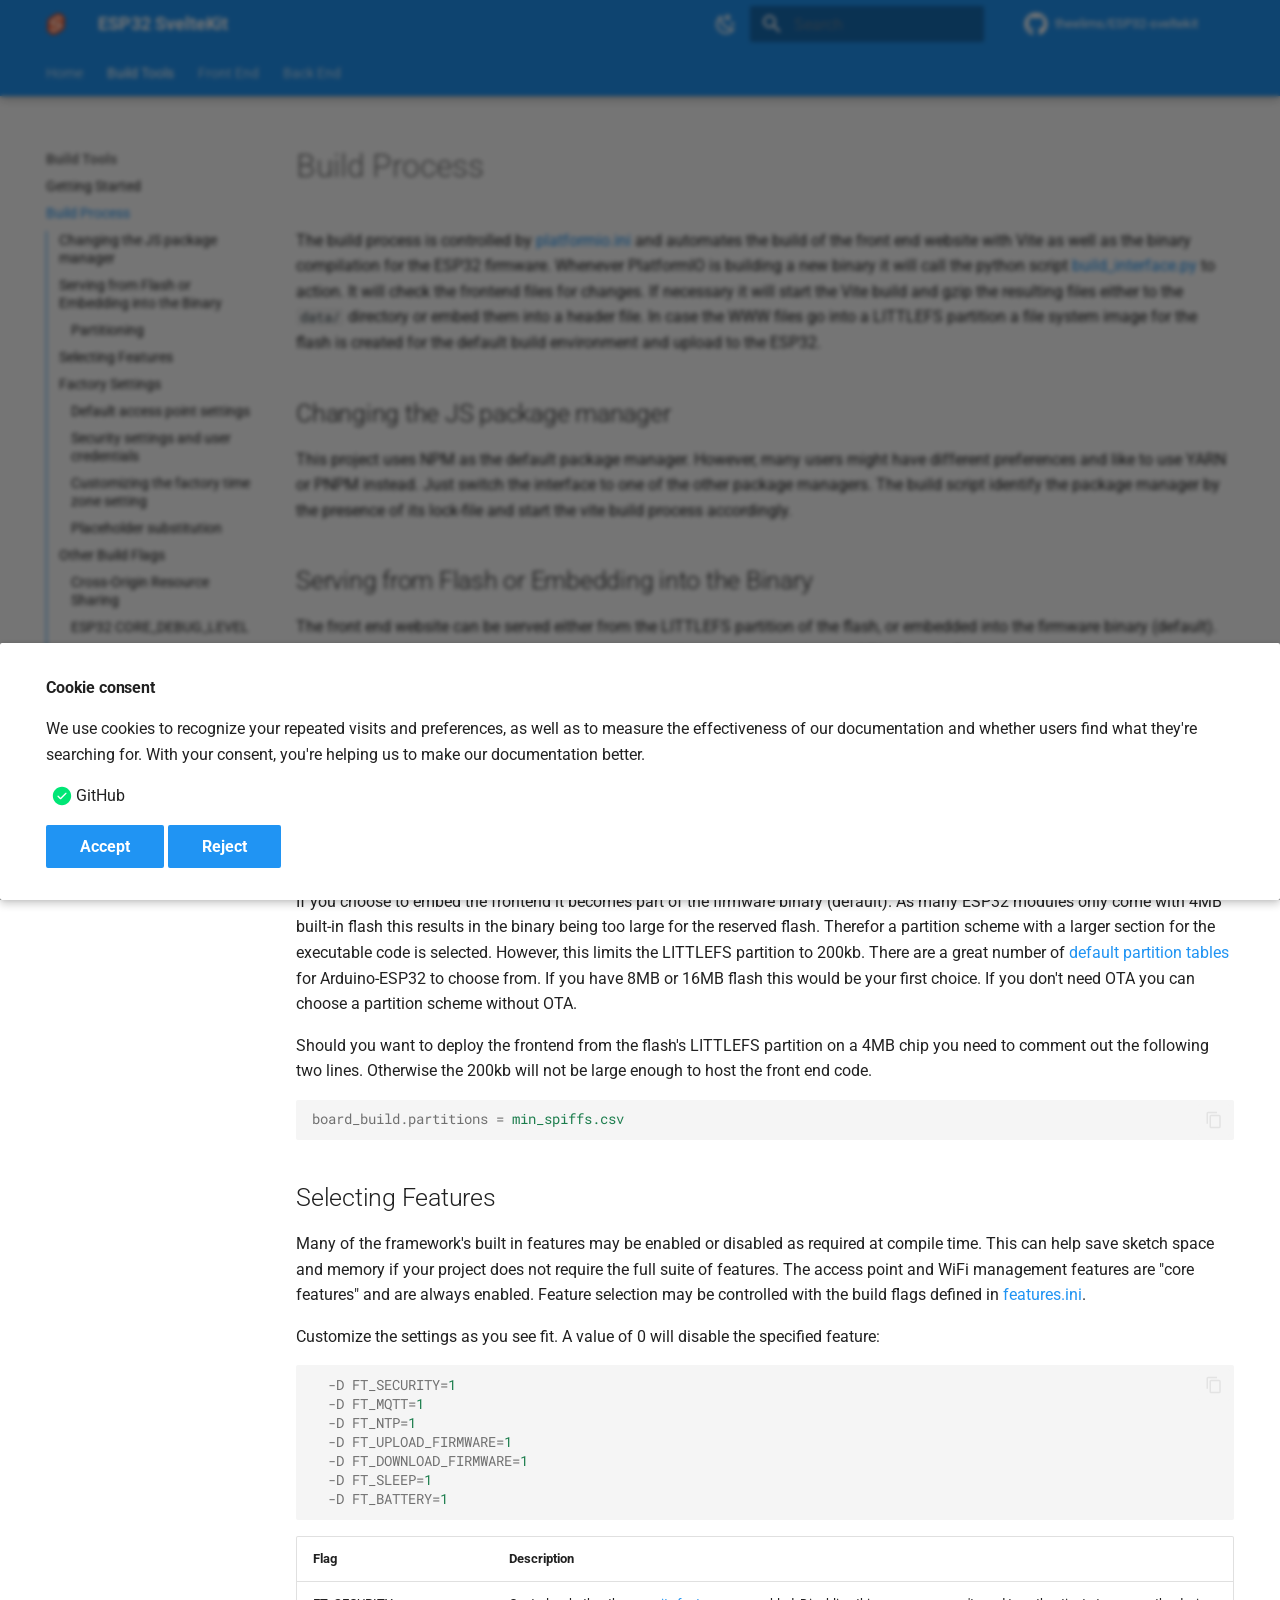
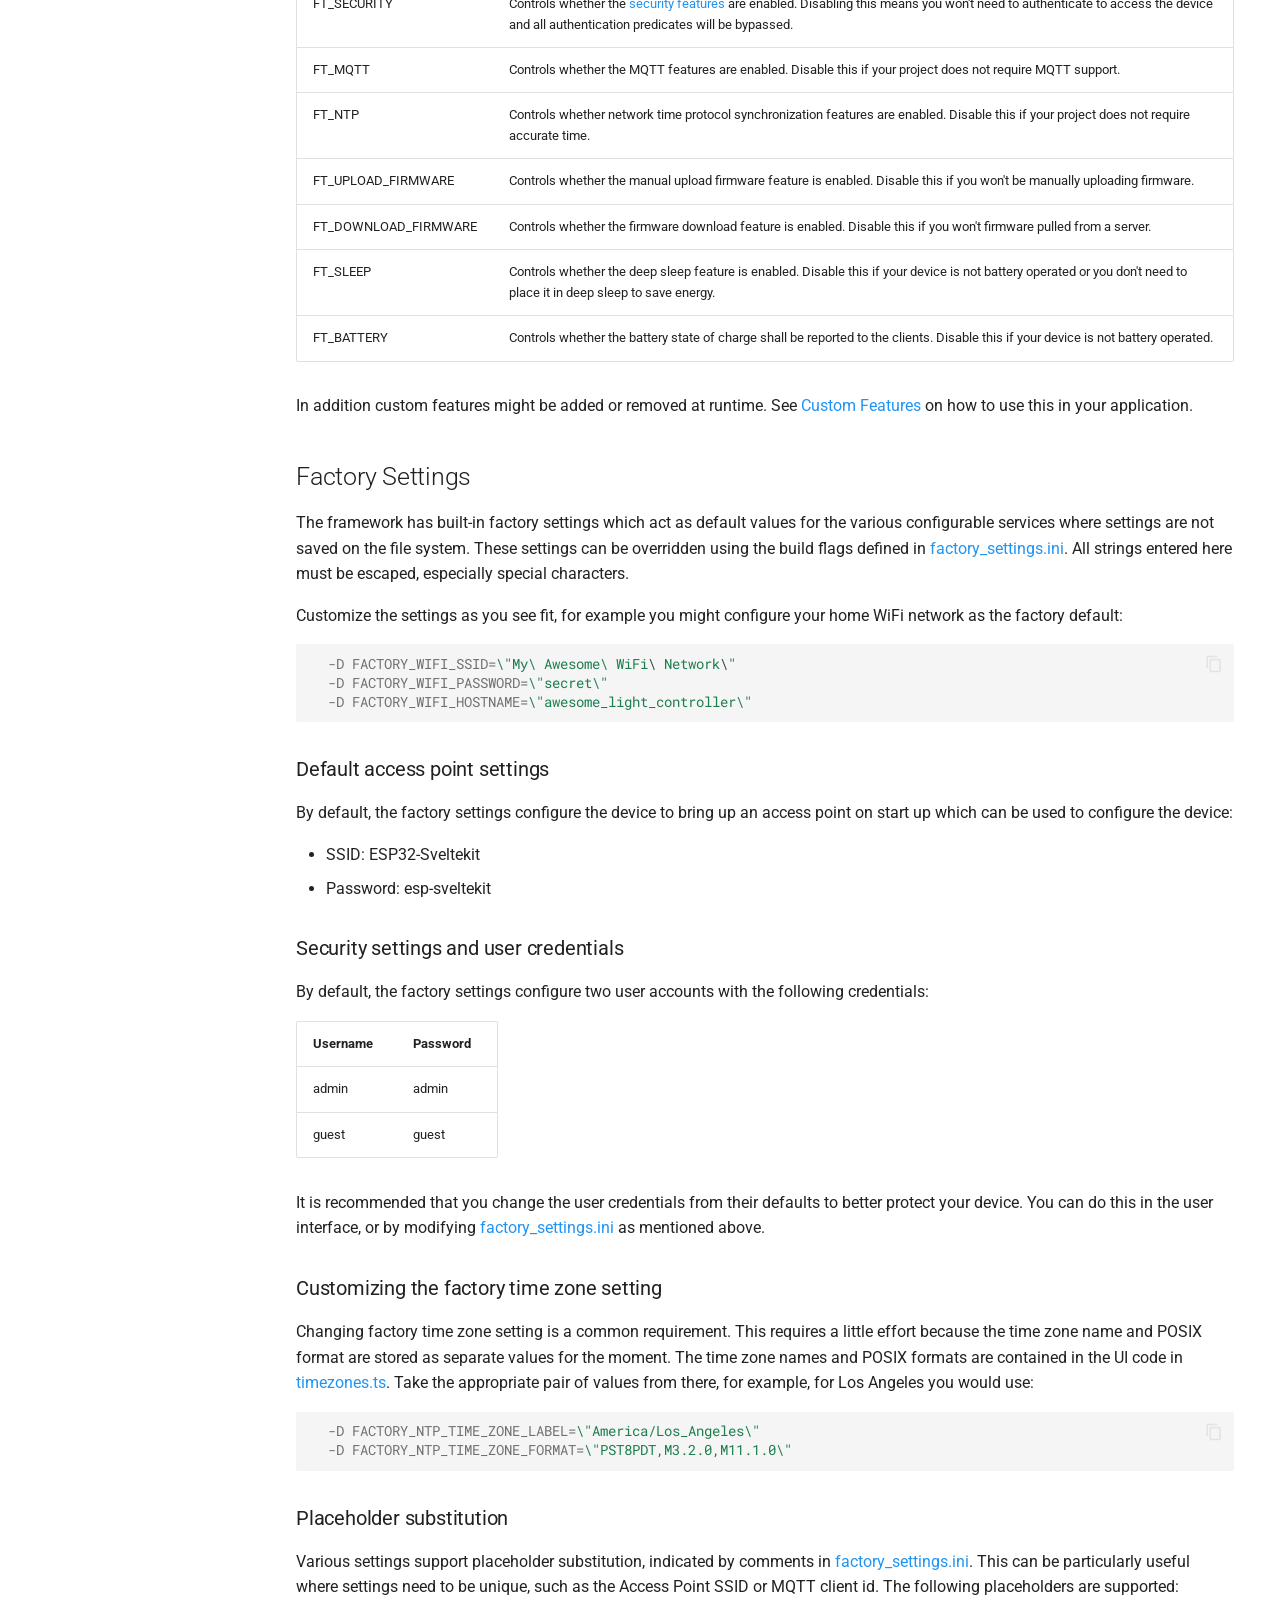
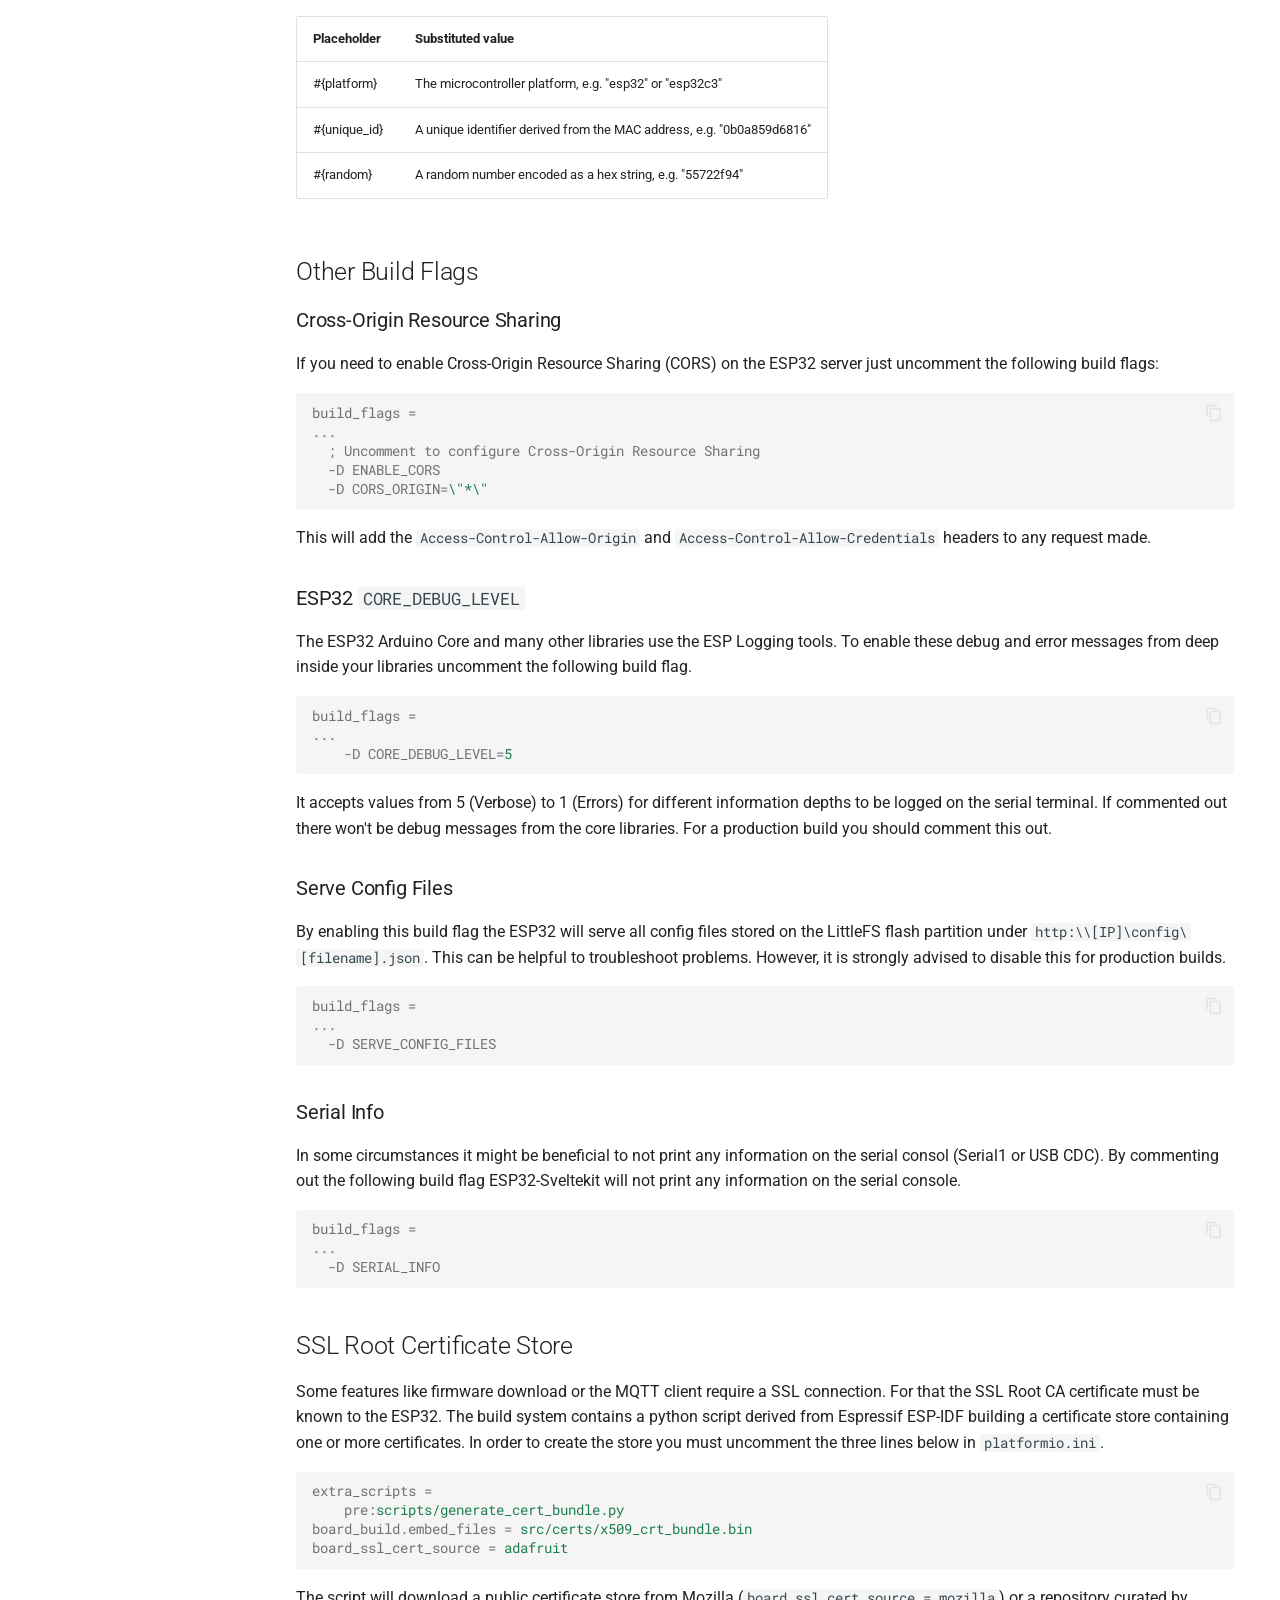
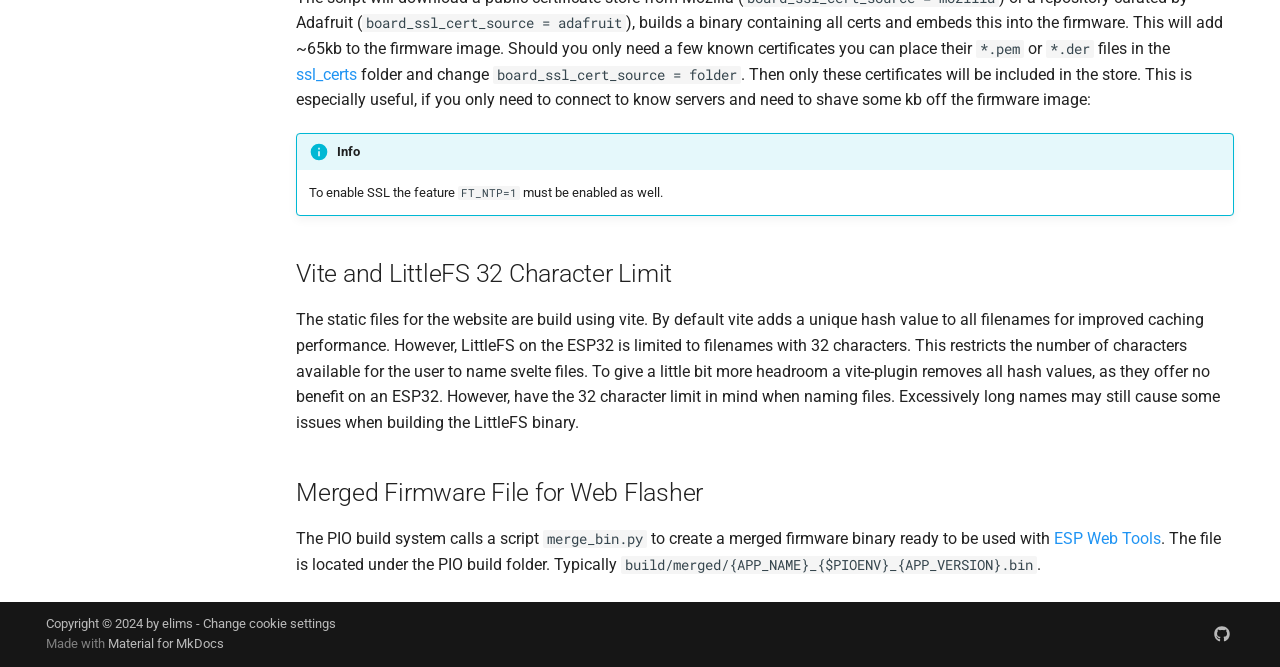
<file: buildprocess/index.html>
<!doctype html>
<html lang="en" class="no-js">
  <head>
    
      <meta charset="utf-8">
      <meta name="viewport" content="width=device-width,initial-scale=1">
      
        <meta name="description" content="A simple, secure and extensible framework for IoT projects on ESP32 platforms with responsive Sveltekit front-end built with TailwindCSS and DaisyUI.">
      
      
        <meta name="author" content="elims">
      
      
      
        <link rel="prev" href="../gettingstarted/">
      
      
        <link rel="next" href="../sveltekit/">
      
      
        
      
      
      <link rel="icon" href="../media/favicon.png">
      <meta name="generator" content="mkdocs-1.6.1, mkdocs-material-9.8.0">
    
    
      
        <title>Build Process - ESP32 SvelteKit</title>
      
    
    
      <link rel="stylesheet" href="../assets/stylesheets/main.57a0d79d.min.css">
      
        
        <link rel="stylesheet" href="../assets/stylesheets/palette.fb2fffe2.min.css">
      
      


    
    
      
    
    
      
        
        
        <link rel="preconnect" href="https://fonts.gstatic.com" crossorigin>
        <link rel="stylesheet" href="https://fonts.googleapis.com/css?family=Roboto:300,300i,400,400i,700,700i%7CRoboto+Mono:400,400i,700,700i&display=fallback">
        <style>:root{--md-text-font:"Roboto";--md-code-font:"Roboto Mono"}</style>
      
    
    
    <script>__md_scope=new URL("..",location),__md_hash=e=>[...e].reduce(((e,_)=>(e<<5)-e+_.charCodeAt(0)),0),__md_get=(e,_=localStorage,t=__md_scope)=>JSON.parse(_.getItem(t.pathname+"."+e)),__md_set=(e,_,t=localStorage,a=__md_scope)=>{try{t.setItem(a.pathname+"."+e,JSON.stringify(_))}catch(e){}}</script>
    
      

    
    
  </head>
  
  
    
    
      
    
    
    
    
    <body dir="ltr" data-md-color-scheme="default" data-md-color-primary="blue" data-md-color-accent="blue">
  
    
    <input class="md-toggle" data-md-toggle="drawer" type="checkbox" id="__drawer" autocomplete="off">
    <input class="md-toggle" data-md-toggle="search" type="checkbox" id="__search" autocomplete="off">
    <label class="md-overlay" for="__drawer"></label>
    <div data-md-component="skip">
      
        
        <a href="#build-process" class="md-skip">
          Skip to content
        </a>
      
    </div>
    <div data-md-component="announce">
      
    </div>
    
    
      

  

<header class="md-header md-header--shadow md-header--lifted" data-md-component="header">
  <nav class="md-header__inner md-grid" aria-label="Header">
    <a href=".." title="ESP32 SvelteKit" class="md-header__button md-logo" aria-label="ESP32 SvelteKit" data-md-component="logo">
      
  <img src="../media/svelte-logo.png" alt="logo">

    </a>
    <label class="md-header__button md-icon" for="__drawer">
      
      <svg xmlns="http://www.w3.org/2000/svg" viewBox="0 0 24 24"><path d="M3 6h18v2H3zm0 5h18v2H3zm0 5h18v2H3z"/></svg>
    </label>
    <div class="md-header__title" data-md-component="header-title">
      <div class="md-header__ellipsis">
        <div class="md-header__topic">
          <span class="md-ellipsis">
            ESP32 SvelteKit
          </span>
        </div>
        <div class="md-header__topic" data-md-component="header-topic">
          <span class="md-ellipsis">
            
              Build Process
            
          </span>
        </div>
      </div>
    </div>
    
      
        <form class="md-header__option" data-md-component="palette">
  
    
    
    
    <input class="md-option" data-md-color-media="(prefers-color-scheme: light)" data-md-color-scheme="default" data-md-color-primary="blue" data-md-color-accent="blue"  aria-label="Switch to dark mode"  type="radio" name="__palette" id="__palette_0">
    
      <label class="md-header__button md-icon" title="Switch to dark mode" for="__palette_1" hidden>
        <svg xmlns="http://www.w3.org/2000/svg" viewBox="0 0 24 24"><path d="m17.75 4.09-2.53 1.94.91 3.06-2.63-1.81-2.63 1.81.91-3.06-2.53-1.94L12.44 4l1.06-3 1.06 3zm3.5 6.91-1.64 1.25.59 1.98-1.7-1.17-1.7 1.17.59-1.98L15.75 11l2.06-.05L18.5 9l.69 1.95zm-2.28 4.95c.83-.08 1.72 1.1 1.19 1.85-.32.45-.66.87-1.08 1.27C15.17 23 8.84 23 4.94 19.07c-3.91-3.9-3.91-10.24 0-14.14.4-.4.82-.76 1.27-1.08.75-.53 1.93.36 1.85 1.19-.27 2.86.69 5.83 2.89 8.02a9.96 9.96 0 0 0 8.02 2.89m-1.64 2.02a12.08 12.08 0 0 1-7.8-3.47c-2.17-2.19-3.33-5-3.49-7.82-2.81 3.14-2.7 7.96.31 10.98 3.02 3.01 7.84 3.12 10.98.31"/></svg>
      </label>
    
  
    
    
    
    <input class="md-option" data-md-color-media="(prefers-color-scheme: dark)" data-md-color-scheme="slate" data-md-color-primary="indigo" data-md-color-accent="indigo"  aria-label="Switch to light mode"  type="radio" name="__palette" id="__palette_1">
    
      <label class="md-header__button md-icon" title="Switch to light mode" for="__palette_0" hidden>
        <svg xmlns="http://www.w3.org/2000/svg" viewBox="0 0 24 24"><path d="M12 7a5 5 0 0 1 5 5 5 5 0 0 1-5 5 5 5 0 0 1-5-5 5 5 0 0 1 5-5m0 2a3 3 0 0 0-3 3 3 3 0 0 0 3 3 3 3 0 0 0 3-3 3 3 0 0 0-3-3m0-7 2.39 3.42C13.65 5.15 12.84 5 12 5s-1.65.15-2.39.42zM3.34 7l4.16-.35A7.2 7.2 0 0 0 5.94 8.5c-.44.74-.69 1.5-.83 2.29zm.02 10 1.76-3.77a7.131 7.131 0 0 0 2.38 4.14zM20.65 7l-1.77 3.79a7.02 7.02 0 0 0-2.38-4.15zm-.01 10-4.14.36c.59-.51 1.12-1.14 1.54-1.86.42-.73.69-1.5.83-2.29zM12 22l-2.41-3.44c.74.27 1.55.44 2.41.44.82 0 1.63-.17 2.37-.44z"/></svg>
      </label>
    
  
</form>
      
    
    
      <script>var palette=__md_get("__palette");if(palette&&palette.color){if("(prefers-color-scheme)"===palette.color.media){var media=matchMedia("(prefers-color-scheme: light)"),input=document.querySelector(media.matches?"[data-md-color-media='(prefers-color-scheme: light)']":"[data-md-color-media='(prefers-color-scheme: dark)']");palette.color.media=input.getAttribute("data-md-color-media"),palette.color.scheme=input.getAttribute("data-md-color-scheme"),palette.color.primary=input.getAttribute("data-md-color-primary"),palette.color.accent=input.getAttribute("data-md-color-accent")}for(var[key,value]of Object.entries(palette.color))document.body.setAttribute("data-md-color-"+key,value)}</script>
    
    
    
      
      
        <label class="md-header__button md-icon" for="__search">
          
          <svg xmlns="http://www.w3.org/2000/svg" viewBox="0 0 24 24"><path d="M9.5 3A6.5 6.5 0 0 1 16 9.5c0 1.61-.59 3.09-1.56 4.23l.27.27h.79l5 5-1.5 1.5-5-5v-.79l-.27-.27A6.52 6.52 0 0 1 9.5 16 6.5 6.5 0 0 1 3 9.5 6.5 6.5 0 0 1 9.5 3m0 2C7 5 5 7 5 9.5S7 14 9.5 14 14 12 14 9.5 12 5 9.5 5"/></svg>
        </label>
        <div class="md-search" data-md-component="search" role="dialog">
  <label class="md-search__overlay" for="__search"></label>
  <div class="md-search__inner" role="search">
    <form class="md-search__form" name="search">
      <input type="text" class="md-search__input" name="query" aria-label="Search" placeholder="Search" autocapitalize="off" autocorrect="off" autocomplete="off" spellcheck="false" data-md-component="search-query" required>
      <label class="md-search__icon md-icon" for="__search">
        
        <svg xmlns="http://www.w3.org/2000/svg" viewBox="0 0 24 24"><path d="M9.5 3A6.5 6.5 0 0 1 16 9.5c0 1.61-.59 3.09-1.56 4.23l.27.27h.79l5 5-1.5 1.5-5-5v-.79l-.27-.27A6.52 6.52 0 0 1 9.5 16 6.5 6.5 0 0 1 3 9.5 6.5 6.5 0 0 1 9.5 3m0 2C7 5 5 7 5 9.5S7 14 9.5 14 14 12 14 9.5 12 5 9.5 5"/></svg>
        
        <svg xmlns="http://www.w3.org/2000/svg" viewBox="0 0 24 24"><path d="M20 11v2H8l5.5 5.5-1.42 1.42L4.16 12l7.92-7.92L13.5 5.5 8 11z"/></svg>
      </label>
      <nav class="md-search__options" aria-label="Search">
        
        <button type="reset" class="md-search__icon md-icon" title="Clear" aria-label="Clear" tabindex="-1">
          
          <svg xmlns="http://www.w3.org/2000/svg" viewBox="0 0 24 24"><path d="M19 6.41 17.59 5 12 10.59 6.41 5 5 6.41 10.59 12 5 17.59 6.41 19 12 13.41 17.59 19 19 17.59 13.41 12z"/></svg>
        </button>
      </nav>
      
    </form>
    <div class="md-search__output">
      <div class="md-search__scrollwrap" tabindex="0" data-md-scrollfix>
        <div class="md-search-result" data-md-component="search-result">
          <div class="md-search-result__meta">
            Initializing search
          </div>
          <ol class="md-search-result__list" role="presentation"></ol>
        </div>
      </div>
    </div>
  </div>
</div>
      
    
    
      <div class="md-header__source">
        <a href="https://github.com/theelims/ESP32-sveltekit" title="Go to repository" class="md-source" data-md-component="source">
  <div class="md-source__icon md-icon">
    
    <svg xmlns="http://www.w3.org/2000/svg" viewBox="0 0 512 512"><!--! Font Awesome Free 7.1.0 by @fontawesome - https://fontawesome.com License - https://fontawesome.com/license/free (Icons: CC BY 4.0, Fonts: SIL OFL 1.1, Code: MIT License) Copyright 2025 Fonticons, Inc.--><path d="M173.9 397.4c0 2-2.3 3.6-5.2 3.6-3.3.3-5.6-1.3-5.6-3.6 0-2 2.3-3.6 5.2-3.6 3-.3 5.6 1.3 5.6 3.6m-31.1-4.5c-.7 2 1.3 4.3 4.3 4.9 2.6 1 5.6 0 6.2-2s-1.3-4.3-4.3-5.2c-2.6-.7-5.5.3-6.2 2.3m44.2-1.7c-2.9.7-4.9 2.6-4.6 4.9.3 2 2.9 3.3 5.9 2.6 2.9-.7 4.9-2.6 4.6-4.6-.3-1.9-3-3.2-5.9-2.9M252.8 8C114.1 8 8 113.3 8 252c0 110.9 69.8 205.8 169.5 239.2 12.8 2.3 17.3-5.6 17.3-12.1 0-6.2-.3-40.4-.3-61.4 0 0-70 15-84.7-29.8 0 0-11.4-29.1-27.8-36.6 0 0-22.9-15.7 1.6-15.4 0 0 24.9 2 38.6 25.8 21.9 38.6 58.6 27.5 72.9 20.9 2.3-16 8.8-27.1 16-33.7-55.9-6.2-112.3-14.3-112.3-110.5 0-27.5 7.6-41.3 23.6-58.9-2.6-6.5-11.1-33.3 2.6-67.9 20.9-6.5 69 27 69 27 20-5.6 41.5-8.5 62.8-8.5s42.8 2.9 62.8 8.5c0 0 48.1-33.6 69-27 13.7 34.7 5.2 61.4 2.6 67.9 16 17.7 25.8 31.5 25.8 58.9 0 96.5-58.9 104.2-114.8 110.5 9.2 7.9 17 22.9 17 46.4 0 33.7-.3 75.4-.3 83.6 0 6.5 4.6 14.4 17.3 12.1C436.2 457.8 504 362.9 504 252 504 113.3 391.5 8 252.8 8M105.2 352.9c-1.3 1-1 3.3.7 5.2 1.6 1.6 3.9 2.3 5.2 1 1.3-1 1-3.3-.7-5.2-1.6-1.6-3.9-2.3-5.2-1m-10.8-8.1c-.7 1.3.3 2.9 2.3 3.9 1.6 1 3.6.7 4.3-.7.7-1.3-.3-2.9-2.3-3.9-2-.6-3.6-.3-4.3.7m32.4 35.6c-1.6 1.3-1 4.3 1.3 6.2 2.3 2.3 5.2 2.6 6.5 1 1.3-1.3.7-4.3-1.3-6.2-2.2-2.3-5.2-2.6-6.5-1m-11.4-14.7c-1.6 1-1.6 3.6 0 5.9s4.3 3.3 5.6 2.3c1.6-1.3 1.6-3.9 0-6.2-1.4-2.3-4-3.3-5.6-2"/></svg>
  </div>
  <div class="md-source__repository">
    theelims/ESP32-sveltekit
  </div>
</a>
      </div>
    
  </nav>
  
    
      
<nav class="md-tabs" aria-label="Tabs" data-md-component="tabs">
  <div class="md-grid">
    <ul class="md-tabs__list">
      
        
  
  
  
  
    <li class="md-tabs__item">
      <a href=".." class="md-tabs__link">
        
  
  
    
  
  Home

      </a>
    </li>
  

      
        
  
  
  
    
  
  
    
    
      <li class="md-tabs__item md-tabs__item--active">
        <a href="../gettingstarted/" class="md-tabs__link">
          
  
  
  Build Tools

        </a>
      </li>
    
  

      
        
  
  
  
  
    
    
      <li class="md-tabs__item">
        <a href="../sveltekit/" class="md-tabs__link">
          
  
  
  Front End

        </a>
      </li>
    
  

      
        
  
  
  
  
    
    
      <li class="md-tabs__item">
        <a href="../statefulservice/" class="md-tabs__link">
          
  
  
  Back End

        </a>
      </li>
    
  

      
    </ul>
  </div>
</nav>
    
  
</header>
    
    <div class="md-container" data-md-component="container">
      
      
        
      
      <main class="md-main" data-md-component="main">
        <div class="md-main__inner md-grid">
          
            
              
              <div class="md-sidebar md-sidebar--primary" data-md-component="sidebar" data-md-type="navigation" >
                <div class="md-sidebar__scrollwrap">
                  <div class="md-sidebar__inner">
                    


  


  

<nav class="md-nav md-nav--primary md-nav--lifted md-nav--integrated" aria-label="Navigation" data-md-level="0">
  <label class="md-nav__title" for="__drawer">
    <a href=".." title="ESP32 SvelteKit" class="md-nav__button md-logo" aria-label="ESP32 SvelteKit" data-md-component="logo">
      
  <img src="../media/svelte-logo.png" alt="logo">

    </a>
    ESP32 SvelteKit
  </label>
  
    <div class="md-nav__source">
      <a href="https://github.com/theelims/ESP32-sveltekit" title="Go to repository" class="md-source" data-md-component="source">
  <div class="md-source__icon md-icon">
    
    <svg xmlns="http://www.w3.org/2000/svg" viewBox="0 0 512 512"><!--! Font Awesome Free 7.1.0 by @fontawesome - https://fontawesome.com License - https://fontawesome.com/license/free (Icons: CC BY 4.0, Fonts: SIL OFL 1.1, Code: MIT License) Copyright 2025 Fonticons, Inc.--><path d="M173.9 397.4c0 2-2.3 3.6-5.2 3.6-3.3.3-5.6-1.3-5.6-3.6 0-2 2.3-3.6 5.2-3.6 3-.3 5.6 1.3 5.6 3.6m-31.1-4.5c-.7 2 1.3 4.3 4.3 4.9 2.6 1 5.6 0 6.2-2s-1.3-4.3-4.3-5.2c-2.6-.7-5.5.3-6.2 2.3m44.2-1.7c-2.9.7-4.9 2.6-4.6 4.9.3 2 2.9 3.3 5.9 2.6 2.9-.7 4.9-2.6 4.6-4.6-.3-1.9-3-3.2-5.9-2.9M252.8 8C114.1 8 8 113.3 8 252c0 110.9 69.8 205.8 169.5 239.2 12.8 2.3 17.3-5.6 17.3-12.1 0-6.2-.3-40.4-.3-61.4 0 0-70 15-84.7-29.8 0 0-11.4-29.1-27.8-36.6 0 0-22.9-15.7 1.6-15.4 0 0 24.9 2 38.6 25.8 21.9 38.6 58.6 27.5 72.9 20.9 2.3-16 8.8-27.1 16-33.7-55.9-6.2-112.3-14.3-112.3-110.5 0-27.5 7.6-41.3 23.6-58.9-2.6-6.5-11.1-33.3 2.6-67.9 20.9-6.5 69 27 69 27 20-5.6 41.5-8.5 62.8-8.5s42.8 2.9 62.8 8.5c0 0 48.1-33.6 69-27 13.7 34.7 5.2 61.4 2.6 67.9 16 17.7 25.8 31.5 25.8 58.9 0 96.5-58.9 104.2-114.8 110.5 9.2 7.9 17 22.9 17 46.4 0 33.7-.3 75.4-.3 83.6 0 6.5 4.6 14.4 17.3 12.1C436.2 457.8 504 362.9 504 252 504 113.3 391.5 8 252.8 8M105.2 352.9c-1.3 1-1 3.3.7 5.2 1.6 1.6 3.9 2.3 5.2 1 1.3-1 1-3.3-.7-5.2-1.6-1.6-3.9-2.3-5.2-1m-10.8-8.1c-.7 1.3.3 2.9 2.3 3.9 1.6 1 3.6.7 4.3-.7.7-1.3-.3-2.9-2.3-3.9-2-.6-3.6-.3-4.3.7m32.4 35.6c-1.6 1.3-1 4.3 1.3 6.2 2.3 2.3 5.2 2.6 6.5 1 1.3-1.3.7-4.3-1.3-6.2-2.2-2.3-5.2-2.6-6.5-1m-11.4-14.7c-1.6 1-1.6 3.6 0 5.9s4.3 3.3 5.6 2.3c1.6-1.3 1.6-3.9 0-6.2-1.4-2.3-4-3.3-5.6-2"/></svg>
  </div>
  <div class="md-source__repository">
    theelims/ESP32-sveltekit
  </div>
</a>
    </div>
  
  <ul class="md-nav__list" data-md-scrollfix>
    
      
      
  
  
  
  
    <li class="md-nav__item">
      <a href=".." class="md-nav__link">
        
  
  
  <span class="md-ellipsis">
    
  
    Home
  

    
  </span>
  
  

      </a>
    </li>
  

    
      
      
  
  
    
  
  
  
    
    
    
    
      
        
        
      
      
        
      
    
    
    <li class="md-nav__item md-nav__item--active md-nav__item--section md-nav__item--nested">
      
        
        
        <input class="md-nav__toggle md-toggle " type="checkbox" id="__nav_2" checked>
        
          
          <label class="md-nav__link" for="__nav_2" id="__nav_2_label" tabindex="">
            
  
  
  <span class="md-ellipsis">
    
  
    Build Tools
  

    
  </span>
  
  

            <span class="md-nav__icon md-icon"></span>
          </label>
        
        <nav class="md-nav" data-md-level="1" aria-labelledby="__nav_2_label" aria-expanded="true">
          <label class="md-nav__title" for="__nav_2">
            <span class="md-nav__icon md-icon"></span>
            
  
    Build Tools
  

          </label>
          <ul class="md-nav__list" data-md-scrollfix>
            
              
                
  
  
  
  
    <li class="md-nav__item">
      <a href="../gettingstarted/" class="md-nav__link">
        
  
  
  <span class="md-ellipsis">
    
  
    Getting Started
  

    
  </span>
  
  

      </a>
    </li>
  

              
            
              
                
  
  
    
  
  
  
    <li class="md-nav__item md-nav__item--active">
      
      <input class="md-nav__toggle md-toggle" type="checkbox" id="__toc">
      
      
        
      
      
        <label class="md-nav__link md-nav__link--active" for="__toc">
          
  
  
  <span class="md-ellipsis">
    
  
    Build Process
  

    
  </span>
  
  

          <span class="md-nav__icon md-icon"></span>
        </label>
      
      <a href="./" class="md-nav__link md-nav__link--active">
        
  
  
  <span class="md-ellipsis">
    
  
    Build Process
  

    
  </span>
  
  

      </a>
      
        

<nav class="md-nav md-nav--secondary" aria-label="Table of contents">
  
  
  
    
  
  
    <label class="md-nav__title" for="__toc">
      <span class="md-nav__icon md-icon"></span>
      Table of contents
    </label>
    <ul class="md-nav__list" data-md-component="toc" data-md-scrollfix>
      
        <li class="md-nav__item">
  <a href="#changing-the-js-package-manager" class="md-nav__link">
    <span class="md-ellipsis">
      
        Changing the JS package manager
      
    </span>
  </a>
  
</li>
      
        <li class="md-nav__item">
  <a href="#serving-from-flash-or-embedding-into-the-binary" class="md-nav__link">
    <span class="md-ellipsis">
      
        Serving from Flash or Embedding into the Binary
      
    </span>
  </a>
  
    <nav class="md-nav" aria-label="Serving from Flash or Embedding into the Binary">
      <ul class="md-nav__list">
        
          <li class="md-nav__item">
  <a href="#partitioning" class="md-nav__link">
    <span class="md-ellipsis">
      
        Partitioning
      
    </span>
  </a>
  
</li>
        
      </ul>
    </nav>
  
</li>
      
        <li class="md-nav__item">
  <a href="#selecting-features" class="md-nav__link">
    <span class="md-ellipsis">
      
        Selecting Features
      
    </span>
  </a>
  
</li>
      
        <li class="md-nav__item">
  <a href="#factory-settings" class="md-nav__link">
    <span class="md-ellipsis">
      
        Factory Settings
      
    </span>
  </a>
  
    <nav class="md-nav" aria-label="Factory Settings">
      <ul class="md-nav__list">
        
          <li class="md-nav__item">
  <a href="#default-access-point-settings" class="md-nav__link">
    <span class="md-ellipsis">
      
        Default access point settings
      
    </span>
  </a>
  
</li>
        
          <li class="md-nav__item">
  <a href="#security-settings-and-user-credentials" class="md-nav__link">
    <span class="md-ellipsis">
      
        Security settings and user credentials
      
    </span>
  </a>
  
</li>
        
          <li class="md-nav__item">
  <a href="#customizing-the-factory-time-zone-setting" class="md-nav__link">
    <span class="md-ellipsis">
      
        Customizing the factory time zone setting
      
    </span>
  </a>
  
</li>
        
          <li class="md-nav__item">
  <a href="#placeholder-substitution" class="md-nav__link">
    <span class="md-ellipsis">
      
        Placeholder substitution
      
    </span>
  </a>
  
</li>
        
      </ul>
    </nav>
  
</li>
      
        <li class="md-nav__item">
  <a href="#other-build-flags" class="md-nav__link">
    <span class="md-ellipsis">
      
        Other Build Flags
      
    </span>
  </a>
  
    <nav class="md-nav" aria-label="Other Build Flags">
      <ul class="md-nav__list">
        
          <li class="md-nav__item">
  <a href="#cross-origin-resource-sharing" class="md-nav__link">
    <span class="md-ellipsis">
      
        Cross-Origin Resource Sharing
      
    </span>
  </a>
  
</li>
        
          <li class="md-nav__item">
  <a href="#esp32-core_debug_level" class="md-nav__link">
    <span class="md-ellipsis">
      
        ESP32 CORE_DEBUG_LEVEL
      
    </span>
  </a>
  
</li>
        
          <li class="md-nav__item">
  <a href="#serve-config-files" class="md-nav__link">
    <span class="md-ellipsis">
      
        Serve Config Files
      
    </span>
  </a>
  
</li>
        
          <li class="md-nav__item">
  <a href="#serial-info" class="md-nav__link">
    <span class="md-ellipsis">
      
        Serial Info
      
    </span>
  </a>
  
</li>
        
      </ul>
    </nav>
  
</li>
      
        <li class="md-nav__item">
  <a href="#ssl-root-certificate-store" class="md-nav__link">
    <span class="md-ellipsis">
      
        SSL Root Certificate Store
      
    </span>
  </a>
  
</li>
      
        <li class="md-nav__item">
  <a href="#vite-and-littlefs-32-character-limit" class="md-nav__link">
    <span class="md-ellipsis">
      
        Vite and LittleFS 32 Character Limit
      
    </span>
  </a>
  
</li>
      
        <li class="md-nav__item">
  <a href="#merged-firmware-file-for-web-flasher" class="md-nav__link">
    <span class="md-ellipsis">
      
        Merged Firmware File for Web Flasher
      
    </span>
  </a>
  
</li>
      
    </ul>
  
</nav>
      
    </li>
  

              
            
          </ul>
        </nav>
      
    </li>
  

    
      
      
  
  
  
  
    
    
    
    
      
      
        
      
    
    
    <li class="md-nav__item md-nav__item--nested">
      
        
        
          
        
        <input class="md-nav__toggle md-toggle md-toggle--indeterminate" type="checkbox" id="__nav_3" >
        
          
          <label class="md-nav__link" for="__nav_3" id="__nav_3_label" tabindex="0">
            
  
  
  <span class="md-ellipsis">
    
  
    Front End
  

    
  </span>
  
  

            <span class="md-nav__icon md-icon"></span>
          </label>
        
        <nav class="md-nav" data-md-level="1" aria-labelledby="__nav_3_label" aria-expanded="false">
          <label class="md-nav__title" for="__nav_3">
            <span class="md-nav__icon md-icon"></span>
            
  
    Front End
  

          </label>
          <ul class="md-nav__list" data-md-scrollfix>
            
              
                
  
  
  
  
    <li class="md-nav__item">
      <a href="../sveltekit/" class="md-nav__link">
        
  
  
  <span class="md-ellipsis">
    
  
    Getting Started with SvelteKit
  

    
  </span>
  
  

      </a>
    </li>
  

              
            
              
                
  
  
  
  
    <li class="md-nav__item">
      <a href="../structure/" class="md-nav__link">
        
  
  
  <span class="md-ellipsis">
    
  
    Customizing the Front End
  

    
  </span>
  
  

      </a>
    </li>
  

              
            
              
                
  
  
  
  
    <li class="md-nav__item">
      <a href="../stores/" class="md-nav__link">
        
  
  
  <span class="md-ellipsis">
    
  
    Stores
  

    
  </span>
  
  

      </a>
    </li>
  

              
            
              
                
  
  
  
  
    <li class="md-nav__item">
      <a href="../components/" class="md-nav__link">
        
  
  
  <span class="md-ellipsis">
    
  
    Components
  

    
  </span>
  
  

      </a>
    </li>
  

              
            
          </ul>
        </nav>
      
    </li>
  

    
      
      
  
  
  
  
    
    
    
    
      
      
        
      
    
    
    <li class="md-nav__item md-nav__item--nested">
      
        
        
          
        
        <input class="md-nav__toggle md-toggle md-toggle--indeterminate" type="checkbox" id="__nav_4" >
        
          
          <label class="md-nav__link" for="__nav_4" id="__nav_4_label" tabindex="0">
            
  
  
  <span class="md-ellipsis">
    
  
    Back End
  

    
  </span>
  
  

            <span class="md-nav__icon md-icon"></span>
          </label>
        
        <nav class="md-nav" data-md-level="1" aria-labelledby="__nav_4_label" aria-expanded="false">
          <label class="md-nav__title" for="__nav_4">
            <span class="md-nav__icon md-icon"></span>
            
  
    Back End
  

          </label>
          <ul class="md-nav__list" data-md-scrollfix>
            
              
                
  
  
  
  
    <li class="md-nav__item">
      <a href="../statefulservice/" class="md-nav__link">
        
  
  
  <span class="md-ellipsis">
    
  
    Developing with the Framework
  

    
  </span>
  
  

      </a>
    </li>
  

              
            
              
                
  
  
  
  
    <li class="md-nav__item">
      <a href="../restfulapi/" class="md-nav__link">
        
  
  
  <span class="md-ellipsis">
    
  
    RESTful API
  

    
  </span>
  
  

      </a>
    </li>
  

              
            
          </ul>
        </nav>
      
    </li>
  

    
  </ul>
</nav>
                  </div>
                </div>
              </div>
            
            
          
          
            <div class="md-content" data-md-component="content">
              
              <article class="md-content__inner md-typeset">
                
                  


  
  


<h1 id="build-process">Build Process</h1>
<p>The build process is controlled by <a href="https://github.com/theelims/ESP32-sveltekit/platformio.ini">platformio.ini</a> and automates the build of the front end website with Vite as well as the binary compilation for the ESP32 firmware. Whenever PlatformIO is building a new binary it will call the python script <a href="https://github.com/theelims/ESP32-sveltekit/scripts/build_interface.py">build_interface.py</a> to action. It will check the frontend files for changes. If necessary it will start the Vite build and gzip the resulting files either to the <code>data/</code> directory or embed them into a header file. In case the WWW files go into a LITTLEFS partition a file system image for the flash is created for the default build environment and upload to the ESP32.</p>
<h2 id="changing-the-js-package-manager">Changing the JS package manager</h2>
<p>This project uses NPM as the default package manager. However, many users might have different preferences and like to use YARN or PNPM instead. Just switch the interface to one of the other package managers. The build script identify the package manager by the presence of its lock-file and start the vite build process accordingly.</p>
<h2 id="serving-from-flash-or-embedding-into-the-binary">Serving from Flash or Embedding into the Binary</h2>
<p>The front end website can be served either from the LITTLEFS partition of the flash, or embedded into the firmware binary (default). Later has the advantage that only one binary needs to be distributed easing the OTA process. Further more this is desirable if you like to preserve the settings stored in the LITTLEFS partition, or have other files there that need to survive a firmware update. To serve from the LITTLEFS partition instead please comment the following build flag out:</p>
<div class="highlight"><pre><span></span><code><span class="na">build_flags</span><span class="w"> </span><span class="o">=</span>
<span class="w">    </span><span class="na">...</span>
<span class="w">    </span><span class="na">-D EMBED_WWW</span>
</code></pre></div>
<h3 id="partitioning">Partitioning</h3>
<p>If you choose to embed the frontend it becomes part of the firmware binary (default). As many ESP32 modules only come with 4MB built-in flash this results in the binary being too large for the reserved flash. Therefor a partition scheme with a larger section for the executable code is selected. However, this limits the LITTLEFS partition to 200kb. There are a great number of <a href="https://github.com/espressif/arduino-esp32/tree/master/tools/partitions">default partition tables</a> for Arduino-ESP32 to choose from. If you have 8MB or 16MB flash this would be your first choice. If you don't need OTA you can choose a partition scheme without OTA.</p>
<p>Should you want to deploy the frontend from the flash's LITTLEFS partition on a 4MB chip you need to comment out the following two lines. Otherwise the 200kb will not be large enough to host the front end code.</p>
<div class="highlight"><pre><span></span><code><span class="na">board_build.partitions</span><span class="w"> </span><span class="o">=</span><span class="w"> </span><span class="s">min_spiffs.csv</span>
</code></pre></div>
<h2 id="selecting-features">Selecting Features</h2>
<p>Many of the framework's built in features may be enabled or disabled as required at compile time. This can help save sketch space and memory if your project does not require the full suite of features. The access point and WiFi management features are "core features" and are always enabled. Feature selection may be controlled with the build flags defined in <a href="https://github.com/theelims/ESP32-sveltekit/blob/main/features.ini">features.ini</a>.</p>
<p>Customize the settings as you see fit. A value of 0 will disable the specified feature:</p>
<div class="highlight"><pre><span></span><code><span class="w">  </span><span class="na">-D FT_SECURITY</span><span class="o">=</span><span class="s">1</span>
<span class="w">  </span><span class="na">-D FT_MQTT</span><span class="o">=</span><span class="s">1</span>
<span class="w">  </span><span class="na">-D FT_NTP</span><span class="o">=</span><span class="s">1</span>
<span class="w">  </span><span class="na">-D FT_UPLOAD_FIRMWARE</span><span class="o">=</span><span class="s">1</span>
<span class="w">  </span><span class="na">-D FT_DOWNLOAD_FIRMWARE</span><span class="o">=</span><span class="s">1</span>
<span class="w">  </span><span class="na">-D FT_SLEEP</span><span class="o">=</span><span class="s">1</span>
<span class="w">  </span><span class="na">-D FT_BATTERY</span><span class="o">=</span><span class="s">1</span>
</code></pre></div>
<table>
<thead>
<tr>
<th>Flag</th>
<th>Description</th>
</tr>
</thead>
<tbody>
<tr>
<td>FT_SECURITY</td>
<td>Controls whether the <a href="../statefulservice/#security-features">security features</a> are enabled. Disabling this means you won't need to authenticate to access the device and all authentication predicates will be bypassed.</td>
</tr>
<tr>
<td>FT_MQTT</td>
<td>Controls whether the MQTT features are enabled. Disable this if your project does not require MQTT support.</td>
</tr>
<tr>
<td>FT_NTP</td>
<td>Controls whether network time protocol synchronization features are enabled. Disable this if your project does not require accurate time.</td>
</tr>
<tr>
<td>FT_UPLOAD_FIRMWARE</td>
<td>Controls whether the manual upload firmware feature is enabled. Disable this if you won't be manually uploading firmware.</td>
</tr>
<tr>
<td>FT_DOWNLOAD_FIRMWARE</td>
<td>Controls whether the firmware download feature is enabled. Disable this if you won't firmware pulled from a server.</td>
</tr>
<tr>
<td>FT_SLEEP</td>
<td>Controls whether the deep sleep feature is enabled. Disable this if your device is not battery operated or you don't need to place it in deep sleep to save energy.</td>
</tr>
<tr>
<td>FT_BATTERY</td>
<td>Controls whether the battery state of charge shall be reported to the clients. Disable this if your device is not battery operated.</td>
</tr>
</tbody>
</table>
<p>In addition custom features might be added or removed at runtime. See <a href="../statefulservice/#custom-features">Custom Features</a> on how to use this in your application.</p>
<h2 id="factory-settings">Factory Settings</h2>
<p>The framework has built-in factory settings which act as default values for the various configurable services where settings are not saved on the file system. These settings can be overridden using the build flags defined in <a href="https://github.com/theelims/ESP32-sveltekit/blob/main/factory_settings.ini">factory_settings.ini</a>. All strings entered here must be escaped, especially special characters.</p>
<p>Customize the settings as you see fit, for example you might configure your home WiFi network as the factory default:</p>
<div class="highlight"><pre><span></span><code><span class="w">  </span><span class="na">-D FACTORY_WIFI_SSID</span><span class="o">=</span><span class="s">\"My\ Awesome\ WiFi</span>\<span class="w"> </span><span class="s">Network</span>\<span class="s">"</span>
<span class="w">  </span><span class="na">-D FACTORY_WIFI_PASSWORD</span><span class="o">=</span><span class="s">\"secret\"</span>
<span class="w">  </span><span class="na">-D FACTORY_WIFI_HOSTNAME</span><span class="o">=</span><span class="s">\"awesome_light_controller\"</span>
</code></pre></div>
<h3 id="default-access-point-settings">Default access point settings</h3>
<p>By default, the factory settings configure the device to bring up an access point on start up which can be used to configure the device:</p>
<ul>
<li>SSID: ESP32-Sveltekit</li>
<li>Password: esp-sveltekit</li>
</ul>
<h3 id="security-settings-and-user-credentials">Security settings and user credentials</h3>
<p>By default, the factory settings configure two user accounts with the following credentials:</p>
<table>
<thead>
<tr>
<th>Username</th>
<th>Password</th>
</tr>
</thead>
<tbody>
<tr>
<td>admin</td>
<td>admin</td>
</tr>
<tr>
<td>guest</td>
<td>guest</td>
</tr>
</tbody>
</table>
<p>It is recommended that you change the user credentials from their defaults to better protect your device. You can do this in the user interface, or by modifying <a href="https://github.com/theelims/ESP32-sveltekit/blob/main/factory_settings.ini">factory_settings.ini</a> as mentioned above.</p>
<h3 id="customizing-the-factory-time-zone-setting">Customizing the factory time zone setting</h3>
<p>Changing factory time zone setting is a common requirement. This requires a little effort because the time zone name and POSIX format are stored as separate values for the moment. The time zone names and POSIX formats are contained in the UI code in <a href="https://github.com/theelims/ESP32-sveltekit/blob/main/interface/src/routes/connections/timezones.ts">timezones.ts</a>. Take the appropriate pair of values from there, for example, for Los Angeles you would use:</p>
<div class="highlight"><pre><span></span><code><span class="w">  </span><span class="na">-D FACTORY_NTP_TIME_ZONE_LABEL</span><span class="o">=</span><span class="s">\"America/Los_Angeles\"</span>
<span class="w">  </span><span class="na">-D FACTORY_NTP_TIME_ZONE_FORMAT</span><span class="o">=</span><span class="s">\"PST8PDT,M3.2.0,M11.1.0\"</span>
</code></pre></div>
<h3 id="placeholder-substitution">Placeholder substitution</h3>
<p>Various settings support placeholder substitution, indicated by comments in <a href="https://github.com/theelims/ESP32-sveltekit/blob/main/factory_settings.ini">factory_settings.ini</a>. This can be particularly useful where settings need to be unique, such as the Access Point SSID or MQTT client id. The following placeholders are supported:</p>
<table>
<thead>
<tr>
<th>Placeholder</th>
<th>Substituted value</th>
</tr>
</thead>
<tbody>
<tr>
<td>#{platform}</td>
<td>The microcontroller platform, e.g. "esp32" or "esp32c3"</td>
</tr>
<tr>
<td>#{unique_id}</td>
<td>A unique identifier derived from the MAC address, e.g. "0b0a859d6816"</td>
</tr>
<tr>
<td>#{random}</td>
<td>A random number encoded as a hex string, e.g. "55722f94"</td>
</tr>
</tbody>
</table>
<h2 id="other-build-flags">Other Build Flags</h2>
<h3 id="cross-origin-resource-sharing">Cross-Origin Resource Sharing</h3>
<p>If you need to enable Cross-Origin Resource Sharing (CORS) on the ESP32 server just uncomment the following build flags:</p>
<div class="highlight"><pre><span></span><code><span class="na">build_flags</span><span class="w"> </span><span class="o">=</span>
<span class="na">...</span>
<span class="w">  </span><span class="c1">; Uncomment to configure Cross-Origin Resource Sharing</span>
<span class="w">  </span><span class="na">-D ENABLE_CORS</span>
<span class="w">  </span><span class="na">-D CORS_ORIGIN</span><span class="o">=</span><span class="s">\"*\"</span>
</code></pre></div>
<p>This will add the <code>Access-Control-Allow-Origin</code> and <code>Access-Control-Allow-Credentials</code> headers to any request made.</p>
<h3 id="esp32-core_debug_level">ESP32 <code>CORE_DEBUG_LEVEL</code></h3>
<p>The ESP32 Arduino Core and many other libraries use the ESP Logging tools. To enable these debug and error messages from deep inside your libraries uncomment the following build flag.</p>
<div class="highlight"><pre><span></span><code><span class="na">build_flags</span><span class="w"> </span><span class="o">=</span>
<span class="na">...</span>
<span class="w">    </span><span class="na">-D CORE_DEBUG_LEVEL</span><span class="o">=</span><span class="s">5</span>
</code></pre></div>
<p>It accepts values from 5 (Verbose) to 1 (Errors) for different information depths to be logged on the serial terminal. If commented out there won't be debug messages from the core libraries. For a production build you should comment this out.</p>
<h3 id="serve-config-files">Serve Config Files</h3>
<p>By enabling this build flag the ESP32 will serve all config files stored on the LittleFS flash partition under <code>http:\\[IP]\config\[filename].json</code>. This can be helpful to troubleshoot problems. However, it is strongly advised to disable this for production builds.</p>
<div class="highlight"><pre><span></span><code><span class="na">build_flags</span><span class="w"> </span><span class="o">=</span>
<span class="na">...</span>
<span class="w">  </span><span class="na">-D SERVE_CONFIG_FILES</span>
</code></pre></div>
<h3 id="serial-info">Serial Info</h3>
<p>In some circumstances it might be beneficial to not print any information on the serial consol (Serial1 or USB CDC). By commenting out the following build flag ESP32-Sveltekit will not print any information on the serial console.</p>
<div class="highlight"><pre><span></span><code><span class="na">build_flags</span><span class="w"> </span><span class="o">=</span>
<span class="na">...</span>
<span class="w">  </span><span class="na">-D SERIAL_INFO</span>
</code></pre></div>
<h2 id="ssl-root-certificate-store">SSL Root Certificate Store</h2>
<p>Some features like firmware download or the MQTT client require a SSL connection. For that the SSL Root CA certificate must be known to the ESP32. The build system contains a python script derived from Espressif ESP-IDF building a certificate store containing one or more certificates. In order to create the store you must uncomment the three lines below in <code>platformio.ini</code>.</p>
<div class="highlight"><pre><span></span><code><span class="na">extra_scripts</span><span class="w"> </span><span class="o">=</span>
<span class="w">    </span><span class="na">pre</span><span class="o">:</span><span class="s">scripts/generate_cert_bundle.py</span>
<span class="na">board_build.embed_files</span><span class="w"> </span><span class="o">=</span><span class="w"> </span><span class="s">src/certs/x509_crt_bundle.bin</span>
<span class="na">board_ssl_cert_source</span><span class="w"> </span><span class="o">=</span><span class="w"> </span><span class="s">adafruit</span>
</code></pre></div>
<p>The script will download a public certificate store from Mozilla (<code>board_ssl_cert_source = mozilla</code>) or a repository curated by Adafruit (<code>board_ssl_cert_source = adafruit</code>), builds a binary containing all certs and embeds this into the firmware. This will add ~65kb to the firmware image. Should you only need a few known certificates you can place their <code>*.pem</code> or <code>*.der</code> files in the <a href="https://github.com/theelims/ESP32-sveltekit/blob/main/ssl_certs">ssl_certs</a> folder and change <code>board_ssl_cert_source = folder</code>. Then only these certificates will be included in the store. This is especially useful, if you only need to connect to know servers and need to shave some kb off the firmware image:</p>
<div class="admonition info">
<p class="admonition-title">Info</p>
<p>To enable SSL the feature <code>FT_NTP=1</code> must be enabled as well.</p>
</div>
<h2 id="vite-and-littlefs-32-character-limit">Vite and LittleFS 32 Character Limit</h2>
<p>The static files for the website are build using vite. By default vite adds a unique hash value to all filenames for improved caching performance. However, LittleFS on the ESP32 is limited to filenames with 32 characters. This restricts the number of characters available for the user to name svelte files. To give a little bit more headroom a vite-plugin removes all hash values, as they offer no benefit on an ESP32. However, have the 32 character limit in mind when naming files. Excessively long names may still cause some issues when building the LittleFS binary.</p>
<h2 id="merged-firmware-file-for-web-flasher">Merged Firmware File for Web Flasher</h2>
<p>The PIO build system calls a script <code>merge_bin.py</code> to create a merged firmware binary ready to be used with <a href="https://esphome.github.io/esp-web-tools/">ESP Web Tools</a>. The file is located under the PIO build folder. Typically <code>build/merged/{APP_NAME}_{$PIOENV}_{APP_VERSION}.bin</code>.</p>












                
              </article>
            </div>
          
          
<script>var target=document.getElementById(location.hash.slice(1));target&&target.name&&(target.checked=target.name.startsWith("__tabbed_"))</script>
        </div>
        
          <button type="button" class="md-top md-icon" data-md-component="top" hidden>
  
  <svg xmlns="http://www.w3.org/2000/svg" viewBox="0 0 24 24"><path d="M13 20h-2V8l-5.5 5.5-1.42-1.42L12 4.16l7.92 7.92-1.42 1.42L13 8z"/></svg>
  Back to top
</button>
        
      </main>
      
        <footer class="md-footer">
  
  <div class="md-footer-meta md-typeset">
    <div class="md-footer-meta__inner md-grid">
      <div class="md-copyright">
  
    <div class="md-copyright__highlight">
      Copyright &copy; 2024 by <a href="https://github.com/theelims"  target="_blank" rel="noopener">elims</a> -
<a href="#__consent">Change cookie settings</a>

    </div>
  
  
    Made with
    <a href="https://squidfunk.github.io/mkdocs-material/" target="_blank" rel="noopener">
      Material for MkDocs
    </a>
  
</div>
      
        
<div class="md-social">
  
    
    
    
    
      
      
    
    <a href="https://github.com/theelims/" target="_blank" rel="noopener" title="github.com" class="md-social__link">
      <svg xmlns="http://www.w3.org/2000/svg" viewBox="0 0 512 512"><!--! Font Awesome Free 7.1.0 by @fontawesome - https://fontawesome.com License - https://fontawesome.com/license/free (Icons: CC BY 4.0, Fonts: SIL OFL 1.1, Code: MIT License) Copyright 2025 Fonticons, Inc.--><path d="M173.9 397.4c0 2-2.3 3.6-5.2 3.6-3.3.3-5.6-1.3-5.6-3.6 0-2 2.3-3.6 5.2-3.6 3-.3 5.6 1.3 5.6 3.6m-31.1-4.5c-.7 2 1.3 4.3 4.3 4.9 2.6 1 5.6 0 6.2-2s-1.3-4.3-4.3-5.2c-2.6-.7-5.5.3-6.2 2.3m44.2-1.7c-2.9.7-4.9 2.6-4.6 4.9.3 2 2.9 3.3 5.9 2.6 2.9-.7 4.9-2.6 4.6-4.6-.3-1.9-3-3.2-5.9-2.9M252.8 8C114.1 8 8 113.3 8 252c0 110.9 69.8 205.8 169.5 239.2 12.8 2.3 17.3-5.6 17.3-12.1 0-6.2-.3-40.4-.3-61.4 0 0-70 15-84.7-29.8 0 0-11.4-29.1-27.8-36.6 0 0-22.9-15.7 1.6-15.4 0 0 24.9 2 38.6 25.8 21.9 38.6 58.6 27.5 72.9 20.9 2.3-16 8.8-27.1 16-33.7-55.9-6.2-112.3-14.3-112.3-110.5 0-27.5 7.6-41.3 23.6-58.9-2.6-6.5-11.1-33.3 2.6-67.9 20.9-6.5 69 27 69 27 20-5.6 41.5-8.5 62.8-8.5s42.8 2.9 62.8 8.5c0 0 48.1-33.6 69-27 13.7 34.7 5.2 61.4 2.6 67.9 16 17.7 25.8 31.5 25.8 58.9 0 96.5-58.9 104.2-114.8 110.5 9.2 7.9 17 22.9 17 46.4 0 33.7-.3 75.4-.3 83.6 0 6.5 4.6 14.4 17.3 12.1C436.2 457.8 504 362.9 504 252 504 113.3 391.5 8 252.8 8M105.2 352.9c-1.3 1-1 3.3.7 5.2 1.6 1.6 3.9 2.3 5.2 1 1.3-1 1-3.3-.7-5.2-1.6-1.6-3.9-2.3-5.2-1m-10.8-8.1c-.7 1.3.3 2.9 2.3 3.9 1.6 1 3.6.7 4.3-.7.7-1.3-.3-2.9-2.3-3.9-2-.6-3.6-.3-4.3.7m32.4 35.6c-1.6 1.3-1 4.3 1.3 6.2 2.3 2.3 5.2 2.6 6.5 1 1.3-1.3.7-4.3-1.3-6.2-2.2-2.3-5.2-2.6-6.5-1m-11.4-14.7c-1.6 1-1.6 3.6 0 5.9s4.3 3.3 5.6 2.3c1.6-1.3 1.6-3.9 0-6.2-1.4-2.3-4-3.3-5.6-2"/></svg>
    </a>
  
</div>
      
    </div>
  </div>
</footer>
      
    </div>
    <div class="md-dialog" data-md-component="dialog">
      <div class="md-dialog__inner md-typeset"></div>
    </div>
    
    
      <div class="md-consent" data-md-component="consent" id="__consent" hidden>
        <div class="md-consent__overlay"></div>
        <aside class="md-consent__inner">
          <form class="md-consent__form md-grid md-typeset" name="consent">
            



  

<h4>Cookie consent</h4>
<p>We use cookies to recognize your repeated visits and preferences, as well as to measure the effectiveness of our documentation and whether users find what they're searching for. With your consent, you're helping us to make our documentation better.</p>
<input class="md-toggle" type="checkbox" id="__settings" checked>
<div class="md-consent__settings">
  <ul class="task-list">
    
    
      
    
    
      
        
  
  
    
    
  
  <li class="task-list-item">
    <label class="task-list-control">
      <input type="checkbox" name="github" checked>
      <span class="task-list-indicator"></span>
      GitHub
    </label>
  </li>

      
    
    
  </ul>
</div>
<div class="md-consent__controls">
  
    
      <button class="md-button md-button--primary">Accept</button>
    
    
    
  
    
    
      <button type="reset" class="md-button md-button--primary">Reject</button>
    
    
  
</div>
          </form>
        </aside>
      </div>
      <script>var consent=__md_get("__consent");if(consent)for(var input of document.forms.consent.elements)input.name&&(input.checked=consent[input.name]||!1);else"file:"!==location.protocol&&setTimeout((function(){document.querySelector("[data-md-component=consent]").hidden=!1}),250);var form=document.forms.consent;for(var action of["submit","reset"])form.addEventListener(action,(function(e){if(e.preventDefault(),"reset"===e.type)for(var n of document.forms.consent.elements)n.name&&(n.checked=!1);__md_set("__consent",Object.fromEntries(Array.from(new FormData(form).keys()).map((function(e){return[e,!0]})))),location.hash="",location.reload()}))</script>
    
    
      
      
      <script id="__config" type="application/json">{"annotate": null, "base": "..", "features": ["navigation.instant", "navigation.tracking", "navigation.tabs", "navigation.tabs.sticky", "navigation.sections", "navigation.expand", "toc.follow", "toc.integrate", "navigation.top", "content.code.copy"], "search": "../assets/javascripts/workers/search.a7633da7.min.js", "tags": null, "translations": {"clipboard.copied": "Copied to clipboard", "clipboard.copy": "Copy to clipboard", "search.result.more.one": "1 more on this page", "search.result.more.other": "# more on this page", "search.result.none": "No matching documents", "search.result.one": "1 matching document", "search.result.other": "# matching documents", "search.result.placeholder": "Type to start searching", "search.result.term.missing": "Missing", "select.version": "Select version"}, "version": null}</script>
    
    
      <script src="../assets/javascripts/bundle.c21346df.min.js"></script>
      
    
  </body>
</html>
</file>
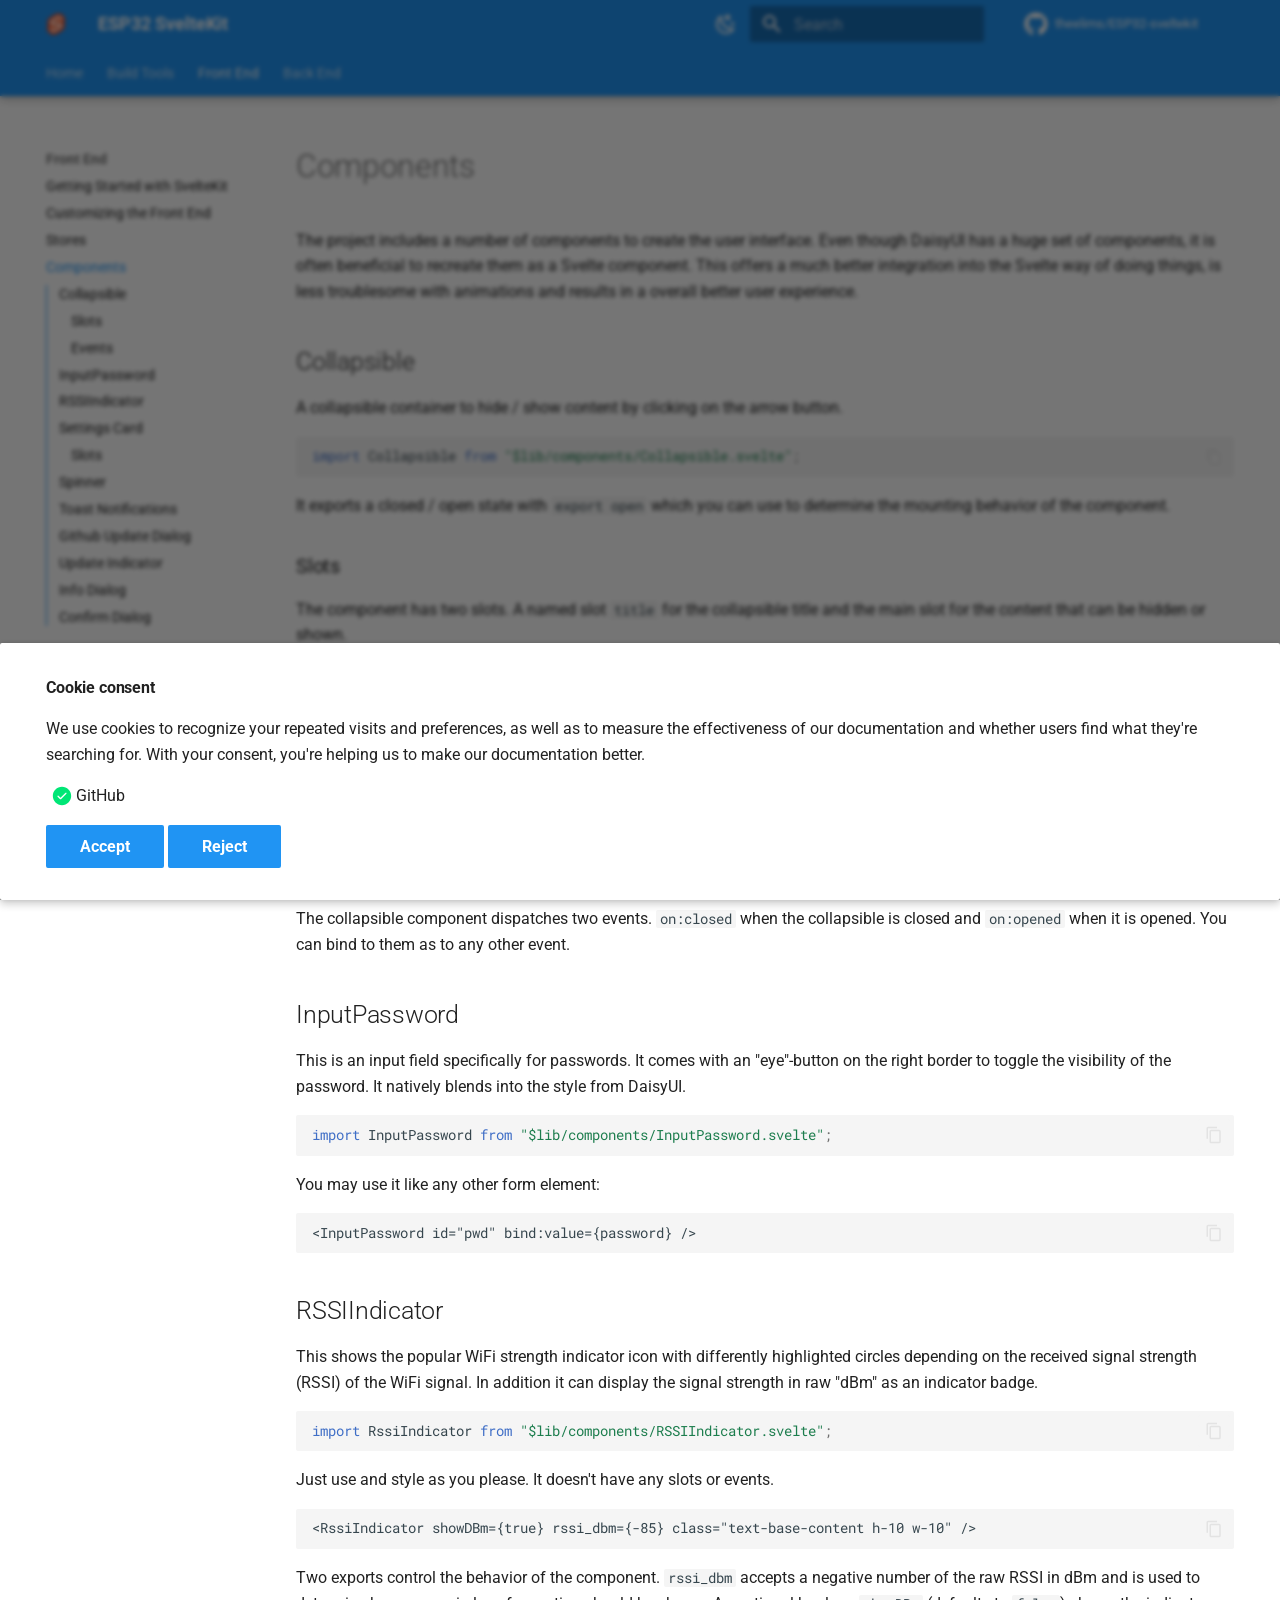
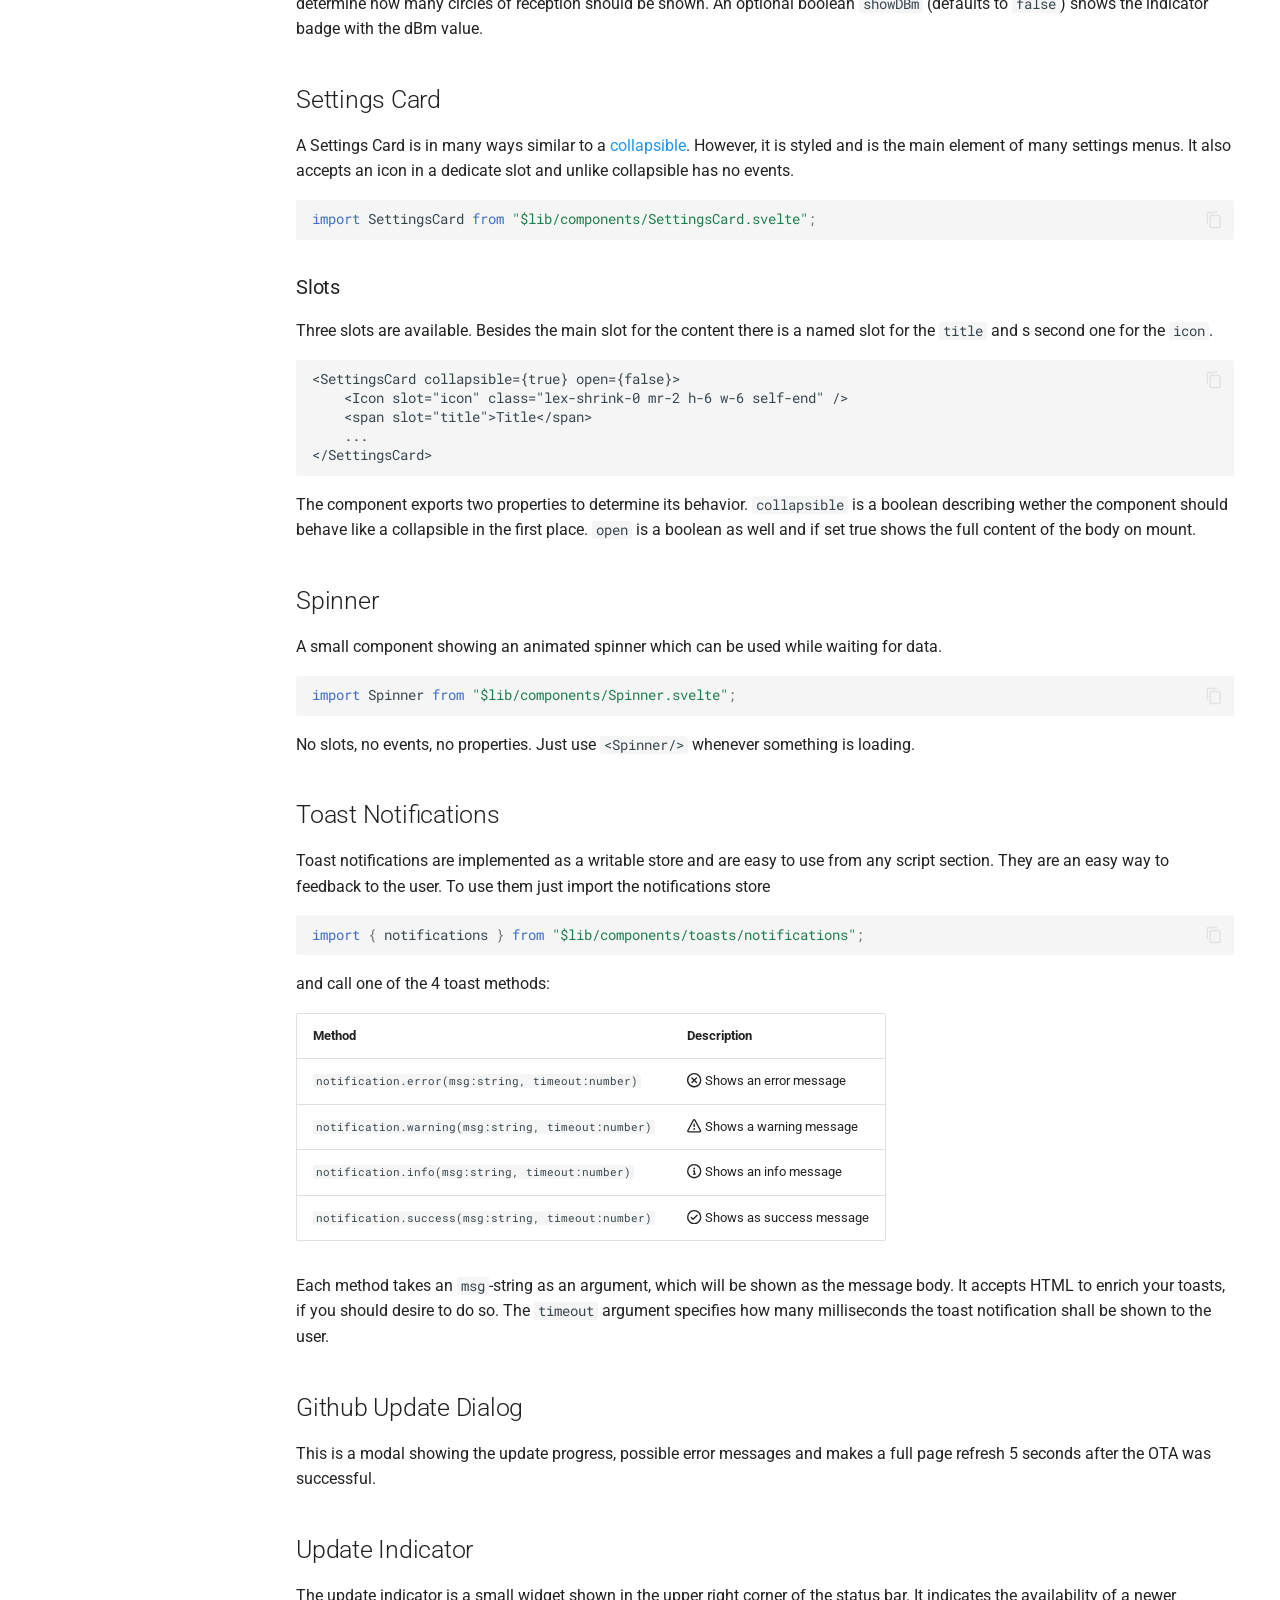
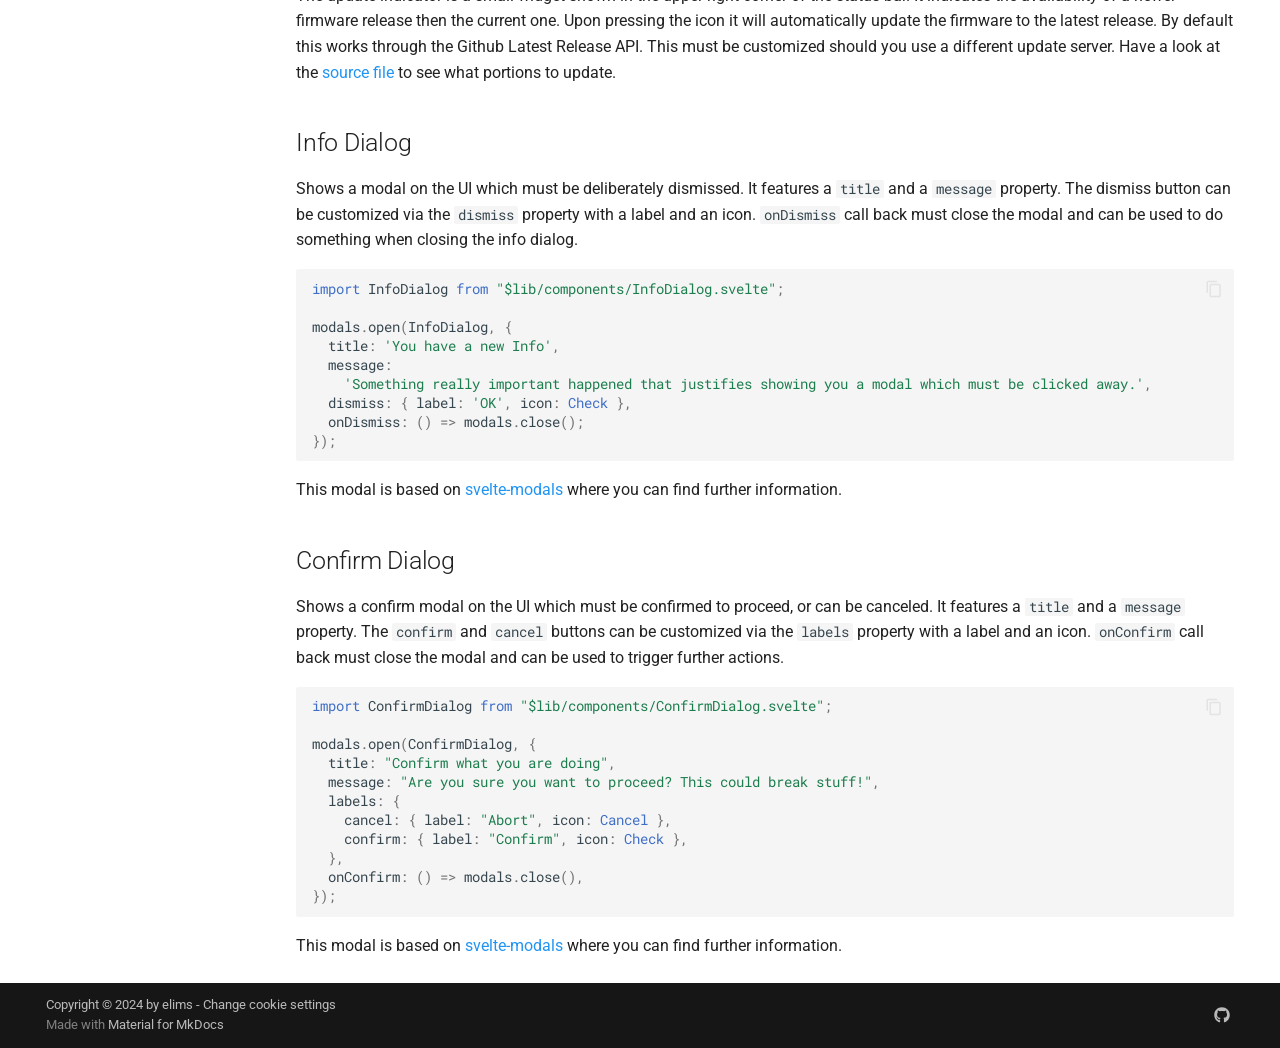
<file: components/index.html>
<!doctype html>
<html lang="en" class="no-js">
  <head>
    
      <meta charset="utf-8">
      <meta name="viewport" content="width=device-width,initial-scale=1">
      
        <meta name="description" content="A simple, secure and extensible framework for IoT projects on ESP32 platforms with responsive Sveltekit front-end built with TailwindCSS and DaisyUI.">
      
      
        <meta name="author" content="elims">
      
      
      
        <link rel="prev" href="../stores/">
      
      
        <link rel="next" href="../statefulservice/">
      
      
        
      
      
      <link rel="icon" href="../media/favicon.png">
      <meta name="generator" content="mkdocs-1.6.1, mkdocs-material-9.8.0">
    
    
      
        <title>Components - ESP32 SvelteKit</title>
      
    
    
      <link rel="stylesheet" href="../assets/stylesheets/main.57a0d79d.min.css">
      
        
        <link rel="stylesheet" href="../assets/stylesheets/palette.fb2fffe2.min.css">
      
      


    
    
      
    
    
      
        
        
        <link rel="preconnect" href="https://fonts.gstatic.com" crossorigin>
        <link rel="stylesheet" href="https://fonts.googleapis.com/css?family=Roboto:300,300i,400,400i,700,700i%7CRoboto+Mono:400,400i,700,700i&display=fallback">
        <style>:root{--md-text-font:"Roboto";--md-code-font:"Roboto Mono"}</style>
      
    
    
    <script>__md_scope=new URL("..",location),__md_hash=e=>[...e].reduce(((e,_)=>(e<<5)-e+_.charCodeAt(0)),0),__md_get=(e,_=localStorage,t=__md_scope)=>JSON.parse(_.getItem(t.pathname+"."+e)),__md_set=(e,_,t=localStorage,a=__md_scope)=>{try{t.setItem(a.pathname+"."+e,JSON.stringify(_))}catch(e){}}</script>
    
      

    
    
  </head>
  
  
    
    
      
    
    
    
    
    <body dir="ltr" data-md-color-scheme="default" data-md-color-primary="blue" data-md-color-accent="blue">
  
    
    <input class="md-toggle" data-md-toggle="drawer" type="checkbox" id="__drawer" autocomplete="off">
    <input class="md-toggle" data-md-toggle="search" type="checkbox" id="__search" autocomplete="off">
    <label class="md-overlay" for="__drawer"></label>
    <div data-md-component="skip">
      
        
        <a href="#components" class="md-skip">
          Skip to content
        </a>
      
    </div>
    <div data-md-component="announce">
      
    </div>
    
    
      

  

<header class="md-header md-header--shadow md-header--lifted" data-md-component="header">
  <nav class="md-header__inner md-grid" aria-label="Header">
    <a href=".." title="ESP32 SvelteKit" class="md-header__button md-logo" aria-label="ESP32 SvelteKit" data-md-component="logo">
      
  <img src="../media/svelte-logo.png" alt="logo">

    </a>
    <label class="md-header__button md-icon" for="__drawer">
      
      <svg xmlns="http://www.w3.org/2000/svg" viewBox="0 0 24 24"><path d="M3 6h18v2H3zm0 5h18v2H3zm0 5h18v2H3z"/></svg>
    </label>
    <div class="md-header__title" data-md-component="header-title">
      <div class="md-header__ellipsis">
        <div class="md-header__topic">
          <span class="md-ellipsis">
            ESP32 SvelteKit
          </span>
        </div>
        <div class="md-header__topic" data-md-component="header-topic">
          <span class="md-ellipsis">
            
              Components
            
          </span>
        </div>
      </div>
    </div>
    
      
        <form class="md-header__option" data-md-component="palette">
  
    
    
    
    <input class="md-option" data-md-color-media="(prefers-color-scheme: light)" data-md-color-scheme="default" data-md-color-primary="blue" data-md-color-accent="blue"  aria-label="Switch to dark mode"  type="radio" name="__palette" id="__palette_0">
    
      <label class="md-header__button md-icon" title="Switch to dark mode" for="__palette_1" hidden>
        <svg xmlns="http://www.w3.org/2000/svg" viewBox="0 0 24 24"><path d="m17.75 4.09-2.53 1.94.91 3.06-2.63-1.81-2.63 1.81.91-3.06-2.53-1.94L12.44 4l1.06-3 1.06 3zm3.5 6.91-1.64 1.25.59 1.98-1.7-1.17-1.7 1.17.59-1.98L15.75 11l2.06-.05L18.5 9l.69 1.95zm-2.28 4.95c.83-.08 1.72 1.1 1.19 1.85-.32.45-.66.87-1.08 1.27C15.17 23 8.84 23 4.94 19.07c-3.91-3.9-3.91-10.24 0-14.14.4-.4.82-.76 1.27-1.08.75-.53 1.93.36 1.85 1.19-.27 2.86.69 5.83 2.89 8.02a9.96 9.96 0 0 0 8.02 2.89m-1.64 2.02a12.08 12.08 0 0 1-7.8-3.47c-2.17-2.19-3.33-5-3.49-7.82-2.81 3.14-2.7 7.96.31 10.98 3.02 3.01 7.84 3.12 10.98.31"/></svg>
      </label>
    
  
    
    
    
    <input class="md-option" data-md-color-media="(prefers-color-scheme: dark)" data-md-color-scheme="slate" data-md-color-primary="indigo" data-md-color-accent="indigo"  aria-label="Switch to light mode"  type="radio" name="__palette" id="__palette_1">
    
      <label class="md-header__button md-icon" title="Switch to light mode" for="__palette_0" hidden>
        <svg xmlns="http://www.w3.org/2000/svg" viewBox="0 0 24 24"><path d="M12 7a5 5 0 0 1 5 5 5 5 0 0 1-5 5 5 5 0 0 1-5-5 5 5 0 0 1 5-5m0 2a3 3 0 0 0-3 3 3 3 0 0 0 3 3 3 3 0 0 0 3-3 3 3 0 0 0-3-3m0-7 2.39 3.42C13.65 5.15 12.84 5 12 5s-1.65.15-2.39.42zM3.34 7l4.16-.35A7.2 7.2 0 0 0 5.94 8.5c-.44.74-.69 1.5-.83 2.29zm.02 10 1.76-3.77a7.131 7.131 0 0 0 2.38 4.14zM20.65 7l-1.77 3.79a7.02 7.02 0 0 0-2.38-4.15zm-.01 10-4.14.36c.59-.51 1.12-1.14 1.54-1.86.42-.73.69-1.5.83-2.29zM12 22l-2.41-3.44c.74.27 1.55.44 2.41.44.82 0 1.63-.17 2.37-.44z"/></svg>
      </label>
    
  
</form>
      
    
    
      <script>var palette=__md_get("__palette");if(palette&&palette.color){if("(prefers-color-scheme)"===palette.color.media){var media=matchMedia("(prefers-color-scheme: light)"),input=document.querySelector(media.matches?"[data-md-color-media='(prefers-color-scheme: light)']":"[data-md-color-media='(prefers-color-scheme: dark)']");palette.color.media=input.getAttribute("data-md-color-media"),palette.color.scheme=input.getAttribute("data-md-color-scheme"),palette.color.primary=input.getAttribute("data-md-color-primary"),palette.color.accent=input.getAttribute("data-md-color-accent")}for(var[key,value]of Object.entries(palette.color))document.body.setAttribute("data-md-color-"+key,value)}</script>
    
    
    
      
      
        <label class="md-header__button md-icon" for="__search">
          
          <svg xmlns="http://www.w3.org/2000/svg" viewBox="0 0 24 24"><path d="M9.5 3A6.5 6.5 0 0 1 16 9.5c0 1.61-.59 3.09-1.56 4.23l.27.27h.79l5 5-1.5 1.5-5-5v-.79l-.27-.27A6.52 6.52 0 0 1 9.5 16 6.5 6.5 0 0 1 3 9.5 6.5 6.5 0 0 1 9.5 3m0 2C7 5 5 7 5 9.5S7 14 9.5 14 14 12 14 9.5 12 5 9.5 5"/></svg>
        </label>
        <div class="md-search" data-md-component="search" role="dialog">
  <label class="md-search__overlay" for="__search"></label>
  <div class="md-search__inner" role="search">
    <form class="md-search__form" name="search">
      <input type="text" class="md-search__input" name="query" aria-label="Search" placeholder="Search" autocapitalize="off" autocorrect="off" autocomplete="off" spellcheck="false" data-md-component="search-query" required>
      <label class="md-search__icon md-icon" for="__search">
        
        <svg xmlns="http://www.w3.org/2000/svg" viewBox="0 0 24 24"><path d="M9.5 3A6.5 6.5 0 0 1 16 9.5c0 1.61-.59 3.09-1.56 4.23l.27.27h.79l5 5-1.5 1.5-5-5v-.79l-.27-.27A6.52 6.52 0 0 1 9.5 16 6.5 6.5 0 0 1 3 9.5 6.5 6.5 0 0 1 9.5 3m0 2C7 5 5 7 5 9.5S7 14 9.5 14 14 12 14 9.5 12 5 9.5 5"/></svg>
        
        <svg xmlns="http://www.w3.org/2000/svg" viewBox="0 0 24 24"><path d="M20 11v2H8l5.5 5.5-1.42 1.42L4.16 12l7.92-7.92L13.5 5.5 8 11z"/></svg>
      </label>
      <nav class="md-search__options" aria-label="Search">
        
        <button type="reset" class="md-search__icon md-icon" title="Clear" aria-label="Clear" tabindex="-1">
          
          <svg xmlns="http://www.w3.org/2000/svg" viewBox="0 0 24 24"><path d="M19 6.41 17.59 5 12 10.59 6.41 5 5 6.41 10.59 12 5 17.59 6.41 19 12 13.41 17.59 19 19 17.59 13.41 12z"/></svg>
        </button>
      </nav>
      
    </form>
    <div class="md-search__output">
      <div class="md-search__scrollwrap" tabindex="0" data-md-scrollfix>
        <div class="md-search-result" data-md-component="search-result">
          <div class="md-search-result__meta">
            Initializing search
          </div>
          <ol class="md-search-result__list" role="presentation"></ol>
        </div>
      </div>
    </div>
  </div>
</div>
      
    
    
      <div class="md-header__source">
        <a href="https://github.com/theelims/ESP32-sveltekit" title="Go to repository" class="md-source" data-md-component="source">
  <div class="md-source__icon md-icon">
    
    <svg xmlns="http://www.w3.org/2000/svg" viewBox="0 0 512 512"><!--! Font Awesome Free 7.1.0 by @fontawesome - https://fontawesome.com License - https://fontawesome.com/license/free (Icons: CC BY 4.0, Fonts: SIL OFL 1.1, Code: MIT License) Copyright 2025 Fonticons, Inc.--><path d="M173.9 397.4c0 2-2.3 3.6-5.2 3.6-3.3.3-5.6-1.3-5.6-3.6 0-2 2.3-3.6 5.2-3.6 3-.3 5.6 1.3 5.6 3.6m-31.1-4.5c-.7 2 1.3 4.3 4.3 4.9 2.6 1 5.6 0 6.2-2s-1.3-4.3-4.3-5.2c-2.6-.7-5.5.3-6.2 2.3m44.2-1.7c-2.9.7-4.9 2.6-4.6 4.9.3 2 2.9 3.3 5.9 2.6 2.9-.7 4.9-2.6 4.6-4.6-.3-1.9-3-3.2-5.9-2.9M252.8 8C114.1 8 8 113.3 8 252c0 110.9 69.8 205.8 169.5 239.2 12.8 2.3 17.3-5.6 17.3-12.1 0-6.2-.3-40.4-.3-61.4 0 0-70 15-84.7-29.8 0 0-11.4-29.1-27.8-36.6 0 0-22.9-15.7 1.6-15.4 0 0 24.9 2 38.6 25.8 21.9 38.6 58.6 27.5 72.9 20.9 2.3-16 8.8-27.1 16-33.7-55.9-6.2-112.3-14.3-112.3-110.5 0-27.5 7.6-41.3 23.6-58.9-2.6-6.5-11.1-33.3 2.6-67.9 20.9-6.5 69 27 69 27 20-5.6 41.5-8.5 62.8-8.5s42.8 2.9 62.8 8.5c0 0 48.1-33.6 69-27 13.7 34.7 5.2 61.4 2.6 67.9 16 17.7 25.8 31.5 25.8 58.9 0 96.5-58.9 104.2-114.8 110.5 9.2 7.9 17 22.9 17 46.4 0 33.7-.3 75.4-.3 83.6 0 6.5 4.6 14.4 17.3 12.1C436.2 457.8 504 362.9 504 252 504 113.3 391.5 8 252.8 8M105.2 352.9c-1.3 1-1 3.3.7 5.2 1.6 1.6 3.9 2.3 5.2 1 1.3-1 1-3.3-.7-5.2-1.6-1.6-3.9-2.3-5.2-1m-10.8-8.1c-.7 1.3.3 2.9 2.3 3.9 1.6 1 3.6.7 4.3-.7.7-1.3-.3-2.9-2.3-3.9-2-.6-3.6-.3-4.3.7m32.4 35.6c-1.6 1.3-1 4.3 1.3 6.2 2.3 2.3 5.2 2.6 6.5 1 1.3-1.3.7-4.3-1.3-6.2-2.2-2.3-5.2-2.6-6.5-1m-11.4-14.7c-1.6 1-1.6 3.6 0 5.9s4.3 3.3 5.6 2.3c1.6-1.3 1.6-3.9 0-6.2-1.4-2.3-4-3.3-5.6-2"/></svg>
  </div>
  <div class="md-source__repository">
    theelims/ESP32-sveltekit
  </div>
</a>
      </div>
    
  </nav>
  
    
      
<nav class="md-tabs" aria-label="Tabs" data-md-component="tabs">
  <div class="md-grid">
    <ul class="md-tabs__list">
      
        
  
  
  
  
    <li class="md-tabs__item">
      <a href=".." class="md-tabs__link">
        
  
  
    
  
  Home

      </a>
    </li>
  

      
        
  
  
  
  
    
    
      <li class="md-tabs__item">
        <a href="../gettingstarted/" class="md-tabs__link">
          
  
  
  Build Tools

        </a>
      </li>
    
  

      
        
  
  
  
    
  
  
    
    
      <li class="md-tabs__item md-tabs__item--active">
        <a href="../sveltekit/" class="md-tabs__link">
          
  
  
  Front End

        </a>
      </li>
    
  

      
        
  
  
  
  
    
    
      <li class="md-tabs__item">
        <a href="../statefulservice/" class="md-tabs__link">
          
  
  
  Back End

        </a>
      </li>
    
  

      
    </ul>
  </div>
</nav>
    
  
</header>
    
    <div class="md-container" data-md-component="container">
      
      
        
      
      <main class="md-main" data-md-component="main">
        <div class="md-main__inner md-grid">
          
            
              
              <div class="md-sidebar md-sidebar--primary" data-md-component="sidebar" data-md-type="navigation" >
                <div class="md-sidebar__scrollwrap">
                  <div class="md-sidebar__inner">
                    


  


  

<nav class="md-nav md-nav--primary md-nav--lifted md-nav--integrated" aria-label="Navigation" data-md-level="0">
  <label class="md-nav__title" for="__drawer">
    <a href=".." title="ESP32 SvelteKit" class="md-nav__button md-logo" aria-label="ESP32 SvelteKit" data-md-component="logo">
      
  <img src="../media/svelte-logo.png" alt="logo">

    </a>
    ESP32 SvelteKit
  </label>
  
    <div class="md-nav__source">
      <a href="https://github.com/theelims/ESP32-sveltekit" title="Go to repository" class="md-source" data-md-component="source">
  <div class="md-source__icon md-icon">
    
    <svg xmlns="http://www.w3.org/2000/svg" viewBox="0 0 512 512"><!--! Font Awesome Free 7.1.0 by @fontawesome - https://fontawesome.com License - https://fontawesome.com/license/free (Icons: CC BY 4.0, Fonts: SIL OFL 1.1, Code: MIT License) Copyright 2025 Fonticons, Inc.--><path d="M173.9 397.4c0 2-2.3 3.6-5.2 3.6-3.3.3-5.6-1.3-5.6-3.6 0-2 2.3-3.6 5.2-3.6 3-.3 5.6 1.3 5.6 3.6m-31.1-4.5c-.7 2 1.3 4.3 4.3 4.9 2.6 1 5.6 0 6.2-2s-1.3-4.3-4.3-5.2c-2.6-.7-5.5.3-6.2 2.3m44.2-1.7c-2.9.7-4.9 2.6-4.6 4.9.3 2 2.9 3.3 5.9 2.6 2.9-.7 4.9-2.6 4.6-4.6-.3-1.9-3-3.2-5.9-2.9M252.8 8C114.1 8 8 113.3 8 252c0 110.9 69.8 205.8 169.5 239.2 12.8 2.3 17.3-5.6 17.3-12.1 0-6.2-.3-40.4-.3-61.4 0 0-70 15-84.7-29.8 0 0-11.4-29.1-27.8-36.6 0 0-22.9-15.7 1.6-15.4 0 0 24.9 2 38.6 25.8 21.9 38.6 58.6 27.5 72.9 20.9 2.3-16 8.8-27.1 16-33.7-55.9-6.2-112.3-14.3-112.3-110.5 0-27.5 7.6-41.3 23.6-58.9-2.6-6.5-11.1-33.3 2.6-67.9 20.9-6.5 69 27 69 27 20-5.6 41.5-8.5 62.8-8.5s42.8 2.9 62.8 8.5c0 0 48.1-33.6 69-27 13.7 34.7 5.2 61.4 2.6 67.9 16 17.7 25.8 31.5 25.8 58.9 0 96.5-58.9 104.2-114.8 110.5 9.2 7.9 17 22.9 17 46.4 0 33.7-.3 75.4-.3 83.6 0 6.5 4.6 14.4 17.3 12.1C436.2 457.8 504 362.9 504 252 504 113.3 391.5 8 252.8 8M105.2 352.9c-1.3 1-1 3.3.7 5.2 1.6 1.6 3.9 2.3 5.2 1 1.3-1 1-3.3-.7-5.2-1.6-1.6-3.9-2.3-5.2-1m-10.8-8.1c-.7 1.3.3 2.9 2.3 3.9 1.6 1 3.6.7 4.3-.7.7-1.3-.3-2.9-2.3-3.9-2-.6-3.6-.3-4.3.7m32.4 35.6c-1.6 1.3-1 4.3 1.3 6.2 2.3 2.3 5.2 2.6 6.5 1 1.3-1.3.7-4.3-1.3-6.2-2.2-2.3-5.2-2.6-6.5-1m-11.4-14.7c-1.6 1-1.6 3.6 0 5.9s4.3 3.3 5.6 2.3c1.6-1.3 1.6-3.9 0-6.2-1.4-2.3-4-3.3-5.6-2"/></svg>
  </div>
  <div class="md-source__repository">
    theelims/ESP32-sveltekit
  </div>
</a>
    </div>
  
  <ul class="md-nav__list" data-md-scrollfix>
    
      
      
  
  
  
  
    <li class="md-nav__item">
      <a href=".." class="md-nav__link">
        
  
  
  <span class="md-ellipsis">
    
  
    Home
  

    
  </span>
  
  

      </a>
    </li>
  

    
      
      
  
  
  
  
    
    
    
    
      
      
        
      
    
    
    <li class="md-nav__item md-nav__item--nested">
      
        
        
          
        
        <input class="md-nav__toggle md-toggle md-toggle--indeterminate" type="checkbox" id="__nav_2" >
        
          
          <label class="md-nav__link" for="__nav_2" id="__nav_2_label" tabindex="0">
            
  
  
  <span class="md-ellipsis">
    
  
    Build Tools
  

    
  </span>
  
  

            <span class="md-nav__icon md-icon"></span>
          </label>
        
        <nav class="md-nav" data-md-level="1" aria-labelledby="__nav_2_label" aria-expanded="false">
          <label class="md-nav__title" for="__nav_2">
            <span class="md-nav__icon md-icon"></span>
            
  
    Build Tools
  

          </label>
          <ul class="md-nav__list" data-md-scrollfix>
            
              
                
  
  
  
  
    <li class="md-nav__item">
      <a href="../gettingstarted/" class="md-nav__link">
        
  
  
  <span class="md-ellipsis">
    
  
    Getting Started
  

    
  </span>
  
  

      </a>
    </li>
  

              
            
              
                
  
  
  
  
    <li class="md-nav__item">
      <a href="../buildprocess/" class="md-nav__link">
        
  
  
  <span class="md-ellipsis">
    
  
    Build Process
  

    
  </span>
  
  

      </a>
    </li>
  

              
            
          </ul>
        </nav>
      
    </li>
  

    
      
      
  
  
    
  
  
  
    
    
    
    
      
        
        
      
      
        
      
    
    
    <li class="md-nav__item md-nav__item--active md-nav__item--section md-nav__item--nested">
      
        
        
        <input class="md-nav__toggle md-toggle " type="checkbox" id="__nav_3" checked>
        
          
          <label class="md-nav__link" for="__nav_3" id="__nav_3_label" tabindex="">
            
  
  
  <span class="md-ellipsis">
    
  
    Front End
  

    
  </span>
  
  

            <span class="md-nav__icon md-icon"></span>
          </label>
        
        <nav class="md-nav" data-md-level="1" aria-labelledby="__nav_3_label" aria-expanded="true">
          <label class="md-nav__title" for="__nav_3">
            <span class="md-nav__icon md-icon"></span>
            
  
    Front End
  

          </label>
          <ul class="md-nav__list" data-md-scrollfix>
            
              
                
  
  
  
  
    <li class="md-nav__item">
      <a href="../sveltekit/" class="md-nav__link">
        
  
  
  <span class="md-ellipsis">
    
  
    Getting Started with SvelteKit
  

    
  </span>
  
  

      </a>
    </li>
  

              
            
              
                
  
  
  
  
    <li class="md-nav__item">
      <a href="../structure/" class="md-nav__link">
        
  
  
  <span class="md-ellipsis">
    
  
    Customizing the Front End
  

    
  </span>
  
  

      </a>
    </li>
  

              
            
              
                
  
  
  
  
    <li class="md-nav__item">
      <a href="../stores/" class="md-nav__link">
        
  
  
  <span class="md-ellipsis">
    
  
    Stores
  

    
  </span>
  
  

      </a>
    </li>
  

              
            
              
                
  
  
    
  
  
  
    <li class="md-nav__item md-nav__item--active">
      
      <input class="md-nav__toggle md-toggle" type="checkbox" id="__toc">
      
      
        
      
      
        <label class="md-nav__link md-nav__link--active" for="__toc">
          
  
  
  <span class="md-ellipsis">
    
  
    Components
  

    
  </span>
  
  

          <span class="md-nav__icon md-icon"></span>
        </label>
      
      <a href="./" class="md-nav__link md-nav__link--active">
        
  
  
  <span class="md-ellipsis">
    
  
    Components
  

    
  </span>
  
  

      </a>
      
        

<nav class="md-nav md-nav--secondary" aria-label="Table of contents">
  
  
  
    
  
  
    <label class="md-nav__title" for="__toc">
      <span class="md-nav__icon md-icon"></span>
      Table of contents
    </label>
    <ul class="md-nav__list" data-md-component="toc" data-md-scrollfix>
      
        <li class="md-nav__item">
  <a href="#collapsible" class="md-nav__link">
    <span class="md-ellipsis">
      
        Collapsible
      
    </span>
  </a>
  
    <nav class="md-nav" aria-label="Collapsible">
      <ul class="md-nav__list">
        
          <li class="md-nav__item">
  <a href="#slots" class="md-nav__link">
    <span class="md-ellipsis">
      
        Slots
      
    </span>
  </a>
  
</li>
        
          <li class="md-nav__item">
  <a href="#events" class="md-nav__link">
    <span class="md-ellipsis">
      
        Events
      
    </span>
  </a>
  
</li>
        
      </ul>
    </nav>
  
</li>
      
        <li class="md-nav__item">
  <a href="#inputpassword" class="md-nav__link">
    <span class="md-ellipsis">
      
        InputPassword
      
    </span>
  </a>
  
</li>
      
        <li class="md-nav__item">
  <a href="#rssiindicator" class="md-nav__link">
    <span class="md-ellipsis">
      
        RSSIIndicator
      
    </span>
  </a>
  
</li>
      
        <li class="md-nav__item">
  <a href="#settings-card" class="md-nav__link">
    <span class="md-ellipsis">
      
        Settings Card
      
    </span>
  </a>
  
    <nav class="md-nav" aria-label="Settings Card">
      <ul class="md-nav__list">
        
          <li class="md-nav__item">
  <a href="#slots_1" class="md-nav__link">
    <span class="md-ellipsis">
      
        Slots
      
    </span>
  </a>
  
</li>
        
      </ul>
    </nav>
  
</li>
      
        <li class="md-nav__item">
  <a href="#spinner" class="md-nav__link">
    <span class="md-ellipsis">
      
        Spinner
      
    </span>
  </a>
  
</li>
      
        <li class="md-nav__item">
  <a href="#toast-notifications" class="md-nav__link">
    <span class="md-ellipsis">
      
        Toast Notifications
      
    </span>
  </a>
  
</li>
      
        <li class="md-nav__item">
  <a href="#github-update-dialog" class="md-nav__link">
    <span class="md-ellipsis">
      
        Github Update Dialog
      
    </span>
  </a>
  
</li>
      
        <li class="md-nav__item">
  <a href="#update-indicator" class="md-nav__link">
    <span class="md-ellipsis">
      
        Update Indicator
      
    </span>
  </a>
  
</li>
      
        <li class="md-nav__item">
  <a href="#info-dialog" class="md-nav__link">
    <span class="md-ellipsis">
      
        Info Dialog
      
    </span>
  </a>
  
</li>
      
        <li class="md-nav__item">
  <a href="#confirm-dialog" class="md-nav__link">
    <span class="md-ellipsis">
      
        Confirm Dialog
      
    </span>
  </a>
  
</li>
      
    </ul>
  
</nav>
      
    </li>
  

              
            
          </ul>
        </nav>
      
    </li>
  

    
      
      
  
  
  
  
    
    
    
    
      
      
        
      
    
    
    <li class="md-nav__item md-nav__item--nested">
      
        
        
          
        
        <input class="md-nav__toggle md-toggle md-toggle--indeterminate" type="checkbox" id="__nav_4" >
        
          
          <label class="md-nav__link" for="__nav_4" id="__nav_4_label" tabindex="0">
            
  
  
  <span class="md-ellipsis">
    
  
    Back End
  

    
  </span>
  
  

            <span class="md-nav__icon md-icon"></span>
          </label>
        
        <nav class="md-nav" data-md-level="1" aria-labelledby="__nav_4_label" aria-expanded="false">
          <label class="md-nav__title" for="__nav_4">
            <span class="md-nav__icon md-icon"></span>
            
  
    Back End
  

          </label>
          <ul class="md-nav__list" data-md-scrollfix>
            
              
                
  
  
  
  
    <li class="md-nav__item">
      <a href="../statefulservice/" class="md-nav__link">
        
  
  
  <span class="md-ellipsis">
    
  
    Developing with the Framework
  

    
  </span>
  
  

      </a>
    </li>
  

              
            
              
                
  
  
  
  
    <li class="md-nav__item">
      <a href="../restfulapi/" class="md-nav__link">
        
  
  
  <span class="md-ellipsis">
    
  
    RESTful API
  

    
  </span>
  
  

      </a>
    </li>
  

              
            
          </ul>
        </nav>
      
    </li>
  

    
  </ul>
</nav>
                  </div>
                </div>
              </div>
            
            
          
          
            <div class="md-content" data-md-component="content">
              
              <article class="md-content__inner md-typeset">
                
                  


  
  


<h1 id="components">Components</h1>
<p>The project includes a number of components to create the user interface. Even though DaisyUI has a huge set of components, it is often beneficial to recreate them as a Svelte component. This offers a much better integration into the Svelte way of doing things, is less troublesome with animations and results in a overall better user experience.</p>
<h2 id="collapsible">Collapsible</h2>
<p>A collapsible container to hide / show content by clicking on the arrow button.</p>
<div class="highlight"><pre><span></span><code><span class="k">import</span><span class="w"> </span><span class="nx">Collapsible</span><span class="w"> </span><span class="kr">from</span><span class="w"> </span><span class="s2">"$lib/components/Collapsible.svelte"</span><span class="p">;</span>
</code></pre></div>
<p>It exports a closed / open state with <code>export open</code> which you can use to determine the mounting behavior of the component.</p>
<h3 id="slots">Slots</h3>
<p>The component has two slots. A named slot <code>title</code> for the collapsible title and the main slot for the content that can be hidden or shown.</p>
<div class="highlight"><pre><span></span><code>&lt;Collapsible open={false} class="shadow-lg" on:closed={doSomething}&gt;
  &lt;span slot="title"&gt;Title&lt;/span&gt;
  ...
&lt;/Collapsible&gt;
</code></pre></div>
<p>The <code>class</code> attribute may be used as normal to style the container. By default there is no special styling like background or shadows to accentuate the container element.</p>
<h3 id="events">Events</h3>
<p>The collapsible component dispatches two events. <code>on:closed</code> when the collapsible is closed and <code>on:opened</code> when it is opened. You can bind to them as to any other event.</p>
<h2 id="inputpassword">InputPassword</h2>
<p>This is an input field specifically for passwords. It comes with an "eye"-button on the right border to toggle the visibility of the password. It natively blends into the style from DaisyUI.</p>
<div class="highlight"><pre><span></span><code><span class="k">import</span><span class="w"> </span><span class="nx">InputPassword</span><span class="w"> </span><span class="kr">from</span><span class="w"> </span><span class="s2">"$lib/components/InputPassword.svelte"</span><span class="p">;</span>
</code></pre></div>
<p>You may use it like any other form element:</p>
<div class="highlight"><pre><span></span><code>&lt;InputPassword id="pwd" bind:value={password} /&gt;
</code></pre></div>
<h2 id="rssiindicator">RSSIIndicator</h2>
<p>This shows the popular WiFi strength indicator icon with differently highlighted circles depending on the received signal strength (RSSI) of the WiFi signal. In addition it can display the signal strength in raw "dBm" as an indicator badge.</p>
<div class="highlight"><pre><span></span><code><span class="k">import</span><span class="w"> </span><span class="nx">RssiIndicator</span><span class="w"> </span><span class="kr">from</span><span class="w"> </span><span class="s2">"$lib/components/RSSIIndicator.svelte"</span><span class="p">;</span>
</code></pre></div>
<p>Just use and style as you please. It doesn't have any slots or events.</p>
<div class="highlight"><pre><span></span><code>&lt;RssiIndicator showDBm={true} rssi_dbm={-85} class="text-base-content h-10 w-10" /&gt;
</code></pre></div>
<p>Two exports control the behavior of the component. <code>rssi_dbm</code> accepts a negative number of the raw RSSI in dBm and is used to determine how many circles of reception should be shown. An optional boolean <code>showDBm</code> (defaults to <code>false</code>) shows the indicator badge with the dBm value.</p>
<h2 id="settings-card">Settings Card</h2>
<p>A Settings Card is in many ways similar to a <a href="#collapsible">collapsible</a>. However, it is styled and is the main element of many settings menus. It also accepts an icon in a dedicate slot and unlike collapsible has no events.</p>
<div class="highlight"><pre><span></span><code><span class="k">import</span><span class="w"> </span><span class="nx">SettingsCard</span><span class="w"> </span><span class="kr">from</span><span class="w"> </span><span class="s2">"$lib/components/SettingsCard.svelte"</span><span class="p">;</span>
</code></pre></div>
<h3 id="slots_1">Slots</h3>
<p>Three slots are available. Besides the main slot for the content there is a named slot for the <code>title</code> and s second one for the <code>icon</code>.</p>
<div class="highlight"><pre><span></span><code>&lt;SettingsCard collapsible={true} open={false}&gt;
    &lt;Icon slot="icon" class="lex-shrink-0 mr-2 h-6 w-6 self-end" /&gt;
    &lt;span slot="title"&gt;Title&lt;/span&gt;
    ...
&lt;/SettingsCard&gt;
</code></pre></div>
<p>The component exports two properties to determine its behavior. <code>collapsible</code> is a boolean describing wether the component should behave like a collapsible in the first place. <code>open</code> is a boolean as well and if set true shows the full content of the body on mount.</p>
<h2 id="spinner">Spinner</h2>
<p>A small component showing an animated spinner which can be used while waiting for data.</p>
<div class="highlight"><pre><span></span><code><span class="k">import</span><span class="w"> </span><span class="nx">Spinner</span><span class="w"> </span><span class="kr">from</span><span class="w"> </span><span class="s2">"$lib/components/Spinner.svelte"</span><span class="p">;</span>
</code></pre></div>
<p>No slots, no events, no properties. Just use <code>&lt;Spinner/&gt;</code> whenever something is loading.</p>
<h2 id="toast-notifications">Toast Notifications</h2>
<p>Toast notifications are implemented as a writable store and are easy to use from any script section. They are an easy way to feedback to the user. To use them just import the notifications store</p>
<div class="highlight"><pre><span></span><code><span class="k">import</span><span class="w"> </span><span class="p">{</span><span class="w"> </span><span class="nx">notifications</span><span class="w"> </span><span class="p">}</span><span class="w"> </span><span class="kr">from</span><span class="w"> </span><span class="s2">"$lib/components/toasts/notifications"</span><span class="p">;</span>
</code></pre></div>
<p>and call one of the 4 toast methods:</p>
<table>
<thead>
<tr>
<th>Method</th>
<th>Description</th>
</tr>
</thead>
<tbody>
<tr>
<td><code>notification.error(msg:string, timeout:number)</code></td>
<td><span class="twemoji"><svg xmlns="http://www.w3.org/2000/svg" viewBox="0 0 16 16"><path d="M2.344 2.343za8 8 0 0 1 11.314 11.314A8.002 8.002 0 0 1 .234 10.089a8 8 0 0 1 2.11-7.746m1.06 10.253a6.5 6.5 0 1 0 9.108-9.275 6.5 6.5 0 0 0-9.108 9.275M6.03 4.97 8 6.94l1.97-1.97a.749.749 0 0 1 1.275.326.75.75 0 0 1-.215.734L9.06 8l1.97 1.97a.749.749 0 0 1-.326 1.275.75.75 0 0 1-.734-.215L8 9.06l-1.97 1.97a.749.749 0 0 1-1.275-.326.75.75 0 0 1 .215-.734L6.94 8 4.97 6.03a.75.75 0 0 1 .018-1.042.75.75 0 0 1 1.042-.018"/></svg></span> Shows an error message</td>
</tr>
<tr>
<td><code>notification.warning(msg:string, timeout:number)</code></td>
<td><span class="twemoji"><svg xmlns="http://www.w3.org/2000/svg" viewBox="0 0 16 16"><path d="M6.457 1.047c.659-1.234 2.427-1.234 3.086 0l6.082 11.378A1.75 1.75 0 0 1 14.082 15H1.918a1.75 1.75 0 0 1-1.543-2.575Zm1.763.707a.25.25 0 0 0-.44 0L1.698 13.132a.25.25 0 0 0 .22.368h12.164a.25.25 0 0 0 .22-.368Zm.53 3.996v2.5a.75.75 0 0 1-1.5 0v-2.5a.75.75 0 0 1 1.5 0M9 11a1 1 0 1 1-2 0 1 1 0 0 1 2 0"/></svg></span> Shows a warning message</td>
</tr>
<tr>
<td><code>notification.info(msg:string, timeout:number)</code></td>
<td><span class="twemoji"><svg xmlns="http://www.w3.org/2000/svg" viewBox="0 0 16 16"><path d="M0 8a8 8 0 1 1 16 0A8 8 0 0 1 0 8m8-6.5a6.5 6.5 0 1 0 0 13 6.5 6.5 0 0 0 0-13M6.5 7.75A.75.75 0 0 1 7.25 7h1a.75.75 0 0 1 .75.75v2.75h.25a.75.75 0 0 1 0 1.5h-2a.75.75 0 0 1 0-1.5h.25v-2h-.25a.75.75 0 0 1-.75-.75M8 6a1 1 0 1 1 0-2 1 1 0 0 1 0 2"/></svg></span> Shows an info message</td>
</tr>
<tr>
<td><code>notification.success(msg:string, timeout:number)</code></td>
<td><span class="twemoji"><svg xmlns="http://www.w3.org/2000/svg" viewBox="0 0 16 16"><path d="M0 8a8 8 0 1 1 16 0A8 8 0 0 1 0 8m1.5 0a6.5 6.5 0 1 0 13 0 6.5 6.5 0 0 0-13 0m10.28-1.72-4.5 4.5a.75.75 0 0 1-1.06 0l-2-2a.75.75 0 0 1 .018-1.042.75.75 0 0 1 1.042-.018l1.47 1.47 3.97-3.97a.75.75 0 0 1 1.042.018.75.75 0 0 1 .018 1.042"/></svg></span> Shows as success message</td>
</tr>
</tbody>
</table>
<p>Each method takes an <code>msg</code>-string as an argument, which will be shown as the message body. It accepts HTML to enrich your toasts, if you should desire to do so. The <code>timeout</code> argument specifies how many milliseconds the toast notification shall be shown to the user.</p>
<h2 id="github-update-dialog">Github Update Dialog</h2>
<p>This is a modal showing the update progress, possible error messages and makes a full page refresh 5 seconds after the OTA was successful.</p>
<h2 id="update-indicator">Update Indicator</h2>
<p>The update indicator is a small widget shown in the upper right corner of the status bar. It indicates the availability of a newer firmware release then the current one. Upon pressing the icon it will automatically update the firmware to the latest release. By default this works through the Github Latest Release API. This must be customized should you use a different update server. Have a look at the <a href="https://github.com/theelims/ESP32-sveltekit/blob/main/interface/src/lib/components/GithubUpdateDialog.svelte">source file</a> to see what portions to update.</p>
<h2 id="info-dialog">Info Dialog</h2>
<p>Shows a modal on the UI which must be deliberately dismissed. It features a <code>title</code> and a <code>message</code> property. The dismiss button can be customized via the <code>dismiss</code> property with a label and an icon. <code>onDismiss</code> call back must close the modal and can be used to do something when closing the info dialog.</p>
<div class="highlight"><pre><span></span><code><span class="k">import</span><span class="w"> </span><span class="nx">InfoDialog</span><span class="w"> </span><span class="kr">from</span><span class="w"> </span><span class="s2">"$lib/components/InfoDialog.svelte"</span><span class="p">;</span>

<span class="nx">modals</span><span class="p">.</span><span class="nx">open</span><span class="p">(</span><span class="nx">InfoDialog</span><span class="p">,</span><span class="w"> </span><span class="p">{</span>
<span class="w">  </span><span class="nx">title</span><span class="o">:</span><span class="w"> </span><span class="s1">'You have a new Info'</span><span class="p">,</span>
<span class="w">  </span><span class="nx">message</span><span class="o">:</span>
<span class="w">    </span><span class="s1">'Something really important happened that justifies showing you a modal which must be clicked away.'</span><span class="p">,</span>
<span class="w">  </span><span class="nx">dismiss</span><span class="o">:</span><span class="w"> </span><span class="p">{</span><span class="w"> </span><span class="nx">label</span><span class="o">:</span><span class="w"> </span><span class="s1">'OK'</span><span class="p">,</span><span class="w"> </span><span class="nx">icon</span><span class="o">:</span><span class="w"> </span><span class="kt">Check</span><span class="w"> </span><span class="p">},</span>
<span class="w">  </span><span class="nx">onDismiss</span><span class="o">:</span><span class="w"> </span><span class="p">()</span><span class="w"> </span><span class="p">=&gt;</span><span class="w"> </span><span class="nx">modals</span><span class="p">.</span><span class="nx">close</span><span class="p">();</span>
<span class="p">});</span>
</code></pre></div>
<p>This modal is based on <a href="https://svelte-modals.mattjennings.io/">svelte-modals</a> where you can find further information.</p>
<h2 id="confirm-dialog">Confirm Dialog</h2>
<p>Shows a confirm modal on the UI which must be confirmed to proceed, or can be canceled. It features a <code>title</code> and a <code>message</code> property. The <code>confirm</code> and <code>cancel</code> buttons can be customized via the <code>labels</code> property with a label and an icon. <code>onConfirm</code> call back must close the modal and can be used to trigger further actions.</p>
<div class="highlight"><pre><span></span><code><span class="k">import</span><span class="w"> </span><span class="nx">ConfirmDialog</span><span class="w"> </span><span class="kr">from</span><span class="w"> </span><span class="s2">"$lib/components/ConfirmDialog.svelte"</span><span class="p">;</span>

<span class="nx">modals</span><span class="p">.</span><span class="nx">open</span><span class="p">(</span><span class="nx">ConfirmDialog</span><span class="p">,</span><span class="w"> </span><span class="p">{</span>
<span class="w">  </span><span class="nx">title</span><span class="o">:</span><span class="w"> </span><span class="s2">"Confirm what you are doing"</span><span class="p">,</span>
<span class="w">  </span><span class="nx">message</span><span class="o">:</span><span class="w"> </span><span class="s2">"Are you sure you want to proceed? This could break stuff!"</span><span class="p">,</span>
<span class="w">  </span><span class="nx">labels</span><span class="o">:</span><span class="w"> </span><span class="p">{</span>
<span class="w">    </span><span class="nx">cancel</span><span class="o">:</span><span class="w"> </span><span class="p">{</span><span class="w"> </span><span class="nx">label</span><span class="o">:</span><span class="w"> </span><span class="s2">"Abort"</span><span class="p">,</span><span class="w"> </span><span class="nx">icon</span><span class="o">:</span><span class="w"> </span><span class="kt">Cancel</span><span class="w"> </span><span class="p">},</span>
<span class="w">    </span><span class="nx">confirm</span><span class="o">:</span><span class="w"> </span><span class="p">{</span><span class="w"> </span><span class="nx">label</span><span class="o">:</span><span class="w"> </span><span class="s2">"Confirm"</span><span class="p">,</span><span class="w"> </span><span class="nx">icon</span><span class="o">:</span><span class="w"> </span><span class="kt">Check</span><span class="w"> </span><span class="p">},</span>
<span class="w">  </span><span class="p">},</span>
<span class="w">  </span><span class="nx">onConfirm</span><span class="o">:</span><span class="w"> </span><span class="p">()</span><span class="w"> </span><span class="p">=&gt;</span><span class="w"> </span><span class="nx">modals</span><span class="p">.</span><span class="nx">close</span><span class="p">(),</span>
<span class="p">});</span>
</code></pre></div>
<p>This modal is based on <a href="https://svelte-modals.mattjennings.io/">svelte-modals</a> where you can find further information.</p>












                
              </article>
            </div>
          
          
<script>var target=document.getElementById(location.hash.slice(1));target&&target.name&&(target.checked=target.name.startsWith("__tabbed_"))</script>
        </div>
        
          <button type="button" class="md-top md-icon" data-md-component="top" hidden>
  
  <svg xmlns="http://www.w3.org/2000/svg" viewBox="0 0 24 24"><path d="M13 20h-2V8l-5.5 5.5-1.42-1.42L12 4.16l7.92 7.92-1.42 1.42L13 8z"/></svg>
  Back to top
</button>
        
      </main>
      
        <footer class="md-footer">
  
  <div class="md-footer-meta md-typeset">
    <div class="md-footer-meta__inner md-grid">
      <div class="md-copyright">
  
    <div class="md-copyright__highlight">
      Copyright &copy; 2024 by <a href="https://github.com/theelims"  target="_blank" rel="noopener">elims</a> -
<a href="#__consent">Change cookie settings</a>

    </div>
  
  
    Made with
    <a href="https://squidfunk.github.io/mkdocs-material/" target="_blank" rel="noopener">
      Material for MkDocs
    </a>
  
</div>
      
        
<div class="md-social">
  
    
    
    
    
      
      
    
    <a href="https://github.com/theelims/" target="_blank" rel="noopener" title="github.com" class="md-social__link">
      <svg xmlns="http://www.w3.org/2000/svg" viewBox="0 0 512 512"><!--! Font Awesome Free 7.1.0 by @fontawesome - https://fontawesome.com License - https://fontawesome.com/license/free (Icons: CC BY 4.0, Fonts: SIL OFL 1.1, Code: MIT License) Copyright 2025 Fonticons, Inc.--><path d="M173.9 397.4c0 2-2.3 3.6-5.2 3.6-3.3.3-5.6-1.3-5.6-3.6 0-2 2.3-3.6 5.2-3.6 3-.3 5.6 1.3 5.6 3.6m-31.1-4.5c-.7 2 1.3 4.3 4.3 4.9 2.6 1 5.6 0 6.2-2s-1.3-4.3-4.3-5.2c-2.6-.7-5.5.3-6.2 2.3m44.2-1.7c-2.9.7-4.9 2.6-4.6 4.9.3 2 2.9 3.3 5.9 2.6 2.9-.7 4.9-2.6 4.6-4.6-.3-1.9-3-3.2-5.9-2.9M252.8 8C114.1 8 8 113.3 8 252c0 110.9 69.8 205.8 169.5 239.2 12.8 2.3 17.3-5.6 17.3-12.1 0-6.2-.3-40.4-.3-61.4 0 0-70 15-84.7-29.8 0 0-11.4-29.1-27.8-36.6 0 0-22.9-15.7 1.6-15.4 0 0 24.9 2 38.6 25.8 21.9 38.6 58.6 27.5 72.9 20.9 2.3-16 8.8-27.1 16-33.7-55.9-6.2-112.3-14.3-112.3-110.5 0-27.5 7.6-41.3 23.6-58.9-2.6-6.5-11.1-33.3 2.6-67.9 20.9-6.5 69 27 69 27 20-5.6 41.5-8.5 62.8-8.5s42.8 2.9 62.8 8.5c0 0 48.1-33.6 69-27 13.7 34.7 5.2 61.4 2.6 67.9 16 17.7 25.8 31.5 25.8 58.9 0 96.5-58.9 104.2-114.8 110.5 9.2 7.9 17 22.9 17 46.4 0 33.7-.3 75.4-.3 83.6 0 6.5 4.6 14.4 17.3 12.1C436.2 457.8 504 362.9 504 252 504 113.3 391.5 8 252.8 8M105.2 352.9c-1.3 1-1 3.3.7 5.2 1.6 1.6 3.9 2.3 5.2 1 1.3-1 1-3.3-.7-5.2-1.6-1.6-3.9-2.3-5.2-1m-10.8-8.1c-.7 1.3.3 2.9 2.3 3.9 1.6 1 3.6.7 4.3-.7.7-1.3-.3-2.9-2.3-3.9-2-.6-3.6-.3-4.3.7m32.4 35.6c-1.6 1.3-1 4.3 1.3 6.2 2.3 2.3 5.2 2.6 6.5 1 1.3-1.3.7-4.3-1.3-6.2-2.2-2.3-5.2-2.6-6.5-1m-11.4-14.7c-1.6 1-1.6 3.6 0 5.9s4.3 3.3 5.6 2.3c1.6-1.3 1.6-3.9 0-6.2-1.4-2.3-4-3.3-5.6-2"/></svg>
    </a>
  
</div>
      
    </div>
  </div>
</footer>
      
    </div>
    <div class="md-dialog" data-md-component="dialog">
      <div class="md-dialog__inner md-typeset"></div>
    </div>
    
    
      <div class="md-consent" data-md-component="consent" id="__consent" hidden>
        <div class="md-consent__overlay"></div>
        <aside class="md-consent__inner">
          <form class="md-consent__form md-grid md-typeset" name="consent">
            



  

<h4>Cookie consent</h4>
<p>We use cookies to recognize your repeated visits and preferences, as well as to measure the effectiveness of our documentation and whether users find what they're searching for. With your consent, you're helping us to make our documentation better.</p>
<input class="md-toggle" type="checkbox" id="__settings" checked>
<div class="md-consent__settings">
  <ul class="task-list">
    
    
      
    
    
      
        
  
  
    
    
  
  <li class="task-list-item">
    <label class="task-list-control">
      <input type="checkbox" name="github" checked>
      <span class="task-list-indicator"></span>
      GitHub
    </label>
  </li>

      
    
    
  </ul>
</div>
<div class="md-consent__controls">
  
    
      <button class="md-button md-button--primary">Accept</button>
    
    
    
  
    
    
      <button type="reset" class="md-button md-button--primary">Reject</button>
    
    
  
</div>
          </form>
        </aside>
      </div>
      <script>var consent=__md_get("__consent");if(consent)for(var input of document.forms.consent.elements)input.name&&(input.checked=consent[input.name]||!1);else"file:"!==location.protocol&&setTimeout((function(){document.querySelector("[data-md-component=consent]").hidden=!1}),250);var form=document.forms.consent;for(var action of["submit","reset"])form.addEventListener(action,(function(e){if(e.preventDefault(),"reset"===e.type)for(var n of document.forms.consent.elements)n.name&&(n.checked=!1);__md_set("__consent",Object.fromEntries(Array.from(new FormData(form).keys()).map((function(e){return[e,!0]})))),location.hash="",location.reload()}))</script>
    
    
      
      
      <script id="__config" type="application/json">{"annotate": null, "base": "..", "features": ["navigation.instant", "navigation.tracking", "navigation.tabs", "navigation.tabs.sticky", "navigation.sections", "navigation.expand", "toc.follow", "toc.integrate", "navigation.top", "content.code.copy"], "search": "../assets/javascripts/workers/search.a7633da7.min.js", "tags": null, "translations": {"clipboard.copied": "Copied to clipboard", "clipboard.copy": "Copy to clipboard", "search.result.more.one": "1 more on this page", "search.result.more.other": "# more on this page", "search.result.none": "No matching documents", "search.result.one": "1 matching document", "search.result.other": "# matching documents", "search.result.placeholder": "Type to start searching", "search.result.term.missing": "Missing", "select.version": "Select version"}, "version": null}</script>
    
    
      <script src="../assets/javascripts/bundle.c21346df.min.js"></script>
      
    
  </body>
</html>
</file>
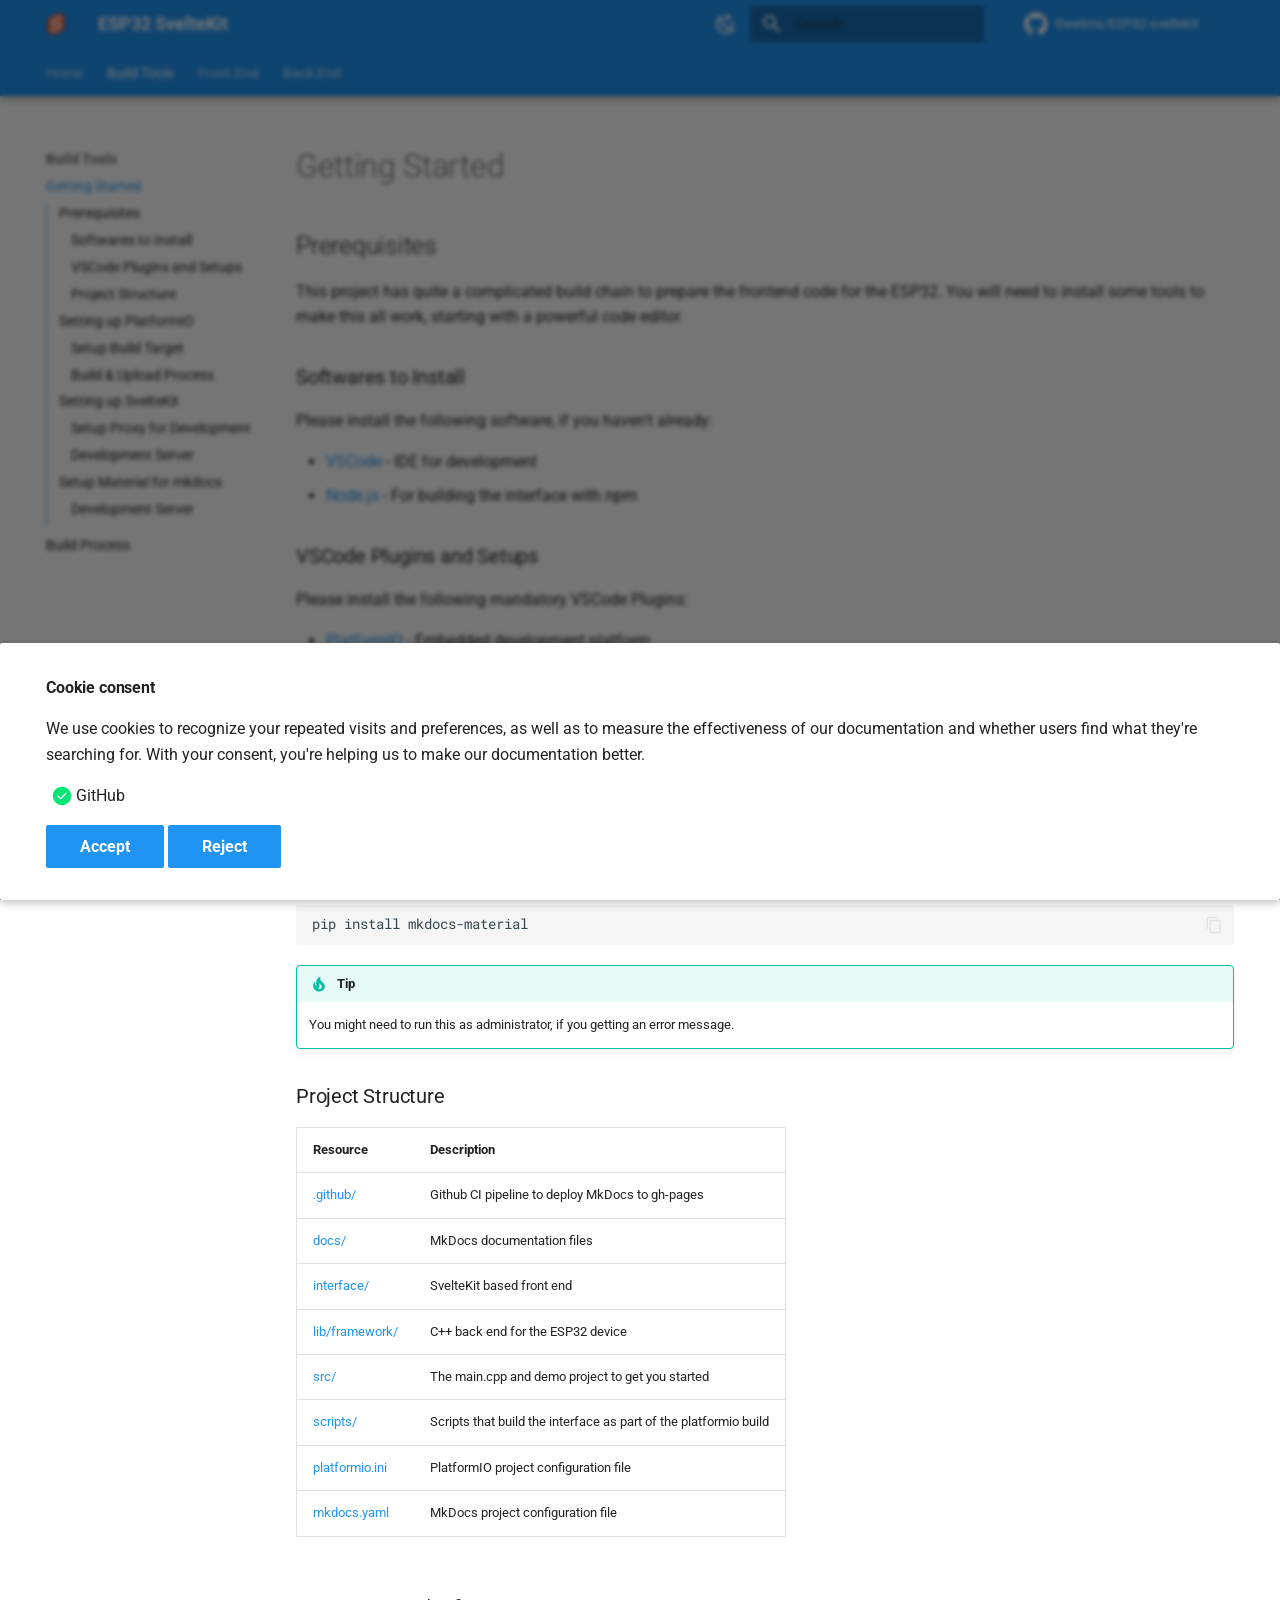
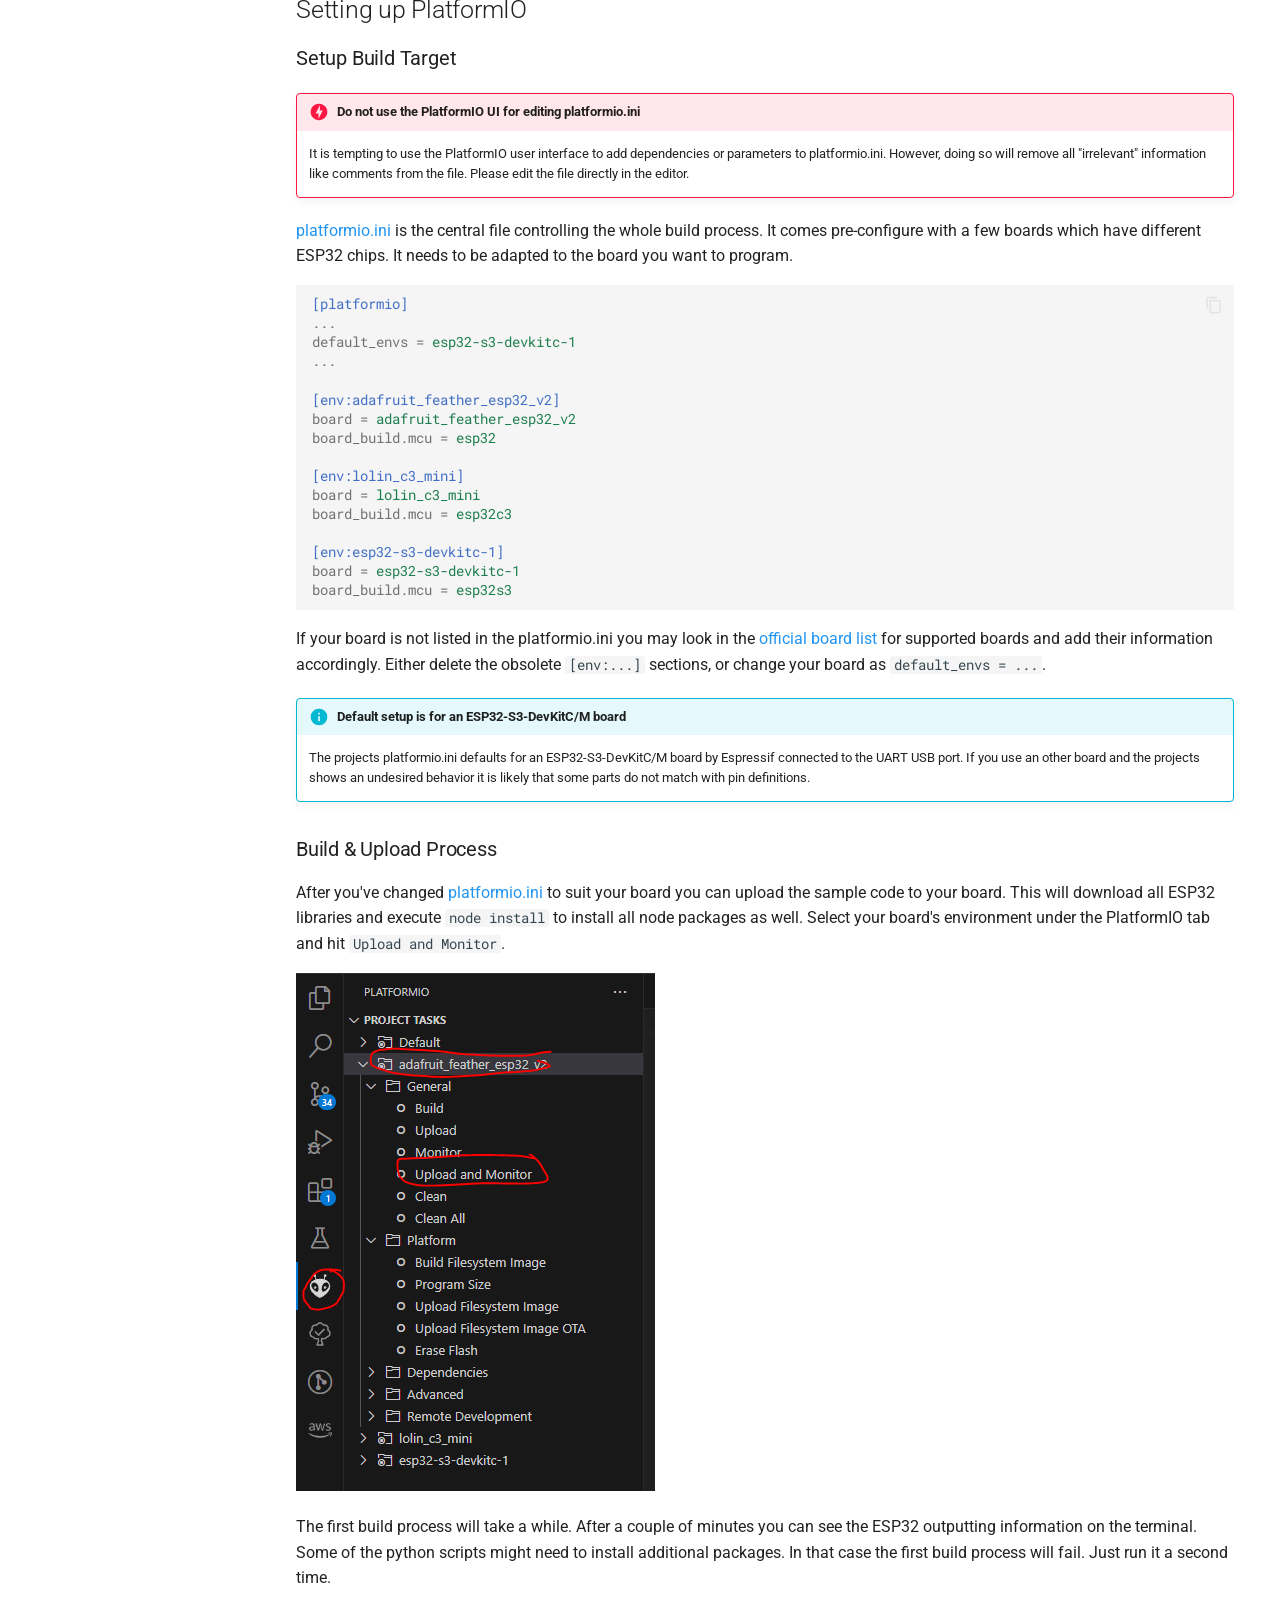
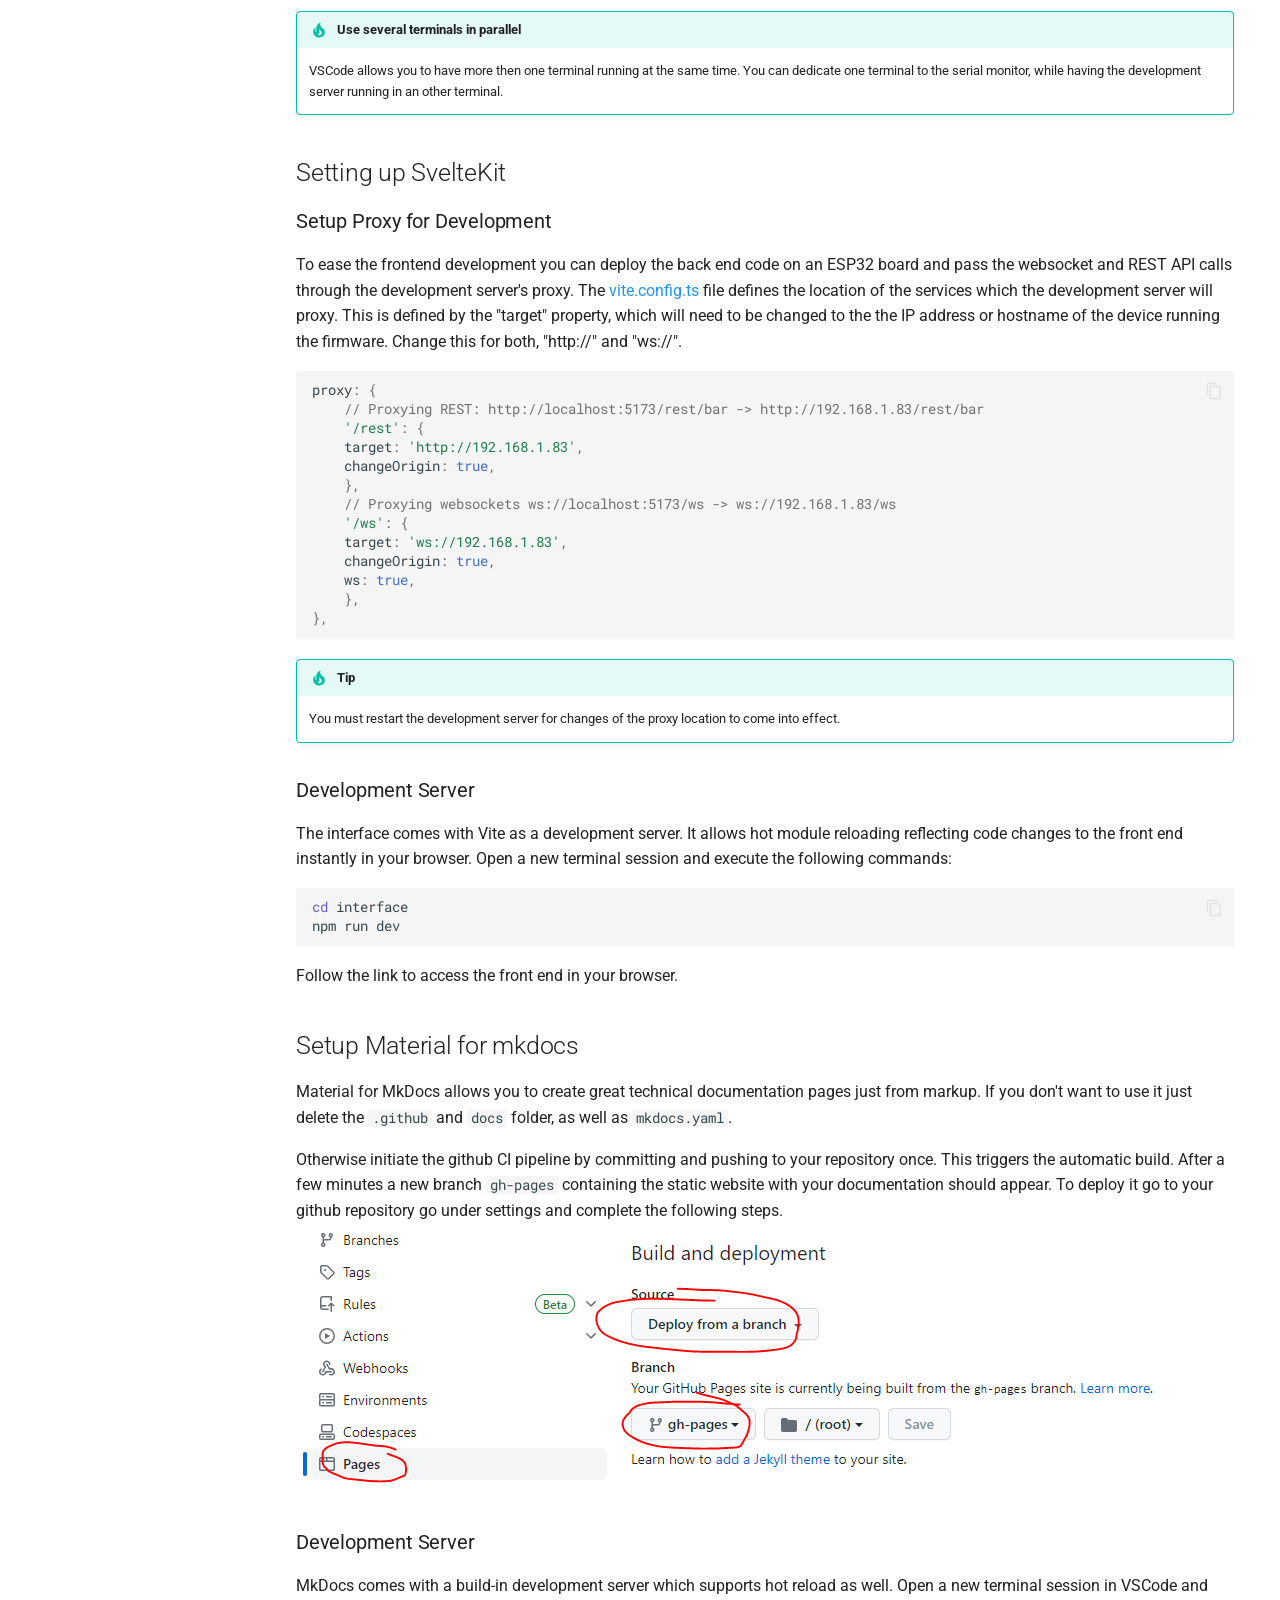
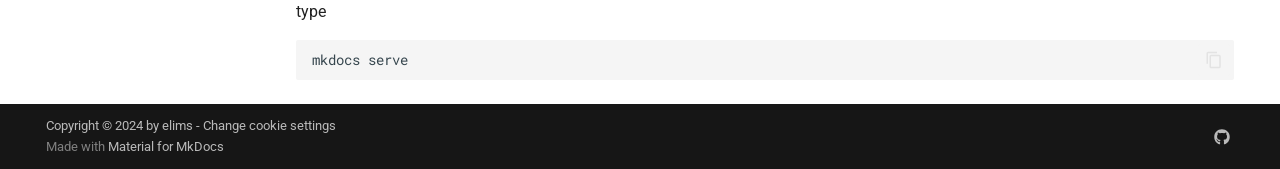
<file: gettingstarted/index.html>
<!doctype html>
<html lang="en" class="no-js">
  <head>
    
      <meta charset="utf-8">
      <meta name="viewport" content="width=device-width,initial-scale=1">
      
        <meta name="description" content="A simple, secure and extensible framework for IoT projects on ESP32 platforms with responsive Sveltekit front-end built with TailwindCSS and DaisyUI.">
      
      
        <meta name="author" content="elims">
      
      
      
        <link rel="prev" href="..">
      
      
        <link rel="next" href="../buildprocess/">
      
      
        
      
      
      <link rel="icon" href="../media/favicon.png">
      <meta name="generator" content="mkdocs-1.6.1, mkdocs-material-9.8.0">
    
    
      
        <title>Getting Started - ESP32 SvelteKit</title>
      
    
    
      <link rel="stylesheet" href="../assets/stylesheets/main.57a0d79d.min.css">
      
        
        <link rel="stylesheet" href="../assets/stylesheets/palette.fb2fffe2.min.css">
      
      


    
    
      
    
    
      
        
        
        <link rel="preconnect" href="https://fonts.gstatic.com" crossorigin>
        <link rel="stylesheet" href="https://fonts.googleapis.com/css?family=Roboto:300,300i,400,400i,700,700i%7CRoboto+Mono:400,400i,700,700i&display=fallback">
        <style>:root{--md-text-font:"Roboto";--md-code-font:"Roboto Mono"}</style>
      
    
    
    <script>__md_scope=new URL("..",location),__md_hash=e=>[...e].reduce(((e,_)=>(e<<5)-e+_.charCodeAt(0)),0),__md_get=(e,_=localStorage,t=__md_scope)=>JSON.parse(_.getItem(t.pathname+"."+e)),__md_set=(e,_,t=localStorage,a=__md_scope)=>{try{t.setItem(a.pathname+"."+e,JSON.stringify(_))}catch(e){}}</script>
    
      

    
    
  </head>
  
  
    
    
      
    
    
    
    
    <body dir="ltr" data-md-color-scheme="default" data-md-color-primary="blue" data-md-color-accent="blue">
  
    
    <input class="md-toggle" data-md-toggle="drawer" type="checkbox" id="__drawer" autocomplete="off">
    <input class="md-toggle" data-md-toggle="search" type="checkbox" id="__search" autocomplete="off">
    <label class="md-overlay" for="__drawer"></label>
    <div data-md-component="skip">
      
        
        <a href="#getting-started" class="md-skip">
          Skip to content
        </a>
      
    </div>
    <div data-md-component="announce">
      
    </div>
    
    
      

  

<header class="md-header md-header--shadow md-header--lifted" data-md-component="header">
  <nav class="md-header__inner md-grid" aria-label="Header">
    <a href=".." title="ESP32 SvelteKit" class="md-header__button md-logo" aria-label="ESP32 SvelteKit" data-md-component="logo">
      
  <img src="../media/svelte-logo.png" alt="logo">

    </a>
    <label class="md-header__button md-icon" for="__drawer">
      
      <svg xmlns="http://www.w3.org/2000/svg" viewBox="0 0 24 24"><path d="M3 6h18v2H3zm0 5h18v2H3zm0 5h18v2H3z"/></svg>
    </label>
    <div class="md-header__title" data-md-component="header-title">
      <div class="md-header__ellipsis">
        <div class="md-header__topic">
          <span class="md-ellipsis">
            ESP32 SvelteKit
          </span>
        </div>
        <div class="md-header__topic" data-md-component="header-topic">
          <span class="md-ellipsis">
            
              Getting Started
            
          </span>
        </div>
      </div>
    </div>
    
      
        <form class="md-header__option" data-md-component="palette">
  
    
    
    
    <input class="md-option" data-md-color-media="(prefers-color-scheme: light)" data-md-color-scheme="default" data-md-color-primary="blue" data-md-color-accent="blue"  aria-label="Switch to dark mode"  type="radio" name="__palette" id="__palette_0">
    
      <label class="md-header__button md-icon" title="Switch to dark mode" for="__palette_1" hidden>
        <svg xmlns="http://www.w3.org/2000/svg" viewBox="0 0 24 24"><path d="m17.75 4.09-2.53 1.94.91 3.06-2.63-1.81-2.63 1.81.91-3.06-2.53-1.94L12.44 4l1.06-3 1.06 3zm3.5 6.91-1.64 1.25.59 1.98-1.7-1.17-1.7 1.17.59-1.98L15.75 11l2.06-.05L18.5 9l.69 1.95zm-2.28 4.95c.83-.08 1.72 1.1 1.19 1.85-.32.45-.66.87-1.08 1.27C15.17 23 8.84 23 4.94 19.07c-3.91-3.9-3.91-10.24 0-14.14.4-.4.82-.76 1.27-1.08.75-.53 1.93.36 1.85 1.19-.27 2.86.69 5.83 2.89 8.02a9.96 9.96 0 0 0 8.02 2.89m-1.64 2.02a12.08 12.08 0 0 1-7.8-3.47c-2.17-2.19-3.33-5-3.49-7.82-2.81 3.14-2.7 7.96.31 10.98 3.02 3.01 7.84 3.12 10.98.31"/></svg>
      </label>
    
  
    
    
    
    <input class="md-option" data-md-color-media="(prefers-color-scheme: dark)" data-md-color-scheme="slate" data-md-color-primary="indigo" data-md-color-accent="indigo"  aria-label="Switch to light mode"  type="radio" name="__palette" id="__palette_1">
    
      <label class="md-header__button md-icon" title="Switch to light mode" for="__palette_0" hidden>
        <svg xmlns="http://www.w3.org/2000/svg" viewBox="0 0 24 24"><path d="M12 7a5 5 0 0 1 5 5 5 5 0 0 1-5 5 5 5 0 0 1-5-5 5 5 0 0 1 5-5m0 2a3 3 0 0 0-3 3 3 3 0 0 0 3 3 3 3 0 0 0 3-3 3 3 0 0 0-3-3m0-7 2.39 3.42C13.65 5.15 12.84 5 12 5s-1.65.15-2.39.42zM3.34 7l4.16-.35A7.2 7.2 0 0 0 5.94 8.5c-.44.74-.69 1.5-.83 2.29zm.02 10 1.76-3.77a7.131 7.131 0 0 0 2.38 4.14zM20.65 7l-1.77 3.79a7.02 7.02 0 0 0-2.38-4.15zm-.01 10-4.14.36c.59-.51 1.12-1.14 1.54-1.86.42-.73.69-1.5.83-2.29zM12 22l-2.41-3.44c.74.27 1.55.44 2.41.44.82 0 1.63-.17 2.37-.44z"/></svg>
      </label>
    
  
</form>
      
    
    
      <script>var palette=__md_get("__palette");if(palette&&palette.color){if("(prefers-color-scheme)"===palette.color.media){var media=matchMedia("(prefers-color-scheme: light)"),input=document.querySelector(media.matches?"[data-md-color-media='(prefers-color-scheme: light)']":"[data-md-color-media='(prefers-color-scheme: dark)']");palette.color.media=input.getAttribute("data-md-color-media"),palette.color.scheme=input.getAttribute("data-md-color-scheme"),palette.color.primary=input.getAttribute("data-md-color-primary"),palette.color.accent=input.getAttribute("data-md-color-accent")}for(var[key,value]of Object.entries(palette.color))document.body.setAttribute("data-md-color-"+key,value)}</script>
    
    
    
      
      
        <label class="md-header__button md-icon" for="__search">
          
          <svg xmlns="http://www.w3.org/2000/svg" viewBox="0 0 24 24"><path d="M9.5 3A6.5 6.5 0 0 1 16 9.5c0 1.61-.59 3.09-1.56 4.23l.27.27h.79l5 5-1.5 1.5-5-5v-.79l-.27-.27A6.52 6.52 0 0 1 9.5 16 6.5 6.5 0 0 1 3 9.5 6.5 6.5 0 0 1 9.5 3m0 2C7 5 5 7 5 9.5S7 14 9.5 14 14 12 14 9.5 12 5 9.5 5"/></svg>
        </label>
        <div class="md-search" data-md-component="search" role="dialog">
  <label class="md-search__overlay" for="__search"></label>
  <div class="md-search__inner" role="search">
    <form class="md-search__form" name="search">
      <input type="text" class="md-search__input" name="query" aria-label="Search" placeholder="Search" autocapitalize="off" autocorrect="off" autocomplete="off" spellcheck="false" data-md-component="search-query" required>
      <label class="md-search__icon md-icon" for="__search">
        
        <svg xmlns="http://www.w3.org/2000/svg" viewBox="0 0 24 24"><path d="M9.5 3A6.5 6.5 0 0 1 16 9.5c0 1.61-.59 3.09-1.56 4.23l.27.27h.79l5 5-1.5 1.5-5-5v-.79l-.27-.27A6.52 6.52 0 0 1 9.5 16 6.5 6.5 0 0 1 3 9.5 6.5 6.5 0 0 1 9.5 3m0 2C7 5 5 7 5 9.5S7 14 9.5 14 14 12 14 9.5 12 5 9.5 5"/></svg>
        
        <svg xmlns="http://www.w3.org/2000/svg" viewBox="0 0 24 24"><path d="M20 11v2H8l5.5 5.5-1.42 1.42L4.16 12l7.92-7.92L13.5 5.5 8 11z"/></svg>
      </label>
      <nav class="md-search__options" aria-label="Search">
        
        <button type="reset" class="md-search__icon md-icon" title="Clear" aria-label="Clear" tabindex="-1">
          
          <svg xmlns="http://www.w3.org/2000/svg" viewBox="0 0 24 24"><path d="M19 6.41 17.59 5 12 10.59 6.41 5 5 6.41 10.59 12 5 17.59 6.41 19 12 13.41 17.59 19 19 17.59 13.41 12z"/></svg>
        </button>
      </nav>
      
    </form>
    <div class="md-search__output">
      <div class="md-search__scrollwrap" tabindex="0" data-md-scrollfix>
        <div class="md-search-result" data-md-component="search-result">
          <div class="md-search-result__meta">
            Initializing search
          </div>
          <ol class="md-search-result__list" role="presentation"></ol>
        </div>
      </div>
    </div>
  </div>
</div>
      
    
    
      <div class="md-header__source">
        <a href="https://github.com/theelims/ESP32-sveltekit" title="Go to repository" class="md-source" data-md-component="source">
  <div class="md-source__icon md-icon">
    
    <svg xmlns="http://www.w3.org/2000/svg" viewBox="0 0 512 512"><!--! Font Awesome Free 7.1.0 by @fontawesome - https://fontawesome.com License - https://fontawesome.com/license/free (Icons: CC BY 4.0, Fonts: SIL OFL 1.1, Code: MIT License) Copyright 2025 Fonticons, Inc.--><path d="M173.9 397.4c0 2-2.3 3.6-5.2 3.6-3.3.3-5.6-1.3-5.6-3.6 0-2 2.3-3.6 5.2-3.6 3-.3 5.6 1.3 5.6 3.6m-31.1-4.5c-.7 2 1.3 4.3 4.3 4.9 2.6 1 5.6 0 6.2-2s-1.3-4.3-4.3-5.2c-2.6-.7-5.5.3-6.2 2.3m44.2-1.7c-2.9.7-4.9 2.6-4.6 4.9.3 2 2.9 3.3 5.9 2.6 2.9-.7 4.9-2.6 4.6-4.6-.3-1.9-3-3.2-5.9-2.9M252.8 8C114.1 8 8 113.3 8 252c0 110.9 69.8 205.8 169.5 239.2 12.8 2.3 17.3-5.6 17.3-12.1 0-6.2-.3-40.4-.3-61.4 0 0-70 15-84.7-29.8 0 0-11.4-29.1-27.8-36.6 0 0-22.9-15.7 1.6-15.4 0 0 24.9 2 38.6 25.8 21.9 38.6 58.6 27.5 72.9 20.9 2.3-16 8.8-27.1 16-33.7-55.9-6.2-112.3-14.3-112.3-110.5 0-27.5 7.6-41.3 23.6-58.9-2.6-6.5-11.1-33.3 2.6-67.9 20.9-6.5 69 27 69 27 20-5.6 41.5-8.5 62.8-8.5s42.8 2.9 62.8 8.5c0 0 48.1-33.6 69-27 13.7 34.7 5.2 61.4 2.6 67.9 16 17.7 25.8 31.5 25.8 58.9 0 96.5-58.9 104.2-114.8 110.5 9.2 7.9 17 22.9 17 46.4 0 33.7-.3 75.4-.3 83.6 0 6.5 4.6 14.4 17.3 12.1C436.2 457.8 504 362.9 504 252 504 113.3 391.5 8 252.8 8M105.2 352.9c-1.3 1-1 3.3.7 5.2 1.6 1.6 3.9 2.3 5.2 1 1.3-1 1-3.3-.7-5.2-1.6-1.6-3.9-2.3-5.2-1m-10.8-8.1c-.7 1.3.3 2.9 2.3 3.9 1.6 1 3.6.7 4.3-.7.7-1.3-.3-2.9-2.3-3.9-2-.6-3.6-.3-4.3.7m32.4 35.6c-1.6 1.3-1 4.3 1.3 6.2 2.3 2.3 5.2 2.6 6.5 1 1.3-1.3.7-4.3-1.3-6.2-2.2-2.3-5.2-2.6-6.5-1m-11.4-14.7c-1.6 1-1.6 3.6 0 5.9s4.3 3.3 5.6 2.3c1.6-1.3 1.6-3.9 0-6.2-1.4-2.3-4-3.3-5.6-2"/></svg>
  </div>
  <div class="md-source__repository">
    theelims/ESP32-sveltekit
  </div>
</a>
      </div>
    
  </nav>
  
    
      
<nav class="md-tabs" aria-label="Tabs" data-md-component="tabs">
  <div class="md-grid">
    <ul class="md-tabs__list">
      
        
  
  
  
  
    <li class="md-tabs__item">
      <a href=".." class="md-tabs__link">
        
  
  
    
  
  Home

      </a>
    </li>
  

      
        
  
  
  
    
  
  
    
    
      <li class="md-tabs__item md-tabs__item--active">
        <a href="./" class="md-tabs__link">
          
  
  
  Build Tools

        </a>
      </li>
    
  

      
        
  
  
  
  
    
    
      <li class="md-tabs__item">
        <a href="../sveltekit/" class="md-tabs__link">
          
  
  
  Front End

        </a>
      </li>
    
  

      
        
  
  
  
  
    
    
      <li class="md-tabs__item">
        <a href="../statefulservice/" class="md-tabs__link">
          
  
  
  Back End

        </a>
      </li>
    
  

      
    </ul>
  </div>
</nav>
    
  
</header>
    
    <div class="md-container" data-md-component="container">
      
      
        
      
      <main class="md-main" data-md-component="main">
        <div class="md-main__inner md-grid">
          
            
              
              <div class="md-sidebar md-sidebar--primary" data-md-component="sidebar" data-md-type="navigation" >
                <div class="md-sidebar__scrollwrap">
                  <div class="md-sidebar__inner">
                    


  


  

<nav class="md-nav md-nav--primary md-nav--lifted md-nav--integrated" aria-label="Navigation" data-md-level="0">
  <label class="md-nav__title" for="__drawer">
    <a href=".." title="ESP32 SvelteKit" class="md-nav__button md-logo" aria-label="ESP32 SvelteKit" data-md-component="logo">
      
  <img src="../media/svelte-logo.png" alt="logo">

    </a>
    ESP32 SvelteKit
  </label>
  
    <div class="md-nav__source">
      <a href="https://github.com/theelims/ESP32-sveltekit" title="Go to repository" class="md-source" data-md-component="source">
  <div class="md-source__icon md-icon">
    
    <svg xmlns="http://www.w3.org/2000/svg" viewBox="0 0 512 512"><!--! Font Awesome Free 7.1.0 by @fontawesome - https://fontawesome.com License - https://fontawesome.com/license/free (Icons: CC BY 4.0, Fonts: SIL OFL 1.1, Code: MIT License) Copyright 2025 Fonticons, Inc.--><path d="M173.9 397.4c0 2-2.3 3.6-5.2 3.6-3.3.3-5.6-1.3-5.6-3.6 0-2 2.3-3.6 5.2-3.6 3-.3 5.6 1.3 5.6 3.6m-31.1-4.5c-.7 2 1.3 4.3 4.3 4.9 2.6 1 5.6 0 6.2-2s-1.3-4.3-4.3-5.2c-2.6-.7-5.5.3-6.2 2.3m44.2-1.7c-2.9.7-4.9 2.6-4.6 4.9.3 2 2.9 3.3 5.9 2.6 2.9-.7 4.9-2.6 4.6-4.6-.3-1.9-3-3.2-5.9-2.9M252.8 8C114.1 8 8 113.3 8 252c0 110.9 69.8 205.8 169.5 239.2 12.8 2.3 17.3-5.6 17.3-12.1 0-6.2-.3-40.4-.3-61.4 0 0-70 15-84.7-29.8 0 0-11.4-29.1-27.8-36.6 0 0-22.9-15.7 1.6-15.4 0 0 24.9 2 38.6 25.8 21.9 38.6 58.6 27.5 72.9 20.9 2.3-16 8.8-27.1 16-33.7-55.9-6.2-112.3-14.3-112.3-110.5 0-27.5 7.6-41.3 23.6-58.9-2.6-6.5-11.1-33.3 2.6-67.9 20.9-6.5 69 27 69 27 20-5.6 41.5-8.5 62.8-8.5s42.8 2.9 62.8 8.5c0 0 48.1-33.6 69-27 13.7 34.7 5.2 61.4 2.6 67.9 16 17.7 25.8 31.5 25.8 58.9 0 96.5-58.9 104.2-114.8 110.5 9.2 7.9 17 22.9 17 46.4 0 33.7-.3 75.4-.3 83.6 0 6.5 4.6 14.4 17.3 12.1C436.2 457.8 504 362.9 504 252 504 113.3 391.5 8 252.8 8M105.2 352.9c-1.3 1-1 3.3.7 5.2 1.6 1.6 3.9 2.3 5.2 1 1.3-1 1-3.3-.7-5.2-1.6-1.6-3.9-2.3-5.2-1m-10.8-8.1c-.7 1.3.3 2.9 2.3 3.9 1.6 1 3.6.7 4.3-.7.7-1.3-.3-2.9-2.3-3.9-2-.6-3.6-.3-4.3.7m32.4 35.6c-1.6 1.3-1 4.3 1.3 6.2 2.3 2.3 5.2 2.6 6.5 1 1.3-1.3.7-4.3-1.3-6.2-2.2-2.3-5.2-2.6-6.5-1m-11.4-14.7c-1.6 1-1.6 3.6 0 5.9s4.3 3.3 5.6 2.3c1.6-1.3 1.6-3.9 0-6.2-1.4-2.3-4-3.3-5.6-2"/></svg>
  </div>
  <div class="md-source__repository">
    theelims/ESP32-sveltekit
  </div>
</a>
    </div>
  
  <ul class="md-nav__list" data-md-scrollfix>
    
      
      
  
  
  
  
    <li class="md-nav__item">
      <a href=".." class="md-nav__link">
        
  
  
  <span class="md-ellipsis">
    
  
    Home
  

    
  </span>
  
  

      </a>
    </li>
  

    
      
      
  
  
    
  
  
  
    
    
    
    
      
        
        
      
      
        
      
    
    
    <li class="md-nav__item md-nav__item--active md-nav__item--section md-nav__item--nested">
      
        
        
        <input class="md-nav__toggle md-toggle " type="checkbox" id="__nav_2" checked>
        
          
          <label class="md-nav__link" for="__nav_2" id="__nav_2_label" tabindex="">
            
  
  
  <span class="md-ellipsis">
    
  
    Build Tools
  

    
  </span>
  
  

            <span class="md-nav__icon md-icon"></span>
          </label>
        
        <nav class="md-nav" data-md-level="1" aria-labelledby="__nav_2_label" aria-expanded="true">
          <label class="md-nav__title" for="__nav_2">
            <span class="md-nav__icon md-icon"></span>
            
  
    Build Tools
  

          </label>
          <ul class="md-nav__list" data-md-scrollfix>
            
              
                
  
  
    
  
  
  
    <li class="md-nav__item md-nav__item--active">
      
      <input class="md-nav__toggle md-toggle" type="checkbox" id="__toc">
      
      
        
      
      
        <label class="md-nav__link md-nav__link--active" for="__toc">
          
  
  
  <span class="md-ellipsis">
    
  
    Getting Started
  

    
  </span>
  
  

          <span class="md-nav__icon md-icon"></span>
        </label>
      
      <a href="./" class="md-nav__link md-nav__link--active">
        
  
  
  <span class="md-ellipsis">
    
  
    Getting Started
  

    
  </span>
  
  

      </a>
      
        

<nav class="md-nav md-nav--secondary" aria-label="Table of contents">
  
  
  
    
  
  
    <label class="md-nav__title" for="__toc">
      <span class="md-nav__icon md-icon"></span>
      Table of contents
    </label>
    <ul class="md-nav__list" data-md-component="toc" data-md-scrollfix>
      
        <li class="md-nav__item">
  <a href="#prerequisites" class="md-nav__link">
    <span class="md-ellipsis">
      
        Prerequisites
      
    </span>
  </a>
  
    <nav class="md-nav" aria-label="Prerequisites">
      <ul class="md-nav__list">
        
          <li class="md-nav__item">
  <a href="#softwares-to-install" class="md-nav__link">
    <span class="md-ellipsis">
      
        Softwares to Install
      
    </span>
  </a>
  
</li>
        
          <li class="md-nav__item">
  <a href="#vscode-plugins-and-setups" class="md-nav__link">
    <span class="md-ellipsis">
      
        VSCode Plugins and Setups
      
    </span>
  </a>
  
</li>
        
          <li class="md-nav__item">
  <a href="#project-structure" class="md-nav__link">
    <span class="md-ellipsis">
      
        Project Structure
      
    </span>
  </a>
  
</li>
        
      </ul>
    </nav>
  
</li>
      
        <li class="md-nav__item">
  <a href="#setting-up-platformio" class="md-nav__link">
    <span class="md-ellipsis">
      
        Setting up PlatformIO
      
    </span>
  </a>
  
    <nav class="md-nav" aria-label="Setting up PlatformIO">
      <ul class="md-nav__list">
        
          <li class="md-nav__item">
  <a href="#setup-build-target" class="md-nav__link">
    <span class="md-ellipsis">
      
        Setup Build Target
      
    </span>
  </a>
  
</li>
        
          <li class="md-nav__item">
  <a href="#build-upload-process" class="md-nav__link">
    <span class="md-ellipsis">
      
        Build &amp; Upload Process
      
    </span>
  </a>
  
</li>
        
      </ul>
    </nav>
  
</li>
      
        <li class="md-nav__item">
  <a href="#setting-up-sveltekit" class="md-nav__link">
    <span class="md-ellipsis">
      
        Setting up SvelteKit
      
    </span>
  </a>
  
    <nav class="md-nav" aria-label="Setting up SvelteKit">
      <ul class="md-nav__list">
        
          <li class="md-nav__item">
  <a href="#setup-proxy-for-development" class="md-nav__link">
    <span class="md-ellipsis">
      
        Setup Proxy for Development
      
    </span>
  </a>
  
</li>
        
          <li class="md-nav__item">
  <a href="#development-server" class="md-nav__link">
    <span class="md-ellipsis">
      
        Development Server
      
    </span>
  </a>
  
</li>
        
      </ul>
    </nav>
  
</li>
      
        <li class="md-nav__item">
  <a href="#setup-material-for-mkdocs" class="md-nav__link">
    <span class="md-ellipsis">
      
        Setup Material for mkdocs
      
    </span>
  </a>
  
    <nav class="md-nav" aria-label="Setup Material for mkdocs">
      <ul class="md-nav__list">
        
          <li class="md-nav__item">
  <a href="#development-server_1" class="md-nav__link">
    <span class="md-ellipsis">
      
        Development Server
      
    </span>
  </a>
  
</li>
        
      </ul>
    </nav>
  
</li>
      
    </ul>
  
</nav>
      
    </li>
  

              
            
              
                
  
  
  
  
    <li class="md-nav__item">
      <a href="../buildprocess/" class="md-nav__link">
        
  
  
  <span class="md-ellipsis">
    
  
    Build Process
  

    
  </span>
  
  

      </a>
    </li>
  

              
            
          </ul>
        </nav>
      
    </li>
  

    
      
      
  
  
  
  
    
    
    
    
      
      
        
      
    
    
    <li class="md-nav__item md-nav__item--nested">
      
        
        
          
        
        <input class="md-nav__toggle md-toggle md-toggle--indeterminate" type="checkbox" id="__nav_3" >
        
          
          <label class="md-nav__link" for="__nav_3" id="__nav_3_label" tabindex="0">
            
  
  
  <span class="md-ellipsis">
    
  
    Front End
  

    
  </span>
  
  

            <span class="md-nav__icon md-icon"></span>
          </label>
        
        <nav class="md-nav" data-md-level="1" aria-labelledby="__nav_3_label" aria-expanded="false">
          <label class="md-nav__title" for="__nav_3">
            <span class="md-nav__icon md-icon"></span>
            
  
    Front End
  

          </label>
          <ul class="md-nav__list" data-md-scrollfix>
            
              
                
  
  
  
  
    <li class="md-nav__item">
      <a href="../sveltekit/" class="md-nav__link">
        
  
  
  <span class="md-ellipsis">
    
  
    Getting Started with SvelteKit
  

    
  </span>
  
  

      </a>
    </li>
  

              
            
              
                
  
  
  
  
    <li class="md-nav__item">
      <a href="../structure/" class="md-nav__link">
        
  
  
  <span class="md-ellipsis">
    
  
    Customizing the Front End
  

    
  </span>
  
  

      </a>
    </li>
  

              
            
              
                
  
  
  
  
    <li class="md-nav__item">
      <a href="../stores/" class="md-nav__link">
        
  
  
  <span class="md-ellipsis">
    
  
    Stores
  

    
  </span>
  
  

      </a>
    </li>
  

              
            
              
                
  
  
  
  
    <li class="md-nav__item">
      <a href="../components/" class="md-nav__link">
        
  
  
  <span class="md-ellipsis">
    
  
    Components
  

    
  </span>
  
  

      </a>
    </li>
  

              
            
          </ul>
        </nav>
      
    </li>
  

    
      
      
  
  
  
  
    
    
    
    
      
      
        
      
    
    
    <li class="md-nav__item md-nav__item--nested">
      
        
        
          
        
        <input class="md-nav__toggle md-toggle md-toggle--indeterminate" type="checkbox" id="__nav_4" >
        
          
          <label class="md-nav__link" for="__nav_4" id="__nav_4_label" tabindex="0">
            
  
  
  <span class="md-ellipsis">
    
  
    Back End
  

    
  </span>
  
  

            <span class="md-nav__icon md-icon"></span>
          </label>
        
        <nav class="md-nav" data-md-level="1" aria-labelledby="__nav_4_label" aria-expanded="false">
          <label class="md-nav__title" for="__nav_4">
            <span class="md-nav__icon md-icon"></span>
            
  
    Back End
  

          </label>
          <ul class="md-nav__list" data-md-scrollfix>
            
              
                
  
  
  
  
    <li class="md-nav__item">
      <a href="../statefulservice/" class="md-nav__link">
        
  
  
  <span class="md-ellipsis">
    
  
    Developing with the Framework
  

    
  </span>
  
  

      </a>
    </li>
  

              
            
              
                
  
  
  
  
    <li class="md-nav__item">
      <a href="../restfulapi/" class="md-nav__link">
        
  
  
  <span class="md-ellipsis">
    
  
    RESTful API
  

    
  </span>
  
  

      </a>
    </li>
  

              
            
          </ul>
        </nav>
      
    </li>
  

    
  </ul>
</nav>
                  </div>
                </div>
              </div>
            
            
          
          
            <div class="md-content" data-md-component="content">
              
              <article class="md-content__inner md-typeset">
                
                  


  
  


<h1 id="getting-started">Getting Started</h1>
<h2 id="prerequisites">Prerequisites</h2>
<p>This project has quite a complicated build chain to prepare the frontend code for the ESP32. You will need to install some tools to make this all work, starting with a powerful code editor.</p>
<h3 id="softwares-to-install">Softwares to Install</h3>
<p>Please install the following software, if you haven't already:</p>
<ul>
<li><a href="https://code.visualstudio.com/">VSCode</a> - IDE for development</li>
<li><a href="https://nodejs.org">Node.js</a> - For building the interface with npm</li>
</ul>
<h3 id="vscode-plugins-and-setups">VSCode Plugins and Setups</h3>
<p>Please install the following mandatory VSCode Plugins:</p>
<ul>
<li><a href="https://platformio.org/">PlatformIO</a> - Embedded development platform</li>
<li><a href="https://prettier.io/">Prettier</a> - Automated code formatter</li>
<li>Svelte for VS Code - Makes working with Svelte much easier</li>
<li>Svelte Intellisense - Another Svelte tool</li>
<li>Tailwind CSS Intellisense - Makes working with Tailwind CSS much easier</li>
<li><a href="https://github.com/tailwindlabs/prettier-plugin-tailwindcss">Prettier plugin for Tailwind CSS</a> - Automatically sorts the Tailwind classes into their recommended order</li>
</ul>
<p>Lastly, if you want to make use of Materials for MkDocs as your documentation engine, install <a href="https://squidfunk.github.io/mkdocs-material/">Material for MkDocs</a> by typing the following into the VSCode terminal:</p>
<div class="highlight"><pre><span></span><code>pip<span class="w"> </span>install<span class="w"> </span>mkdocs-material
</code></pre></div>
<div class="admonition tip">
<p class="admonition-title">Tip</p>
<p>You might need to run this as administrator, if you getting an error message.</p>
</div>
<h3 id="project-structure">Project Structure</h3>
<table>
<thead>
<tr>
<th>Resource</th>
<th>Description</th>
</tr>
</thead>
<tbody>
<tr>
<td><a href="https://github.com/theelims/ESP32-sveltekit/blob/main/.github">.github/</a></td>
<td>Github CI pipeline to deploy MkDocs to gh-pages</td>
</tr>
<tr>
<td><a href="https://github.com/theelims/ESP32-sveltekit/blob/main/docs">docs/</a></td>
<td>MkDocs documentation files</td>
</tr>
<tr>
<td><a href="https://github.com/theelims/ESP32-sveltekit/blob/main/interface">interface/</a></td>
<td>SvelteKit based front end</td>
</tr>
<tr>
<td><a href="https://github.com/theelims/ESP32-sveltekit/blob/main/lib/framework">lib/framework/</a></td>
<td>C++ back end for the ESP32 device</td>
</tr>
<tr>
<td><a href="https://github.com/theelims/ESP32-sveltekit/blob/main/src">src/</a></td>
<td>The main.cpp and demo project to get you started</td>
</tr>
<tr>
<td><a href="https://github.com/theelims/ESP32-sveltekit/tree/main/scripts">scripts/</a></td>
<td>Scripts that build the interface as part of the platformio build</td>
</tr>
<tr>
<td><a href="https://github.com/theelims/ESP32-sveltekit/blob/main/platformio.ini">platformio.ini</a></td>
<td>PlatformIO project configuration file</td>
</tr>
<tr>
<td><a href="https://github.com/theelims/ESP32-sveltekit/blob/main/mkdocs.yaml">mkdocs.yaml</a></td>
<td>MkDocs project configuration file</td>
</tr>
</tbody>
</table>
<h2 id="setting-up-platformio">Setting up PlatformIO</h2>
<h3 id="setup-build-target">Setup Build Target</h3>
<div class="admonition danger">
<p class="admonition-title">Do not use the PlatformIO UI for editing platformio.ini</p>
<p>It is tempting to use the PlatformIO user interface to add dependencies or parameters to platformio.ini. However, doing so will remove all "irrelevant" information like comments from the file. Please edit the file directly in the editor.</p>
</div>
<p><a href="https://github.com/theelims/ESP32-sveltekit/blob/main/platformio.ini">platformio.ini</a> is the central file controlling the whole build process. It comes pre-configure with a few boards which have different ESP32 chips. It needs to be adapted to the board you want to program.</p>
<div class="highlight"><pre><span></span><code><span class="k">[platformio]</span>
<span class="na">...</span>
<span class="na">default_envs</span><span class="w"> </span><span class="o">=</span><span class="w"> </span><span class="s">esp32-s3-devkitc-1</span>
<span class="na">...</span>

<span class="k">[env:adafruit_feather_esp32_v2]</span>
<span class="na">board</span><span class="w"> </span><span class="o">=</span><span class="w"> </span><span class="s">adafruit_feather_esp32_v2</span>
<span class="na">board_build.mcu</span><span class="w"> </span><span class="o">=</span><span class="w"> </span><span class="s">esp32</span>

<span class="k">[env:lolin_c3_mini]</span>
<span class="na">board</span><span class="w"> </span><span class="o">=</span><span class="w"> </span><span class="s">lolin_c3_mini</span>
<span class="na">board_build.mcu</span><span class="w"> </span><span class="o">=</span><span class="w"> </span><span class="s">esp32c3</span>

<span class="k">[env:esp32-s3-devkitc-1]</span>
<span class="na">board</span><span class="w"> </span><span class="o">=</span><span class="w"> </span><span class="s">esp32-s3-devkitc-1</span>
<span class="na">board_build.mcu</span><span class="w"> </span><span class="o">=</span><span class="w"> </span><span class="s">esp32s3</span>
</code></pre></div>
<p>If your board is not listed in the platformio.ini you may look in the <a href="https://docs.platformio.org/en/latest/boards/index.html#espressif-32">official board list</a> for supported boards and add their information accordingly. Either delete the obsolete <code>[env:...]</code> sections, or change your board as <code>default_envs = ...</code>.</p>
<div class="admonition info">
<p class="admonition-title">Default setup is for an ESP32-S3-DevKitC/M board</p>
<p>The projects platformio.ini defaults for an ESP32-S3-DevKitC/M board by Espressif connected to the UART USB port. If you use an other board and the projects shows an undesired behavior it is likely that some parts do not match with pin definitions.</p>
</div>
<h3 id="build-upload-process">Build &amp; Upload Process</h3>
<p>After you've changed <a href="https://github.com/theelims/ESP32-sveltekit/blob/main/platformio.ini">platformio.ini</a> to suit your board you can upload the sample code to your board. This will download all ESP32 libraries and execute <code>node install</code> to install all node packages as well. Select your board's environment under the PlatformIO tab and hit <code>Upload and Monitor</code>.</p>
<p><img alt="PIO Build" src="../media/PIO-upload.png" /></p>
<p>The first build process will take a while. After a couple of minutes you can see the ESP32 outputting information on the terminal. Some of the python scripts might need to install additional packages. In that case the first build process will fail. Just run it a second time.</p>
<div class="admonition tip">
<p class="admonition-title">Use several terminals in parallel</p>
<p>VSCode allows you to have more then one terminal running at the same time. You can dedicate one terminal to the serial monitor, while having the development server running in an other terminal.</p>
</div>
<h2 id="setting-up-sveltekit">Setting up SvelteKit</h2>
<h3 id="setup-proxy-for-development">Setup Proxy for Development</h3>
<p>To ease the frontend development you can deploy the back end code on an ESP32 board and pass the websocket and REST API calls through the development server's proxy.
The <a href="https://github.com/theelims/ESP32-sveltekit/blob/main/interface/vite.config.ts">vite.config.ts</a> file defines the location of the services which the development server will proxy. This is defined by the "target" property, which will need to be changed to the the IP address or hostname of the device running the firmware. Change this for both, "http://" and "ws://".</p>
<div class="highlight"><pre><span></span><code><span class="nx">proxy</span><span class="o">:</span><span class="w"> </span><span class="p">{</span>
<span class="w">    </span><span class="c1">// Proxying REST: http://localhost:5173/rest/bar -&gt; http://192.168.1.83/rest/bar</span>
<span class="w">    </span><span class="s1">'/rest'</span><span class="o">:</span><span class="w"> </span><span class="p">{</span>
<span class="w">    </span><span class="nx">target</span><span class="o">:</span><span class="w"> </span><span class="s1">'http://192.168.1.83'</span><span class="p">,</span>
<span class="w">    </span><span class="nx">changeOrigin</span><span class="o">:</span><span class="w"> </span><span class="kt">true</span><span class="p">,</span>
<span class="w">    </span><span class="p">},</span>
<span class="w">    </span><span class="c1">// Proxying websockets ws://localhost:5173/ws -&gt; ws://192.168.1.83/ws</span>
<span class="w">    </span><span class="s1">'/ws'</span><span class="o">:</span><span class="w"> </span><span class="p">{</span>
<span class="w">    </span><span class="nx">target</span><span class="o">:</span><span class="w"> </span><span class="s1">'ws://192.168.1.83'</span><span class="p">,</span>
<span class="w">    </span><span class="nx">changeOrigin</span><span class="o">:</span><span class="w"> </span><span class="kt">true</span><span class="p">,</span>
<span class="w">    </span><span class="nx">ws</span><span class="o">:</span><span class="w"> </span><span class="kt">true</span><span class="p">,</span>
<span class="w">    </span><span class="p">},</span>
<span class="p">},</span>
</code></pre></div>
<div class="admonition tip">
<p class="admonition-title">Tip</p>
<p>You must restart the development server for changes of the proxy location to come into effect.</p>
</div>
<h3 id="development-server">Development Server</h3>
<p>The interface comes with Vite as a development server. It allows hot module reloading reflecting code changes to the front end instantly in your browser. Open a new terminal session and execute the following commands:</p>
<div class="highlight"><pre><span></span><code><span class="nb">cd</span><span class="w"> </span>interface
npm<span class="w"> </span>run<span class="w"> </span>dev
</code></pre></div>
<p>Follow the link to access the front end in your browser.</p>
<h2 id="setup-material-for-mkdocs">Setup Material for mkdocs</h2>
<p>Material for MkDocs allows you to create great technical documentation pages just from markup. If you don't want to use it just delete the <code>.github</code> and <code>docs</code> folder, as well as <code>mkdocs.yaml</code>.</p>
<p>Otherwise initiate the github CI pipeline by committing and pushing to your repository once. This triggers the automatic build. After a few minutes a new branch <code>gh-pages</code> containing the static website with your documentation should appear. To deploy it go to your github repository go under settings and complete the following steps.
<img alt="Deploy on gh-pages" src="../media/mkdocs_gh-pages.PNG" /></p>
<h3 id="development-server_1">Development Server</h3>
<p>MkDocs comes with a build-in development server which supports hot reload as well. Open a new terminal session in VSCode and type</p>
<div class="highlight"><pre><span></span><code>mkdocs serve
</code></pre></div>












                
              </article>
            </div>
          
          
<script>var target=document.getElementById(location.hash.slice(1));target&&target.name&&(target.checked=target.name.startsWith("__tabbed_"))</script>
        </div>
        
          <button type="button" class="md-top md-icon" data-md-component="top" hidden>
  
  <svg xmlns="http://www.w3.org/2000/svg" viewBox="0 0 24 24"><path d="M13 20h-2V8l-5.5 5.5-1.42-1.42L12 4.16l7.92 7.92-1.42 1.42L13 8z"/></svg>
  Back to top
</button>
        
      </main>
      
        <footer class="md-footer">
  
  <div class="md-footer-meta md-typeset">
    <div class="md-footer-meta__inner md-grid">
      <div class="md-copyright">
  
    <div class="md-copyright__highlight">
      Copyright &copy; 2024 by <a href="https://github.com/theelims"  target="_blank" rel="noopener">elims</a> -
<a href="#__consent">Change cookie settings</a>

    </div>
  
  
    Made with
    <a href="https://squidfunk.github.io/mkdocs-material/" target="_blank" rel="noopener">
      Material for MkDocs
    </a>
  
</div>
      
        
<div class="md-social">
  
    
    
    
    
      
      
    
    <a href="https://github.com/theelims/" target="_blank" rel="noopener" title="github.com" class="md-social__link">
      <svg xmlns="http://www.w3.org/2000/svg" viewBox="0 0 512 512"><!--! Font Awesome Free 7.1.0 by @fontawesome - https://fontawesome.com License - https://fontawesome.com/license/free (Icons: CC BY 4.0, Fonts: SIL OFL 1.1, Code: MIT License) Copyright 2025 Fonticons, Inc.--><path d="M173.9 397.4c0 2-2.3 3.6-5.2 3.6-3.3.3-5.6-1.3-5.6-3.6 0-2 2.3-3.6 5.2-3.6 3-.3 5.6 1.3 5.6 3.6m-31.1-4.5c-.7 2 1.3 4.3 4.3 4.9 2.6 1 5.6 0 6.2-2s-1.3-4.3-4.3-5.2c-2.6-.7-5.5.3-6.2 2.3m44.2-1.7c-2.9.7-4.9 2.6-4.6 4.9.3 2 2.9 3.3 5.9 2.6 2.9-.7 4.9-2.6 4.6-4.6-.3-1.9-3-3.2-5.9-2.9M252.8 8C114.1 8 8 113.3 8 252c0 110.9 69.8 205.8 169.5 239.2 12.8 2.3 17.3-5.6 17.3-12.1 0-6.2-.3-40.4-.3-61.4 0 0-70 15-84.7-29.8 0 0-11.4-29.1-27.8-36.6 0 0-22.9-15.7 1.6-15.4 0 0 24.9 2 38.6 25.8 21.9 38.6 58.6 27.5 72.9 20.9 2.3-16 8.8-27.1 16-33.7-55.9-6.2-112.3-14.3-112.3-110.5 0-27.5 7.6-41.3 23.6-58.9-2.6-6.5-11.1-33.3 2.6-67.9 20.9-6.5 69 27 69 27 20-5.6 41.5-8.5 62.8-8.5s42.8 2.9 62.8 8.5c0 0 48.1-33.6 69-27 13.7 34.7 5.2 61.4 2.6 67.9 16 17.7 25.8 31.5 25.8 58.9 0 96.5-58.9 104.2-114.8 110.5 9.2 7.9 17 22.9 17 46.4 0 33.7-.3 75.4-.3 83.6 0 6.5 4.6 14.4 17.3 12.1C436.2 457.8 504 362.9 504 252 504 113.3 391.5 8 252.8 8M105.2 352.9c-1.3 1-1 3.3.7 5.2 1.6 1.6 3.9 2.3 5.2 1 1.3-1 1-3.3-.7-5.2-1.6-1.6-3.9-2.3-5.2-1m-10.8-8.1c-.7 1.3.3 2.9 2.3 3.9 1.6 1 3.6.7 4.3-.7.7-1.3-.3-2.9-2.3-3.9-2-.6-3.6-.3-4.3.7m32.4 35.6c-1.6 1.3-1 4.3 1.3 6.2 2.3 2.3 5.2 2.6 6.5 1 1.3-1.3.7-4.3-1.3-6.2-2.2-2.3-5.2-2.6-6.5-1m-11.4-14.7c-1.6 1-1.6 3.6 0 5.9s4.3 3.3 5.6 2.3c1.6-1.3 1.6-3.9 0-6.2-1.4-2.3-4-3.3-5.6-2"/></svg>
    </a>
  
</div>
      
    </div>
  </div>
</footer>
      
    </div>
    <div class="md-dialog" data-md-component="dialog">
      <div class="md-dialog__inner md-typeset"></div>
    </div>
    
    
      <div class="md-consent" data-md-component="consent" id="__consent" hidden>
        <div class="md-consent__overlay"></div>
        <aside class="md-consent__inner">
          <form class="md-consent__form md-grid md-typeset" name="consent">
            



  

<h4>Cookie consent</h4>
<p>We use cookies to recognize your repeated visits and preferences, as well as to measure the effectiveness of our documentation and whether users find what they're searching for. With your consent, you're helping us to make our documentation better.</p>
<input class="md-toggle" type="checkbox" id="__settings" checked>
<div class="md-consent__settings">
  <ul class="task-list">
    
    
      
    
    
      
        
  
  
    
    
  
  <li class="task-list-item">
    <label class="task-list-control">
      <input type="checkbox" name="github" checked>
      <span class="task-list-indicator"></span>
      GitHub
    </label>
  </li>

      
    
    
  </ul>
</div>
<div class="md-consent__controls">
  
    
      <button class="md-button md-button--primary">Accept</button>
    
    
    
  
    
    
      <button type="reset" class="md-button md-button--primary">Reject</button>
    
    
  
</div>
          </form>
        </aside>
      </div>
      <script>var consent=__md_get("__consent");if(consent)for(var input of document.forms.consent.elements)input.name&&(input.checked=consent[input.name]||!1);else"file:"!==location.protocol&&setTimeout((function(){document.querySelector("[data-md-component=consent]").hidden=!1}),250);var form=document.forms.consent;for(var action of["submit","reset"])form.addEventListener(action,(function(e){if(e.preventDefault(),"reset"===e.type)for(var n of document.forms.consent.elements)n.name&&(n.checked=!1);__md_set("__consent",Object.fromEntries(Array.from(new FormData(form).keys()).map((function(e){return[e,!0]})))),location.hash="",location.reload()}))</script>
    
    
      
      
      <script id="__config" type="application/json">{"annotate": null, "base": "..", "features": ["navigation.instant", "navigation.tracking", "navigation.tabs", "navigation.tabs.sticky", "navigation.sections", "navigation.expand", "toc.follow", "toc.integrate", "navigation.top", "content.code.copy"], "search": "../assets/javascripts/workers/search.a7633da7.min.js", "tags": null, "translations": {"clipboard.copied": "Copied to clipboard", "clipboard.copy": "Copy to clipboard", "search.result.more.one": "1 more on this page", "search.result.more.other": "# more on this page", "search.result.none": "No matching documents", "search.result.one": "1 matching document", "search.result.other": "# matching documents", "search.result.placeholder": "Type to start searching", "search.result.term.missing": "Missing", "select.version": "Select version"}, "version": null}</script>
    
    
      <script src="../assets/javascripts/bundle.c21346df.min.js"></script>
      
    
  </body>
</html>
</file>
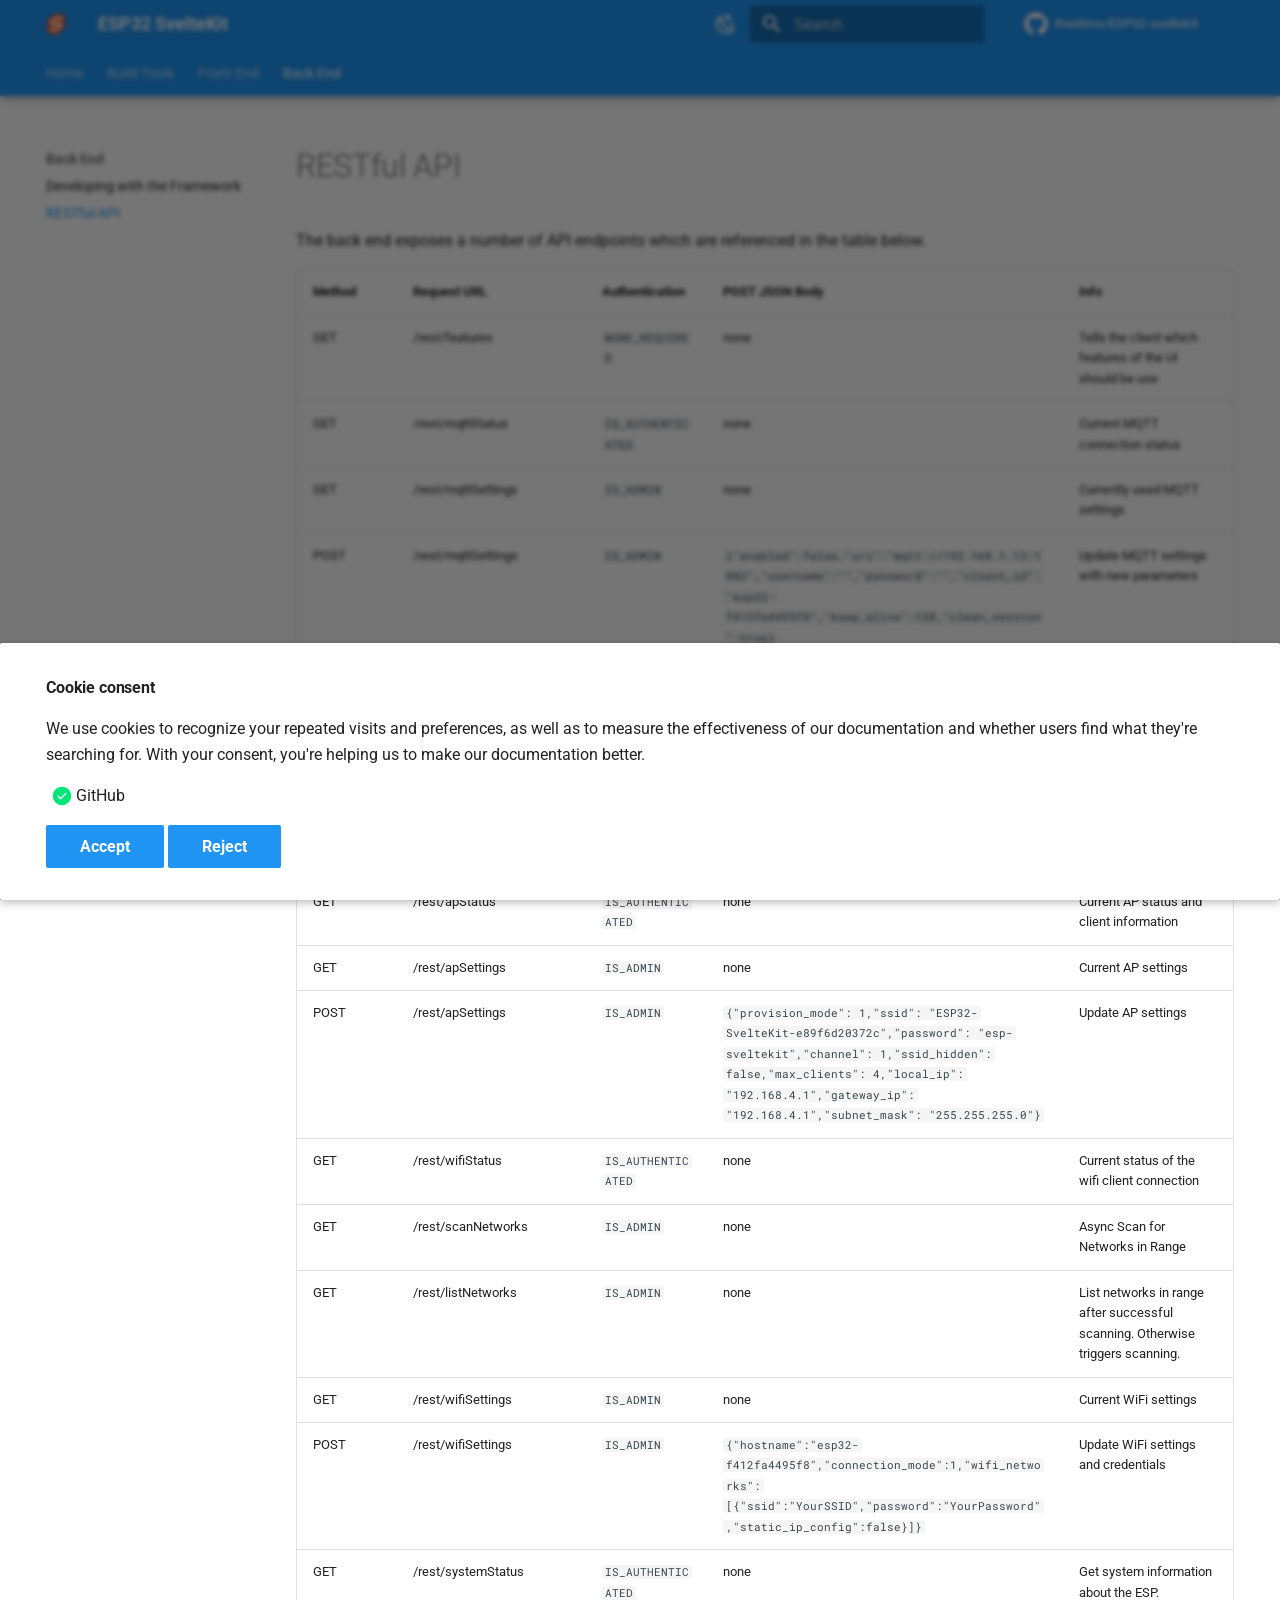
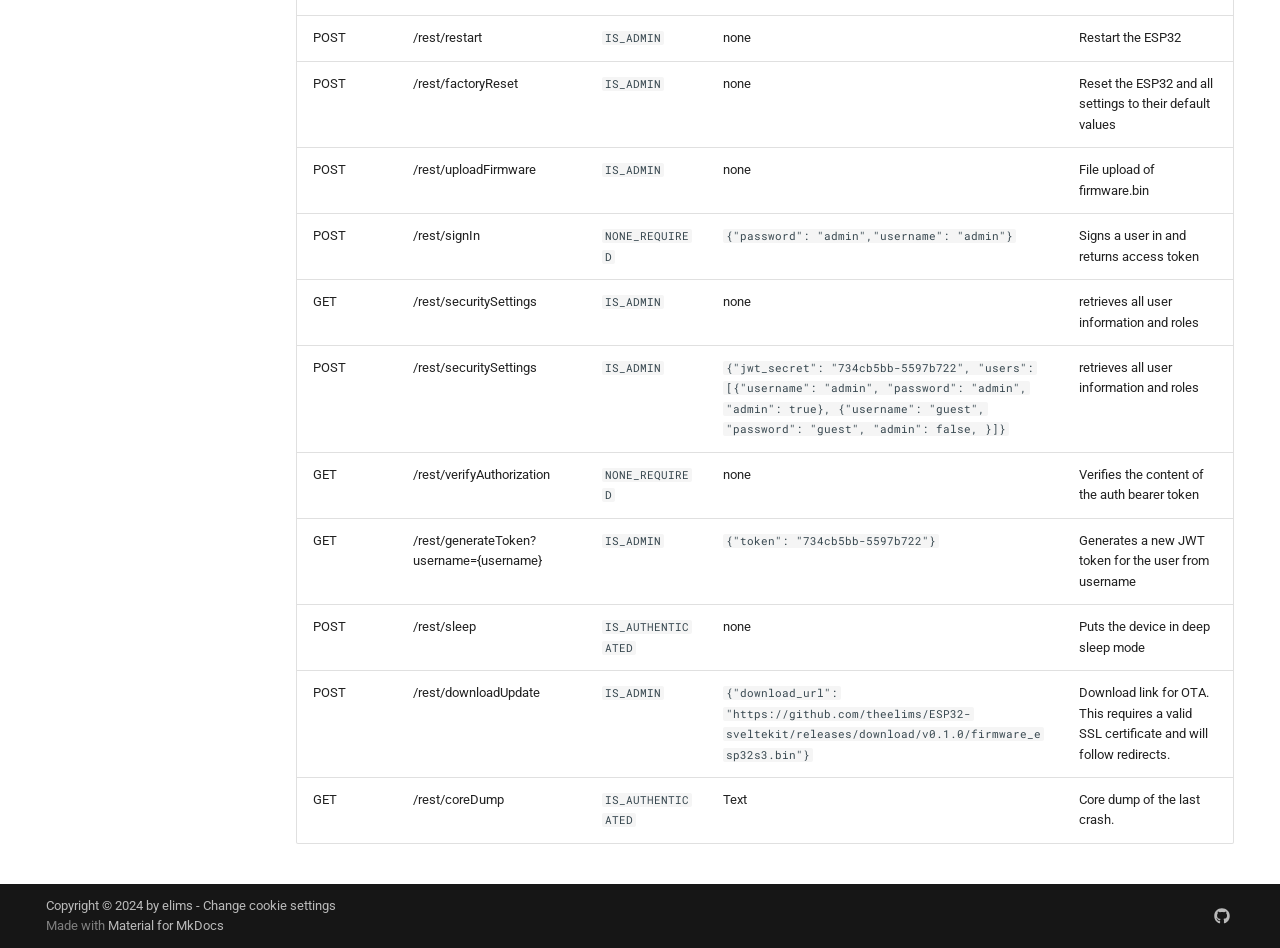
<file: restfulapi/index.html>
<!doctype html>
<html lang="en" class="no-js">
  <head>
    
      <meta charset="utf-8">
      <meta name="viewport" content="width=device-width,initial-scale=1">
      
        <meta name="description" content="A simple, secure and extensible framework for IoT projects on ESP32 platforms with responsive Sveltekit front-end built with TailwindCSS and DaisyUI.">
      
      
        <meta name="author" content="elims">
      
      
      
        <link rel="prev" href="../statefulservice/">
      
      
      
        
      
      
      <link rel="icon" href="../media/favicon.png">
      <meta name="generator" content="mkdocs-1.6.1, mkdocs-material-9.8.0">
    
    
      
        <title>RESTful API - ESP32 SvelteKit</title>
      
    
    
      <link rel="stylesheet" href="../assets/stylesheets/main.57a0d79d.min.css">
      
        
        <link rel="stylesheet" href="../assets/stylesheets/palette.fb2fffe2.min.css">
      
      


    
    
      
    
    
      
        
        
        <link rel="preconnect" href="https://fonts.gstatic.com" crossorigin>
        <link rel="stylesheet" href="https://fonts.googleapis.com/css?family=Roboto:300,300i,400,400i,700,700i%7CRoboto+Mono:400,400i,700,700i&display=fallback">
        <style>:root{--md-text-font:"Roboto";--md-code-font:"Roboto Mono"}</style>
      
    
    
    <script>__md_scope=new URL("..",location),__md_hash=e=>[...e].reduce(((e,_)=>(e<<5)-e+_.charCodeAt(0)),0),__md_get=(e,_=localStorage,t=__md_scope)=>JSON.parse(_.getItem(t.pathname+"."+e)),__md_set=(e,_,t=localStorage,a=__md_scope)=>{try{t.setItem(a.pathname+"."+e,JSON.stringify(_))}catch(e){}}</script>
    
      

    
    
  </head>
  
  
    
    
      
    
    
    
    
    <body dir="ltr" data-md-color-scheme="default" data-md-color-primary="blue" data-md-color-accent="blue">
  
    
    <input class="md-toggle" data-md-toggle="drawer" type="checkbox" id="__drawer" autocomplete="off">
    <input class="md-toggle" data-md-toggle="search" type="checkbox" id="__search" autocomplete="off">
    <label class="md-overlay" for="__drawer"></label>
    <div data-md-component="skip">
      
        
        <a href="#restful-api" class="md-skip">
          Skip to content
        </a>
      
    </div>
    <div data-md-component="announce">
      
    </div>
    
    
      

  

<header class="md-header md-header--shadow md-header--lifted" data-md-component="header">
  <nav class="md-header__inner md-grid" aria-label="Header">
    <a href=".." title="ESP32 SvelteKit" class="md-header__button md-logo" aria-label="ESP32 SvelteKit" data-md-component="logo">
      
  <img src="../media/svelte-logo.png" alt="logo">

    </a>
    <label class="md-header__button md-icon" for="__drawer">
      
      <svg xmlns="http://www.w3.org/2000/svg" viewBox="0 0 24 24"><path d="M3 6h18v2H3zm0 5h18v2H3zm0 5h18v2H3z"/></svg>
    </label>
    <div class="md-header__title" data-md-component="header-title">
      <div class="md-header__ellipsis">
        <div class="md-header__topic">
          <span class="md-ellipsis">
            ESP32 SvelteKit
          </span>
        </div>
        <div class="md-header__topic" data-md-component="header-topic">
          <span class="md-ellipsis">
            
              RESTful API
            
          </span>
        </div>
      </div>
    </div>
    
      
        <form class="md-header__option" data-md-component="palette">
  
    
    
    
    <input class="md-option" data-md-color-media="(prefers-color-scheme: light)" data-md-color-scheme="default" data-md-color-primary="blue" data-md-color-accent="blue"  aria-label="Switch to dark mode"  type="radio" name="__palette" id="__palette_0">
    
      <label class="md-header__button md-icon" title="Switch to dark mode" for="__palette_1" hidden>
        <svg xmlns="http://www.w3.org/2000/svg" viewBox="0 0 24 24"><path d="m17.75 4.09-2.53 1.94.91 3.06-2.63-1.81-2.63 1.81.91-3.06-2.53-1.94L12.44 4l1.06-3 1.06 3zm3.5 6.91-1.64 1.25.59 1.98-1.7-1.17-1.7 1.17.59-1.98L15.75 11l2.06-.05L18.5 9l.69 1.95zm-2.28 4.95c.83-.08 1.72 1.1 1.19 1.85-.32.45-.66.87-1.08 1.27C15.17 23 8.84 23 4.94 19.07c-3.91-3.9-3.91-10.24 0-14.14.4-.4.82-.76 1.27-1.08.75-.53 1.93.36 1.85 1.19-.27 2.86.69 5.83 2.89 8.02a9.96 9.96 0 0 0 8.02 2.89m-1.64 2.02a12.08 12.08 0 0 1-7.8-3.47c-2.17-2.19-3.33-5-3.49-7.82-2.81 3.14-2.7 7.96.31 10.98 3.02 3.01 7.84 3.12 10.98.31"/></svg>
      </label>
    
  
    
    
    
    <input class="md-option" data-md-color-media="(prefers-color-scheme: dark)" data-md-color-scheme="slate" data-md-color-primary="indigo" data-md-color-accent="indigo"  aria-label="Switch to light mode"  type="radio" name="__palette" id="__palette_1">
    
      <label class="md-header__button md-icon" title="Switch to light mode" for="__palette_0" hidden>
        <svg xmlns="http://www.w3.org/2000/svg" viewBox="0 0 24 24"><path d="M12 7a5 5 0 0 1 5 5 5 5 0 0 1-5 5 5 5 0 0 1-5-5 5 5 0 0 1 5-5m0 2a3 3 0 0 0-3 3 3 3 0 0 0 3 3 3 3 0 0 0 3-3 3 3 0 0 0-3-3m0-7 2.39 3.42C13.65 5.15 12.84 5 12 5s-1.65.15-2.39.42zM3.34 7l4.16-.35A7.2 7.2 0 0 0 5.94 8.5c-.44.74-.69 1.5-.83 2.29zm.02 10 1.76-3.77a7.131 7.131 0 0 0 2.38 4.14zM20.65 7l-1.77 3.79a7.02 7.02 0 0 0-2.38-4.15zm-.01 10-4.14.36c.59-.51 1.12-1.14 1.54-1.86.42-.73.69-1.5.83-2.29zM12 22l-2.41-3.44c.74.27 1.55.44 2.41.44.82 0 1.63-.17 2.37-.44z"/></svg>
      </label>
    
  
</form>
      
    
    
      <script>var palette=__md_get("__palette");if(palette&&palette.color){if("(prefers-color-scheme)"===palette.color.media){var media=matchMedia("(prefers-color-scheme: light)"),input=document.querySelector(media.matches?"[data-md-color-media='(prefers-color-scheme: light)']":"[data-md-color-media='(prefers-color-scheme: dark)']");palette.color.media=input.getAttribute("data-md-color-media"),palette.color.scheme=input.getAttribute("data-md-color-scheme"),palette.color.primary=input.getAttribute("data-md-color-primary"),palette.color.accent=input.getAttribute("data-md-color-accent")}for(var[key,value]of Object.entries(palette.color))document.body.setAttribute("data-md-color-"+key,value)}</script>
    
    
    
      
      
        <label class="md-header__button md-icon" for="__search">
          
          <svg xmlns="http://www.w3.org/2000/svg" viewBox="0 0 24 24"><path d="M9.5 3A6.5 6.5 0 0 1 16 9.5c0 1.61-.59 3.09-1.56 4.23l.27.27h.79l5 5-1.5 1.5-5-5v-.79l-.27-.27A6.52 6.52 0 0 1 9.5 16 6.5 6.5 0 0 1 3 9.5 6.5 6.5 0 0 1 9.5 3m0 2C7 5 5 7 5 9.5S7 14 9.5 14 14 12 14 9.5 12 5 9.5 5"/></svg>
        </label>
        <div class="md-search" data-md-component="search" role="dialog">
  <label class="md-search__overlay" for="__search"></label>
  <div class="md-search__inner" role="search">
    <form class="md-search__form" name="search">
      <input type="text" class="md-search__input" name="query" aria-label="Search" placeholder="Search" autocapitalize="off" autocorrect="off" autocomplete="off" spellcheck="false" data-md-component="search-query" required>
      <label class="md-search__icon md-icon" for="__search">
        
        <svg xmlns="http://www.w3.org/2000/svg" viewBox="0 0 24 24"><path d="M9.5 3A6.5 6.5 0 0 1 16 9.5c0 1.61-.59 3.09-1.56 4.23l.27.27h.79l5 5-1.5 1.5-5-5v-.79l-.27-.27A6.52 6.52 0 0 1 9.5 16 6.5 6.5 0 0 1 3 9.5 6.5 6.5 0 0 1 9.5 3m0 2C7 5 5 7 5 9.5S7 14 9.5 14 14 12 14 9.5 12 5 9.5 5"/></svg>
        
        <svg xmlns="http://www.w3.org/2000/svg" viewBox="0 0 24 24"><path d="M20 11v2H8l5.5 5.5-1.42 1.42L4.16 12l7.92-7.92L13.5 5.5 8 11z"/></svg>
      </label>
      <nav class="md-search__options" aria-label="Search">
        
        <button type="reset" class="md-search__icon md-icon" title="Clear" aria-label="Clear" tabindex="-1">
          
          <svg xmlns="http://www.w3.org/2000/svg" viewBox="0 0 24 24"><path d="M19 6.41 17.59 5 12 10.59 6.41 5 5 6.41 10.59 12 5 17.59 6.41 19 12 13.41 17.59 19 19 17.59 13.41 12z"/></svg>
        </button>
      </nav>
      
    </form>
    <div class="md-search__output">
      <div class="md-search__scrollwrap" tabindex="0" data-md-scrollfix>
        <div class="md-search-result" data-md-component="search-result">
          <div class="md-search-result__meta">
            Initializing search
          </div>
          <ol class="md-search-result__list" role="presentation"></ol>
        </div>
      </div>
    </div>
  </div>
</div>
      
    
    
      <div class="md-header__source">
        <a href="https://github.com/theelims/ESP32-sveltekit" title="Go to repository" class="md-source" data-md-component="source">
  <div class="md-source__icon md-icon">
    
    <svg xmlns="http://www.w3.org/2000/svg" viewBox="0 0 512 512"><!--! Font Awesome Free 7.1.0 by @fontawesome - https://fontawesome.com License - https://fontawesome.com/license/free (Icons: CC BY 4.0, Fonts: SIL OFL 1.1, Code: MIT License) Copyright 2025 Fonticons, Inc.--><path d="M173.9 397.4c0 2-2.3 3.6-5.2 3.6-3.3.3-5.6-1.3-5.6-3.6 0-2 2.3-3.6 5.2-3.6 3-.3 5.6 1.3 5.6 3.6m-31.1-4.5c-.7 2 1.3 4.3 4.3 4.9 2.6 1 5.6 0 6.2-2s-1.3-4.3-4.3-5.2c-2.6-.7-5.5.3-6.2 2.3m44.2-1.7c-2.9.7-4.9 2.6-4.6 4.9.3 2 2.9 3.3 5.9 2.6 2.9-.7 4.9-2.6 4.6-4.6-.3-1.9-3-3.2-5.9-2.9M252.8 8C114.1 8 8 113.3 8 252c0 110.9 69.8 205.8 169.5 239.2 12.8 2.3 17.3-5.6 17.3-12.1 0-6.2-.3-40.4-.3-61.4 0 0-70 15-84.7-29.8 0 0-11.4-29.1-27.8-36.6 0 0-22.9-15.7 1.6-15.4 0 0 24.9 2 38.6 25.8 21.9 38.6 58.6 27.5 72.9 20.9 2.3-16 8.8-27.1 16-33.7-55.9-6.2-112.3-14.3-112.3-110.5 0-27.5 7.6-41.3 23.6-58.9-2.6-6.5-11.1-33.3 2.6-67.9 20.9-6.5 69 27 69 27 20-5.6 41.5-8.5 62.8-8.5s42.8 2.9 62.8 8.5c0 0 48.1-33.6 69-27 13.7 34.7 5.2 61.4 2.6 67.9 16 17.7 25.8 31.5 25.8 58.9 0 96.5-58.9 104.2-114.8 110.5 9.2 7.9 17 22.9 17 46.4 0 33.7-.3 75.4-.3 83.6 0 6.5 4.6 14.4 17.3 12.1C436.2 457.8 504 362.9 504 252 504 113.3 391.5 8 252.8 8M105.2 352.9c-1.3 1-1 3.3.7 5.2 1.6 1.6 3.9 2.3 5.2 1 1.3-1 1-3.3-.7-5.2-1.6-1.6-3.9-2.3-5.2-1m-10.8-8.1c-.7 1.3.3 2.9 2.3 3.9 1.6 1 3.6.7 4.3-.7.7-1.3-.3-2.9-2.3-3.9-2-.6-3.6-.3-4.3.7m32.4 35.6c-1.6 1.3-1 4.3 1.3 6.2 2.3 2.3 5.2 2.6 6.5 1 1.3-1.3.7-4.3-1.3-6.2-2.2-2.3-5.2-2.6-6.5-1m-11.4-14.7c-1.6 1-1.6 3.6 0 5.9s4.3 3.3 5.6 2.3c1.6-1.3 1.6-3.9 0-6.2-1.4-2.3-4-3.3-5.6-2"/></svg>
  </div>
  <div class="md-source__repository">
    theelims/ESP32-sveltekit
  </div>
</a>
      </div>
    
  </nav>
  
    
      
<nav class="md-tabs" aria-label="Tabs" data-md-component="tabs">
  <div class="md-grid">
    <ul class="md-tabs__list">
      
        
  
  
  
  
    <li class="md-tabs__item">
      <a href=".." class="md-tabs__link">
        
  
  
    
  
  Home

      </a>
    </li>
  

      
        
  
  
  
  
    
    
      <li class="md-tabs__item">
        <a href="../gettingstarted/" class="md-tabs__link">
          
  
  
  Build Tools

        </a>
      </li>
    
  

      
        
  
  
  
  
    
    
      <li class="md-tabs__item">
        <a href="../sveltekit/" class="md-tabs__link">
          
  
  
  Front End

        </a>
      </li>
    
  

      
        
  
  
  
    
  
  
    
    
      <li class="md-tabs__item md-tabs__item--active">
        <a href="../statefulservice/" class="md-tabs__link">
          
  
  
  Back End

        </a>
      </li>
    
  

      
    </ul>
  </div>
</nav>
    
  
</header>
    
    <div class="md-container" data-md-component="container">
      
      
        
      
      <main class="md-main" data-md-component="main">
        <div class="md-main__inner md-grid">
          
            
              
              <div class="md-sidebar md-sidebar--primary" data-md-component="sidebar" data-md-type="navigation" >
                <div class="md-sidebar__scrollwrap">
                  <div class="md-sidebar__inner">
                    


  


  

<nav class="md-nav md-nav--primary md-nav--lifted md-nav--integrated" aria-label="Navigation" data-md-level="0">
  <label class="md-nav__title" for="__drawer">
    <a href=".." title="ESP32 SvelteKit" class="md-nav__button md-logo" aria-label="ESP32 SvelteKit" data-md-component="logo">
      
  <img src="../media/svelte-logo.png" alt="logo">

    </a>
    ESP32 SvelteKit
  </label>
  
    <div class="md-nav__source">
      <a href="https://github.com/theelims/ESP32-sveltekit" title="Go to repository" class="md-source" data-md-component="source">
  <div class="md-source__icon md-icon">
    
    <svg xmlns="http://www.w3.org/2000/svg" viewBox="0 0 512 512"><!--! Font Awesome Free 7.1.0 by @fontawesome - https://fontawesome.com License - https://fontawesome.com/license/free (Icons: CC BY 4.0, Fonts: SIL OFL 1.1, Code: MIT License) Copyright 2025 Fonticons, Inc.--><path d="M173.9 397.4c0 2-2.3 3.6-5.2 3.6-3.3.3-5.6-1.3-5.6-3.6 0-2 2.3-3.6 5.2-3.6 3-.3 5.6 1.3 5.6 3.6m-31.1-4.5c-.7 2 1.3 4.3 4.3 4.9 2.6 1 5.6 0 6.2-2s-1.3-4.3-4.3-5.2c-2.6-.7-5.5.3-6.2 2.3m44.2-1.7c-2.9.7-4.9 2.6-4.6 4.9.3 2 2.9 3.3 5.9 2.6 2.9-.7 4.9-2.6 4.6-4.6-.3-1.9-3-3.2-5.9-2.9M252.8 8C114.1 8 8 113.3 8 252c0 110.9 69.8 205.8 169.5 239.2 12.8 2.3 17.3-5.6 17.3-12.1 0-6.2-.3-40.4-.3-61.4 0 0-70 15-84.7-29.8 0 0-11.4-29.1-27.8-36.6 0 0-22.9-15.7 1.6-15.4 0 0 24.9 2 38.6 25.8 21.9 38.6 58.6 27.5 72.9 20.9 2.3-16 8.8-27.1 16-33.7-55.9-6.2-112.3-14.3-112.3-110.5 0-27.5 7.6-41.3 23.6-58.9-2.6-6.5-11.1-33.3 2.6-67.9 20.9-6.5 69 27 69 27 20-5.6 41.5-8.5 62.8-8.5s42.8 2.9 62.8 8.5c0 0 48.1-33.6 69-27 13.7 34.7 5.2 61.4 2.6 67.9 16 17.7 25.8 31.5 25.8 58.9 0 96.5-58.9 104.2-114.8 110.5 9.2 7.9 17 22.9 17 46.4 0 33.7-.3 75.4-.3 83.6 0 6.5 4.6 14.4 17.3 12.1C436.2 457.8 504 362.9 504 252 504 113.3 391.5 8 252.8 8M105.2 352.9c-1.3 1-1 3.3.7 5.2 1.6 1.6 3.9 2.3 5.2 1 1.3-1 1-3.3-.7-5.2-1.6-1.6-3.9-2.3-5.2-1m-10.8-8.1c-.7 1.3.3 2.9 2.3 3.9 1.6 1 3.6.7 4.3-.7.7-1.3-.3-2.9-2.3-3.9-2-.6-3.6-.3-4.3.7m32.4 35.6c-1.6 1.3-1 4.3 1.3 6.2 2.3 2.3 5.2 2.6 6.5 1 1.3-1.3.7-4.3-1.3-6.2-2.2-2.3-5.2-2.6-6.5-1m-11.4-14.7c-1.6 1-1.6 3.6 0 5.9s4.3 3.3 5.6 2.3c1.6-1.3 1.6-3.9 0-6.2-1.4-2.3-4-3.3-5.6-2"/></svg>
  </div>
  <div class="md-source__repository">
    theelims/ESP32-sveltekit
  </div>
</a>
    </div>
  
  <ul class="md-nav__list" data-md-scrollfix>
    
      
      
  
  
  
  
    <li class="md-nav__item">
      <a href=".." class="md-nav__link">
        
  
  
  <span class="md-ellipsis">
    
  
    Home
  

    
  </span>
  
  

      </a>
    </li>
  

    
      
      
  
  
  
  
    
    
    
    
      
      
        
      
    
    
    <li class="md-nav__item md-nav__item--nested">
      
        
        
          
        
        <input class="md-nav__toggle md-toggle md-toggle--indeterminate" type="checkbox" id="__nav_2" >
        
          
          <label class="md-nav__link" for="__nav_2" id="__nav_2_label" tabindex="0">
            
  
  
  <span class="md-ellipsis">
    
  
    Build Tools
  

    
  </span>
  
  

            <span class="md-nav__icon md-icon"></span>
          </label>
        
        <nav class="md-nav" data-md-level="1" aria-labelledby="__nav_2_label" aria-expanded="false">
          <label class="md-nav__title" for="__nav_2">
            <span class="md-nav__icon md-icon"></span>
            
  
    Build Tools
  

          </label>
          <ul class="md-nav__list" data-md-scrollfix>
            
              
                
  
  
  
  
    <li class="md-nav__item">
      <a href="../gettingstarted/" class="md-nav__link">
        
  
  
  <span class="md-ellipsis">
    
  
    Getting Started
  

    
  </span>
  
  

      </a>
    </li>
  

              
            
              
                
  
  
  
  
    <li class="md-nav__item">
      <a href="../buildprocess/" class="md-nav__link">
        
  
  
  <span class="md-ellipsis">
    
  
    Build Process
  

    
  </span>
  
  

      </a>
    </li>
  

              
            
          </ul>
        </nav>
      
    </li>
  

    
      
      
  
  
  
  
    
    
    
    
      
      
        
      
    
    
    <li class="md-nav__item md-nav__item--nested">
      
        
        
          
        
        <input class="md-nav__toggle md-toggle md-toggle--indeterminate" type="checkbox" id="__nav_3" >
        
          
          <label class="md-nav__link" for="__nav_3" id="__nav_3_label" tabindex="0">
            
  
  
  <span class="md-ellipsis">
    
  
    Front End
  

    
  </span>
  
  

            <span class="md-nav__icon md-icon"></span>
          </label>
        
        <nav class="md-nav" data-md-level="1" aria-labelledby="__nav_3_label" aria-expanded="false">
          <label class="md-nav__title" for="__nav_3">
            <span class="md-nav__icon md-icon"></span>
            
  
    Front End
  

          </label>
          <ul class="md-nav__list" data-md-scrollfix>
            
              
                
  
  
  
  
    <li class="md-nav__item">
      <a href="../sveltekit/" class="md-nav__link">
        
  
  
  <span class="md-ellipsis">
    
  
    Getting Started with SvelteKit
  

    
  </span>
  
  

      </a>
    </li>
  

              
            
              
                
  
  
  
  
    <li class="md-nav__item">
      <a href="../structure/" class="md-nav__link">
        
  
  
  <span class="md-ellipsis">
    
  
    Customizing the Front End
  

    
  </span>
  
  

      </a>
    </li>
  

              
            
              
                
  
  
  
  
    <li class="md-nav__item">
      <a href="../stores/" class="md-nav__link">
        
  
  
  <span class="md-ellipsis">
    
  
    Stores
  

    
  </span>
  
  

      </a>
    </li>
  

              
            
              
                
  
  
  
  
    <li class="md-nav__item">
      <a href="../components/" class="md-nav__link">
        
  
  
  <span class="md-ellipsis">
    
  
    Components
  

    
  </span>
  
  

      </a>
    </li>
  

              
            
          </ul>
        </nav>
      
    </li>
  

    
      
      
  
  
    
  
  
  
    
    
    
    
      
        
        
      
      
        
      
    
    
    <li class="md-nav__item md-nav__item--active md-nav__item--section md-nav__item--nested">
      
        
        
        <input class="md-nav__toggle md-toggle " type="checkbox" id="__nav_4" checked>
        
          
          <label class="md-nav__link" for="__nav_4" id="__nav_4_label" tabindex="">
            
  
  
  <span class="md-ellipsis">
    
  
    Back End
  

    
  </span>
  
  

            <span class="md-nav__icon md-icon"></span>
          </label>
        
        <nav class="md-nav" data-md-level="1" aria-labelledby="__nav_4_label" aria-expanded="true">
          <label class="md-nav__title" for="__nav_4">
            <span class="md-nav__icon md-icon"></span>
            
  
    Back End
  

          </label>
          <ul class="md-nav__list" data-md-scrollfix>
            
              
                
  
  
  
  
    <li class="md-nav__item">
      <a href="../statefulservice/" class="md-nav__link">
        
  
  
  <span class="md-ellipsis">
    
  
    Developing with the Framework
  

    
  </span>
  
  

      </a>
    </li>
  

              
            
              
                
  
  
    
  
  
  
    <li class="md-nav__item md-nav__item--active">
      
      <input class="md-nav__toggle md-toggle" type="checkbox" id="__toc">
      
      
        
      
      
      <a href="./" class="md-nav__link md-nav__link--active">
        
  
  
  <span class="md-ellipsis">
    
  
    RESTful API
  

    
  </span>
  
  

      </a>
      
    </li>
  

              
            
          </ul>
        </nav>
      
    </li>
  

    
  </ul>
</nav>
                  </div>
                </div>
              </div>
            
            
          
          
            <div class="md-content" data-md-component="content">
              
              <article class="md-content__inner md-typeset">
                
                  


  
  


<h1 id="restful-api">RESTful API</h1>
<p>The back end exposes a number of API endpoints which are referenced in the table below.</p>
<table>
<thead>
<tr>
<th>Method</th>
<th>Request URL</th>
<th>Authentication</th>
<th>POST JSON Body</th>
<th>Info</th>
</tr>
</thead>
<tbody>
<tr>
<td>GET</td>
<td>/rest/features</td>
<td><code>NONE_REQUIRED</code></td>
<td>none</td>
<td>Tells the client which features of the UI should be use</td>
</tr>
<tr>
<td>GET</td>
<td>/rest/mqttStatus</td>
<td><code>IS_AUTHENTICATED</code></td>
<td>none</td>
<td>Current MQTT connection status</td>
</tr>
<tr>
<td>GET</td>
<td>/rest/mqttSettings</td>
<td><code>IS_ADMIN</code></td>
<td>none</td>
<td>Currently used MQTT settings</td>
</tr>
<tr>
<td>POST</td>
<td>/rest/mqttSettings</td>
<td><code>IS_ADMIN</code></td>
<td><code>{"enabled":false,"uri":"mqtt://192.168.1.12:1883","username":"","password":"","client_id":"esp32-f412fa4495f8","keep_alive":120,"clean_session":true}</code></td>
<td>Update MQTT settings with new parameters</td>
</tr>
<tr>
<td>GET</td>
<td>/rest/ntpStatus</td>
<td><code>IS_AUTHENTICATED</code></td>
<td>none</td>
<td>Current NTP connection status</td>
</tr>
<tr>
<td>GET</td>
<td>/rest/ntpSettings</td>
<td><code>IS_ADMIN</code></td>
<td>none</td>
<td>Current NTP settings</td>
</tr>
<tr>
<td>POST</td>
<td>/rest/ntpSettings</td>
<td><code>IS_ADMIN</code></td>
<td><code>{"enabled": true,"server": "time.google.com","tz_label": "Europe/London","tz_format": "GMT0BST,M3.5.0/1,M10.5.0"}</code></td>
<td>Update the NTP settings</td>
</tr>
<tr>
<td>GET</td>
<td>/rest/apStatus</td>
<td><code>IS_AUTHENTICATED</code></td>
<td>none</td>
<td>Current AP status and client information</td>
</tr>
<tr>
<td>GET</td>
<td>/rest/apSettings</td>
<td><code>IS_ADMIN</code></td>
<td>none</td>
<td>Current AP settings</td>
</tr>
<tr>
<td>POST</td>
<td>/rest/apSettings</td>
<td><code>IS_ADMIN</code></td>
<td><code>{"provision_mode": 1,"ssid": "ESP32-SvelteKit-e89f6d20372c","password": "esp-sveltekit","channel": 1,"ssid_hidden": false,"max_clients": 4,"local_ip": "192.168.4.1","gateway_ip": "192.168.4.1","subnet_mask": "255.255.255.0"}</code></td>
<td>Update AP settings</td>
</tr>
<tr>
<td>GET</td>
<td>/rest/wifiStatus</td>
<td><code>IS_AUTHENTICATED</code></td>
<td>none</td>
<td>Current status of the wifi client connection</td>
</tr>
<tr>
<td>GET</td>
<td>/rest/scanNetworks</td>
<td><code>IS_ADMIN</code></td>
<td>none</td>
<td>Async Scan for Networks in Range</td>
</tr>
<tr>
<td>GET</td>
<td>/rest/listNetworks</td>
<td><code>IS_ADMIN</code></td>
<td>none</td>
<td>List networks in range after successful scanning. Otherwise triggers scanning.</td>
</tr>
<tr>
<td>GET</td>
<td>/rest/wifiSettings</td>
<td><code>IS_ADMIN</code></td>
<td>none</td>
<td>Current WiFi settings</td>
</tr>
<tr>
<td>POST</td>
<td>/rest/wifiSettings</td>
<td><code>IS_ADMIN</code></td>
<td><code>{"hostname":"esp32-f412fa4495f8","connection_mode":1,"wifi_networks":[{"ssid":"YourSSID","password":"YourPassword","static_ip_config":false}]}</code></td>
<td>Update WiFi settings and credentials</td>
</tr>
<tr>
<td>GET</td>
<td>/rest/systemStatus</td>
<td><code>IS_AUTHENTICATED</code></td>
<td>none</td>
<td>Get system information about the ESP.</td>
</tr>
<tr>
<td>POST</td>
<td>/rest/restart</td>
<td><code>IS_ADMIN</code></td>
<td>none</td>
<td>Restart the ESP32</td>
</tr>
<tr>
<td>POST</td>
<td>/rest/factoryReset</td>
<td><code>IS_ADMIN</code></td>
<td>none</td>
<td>Reset the ESP32 and all settings to their default values</td>
</tr>
<tr>
<td>POST</td>
<td>/rest/uploadFirmware</td>
<td><code>IS_ADMIN</code></td>
<td>none</td>
<td>File upload of firmware.bin</td>
</tr>
<tr>
<td>POST</td>
<td>/rest/signIn</td>
<td><code>NONE_REQUIRED</code></td>
<td><code>{"password": "admin","username": "admin"}</code></td>
<td>Signs a user in and returns access token</td>
</tr>
<tr>
<td>GET</td>
<td>/rest/securitySettings</td>
<td><code>IS_ADMIN</code></td>
<td>none</td>
<td>retrieves all user information and roles</td>
</tr>
<tr>
<td>POST</td>
<td>/rest/securitySettings</td>
<td><code>IS_ADMIN</code></td>
<td><code>{"jwt_secret": "734cb5bb-5597b722", "users": [{"username": "admin", "password": "admin", "admin": true}, {"username": "guest", "password": "guest", "admin": false, }]}</code></td>
<td>retrieves all user information and roles</td>
</tr>
<tr>
<td>GET</td>
<td>/rest/verifyAuthorization</td>
<td><code>NONE_REQUIRED</code></td>
<td>none</td>
<td>Verifies the content of the auth bearer token</td>
</tr>
<tr>
<td>GET</td>
<td>/rest/generateToken?username={username}</td>
<td><code>IS_ADMIN</code></td>
<td><code>{"token": "734cb5bb-5597b722"}</code></td>
<td>Generates a new JWT token for the user from username</td>
</tr>
<tr>
<td>POST</td>
<td>/rest/sleep</td>
<td><code>IS_AUTHENTICATED</code></td>
<td>none</td>
<td>Puts the device in deep sleep mode</td>
</tr>
<tr>
<td>POST</td>
<td>/rest/downloadUpdate</td>
<td><code>IS_ADMIN</code></td>
<td><code>{"download_url": "https://github.com/theelims/ESP32-sveltekit/releases/download/v0.1.0/firmware_esp32s3.bin"}</code></td>
<td>Download link for OTA. This requires a valid SSL certificate and will follow redirects.</td>
</tr>
<tr>
<td>GET</td>
<td>/rest/coreDump</td>
<td><code>IS_AUTHENTICATED</code></td>
<td>Text</td>
<td>Core dump of the last crash.</td>
</tr>
</tbody>
</table>












                
              </article>
            </div>
          
          
<script>var target=document.getElementById(location.hash.slice(1));target&&target.name&&(target.checked=target.name.startsWith("__tabbed_"))</script>
        </div>
        
          <button type="button" class="md-top md-icon" data-md-component="top" hidden>
  
  <svg xmlns="http://www.w3.org/2000/svg" viewBox="0 0 24 24"><path d="M13 20h-2V8l-5.5 5.5-1.42-1.42L12 4.16l7.92 7.92-1.42 1.42L13 8z"/></svg>
  Back to top
</button>
        
      </main>
      
        <footer class="md-footer">
  
  <div class="md-footer-meta md-typeset">
    <div class="md-footer-meta__inner md-grid">
      <div class="md-copyright">
  
    <div class="md-copyright__highlight">
      Copyright &copy; 2024 by <a href="https://github.com/theelims"  target="_blank" rel="noopener">elims</a> -
<a href="#__consent">Change cookie settings</a>

    </div>
  
  
    Made with
    <a href="https://squidfunk.github.io/mkdocs-material/" target="_blank" rel="noopener">
      Material for MkDocs
    </a>
  
</div>
      
        
<div class="md-social">
  
    
    
    
    
      
      
    
    <a href="https://github.com/theelims/" target="_blank" rel="noopener" title="github.com" class="md-social__link">
      <svg xmlns="http://www.w3.org/2000/svg" viewBox="0 0 512 512"><!--! Font Awesome Free 7.1.0 by @fontawesome - https://fontawesome.com License - https://fontawesome.com/license/free (Icons: CC BY 4.0, Fonts: SIL OFL 1.1, Code: MIT License) Copyright 2025 Fonticons, Inc.--><path d="M173.9 397.4c0 2-2.3 3.6-5.2 3.6-3.3.3-5.6-1.3-5.6-3.6 0-2 2.3-3.6 5.2-3.6 3-.3 5.6 1.3 5.6 3.6m-31.1-4.5c-.7 2 1.3 4.3 4.3 4.9 2.6 1 5.6 0 6.2-2s-1.3-4.3-4.3-5.2c-2.6-.7-5.5.3-6.2 2.3m44.2-1.7c-2.9.7-4.9 2.6-4.6 4.9.3 2 2.9 3.3 5.9 2.6 2.9-.7 4.9-2.6 4.6-4.6-.3-1.9-3-3.2-5.9-2.9M252.8 8C114.1 8 8 113.3 8 252c0 110.9 69.8 205.8 169.5 239.2 12.8 2.3 17.3-5.6 17.3-12.1 0-6.2-.3-40.4-.3-61.4 0 0-70 15-84.7-29.8 0 0-11.4-29.1-27.8-36.6 0 0-22.9-15.7 1.6-15.4 0 0 24.9 2 38.6 25.8 21.9 38.6 58.6 27.5 72.9 20.9 2.3-16 8.8-27.1 16-33.7-55.9-6.2-112.3-14.3-112.3-110.5 0-27.5 7.6-41.3 23.6-58.9-2.6-6.5-11.1-33.3 2.6-67.9 20.9-6.5 69 27 69 27 20-5.6 41.5-8.5 62.8-8.5s42.8 2.9 62.8 8.5c0 0 48.1-33.6 69-27 13.7 34.7 5.2 61.4 2.6 67.9 16 17.7 25.8 31.5 25.8 58.9 0 96.5-58.9 104.2-114.8 110.5 9.2 7.9 17 22.9 17 46.4 0 33.7-.3 75.4-.3 83.6 0 6.5 4.6 14.4 17.3 12.1C436.2 457.8 504 362.9 504 252 504 113.3 391.5 8 252.8 8M105.2 352.9c-1.3 1-1 3.3.7 5.2 1.6 1.6 3.9 2.3 5.2 1 1.3-1 1-3.3-.7-5.2-1.6-1.6-3.9-2.3-5.2-1m-10.8-8.1c-.7 1.3.3 2.9 2.3 3.9 1.6 1 3.6.7 4.3-.7.7-1.3-.3-2.9-2.3-3.9-2-.6-3.6-.3-4.3.7m32.4 35.6c-1.6 1.3-1 4.3 1.3 6.2 2.3 2.3 5.2 2.6 6.5 1 1.3-1.3.7-4.3-1.3-6.2-2.2-2.3-5.2-2.6-6.5-1m-11.4-14.7c-1.6 1-1.6 3.6 0 5.9s4.3 3.3 5.6 2.3c1.6-1.3 1.6-3.9 0-6.2-1.4-2.3-4-3.3-5.6-2"/></svg>
    </a>
  
</div>
      
    </div>
  </div>
</footer>
      
    </div>
    <div class="md-dialog" data-md-component="dialog">
      <div class="md-dialog__inner md-typeset"></div>
    </div>
    
    
      <div class="md-consent" data-md-component="consent" id="__consent" hidden>
        <div class="md-consent__overlay"></div>
        <aside class="md-consent__inner">
          <form class="md-consent__form md-grid md-typeset" name="consent">
            



  

<h4>Cookie consent</h4>
<p>We use cookies to recognize your repeated visits and preferences, as well as to measure the effectiveness of our documentation and whether users find what they're searching for. With your consent, you're helping us to make our documentation better.</p>
<input class="md-toggle" type="checkbox" id="__settings" checked>
<div class="md-consent__settings">
  <ul class="task-list">
    
    
      
    
    
      
        
  
  
    
    
  
  <li class="task-list-item">
    <label class="task-list-control">
      <input type="checkbox" name="github" checked>
      <span class="task-list-indicator"></span>
      GitHub
    </label>
  </li>

      
    
    
  </ul>
</div>
<div class="md-consent__controls">
  
    
      <button class="md-button md-button--primary">Accept</button>
    
    
    
  
    
    
      <button type="reset" class="md-button md-button--primary">Reject</button>
    
    
  
</div>
          </form>
        </aside>
      </div>
      <script>var consent=__md_get("__consent");if(consent)for(var input of document.forms.consent.elements)input.name&&(input.checked=consent[input.name]||!1);else"file:"!==location.protocol&&setTimeout((function(){document.querySelector("[data-md-component=consent]").hidden=!1}),250);var form=document.forms.consent;for(var action of["submit","reset"])form.addEventListener(action,(function(e){if(e.preventDefault(),"reset"===e.type)for(var n of document.forms.consent.elements)n.name&&(n.checked=!1);__md_set("__consent",Object.fromEntries(Array.from(new FormData(form).keys()).map((function(e){return[e,!0]})))),location.hash="",location.reload()}))</script>
    
    
      
      
      <script id="__config" type="application/json">{"annotate": null, "base": "..", "features": ["navigation.instant", "navigation.tracking", "navigation.tabs", "navigation.tabs.sticky", "navigation.sections", "navigation.expand", "toc.follow", "toc.integrate", "navigation.top", "content.code.copy"], "search": "../assets/javascripts/workers/search.a7633da7.min.js", "tags": null, "translations": {"clipboard.copied": "Copied to clipboard", "clipboard.copy": "Copy to clipboard", "search.result.more.one": "1 more on this page", "search.result.more.other": "# more on this page", "search.result.none": "No matching documents", "search.result.one": "1 matching document", "search.result.other": "# matching documents", "search.result.placeholder": "Type to start searching", "search.result.term.missing": "Missing", "select.version": "Select version"}, "version": null}</script>
    
    
      <script src="../assets/javascripts/bundle.c21346df.min.js"></script>
      
    
  </body>
</html>
</file>
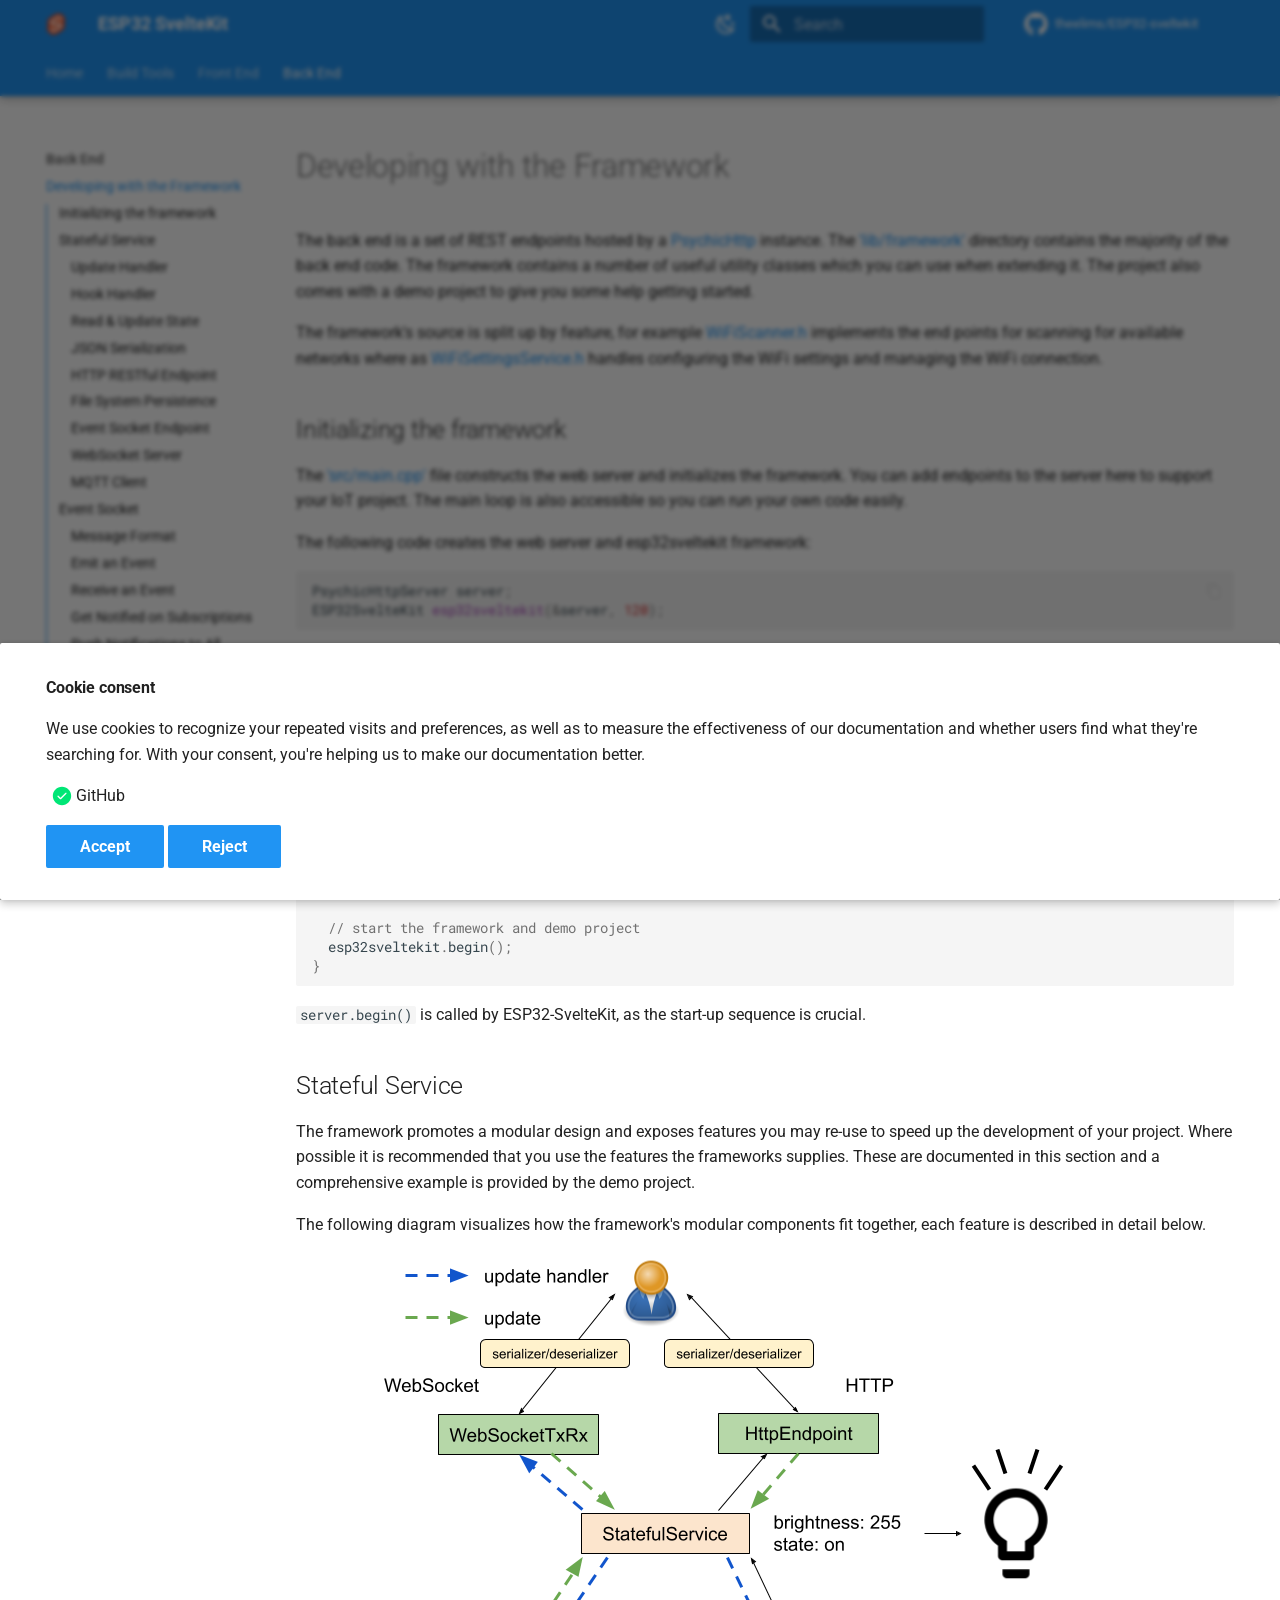
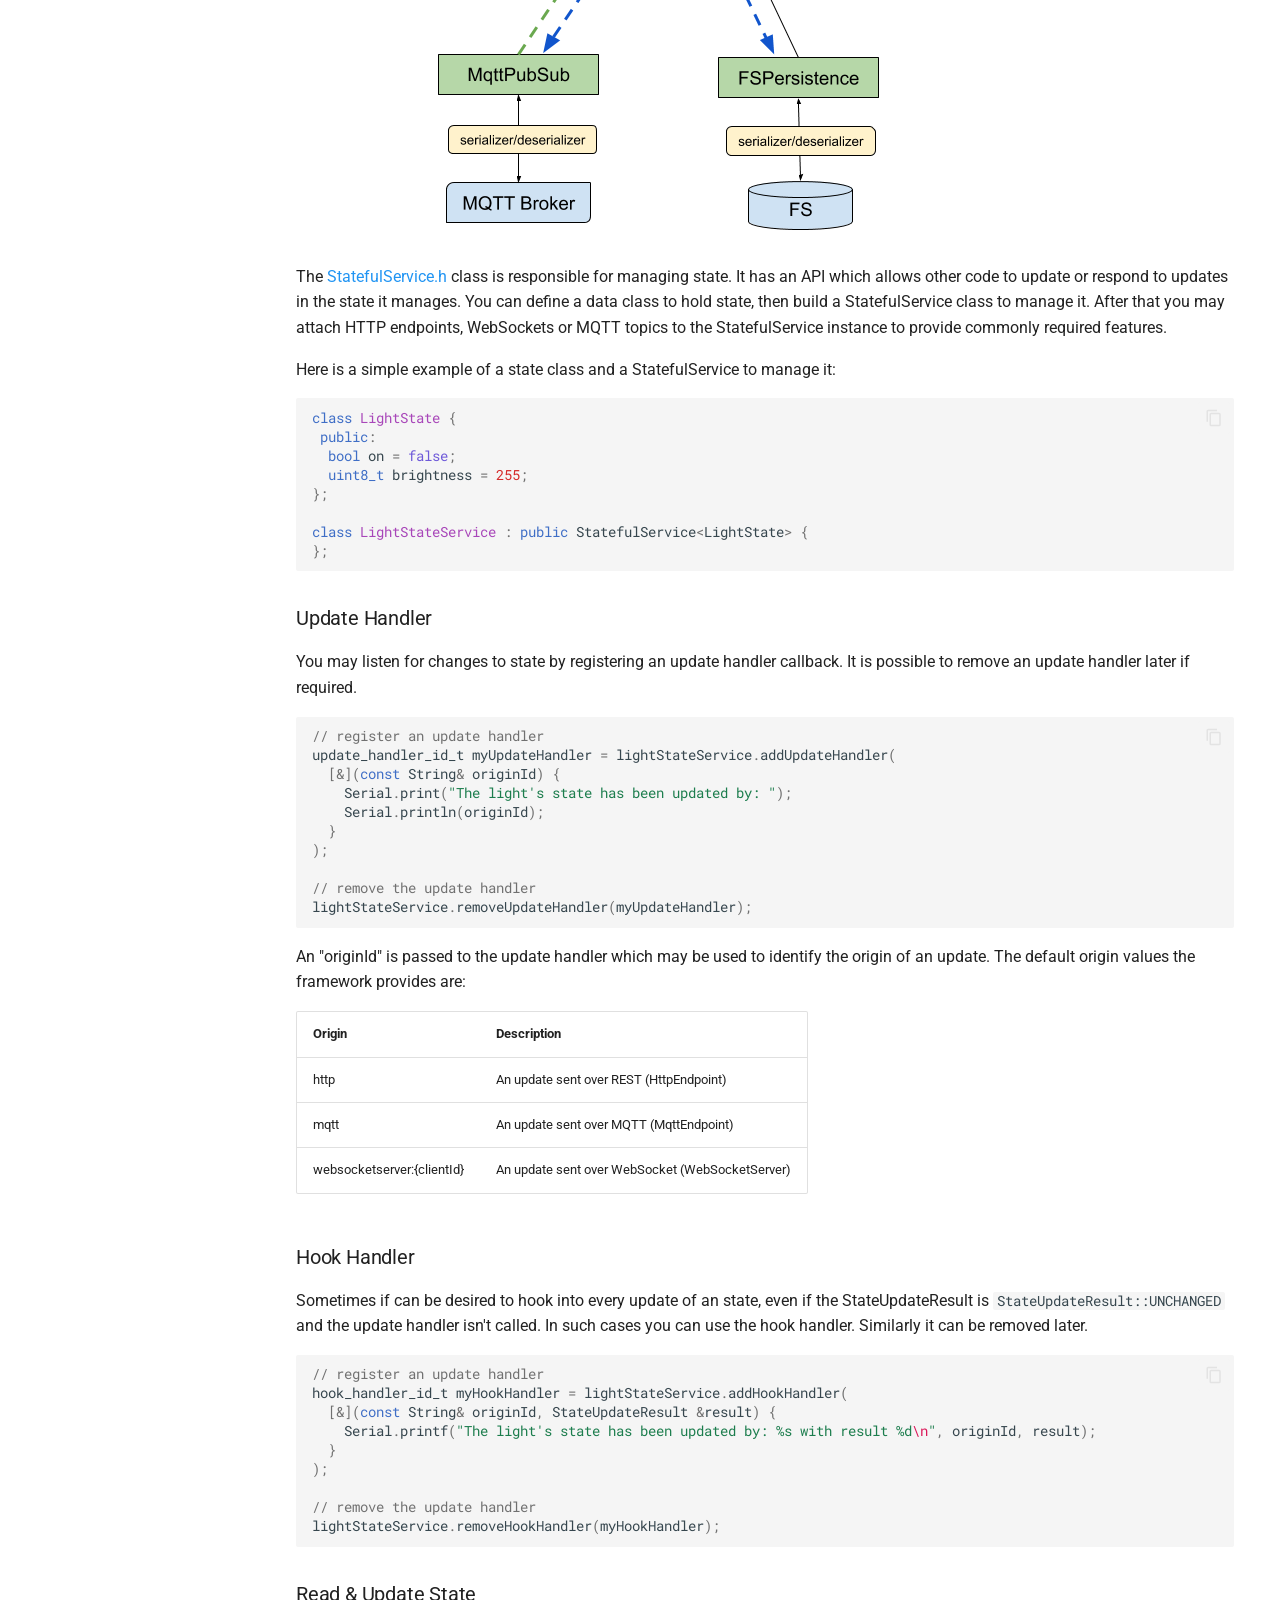
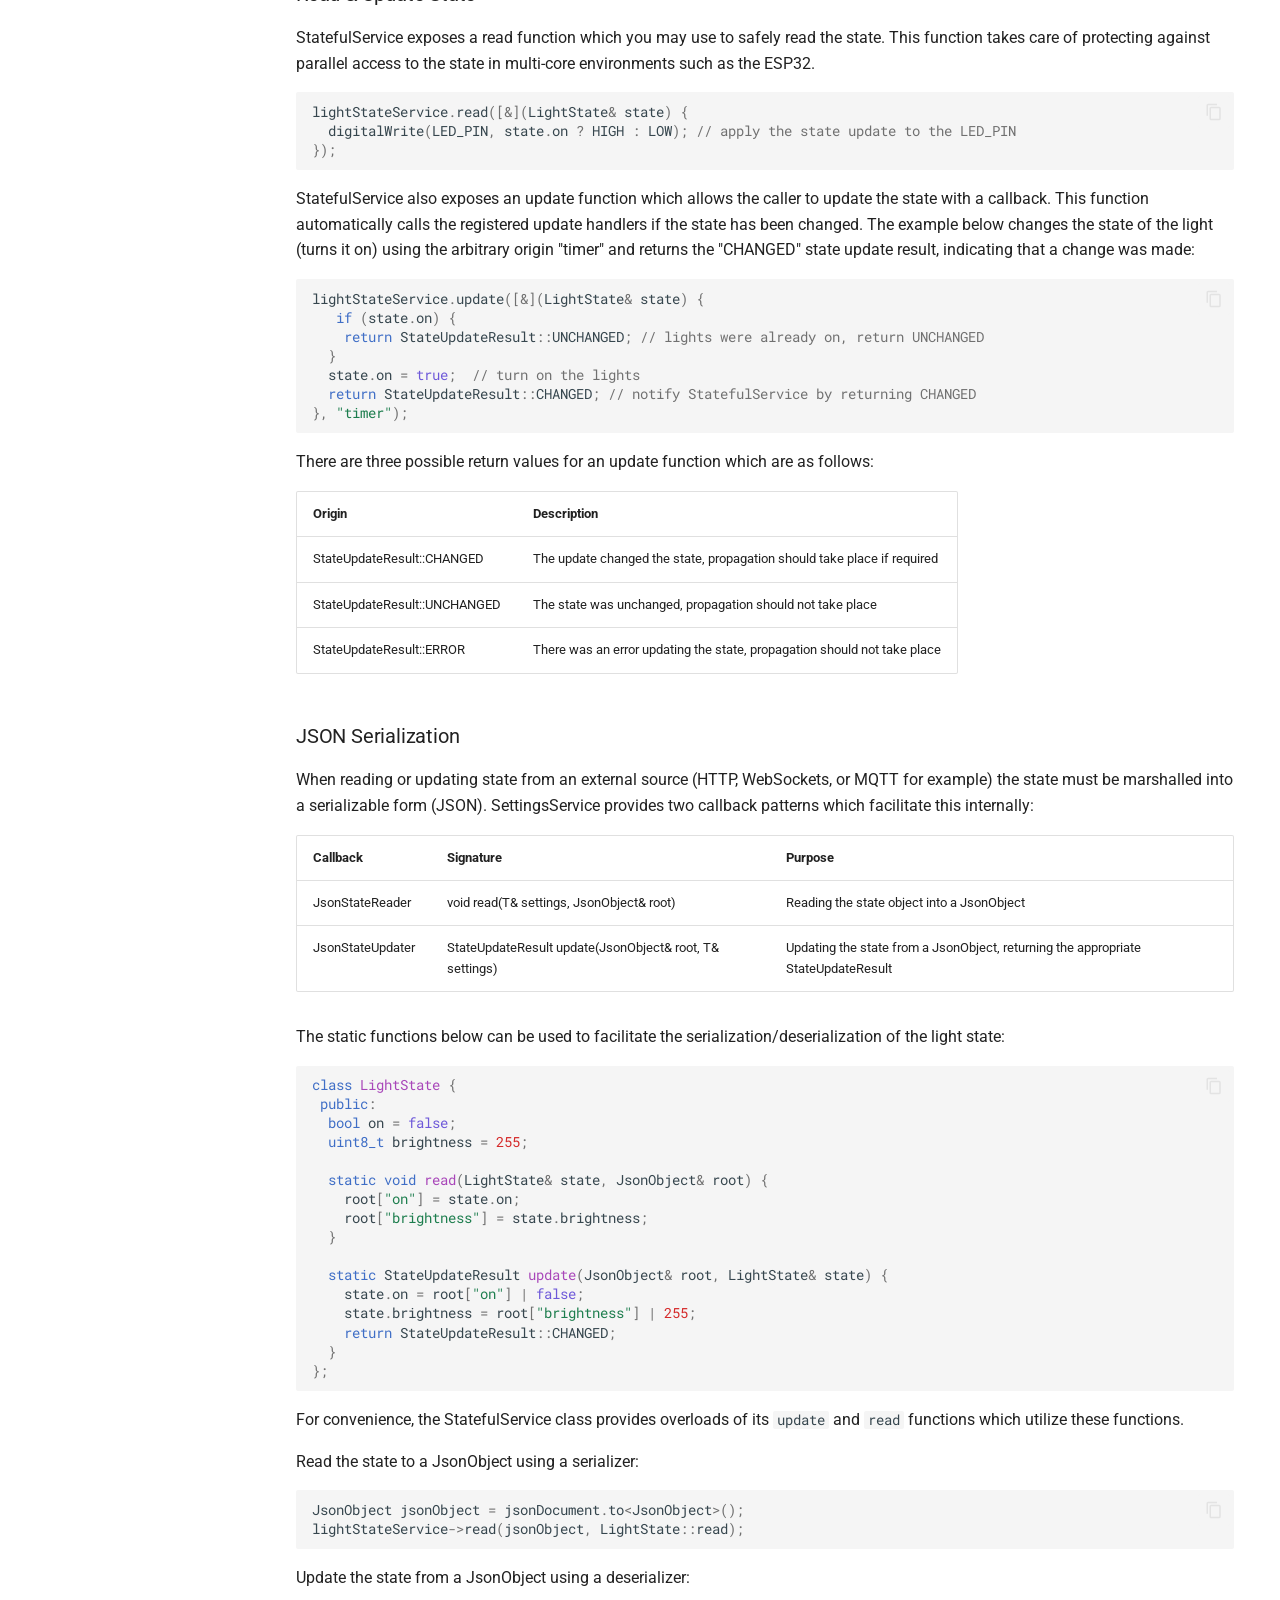
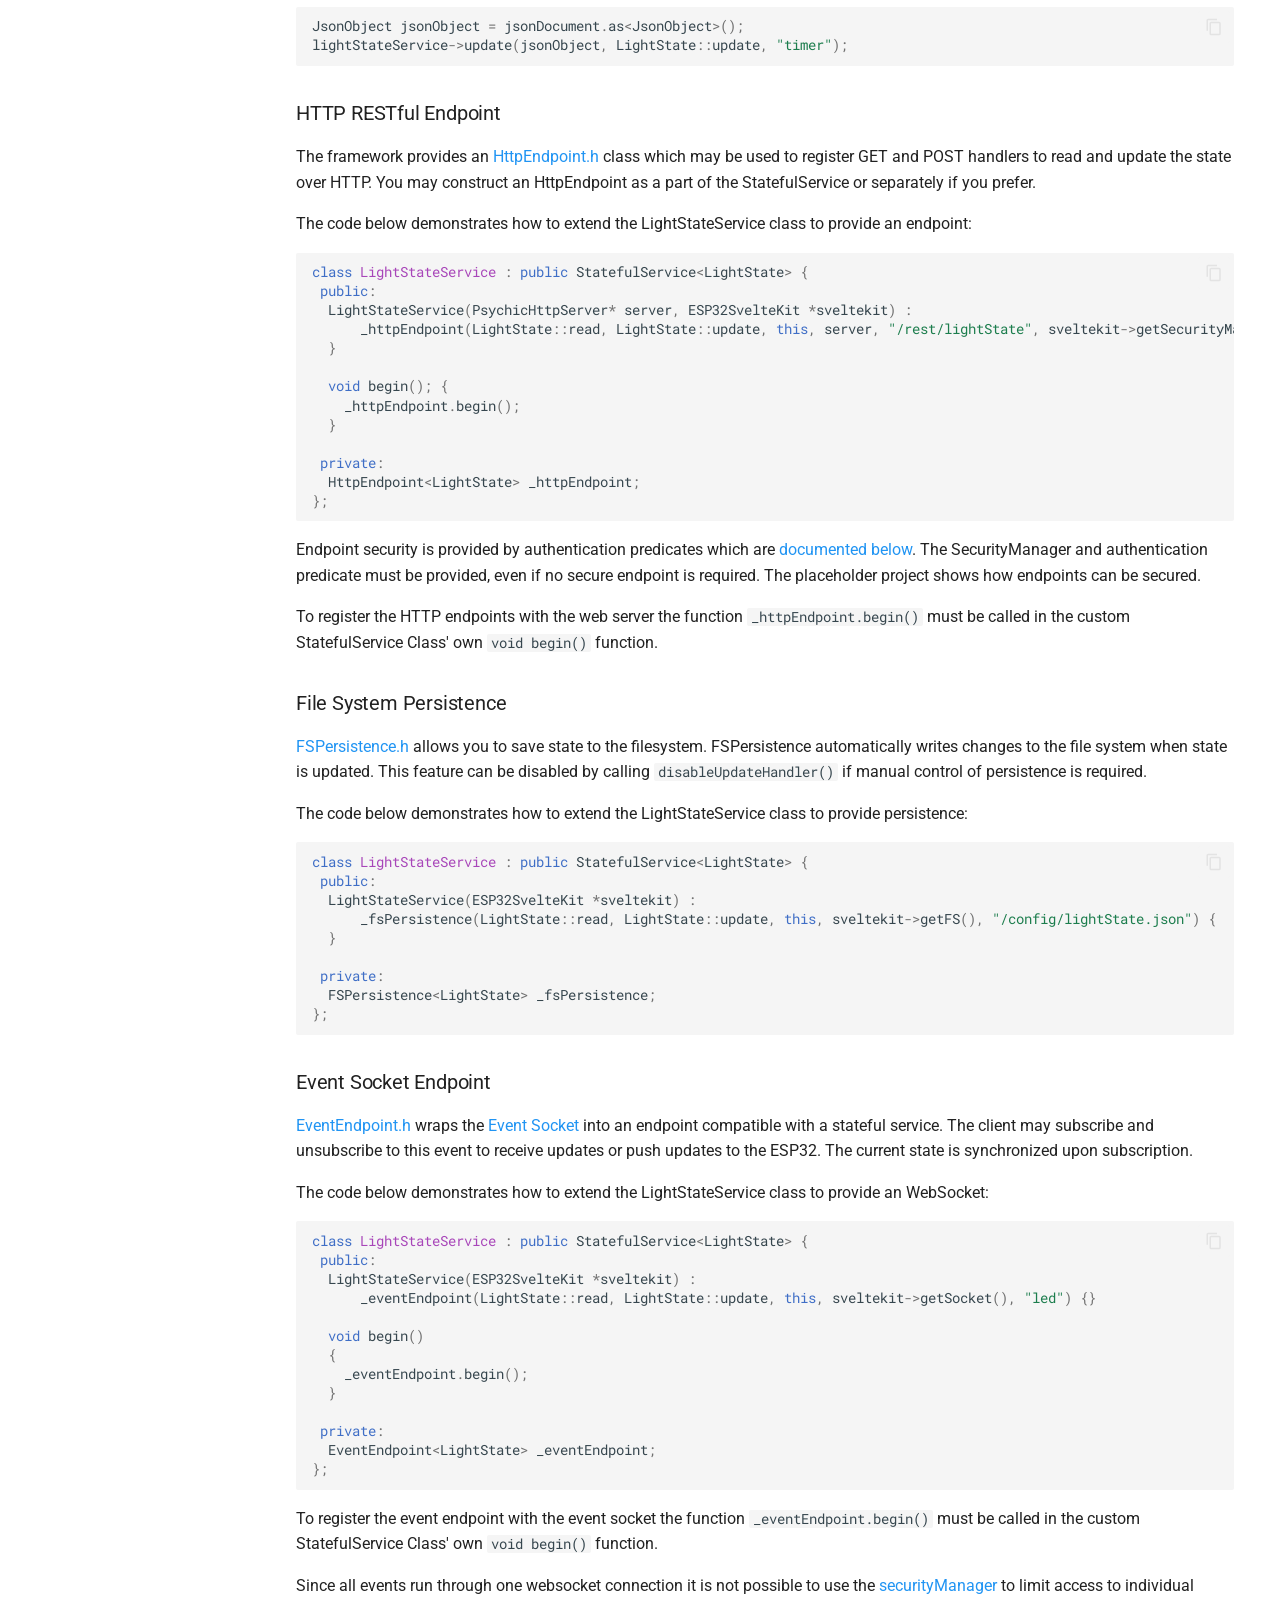
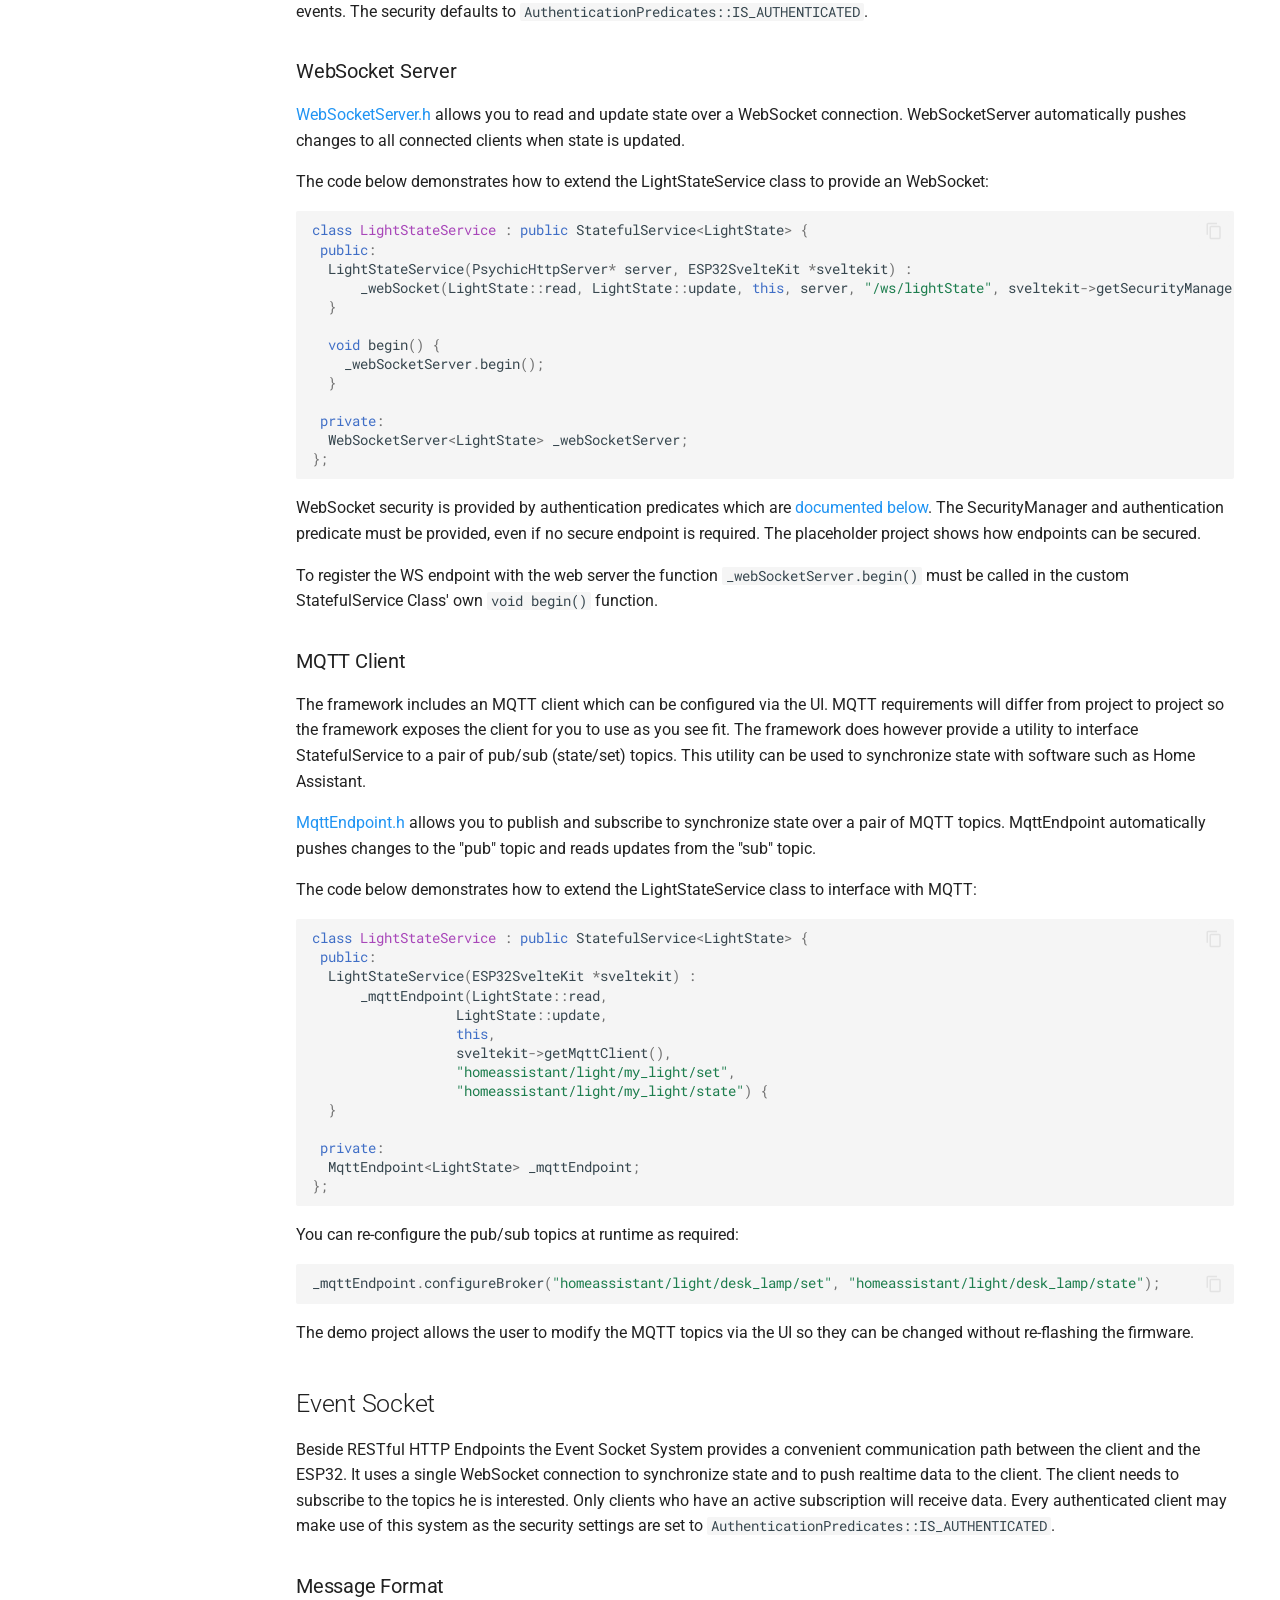
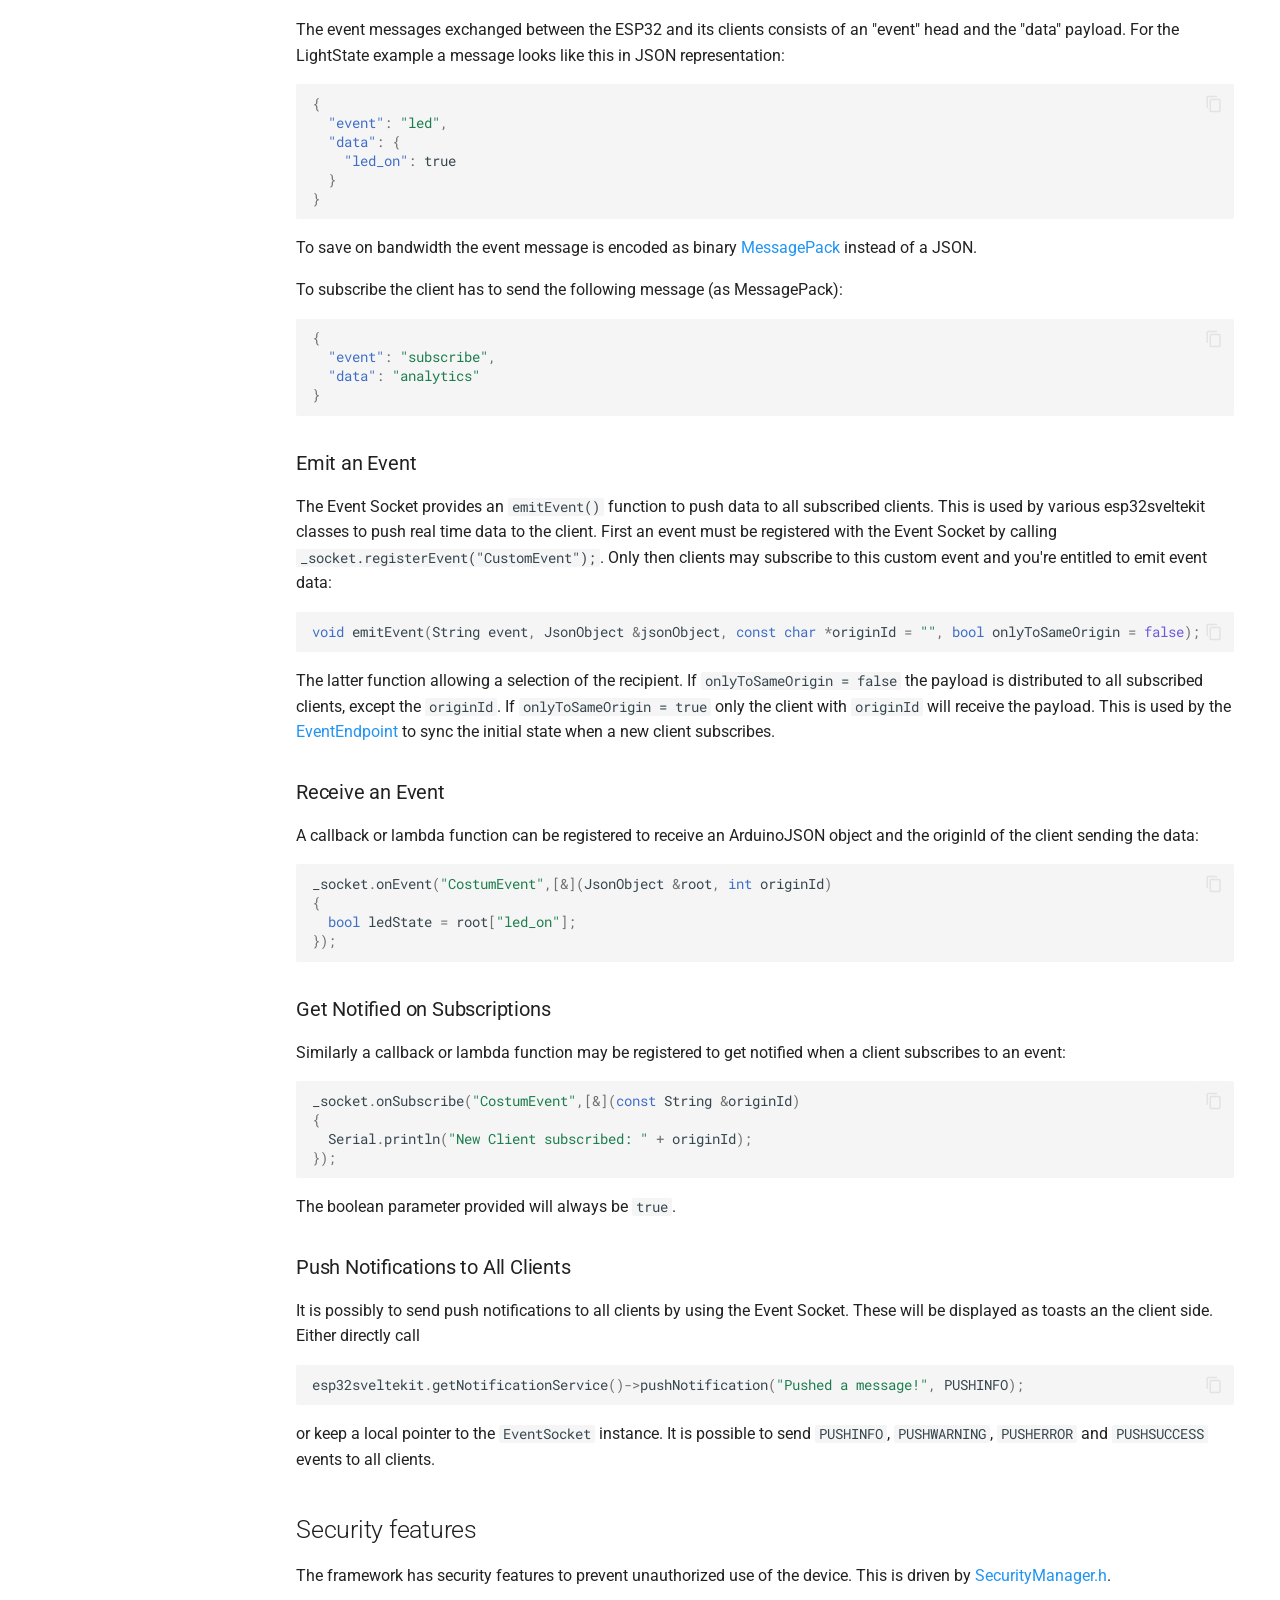
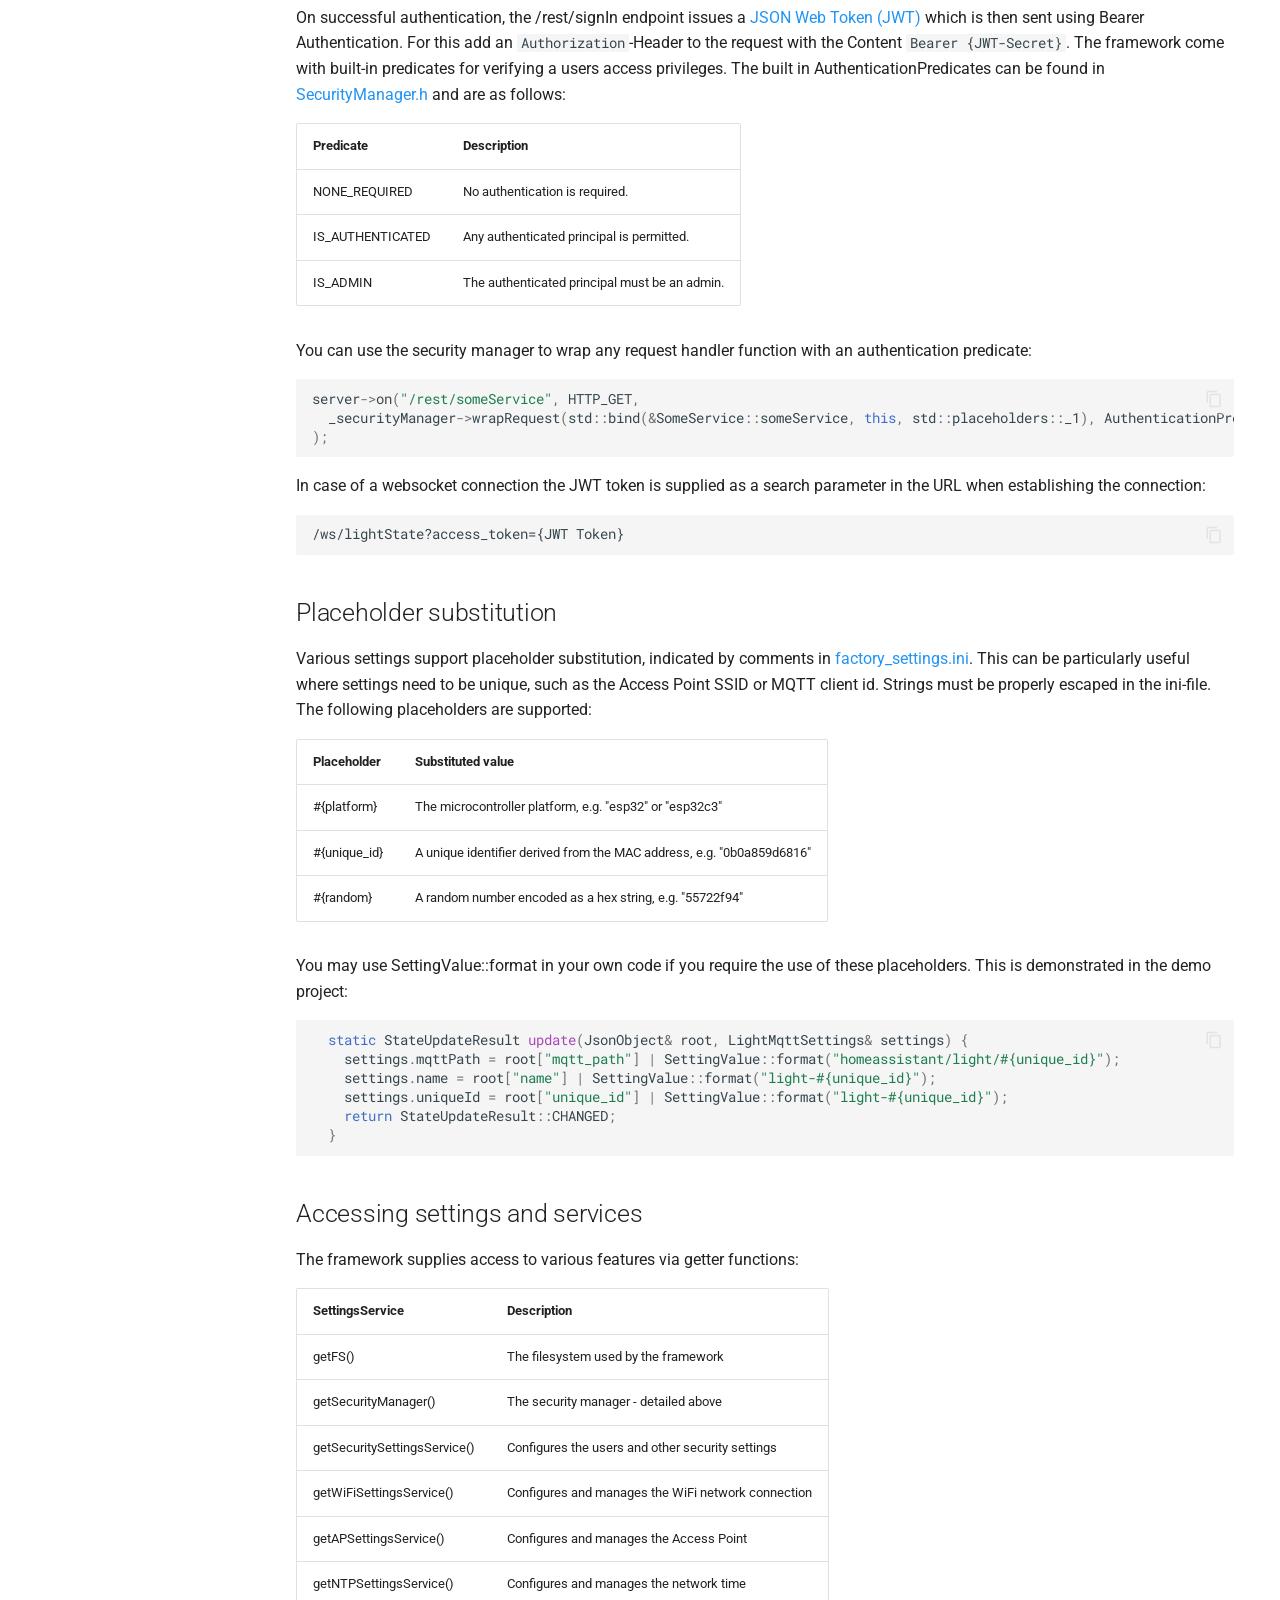
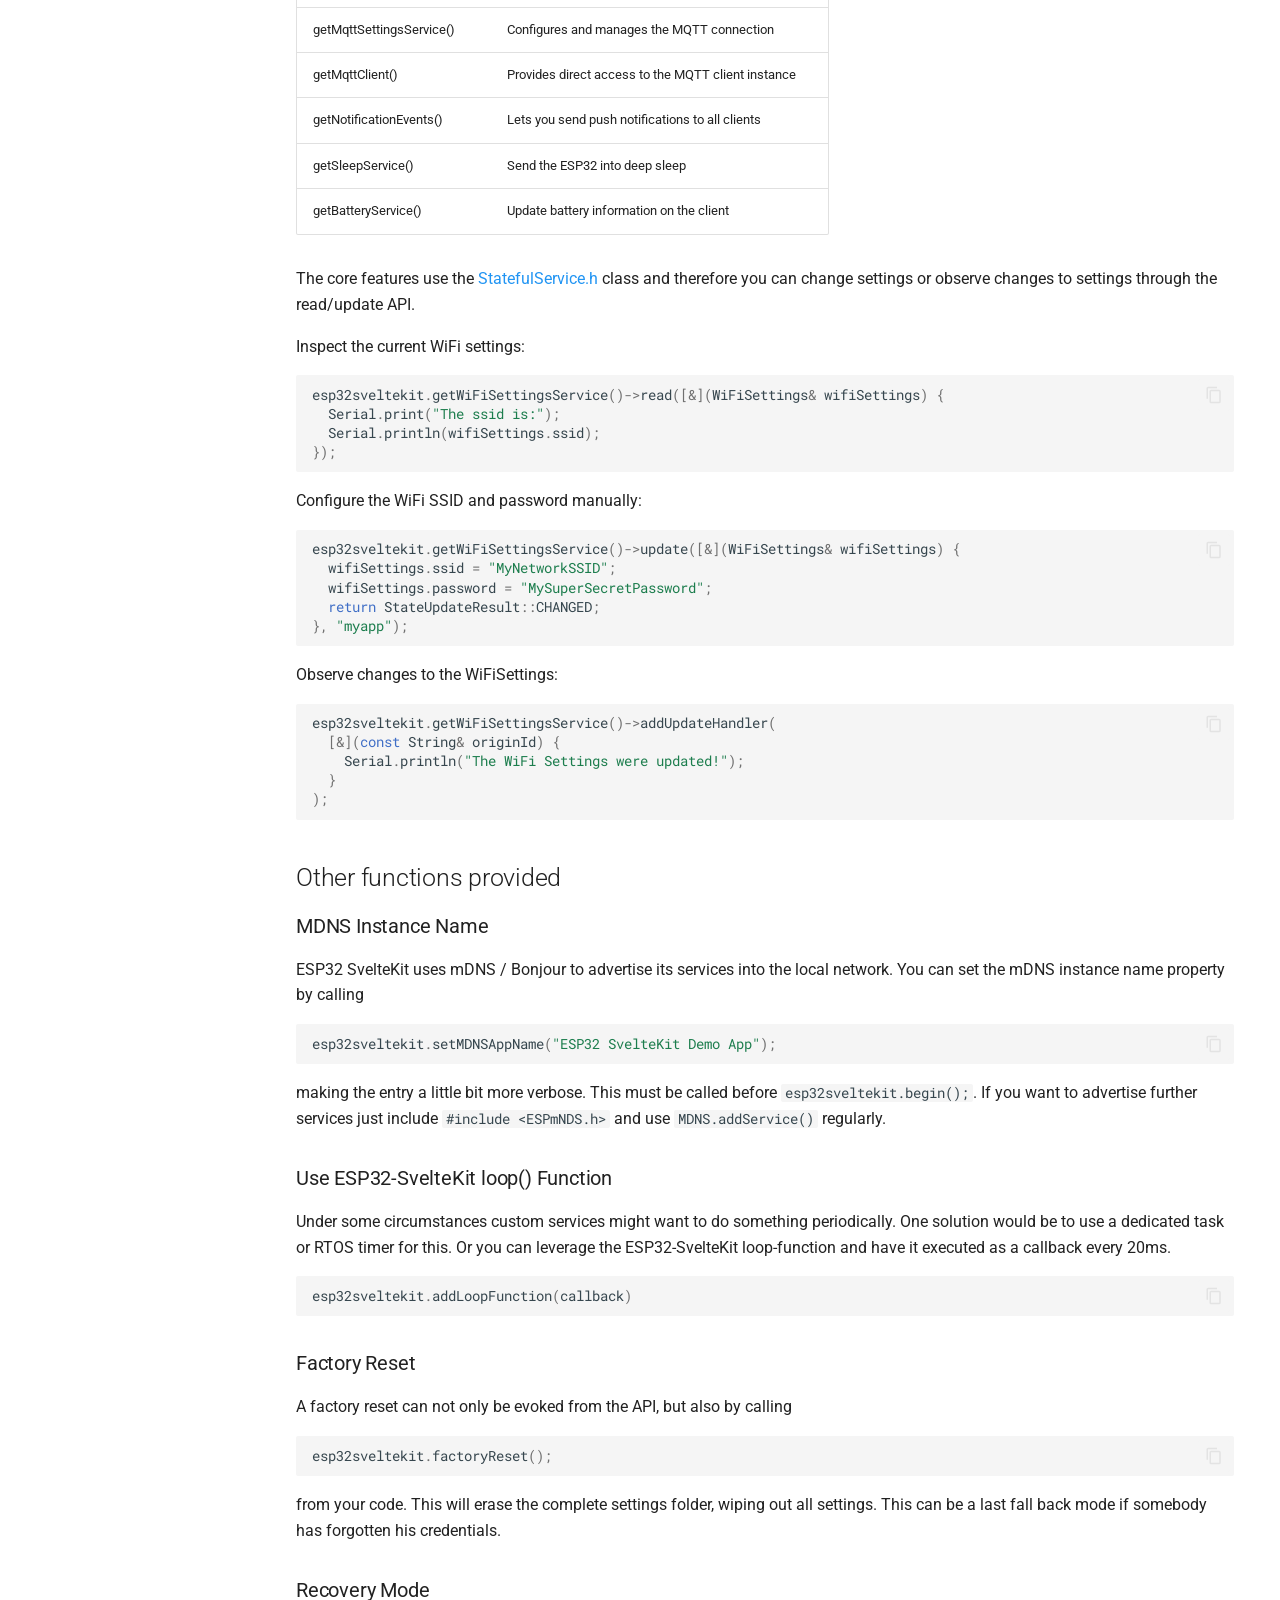
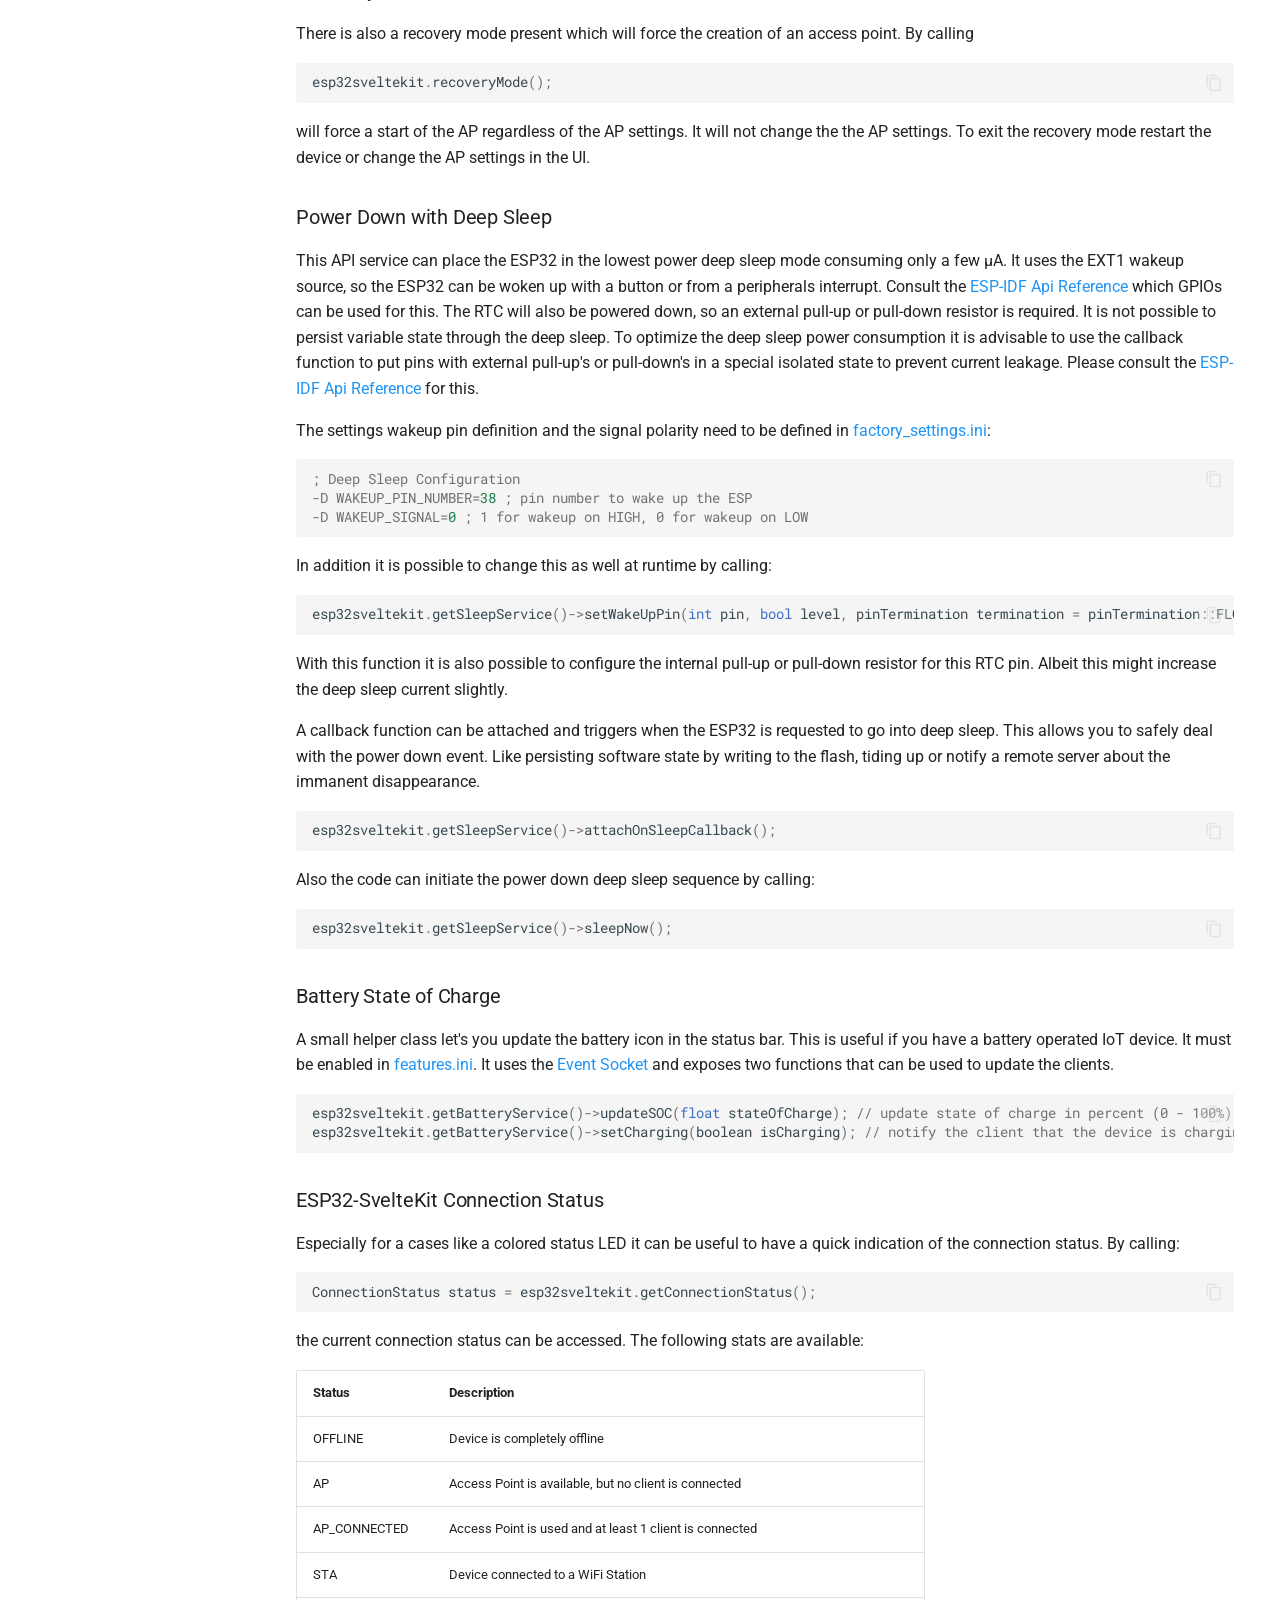
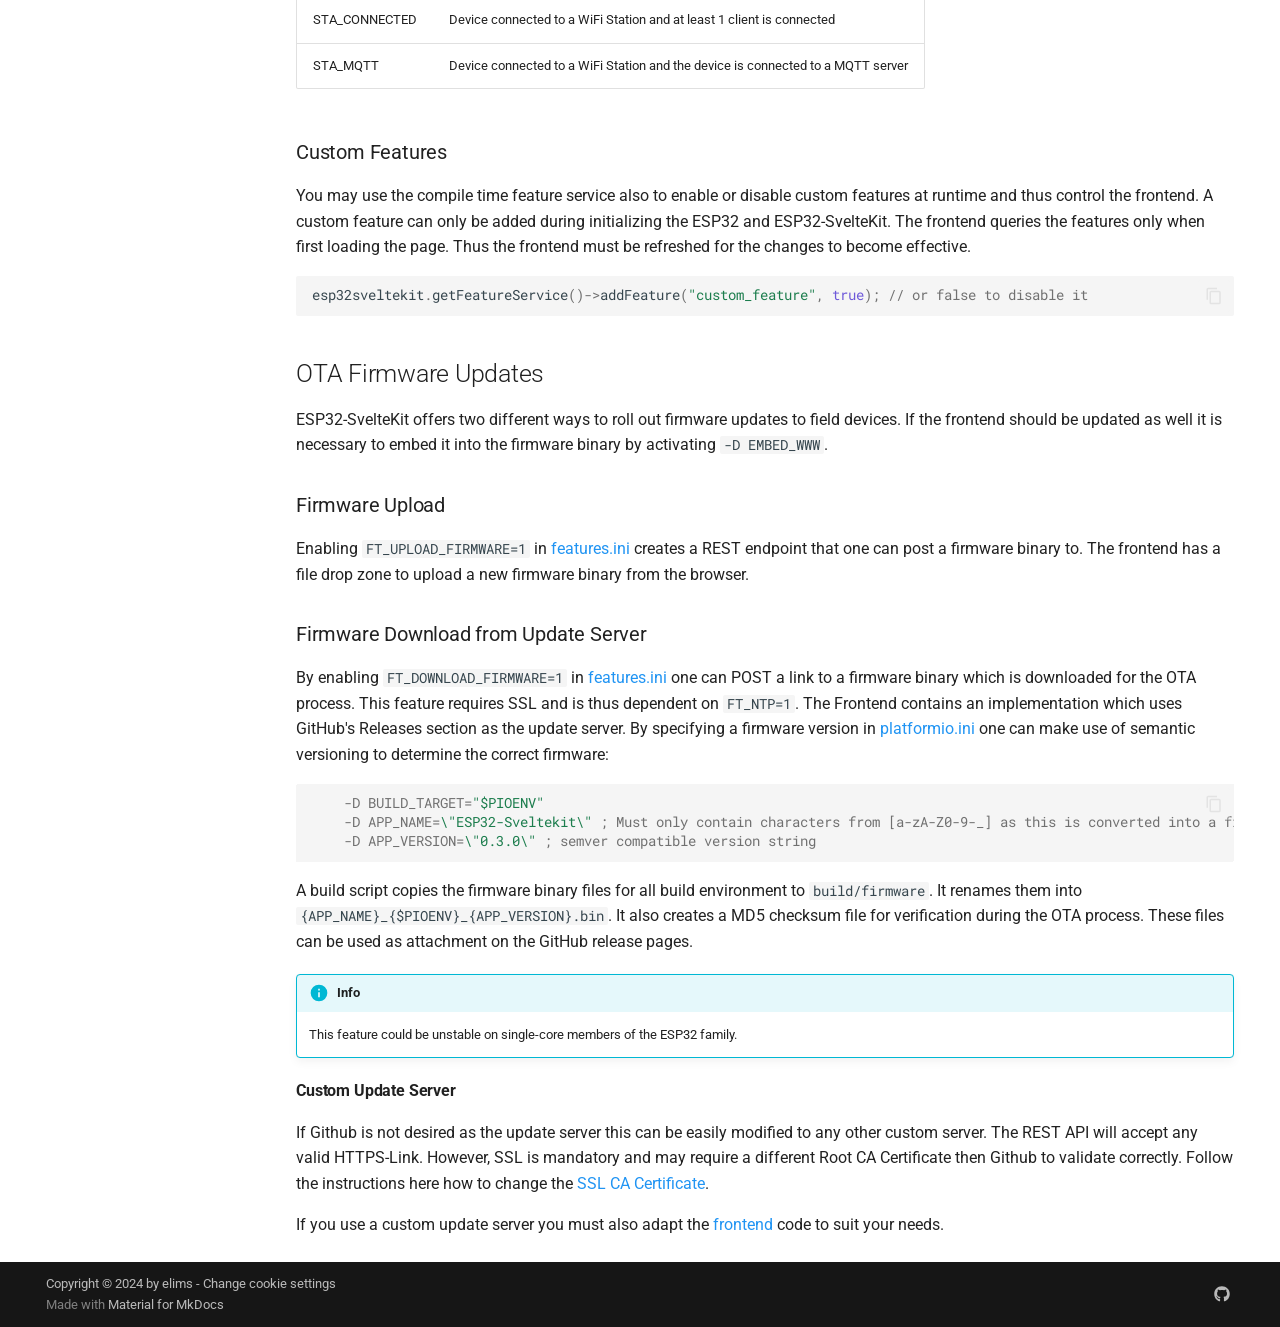
<file: statefulservice/index.html>
<!doctype html>
<html lang="en" class="no-js">
  <head>
    
      <meta charset="utf-8">
      <meta name="viewport" content="width=device-width,initial-scale=1">
      
        <meta name="description" content="A simple, secure and extensible framework for IoT projects on ESP32 platforms with responsive Sveltekit front-end built with TailwindCSS and DaisyUI.">
      
      
        <meta name="author" content="elims">
      
      
      
        <link rel="prev" href="../components/">
      
      
        <link rel="next" href="../restfulapi/">
      
      
        
      
      
      <link rel="icon" href="../media/favicon.png">
      <meta name="generator" content="mkdocs-1.6.1, mkdocs-material-9.8.0">
    
    
      
        <title>Developing with the Framework - ESP32 SvelteKit</title>
      
    
    
      <link rel="stylesheet" href="../assets/stylesheets/main.57a0d79d.min.css">
      
        
        <link rel="stylesheet" href="../assets/stylesheets/palette.fb2fffe2.min.css">
      
      


    
    
      
    
    
      
        
        
        <link rel="preconnect" href="https://fonts.gstatic.com" crossorigin>
        <link rel="stylesheet" href="https://fonts.googleapis.com/css?family=Roboto:300,300i,400,400i,700,700i%7CRoboto+Mono:400,400i,700,700i&display=fallback">
        <style>:root{--md-text-font:"Roboto";--md-code-font:"Roboto Mono"}</style>
      
    
    
    <script>__md_scope=new URL("..",location),__md_hash=e=>[...e].reduce(((e,_)=>(e<<5)-e+_.charCodeAt(0)),0),__md_get=(e,_=localStorage,t=__md_scope)=>JSON.parse(_.getItem(t.pathname+"."+e)),__md_set=(e,_,t=localStorage,a=__md_scope)=>{try{t.setItem(a.pathname+"."+e,JSON.stringify(_))}catch(e){}}</script>
    
      

    
    
  </head>
  
  
    
    
      
    
    
    
    
    <body dir="ltr" data-md-color-scheme="default" data-md-color-primary="blue" data-md-color-accent="blue">
  
    
    <input class="md-toggle" data-md-toggle="drawer" type="checkbox" id="__drawer" autocomplete="off">
    <input class="md-toggle" data-md-toggle="search" type="checkbox" id="__search" autocomplete="off">
    <label class="md-overlay" for="__drawer"></label>
    <div data-md-component="skip">
      
        
        <a href="#developing-with-the-framework" class="md-skip">
          Skip to content
        </a>
      
    </div>
    <div data-md-component="announce">
      
    </div>
    
    
      

  

<header class="md-header md-header--shadow md-header--lifted" data-md-component="header">
  <nav class="md-header__inner md-grid" aria-label="Header">
    <a href=".." title="ESP32 SvelteKit" class="md-header__button md-logo" aria-label="ESP32 SvelteKit" data-md-component="logo">
      
  <img src="../media/svelte-logo.png" alt="logo">

    </a>
    <label class="md-header__button md-icon" for="__drawer">
      
      <svg xmlns="http://www.w3.org/2000/svg" viewBox="0 0 24 24"><path d="M3 6h18v2H3zm0 5h18v2H3zm0 5h18v2H3z"/></svg>
    </label>
    <div class="md-header__title" data-md-component="header-title">
      <div class="md-header__ellipsis">
        <div class="md-header__topic">
          <span class="md-ellipsis">
            ESP32 SvelteKit
          </span>
        </div>
        <div class="md-header__topic" data-md-component="header-topic">
          <span class="md-ellipsis">
            
              Developing with the Framework
            
          </span>
        </div>
      </div>
    </div>
    
      
        <form class="md-header__option" data-md-component="palette">
  
    
    
    
    <input class="md-option" data-md-color-media="(prefers-color-scheme: light)" data-md-color-scheme="default" data-md-color-primary="blue" data-md-color-accent="blue"  aria-label="Switch to dark mode"  type="radio" name="__palette" id="__palette_0">
    
      <label class="md-header__button md-icon" title="Switch to dark mode" for="__palette_1" hidden>
        <svg xmlns="http://www.w3.org/2000/svg" viewBox="0 0 24 24"><path d="m17.75 4.09-2.53 1.94.91 3.06-2.63-1.81-2.63 1.81.91-3.06-2.53-1.94L12.44 4l1.06-3 1.06 3zm3.5 6.91-1.64 1.25.59 1.98-1.7-1.17-1.7 1.17.59-1.98L15.75 11l2.06-.05L18.5 9l.69 1.95zm-2.28 4.95c.83-.08 1.72 1.1 1.19 1.85-.32.45-.66.87-1.08 1.27C15.17 23 8.84 23 4.94 19.07c-3.91-3.9-3.91-10.24 0-14.14.4-.4.82-.76 1.27-1.08.75-.53 1.93.36 1.85 1.19-.27 2.86.69 5.83 2.89 8.02a9.96 9.96 0 0 0 8.02 2.89m-1.64 2.02a12.08 12.08 0 0 1-7.8-3.47c-2.17-2.19-3.33-5-3.49-7.82-2.81 3.14-2.7 7.96.31 10.98 3.02 3.01 7.84 3.12 10.98.31"/></svg>
      </label>
    
  
    
    
    
    <input class="md-option" data-md-color-media="(prefers-color-scheme: dark)" data-md-color-scheme="slate" data-md-color-primary="indigo" data-md-color-accent="indigo"  aria-label="Switch to light mode"  type="radio" name="__palette" id="__palette_1">
    
      <label class="md-header__button md-icon" title="Switch to light mode" for="__palette_0" hidden>
        <svg xmlns="http://www.w3.org/2000/svg" viewBox="0 0 24 24"><path d="M12 7a5 5 0 0 1 5 5 5 5 0 0 1-5 5 5 5 0 0 1-5-5 5 5 0 0 1 5-5m0 2a3 3 0 0 0-3 3 3 3 0 0 0 3 3 3 3 0 0 0 3-3 3 3 0 0 0-3-3m0-7 2.39 3.42C13.65 5.15 12.84 5 12 5s-1.65.15-2.39.42zM3.34 7l4.16-.35A7.2 7.2 0 0 0 5.94 8.5c-.44.74-.69 1.5-.83 2.29zm.02 10 1.76-3.77a7.131 7.131 0 0 0 2.38 4.14zM20.65 7l-1.77 3.79a7.02 7.02 0 0 0-2.38-4.15zm-.01 10-4.14.36c.59-.51 1.12-1.14 1.54-1.86.42-.73.69-1.5.83-2.29zM12 22l-2.41-3.44c.74.27 1.55.44 2.41.44.82 0 1.63-.17 2.37-.44z"/></svg>
      </label>
    
  
</form>
      
    
    
      <script>var palette=__md_get("__palette");if(palette&&palette.color){if("(prefers-color-scheme)"===palette.color.media){var media=matchMedia("(prefers-color-scheme: light)"),input=document.querySelector(media.matches?"[data-md-color-media='(prefers-color-scheme: light)']":"[data-md-color-media='(prefers-color-scheme: dark)']");palette.color.media=input.getAttribute("data-md-color-media"),palette.color.scheme=input.getAttribute("data-md-color-scheme"),palette.color.primary=input.getAttribute("data-md-color-primary"),palette.color.accent=input.getAttribute("data-md-color-accent")}for(var[key,value]of Object.entries(palette.color))document.body.setAttribute("data-md-color-"+key,value)}</script>
    
    
    
      
      
        <label class="md-header__button md-icon" for="__search">
          
          <svg xmlns="http://www.w3.org/2000/svg" viewBox="0 0 24 24"><path d="M9.5 3A6.5 6.5 0 0 1 16 9.5c0 1.61-.59 3.09-1.56 4.23l.27.27h.79l5 5-1.5 1.5-5-5v-.79l-.27-.27A6.52 6.52 0 0 1 9.5 16 6.5 6.5 0 0 1 3 9.5 6.5 6.5 0 0 1 9.5 3m0 2C7 5 5 7 5 9.5S7 14 9.5 14 14 12 14 9.5 12 5 9.5 5"/></svg>
        </label>
        <div class="md-search" data-md-component="search" role="dialog">
  <label class="md-search__overlay" for="__search"></label>
  <div class="md-search__inner" role="search">
    <form class="md-search__form" name="search">
      <input type="text" class="md-search__input" name="query" aria-label="Search" placeholder="Search" autocapitalize="off" autocorrect="off" autocomplete="off" spellcheck="false" data-md-component="search-query" required>
      <label class="md-search__icon md-icon" for="__search">
        
        <svg xmlns="http://www.w3.org/2000/svg" viewBox="0 0 24 24"><path d="M9.5 3A6.5 6.5 0 0 1 16 9.5c0 1.61-.59 3.09-1.56 4.23l.27.27h.79l5 5-1.5 1.5-5-5v-.79l-.27-.27A6.52 6.52 0 0 1 9.5 16 6.5 6.5 0 0 1 3 9.5 6.5 6.5 0 0 1 9.5 3m0 2C7 5 5 7 5 9.5S7 14 9.5 14 14 12 14 9.5 12 5 9.5 5"/></svg>
        
        <svg xmlns="http://www.w3.org/2000/svg" viewBox="0 0 24 24"><path d="M20 11v2H8l5.5 5.5-1.42 1.42L4.16 12l7.92-7.92L13.5 5.5 8 11z"/></svg>
      </label>
      <nav class="md-search__options" aria-label="Search">
        
        <button type="reset" class="md-search__icon md-icon" title="Clear" aria-label="Clear" tabindex="-1">
          
          <svg xmlns="http://www.w3.org/2000/svg" viewBox="0 0 24 24"><path d="M19 6.41 17.59 5 12 10.59 6.41 5 5 6.41 10.59 12 5 17.59 6.41 19 12 13.41 17.59 19 19 17.59 13.41 12z"/></svg>
        </button>
      </nav>
      
    </form>
    <div class="md-search__output">
      <div class="md-search__scrollwrap" tabindex="0" data-md-scrollfix>
        <div class="md-search-result" data-md-component="search-result">
          <div class="md-search-result__meta">
            Initializing search
          </div>
          <ol class="md-search-result__list" role="presentation"></ol>
        </div>
      </div>
    </div>
  </div>
</div>
      
    
    
      <div class="md-header__source">
        <a href="https://github.com/theelims/ESP32-sveltekit" title="Go to repository" class="md-source" data-md-component="source">
  <div class="md-source__icon md-icon">
    
    <svg xmlns="http://www.w3.org/2000/svg" viewBox="0 0 512 512"><!--! Font Awesome Free 7.1.0 by @fontawesome - https://fontawesome.com License - https://fontawesome.com/license/free (Icons: CC BY 4.0, Fonts: SIL OFL 1.1, Code: MIT License) Copyright 2025 Fonticons, Inc.--><path d="M173.9 397.4c0 2-2.3 3.6-5.2 3.6-3.3.3-5.6-1.3-5.6-3.6 0-2 2.3-3.6 5.2-3.6 3-.3 5.6 1.3 5.6 3.6m-31.1-4.5c-.7 2 1.3 4.3 4.3 4.9 2.6 1 5.6 0 6.2-2s-1.3-4.3-4.3-5.2c-2.6-.7-5.5.3-6.2 2.3m44.2-1.7c-2.9.7-4.9 2.6-4.6 4.9.3 2 2.9 3.3 5.9 2.6 2.9-.7 4.9-2.6 4.6-4.6-.3-1.9-3-3.2-5.9-2.9M252.8 8C114.1 8 8 113.3 8 252c0 110.9 69.8 205.8 169.5 239.2 12.8 2.3 17.3-5.6 17.3-12.1 0-6.2-.3-40.4-.3-61.4 0 0-70 15-84.7-29.8 0 0-11.4-29.1-27.8-36.6 0 0-22.9-15.7 1.6-15.4 0 0 24.9 2 38.6 25.8 21.9 38.6 58.6 27.5 72.9 20.9 2.3-16 8.8-27.1 16-33.7-55.9-6.2-112.3-14.3-112.3-110.5 0-27.5 7.6-41.3 23.6-58.9-2.6-6.5-11.1-33.3 2.6-67.9 20.9-6.5 69 27 69 27 20-5.6 41.5-8.5 62.8-8.5s42.8 2.9 62.8 8.5c0 0 48.1-33.6 69-27 13.7 34.7 5.2 61.4 2.6 67.9 16 17.7 25.8 31.5 25.8 58.9 0 96.5-58.9 104.2-114.8 110.5 9.2 7.9 17 22.9 17 46.4 0 33.7-.3 75.4-.3 83.6 0 6.5 4.6 14.4 17.3 12.1C436.2 457.8 504 362.9 504 252 504 113.3 391.5 8 252.8 8M105.2 352.9c-1.3 1-1 3.3.7 5.2 1.6 1.6 3.9 2.3 5.2 1 1.3-1 1-3.3-.7-5.2-1.6-1.6-3.9-2.3-5.2-1m-10.8-8.1c-.7 1.3.3 2.9 2.3 3.9 1.6 1 3.6.7 4.3-.7.7-1.3-.3-2.9-2.3-3.9-2-.6-3.6-.3-4.3.7m32.4 35.6c-1.6 1.3-1 4.3 1.3 6.2 2.3 2.3 5.2 2.6 6.5 1 1.3-1.3.7-4.3-1.3-6.2-2.2-2.3-5.2-2.6-6.5-1m-11.4-14.7c-1.6 1-1.6 3.6 0 5.9s4.3 3.3 5.6 2.3c1.6-1.3 1.6-3.9 0-6.2-1.4-2.3-4-3.3-5.6-2"/></svg>
  </div>
  <div class="md-source__repository">
    theelims/ESP32-sveltekit
  </div>
</a>
      </div>
    
  </nav>
  
    
      
<nav class="md-tabs" aria-label="Tabs" data-md-component="tabs">
  <div class="md-grid">
    <ul class="md-tabs__list">
      
        
  
  
  
  
    <li class="md-tabs__item">
      <a href=".." class="md-tabs__link">
        
  
  
    
  
  Home

      </a>
    </li>
  

      
        
  
  
  
  
    
    
      <li class="md-tabs__item">
        <a href="../gettingstarted/" class="md-tabs__link">
          
  
  
  Build Tools

        </a>
      </li>
    
  

      
        
  
  
  
  
    
    
      <li class="md-tabs__item">
        <a href="../sveltekit/" class="md-tabs__link">
          
  
  
  Front End

        </a>
      </li>
    
  

      
        
  
  
  
    
  
  
    
    
      <li class="md-tabs__item md-tabs__item--active">
        <a href="./" class="md-tabs__link">
          
  
  
  Back End

        </a>
      </li>
    
  

      
    </ul>
  </div>
</nav>
    
  
</header>
    
    <div class="md-container" data-md-component="container">
      
      
        
      
      <main class="md-main" data-md-component="main">
        <div class="md-main__inner md-grid">
          
            
              
              <div class="md-sidebar md-sidebar--primary" data-md-component="sidebar" data-md-type="navigation" >
                <div class="md-sidebar__scrollwrap">
                  <div class="md-sidebar__inner">
                    


  


  

<nav class="md-nav md-nav--primary md-nav--lifted md-nav--integrated" aria-label="Navigation" data-md-level="0">
  <label class="md-nav__title" for="__drawer">
    <a href=".." title="ESP32 SvelteKit" class="md-nav__button md-logo" aria-label="ESP32 SvelteKit" data-md-component="logo">
      
  <img src="../media/svelte-logo.png" alt="logo">

    </a>
    ESP32 SvelteKit
  </label>
  
    <div class="md-nav__source">
      <a href="https://github.com/theelims/ESP32-sveltekit" title="Go to repository" class="md-source" data-md-component="source">
  <div class="md-source__icon md-icon">
    
    <svg xmlns="http://www.w3.org/2000/svg" viewBox="0 0 512 512"><!--! Font Awesome Free 7.1.0 by @fontawesome - https://fontawesome.com License - https://fontawesome.com/license/free (Icons: CC BY 4.0, Fonts: SIL OFL 1.1, Code: MIT License) Copyright 2025 Fonticons, Inc.--><path d="M173.9 397.4c0 2-2.3 3.6-5.2 3.6-3.3.3-5.6-1.3-5.6-3.6 0-2 2.3-3.6 5.2-3.6 3-.3 5.6 1.3 5.6 3.6m-31.1-4.5c-.7 2 1.3 4.3 4.3 4.9 2.6 1 5.6 0 6.2-2s-1.3-4.3-4.3-5.2c-2.6-.7-5.5.3-6.2 2.3m44.2-1.7c-2.9.7-4.9 2.6-4.6 4.9.3 2 2.9 3.3 5.9 2.6 2.9-.7 4.9-2.6 4.6-4.6-.3-1.9-3-3.2-5.9-2.9M252.8 8C114.1 8 8 113.3 8 252c0 110.9 69.8 205.8 169.5 239.2 12.8 2.3 17.3-5.6 17.3-12.1 0-6.2-.3-40.4-.3-61.4 0 0-70 15-84.7-29.8 0 0-11.4-29.1-27.8-36.6 0 0-22.9-15.7 1.6-15.4 0 0 24.9 2 38.6 25.8 21.9 38.6 58.6 27.5 72.9 20.9 2.3-16 8.8-27.1 16-33.7-55.9-6.2-112.3-14.3-112.3-110.5 0-27.5 7.6-41.3 23.6-58.9-2.6-6.5-11.1-33.3 2.6-67.9 20.9-6.5 69 27 69 27 20-5.6 41.5-8.5 62.8-8.5s42.8 2.9 62.8 8.5c0 0 48.1-33.6 69-27 13.7 34.7 5.2 61.4 2.6 67.9 16 17.7 25.8 31.5 25.8 58.9 0 96.5-58.9 104.2-114.8 110.5 9.2 7.9 17 22.9 17 46.4 0 33.7-.3 75.4-.3 83.6 0 6.5 4.6 14.4 17.3 12.1C436.2 457.8 504 362.9 504 252 504 113.3 391.5 8 252.8 8M105.2 352.9c-1.3 1-1 3.3.7 5.2 1.6 1.6 3.9 2.3 5.2 1 1.3-1 1-3.3-.7-5.2-1.6-1.6-3.9-2.3-5.2-1m-10.8-8.1c-.7 1.3.3 2.9 2.3 3.9 1.6 1 3.6.7 4.3-.7.7-1.3-.3-2.9-2.3-3.9-2-.6-3.6-.3-4.3.7m32.4 35.6c-1.6 1.3-1 4.3 1.3 6.2 2.3 2.3 5.2 2.6 6.5 1 1.3-1.3.7-4.3-1.3-6.2-2.2-2.3-5.2-2.6-6.5-1m-11.4-14.7c-1.6 1-1.6 3.6 0 5.9s4.3 3.3 5.6 2.3c1.6-1.3 1.6-3.9 0-6.2-1.4-2.3-4-3.3-5.6-2"/></svg>
  </div>
  <div class="md-source__repository">
    theelims/ESP32-sveltekit
  </div>
</a>
    </div>
  
  <ul class="md-nav__list" data-md-scrollfix>
    
      
      
  
  
  
  
    <li class="md-nav__item">
      <a href=".." class="md-nav__link">
        
  
  
  <span class="md-ellipsis">
    
  
    Home
  

    
  </span>
  
  

      </a>
    </li>
  

    
      
      
  
  
  
  
    
    
    
    
      
      
        
      
    
    
    <li class="md-nav__item md-nav__item--nested">
      
        
        
          
        
        <input class="md-nav__toggle md-toggle md-toggle--indeterminate" type="checkbox" id="__nav_2" >
        
          
          <label class="md-nav__link" for="__nav_2" id="__nav_2_label" tabindex="0">
            
  
  
  <span class="md-ellipsis">
    
  
    Build Tools
  

    
  </span>
  
  

            <span class="md-nav__icon md-icon"></span>
          </label>
        
        <nav class="md-nav" data-md-level="1" aria-labelledby="__nav_2_label" aria-expanded="false">
          <label class="md-nav__title" for="__nav_2">
            <span class="md-nav__icon md-icon"></span>
            
  
    Build Tools
  

          </label>
          <ul class="md-nav__list" data-md-scrollfix>
            
              
                
  
  
  
  
    <li class="md-nav__item">
      <a href="../gettingstarted/" class="md-nav__link">
        
  
  
  <span class="md-ellipsis">
    
  
    Getting Started
  

    
  </span>
  
  

      </a>
    </li>
  

              
            
              
                
  
  
  
  
    <li class="md-nav__item">
      <a href="../buildprocess/" class="md-nav__link">
        
  
  
  <span class="md-ellipsis">
    
  
    Build Process
  

    
  </span>
  
  

      </a>
    </li>
  

              
            
          </ul>
        </nav>
      
    </li>
  

    
      
      
  
  
  
  
    
    
    
    
      
      
        
      
    
    
    <li class="md-nav__item md-nav__item--nested">
      
        
        
          
        
        <input class="md-nav__toggle md-toggle md-toggle--indeterminate" type="checkbox" id="__nav_3" >
        
          
          <label class="md-nav__link" for="__nav_3" id="__nav_3_label" tabindex="0">
            
  
  
  <span class="md-ellipsis">
    
  
    Front End
  

    
  </span>
  
  

            <span class="md-nav__icon md-icon"></span>
          </label>
        
        <nav class="md-nav" data-md-level="1" aria-labelledby="__nav_3_label" aria-expanded="false">
          <label class="md-nav__title" for="__nav_3">
            <span class="md-nav__icon md-icon"></span>
            
  
    Front End
  

          </label>
          <ul class="md-nav__list" data-md-scrollfix>
            
              
                
  
  
  
  
    <li class="md-nav__item">
      <a href="../sveltekit/" class="md-nav__link">
        
  
  
  <span class="md-ellipsis">
    
  
    Getting Started with SvelteKit
  

    
  </span>
  
  

      </a>
    </li>
  

              
            
              
                
  
  
  
  
    <li class="md-nav__item">
      <a href="../structure/" class="md-nav__link">
        
  
  
  <span class="md-ellipsis">
    
  
    Customizing the Front End
  

    
  </span>
  
  

      </a>
    </li>
  

              
            
              
                
  
  
  
  
    <li class="md-nav__item">
      <a href="../stores/" class="md-nav__link">
        
  
  
  <span class="md-ellipsis">
    
  
    Stores
  

    
  </span>
  
  

      </a>
    </li>
  

              
            
              
                
  
  
  
  
    <li class="md-nav__item">
      <a href="../components/" class="md-nav__link">
        
  
  
  <span class="md-ellipsis">
    
  
    Components
  

    
  </span>
  
  

      </a>
    </li>
  

              
            
          </ul>
        </nav>
      
    </li>
  

    
      
      
  
  
    
  
  
  
    
    
    
    
      
        
        
      
      
        
      
    
    
    <li class="md-nav__item md-nav__item--active md-nav__item--section md-nav__item--nested">
      
        
        
        <input class="md-nav__toggle md-toggle " type="checkbox" id="__nav_4" checked>
        
          
          <label class="md-nav__link" for="__nav_4" id="__nav_4_label" tabindex="">
            
  
  
  <span class="md-ellipsis">
    
  
    Back End
  

    
  </span>
  
  

            <span class="md-nav__icon md-icon"></span>
          </label>
        
        <nav class="md-nav" data-md-level="1" aria-labelledby="__nav_4_label" aria-expanded="true">
          <label class="md-nav__title" for="__nav_4">
            <span class="md-nav__icon md-icon"></span>
            
  
    Back End
  

          </label>
          <ul class="md-nav__list" data-md-scrollfix>
            
              
                
  
  
    
  
  
  
    <li class="md-nav__item md-nav__item--active">
      
      <input class="md-nav__toggle md-toggle" type="checkbox" id="__toc">
      
      
        
      
      
        <label class="md-nav__link md-nav__link--active" for="__toc">
          
  
  
  <span class="md-ellipsis">
    
  
    Developing with the Framework
  

    
  </span>
  
  

          <span class="md-nav__icon md-icon"></span>
        </label>
      
      <a href="./" class="md-nav__link md-nav__link--active">
        
  
  
  <span class="md-ellipsis">
    
  
    Developing with the Framework
  

    
  </span>
  
  

      </a>
      
        

<nav class="md-nav md-nav--secondary" aria-label="Table of contents">
  
  
  
    
  
  
    <label class="md-nav__title" for="__toc">
      <span class="md-nav__icon md-icon"></span>
      Table of contents
    </label>
    <ul class="md-nav__list" data-md-component="toc" data-md-scrollfix>
      
        <li class="md-nav__item">
  <a href="#initializing-the-framework" class="md-nav__link">
    <span class="md-ellipsis">
      
        Initializing the framework
      
    </span>
  </a>
  
</li>
      
        <li class="md-nav__item">
  <a href="#stateful-service" class="md-nav__link">
    <span class="md-ellipsis">
      
        Stateful Service
      
    </span>
  </a>
  
    <nav class="md-nav" aria-label="Stateful Service">
      <ul class="md-nav__list">
        
          <li class="md-nav__item">
  <a href="#update-handler" class="md-nav__link">
    <span class="md-ellipsis">
      
        Update Handler
      
    </span>
  </a>
  
</li>
        
          <li class="md-nav__item">
  <a href="#hook-handler" class="md-nav__link">
    <span class="md-ellipsis">
      
        Hook Handler
      
    </span>
  </a>
  
</li>
        
          <li class="md-nav__item">
  <a href="#read-update-state" class="md-nav__link">
    <span class="md-ellipsis">
      
        Read &amp; Update State
      
    </span>
  </a>
  
</li>
        
          <li class="md-nav__item">
  <a href="#json-serialization" class="md-nav__link">
    <span class="md-ellipsis">
      
        JSON Serialization
      
    </span>
  </a>
  
</li>
        
          <li class="md-nav__item">
  <a href="#http-restful-endpoint" class="md-nav__link">
    <span class="md-ellipsis">
      
        HTTP RESTful Endpoint
      
    </span>
  </a>
  
</li>
        
          <li class="md-nav__item">
  <a href="#file-system-persistence" class="md-nav__link">
    <span class="md-ellipsis">
      
        File System Persistence
      
    </span>
  </a>
  
</li>
        
          <li class="md-nav__item">
  <a href="#event-socket-endpoint" class="md-nav__link">
    <span class="md-ellipsis">
      
        Event Socket Endpoint
      
    </span>
  </a>
  
</li>
        
          <li class="md-nav__item">
  <a href="#websocket-server" class="md-nav__link">
    <span class="md-ellipsis">
      
        WebSocket Server
      
    </span>
  </a>
  
</li>
        
          <li class="md-nav__item">
  <a href="#mqtt-client" class="md-nav__link">
    <span class="md-ellipsis">
      
        MQTT Client
      
    </span>
  </a>
  
</li>
        
      </ul>
    </nav>
  
</li>
      
        <li class="md-nav__item">
  <a href="#event-socket" class="md-nav__link">
    <span class="md-ellipsis">
      
        Event Socket
      
    </span>
  </a>
  
    <nav class="md-nav" aria-label="Event Socket">
      <ul class="md-nav__list">
        
          <li class="md-nav__item">
  <a href="#message-format" class="md-nav__link">
    <span class="md-ellipsis">
      
        Message Format
      
    </span>
  </a>
  
</li>
        
          <li class="md-nav__item">
  <a href="#emit-an-event" class="md-nav__link">
    <span class="md-ellipsis">
      
        Emit an Event
      
    </span>
  </a>
  
</li>
        
          <li class="md-nav__item">
  <a href="#receive-an-event" class="md-nav__link">
    <span class="md-ellipsis">
      
        Receive an Event
      
    </span>
  </a>
  
</li>
        
          <li class="md-nav__item">
  <a href="#get-notified-on-subscriptions" class="md-nav__link">
    <span class="md-ellipsis">
      
        Get Notified on Subscriptions
      
    </span>
  </a>
  
</li>
        
          <li class="md-nav__item">
  <a href="#push-notifications-to-all-clients" class="md-nav__link">
    <span class="md-ellipsis">
      
        Push Notifications to All Clients
      
    </span>
  </a>
  
</li>
        
      </ul>
    </nav>
  
</li>
      
        <li class="md-nav__item">
  <a href="#security-features" class="md-nav__link">
    <span class="md-ellipsis">
      
        Security features
      
    </span>
  </a>
  
</li>
      
        <li class="md-nav__item">
  <a href="#placeholder-substitution" class="md-nav__link">
    <span class="md-ellipsis">
      
        Placeholder substitution
      
    </span>
  </a>
  
</li>
      
        <li class="md-nav__item">
  <a href="#accessing-settings-and-services" class="md-nav__link">
    <span class="md-ellipsis">
      
        Accessing settings and services
      
    </span>
  </a>
  
</li>
      
        <li class="md-nav__item">
  <a href="#other-functions-provided" class="md-nav__link">
    <span class="md-ellipsis">
      
        Other functions provided
      
    </span>
  </a>
  
    <nav class="md-nav" aria-label="Other functions provided">
      <ul class="md-nav__list">
        
          <li class="md-nav__item">
  <a href="#mdns-instance-name" class="md-nav__link">
    <span class="md-ellipsis">
      
        MDNS Instance Name
      
    </span>
  </a>
  
</li>
        
          <li class="md-nav__item">
  <a href="#use-esp32-sveltekit-loop-function" class="md-nav__link">
    <span class="md-ellipsis">
      
        Use ESP32-SvelteKit loop() Function
      
    </span>
  </a>
  
</li>
        
          <li class="md-nav__item">
  <a href="#factory-reset" class="md-nav__link">
    <span class="md-ellipsis">
      
        Factory Reset
      
    </span>
  </a>
  
</li>
        
          <li class="md-nav__item">
  <a href="#recovery-mode" class="md-nav__link">
    <span class="md-ellipsis">
      
        Recovery Mode
      
    </span>
  </a>
  
</li>
        
          <li class="md-nav__item">
  <a href="#power-down-with-deep-sleep" class="md-nav__link">
    <span class="md-ellipsis">
      
        Power Down with Deep Sleep
      
    </span>
  </a>
  
</li>
        
          <li class="md-nav__item">
  <a href="#battery-state-of-charge" class="md-nav__link">
    <span class="md-ellipsis">
      
        Battery State of Charge
      
    </span>
  </a>
  
</li>
        
          <li class="md-nav__item">
  <a href="#esp32-sveltekit-connection-status" class="md-nav__link">
    <span class="md-ellipsis">
      
        ESP32-SvelteKit Connection Status
      
    </span>
  </a>
  
</li>
        
          <li class="md-nav__item">
  <a href="#custom-features" class="md-nav__link">
    <span class="md-ellipsis">
      
        Custom Features
      
    </span>
  </a>
  
</li>
        
      </ul>
    </nav>
  
</li>
      
        <li class="md-nav__item">
  <a href="#ota-firmware-updates" class="md-nav__link">
    <span class="md-ellipsis">
      
        OTA Firmware Updates
      
    </span>
  </a>
  
    <nav class="md-nav" aria-label="OTA Firmware Updates">
      <ul class="md-nav__list">
        
          <li class="md-nav__item">
  <a href="#firmware-upload" class="md-nav__link">
    <span class="md-ellipsis">
      
        Firmware Upload
      
    </span>
  </a>
  
</li>
        
          <li class="md-nav__item">
  <a href="#firmware-download-from-update-server" class="md-nav__link">
    <span class="md-ellipsis">
      
        Firmware Download from Update Server
      
    </span>
  </a>
  
    <nav class="md-nav" aria-label="Firmware Download from Update Server">
      <ul class="md-nav__list">
        
          <li class="md-nav__item">
  <a href="#custom-update-server" class="md-nav__link">
    <span class="md-ellipsis">
      
        Custom Update Server
      
    </span>
  </a>
  
</li>
        
      </ul>
    </nav>
  
</li>
        
      </ul>
    </nav>
  
</li>
      
    </ul>
  
</nav>
      
    </li>
  

              
            
              
                
  
  
  
  
    <li class="md-nav__item">
      <a href="../restfulapi/" class="md-nav__link">
        
  
  
  <span class="md-ellipsis">
    
  
    RESTful API
  

    
  </span>
  
  

      </a>
    </li>
  

              
            
          </ul>
        </nav>
      
    </li>
  

    
  </ul>
</nav>
                  </div>
                </div>
              </div>
            
            
          
          
            <div class="md-content" data-md-component="content">
              
              <article class="md-content__inner md-typeset">
                
                  


  
  


<h1 id="developing-with-the-framework">Developing with the Framework</h1>
<p>The back end is a set of REST endpoints hosted by a <a href="https://github.com/hoeken/PsychicHttp">PsychicHttp</a> instance. The <a href="https://github.com/theelims/ESP32-sveltekit/blob/main/lib/framework">'lib/framework'</a> directory contains the majority of the back end code. The framework contains a number of useful utility classes which you can use when extending it. The project also comes with a demo project to give you some help getting started.</p>
<p>The framework's source is split up by feature, for example <a href="https://github.com/theelims/ESP32-sveltekit/blob/main/lib/framework/WiFiScanner.h">WiFiScanner.h</a> implements the end points for scanning for available networks where as <a href="https://github.com/theelims/ESP32-sveltekit/blob/main/lib/framework/WiFiSettingsService.h">WiFiSettingsService.h</a> handles configuring the WiFi settings and managing the WiFi connection.</p>
<h2 id="initializing-the-framework">Initializing the framework</h2>
<p>The <a href="https://github.com/theelims/ESP32-sveltekit/blob/main/src/main.cpp">'src/main.cpp'</a> file constructs the web server and initializes the framework. You can add endpoints to the server here to support your IoT project. The main loop is also accessible so you can run your own code easily.</p>
<p>The following code creates the web server and esp32sveltekit framework:</p>
<div class="highlight"><pre><span></span><code><span class="n">PsychicHttpServer</span><span class="w"> </span><span class="n">server</span><span class="p">;</span>
<span class="n">ESP32SvelteKit</span><span class="w"> </span><span class="nf">esp32sveltekit</span><span class="p">(</span><span class="o">&amp;</span><span class="n">server</span><span class="p">,</span><span class="w"> </span><span class="mi">120</span><span class="p">);</span>
</code></pre></div>
<p>ESP32SvelteKit is instantiated with a reference to the server and a number of HTTP endpoints. The underlying ESP-IDF HTTP Server statically allocates memory for each endpoint and needs to know how many there are. Best is to inspect your WWWData.h file for the number of Endpoints from SvelteKit (currently 60), the framework itself has 37 endpoints, and Lighstate Demo has 7 endpoints. Each <code>_server.on()</code> counts as an endpoint. Don't forget to add a couple of spare, just in case. Each HttpEndpoint adds 2 endpoints, if CORS is enabled it adds an other endpoint for the CORS preflight request.</p>
<p>Now in the <code>setup()</code> function the initialization is performed:</p>
<div class="highlight"><pre><span></span><code><span class="kt">void</span><span class="w"> </span><span class="nf">setup</span><span class="p">()</span><span class="w"> </span><span class="p">{</span>
<span class="w">  </span><span class="c1">// start serial and filesystem</span>
<span class="w">  </span><span class="n">Serial</span><span class="p">.</span><span class="n">begin</span><span class="p">(</span><span class="n">SERIAL_BAUD_RATE</span><span class="p">);</span>

<span class="w">  </span><span class="c1">// start the framework and demo project</span>
<span class="w">  </span><span class="n">esp32sveltekit</span><span class="p">.</span><span class="n">begin</span><span class="p">();</span>
<span class="p">}</span>
</code></pre></div>
<p><code>server.begin()</code> is called by ESP32-SvelteKit, as the start-up sequence is crucial.</p>
<h2 id="stateful-service">Stateful Service</h2>
<p>The framework promotes a modular design and exposes features you may re-use to speed up the development of your project. Where possible it is recommended that you use the features the frameworks supplies. These are documented in this section and a comprehensive example is provided by the demo project.</p>
<p>The following diagram visualizes how the framework's modular components fit together, each feature is described in detail below.</p>
<p><img alt="framework diagram" src="../media/framework.png" /></p>
<p>The <a href="https://github.com/theelims/ESP32-sveltekit/blob/main/lib/framework/StatefulService.h">StatefulService.h</a> class is responsible for managing state. It has an API which allows other code to update or respond to updates in the state it manages. You can define a data class to hold state, then build a StatefulService class to manage it. After that you may attach HTTP endpoints, WebSockets or MQTT topics to the StatefulService instance to provide commonly required features.</p>
<p>Here is a simple example of a state class and a StatefulService to manage it:</p>
<div class="highlight"><pre><span></span><code><span class="k">class</span><span class="w"> </span><span class="nc">LightState</span><span class="w"> </span><span class="p">{</span>
<span class="w"> </span><span class="k">public</span><span class="o">:</span>
<span class="w">  </span><span class="kt">bool</span><span class="w"> </span><span class="n">on</span><span class="w"> </span><span class="o">=</span><span class="w"> </span><span class="nb">false</span><span class="p">;</span>
<span class="w">  </span><span class="kt">uint8_t</span><span class="w"> </span><span class="n">brightness</span><span class="w"> </span><span class="o">=</span><span class="w"> </span><span class="mi">255</span><span class="p">;</span>
<span class="p">};</span>

<span class="k">class</span><span class="w"> </span><span class="nc">LightStateService</span><span class="w"> </span><span class="o">:</span><span class="w"> </span><span class="k">public</span><span class="w"> </span><span class="n">StatefulService</span><span class="o">&lt;</span><span class="n">LightState</span><span class="o">&gt;</span><span class="w"> </span><span class="p">{</span>
<span class="p">};</span>
</code></pre></div>
<h3 id="update-handler">Update Handler</h3>
<p>You may listen for changes to state by registering an update handler callback. It is possible to remove an update handler later if required.</p>
<div class="highlight"><pre><span></span><code><span class="c1">// register an update handler</span>
<span class="n">update_handler_id_t</span><span class="w"> </span><span class="n">myUpdateHandler</span><span class="w"> </span><span class="o">=</span><span class="w"> </span><span class="n">lightStateService</span><span class="p">.</span><span class="n">addUpdateHandler</span><span class="p">(</span>
<span class="w">  </span><span class="p">[</span><span class="o">&amp;</span><span class="p">](</span><span class="k">const</span><span class="w"> </span><span class="n">String</span><span class="o">&amp;</span><span class="w"> </span><span class="n">originId</span><span class="p">)</span><span class="w"> </span><span class="p">{</span>
<span class="w">    </span><span class="n">Serial</span><span class="p">.</span><span class="n">print</span><span class="p">(</span><span class="s">"The light's state has been updated by: "</span><span class="p">);</span>
<span class="w">    </span><span class="n">Serial</span><span class="p">.</span><span class="n">println</span><span class="p">(</span><span class="n">originId</span><span class="p">);</span>
<span class="w">  </span><span class="p">}</span>
<span class="p">);</span>

<span class="c1">// remove the update handler</span>
<span class="n">lightStateService</span><span class="p">.</span><span class="n">removeUpdateHandler</span><span class="p">(</span><span class="n">myUpdateHandler</span><span class="p">);</span>
</code></pre></div>
<p>An "originId" is passed to the update handler which may be used to identify the origin of an update. The default origin values the framework provides are:</p>
<table>
<thead>
<tr>
<th>Origin</th>
<th>Description</th>
</tr>
</thead>
<tbody>
<tr>
<td>http</td>
<td>An update sent over REST (HttpEndpoint)</td>
</tr>
<tr>
<td>mqtt</td>
<td>An update sent over MQTT (MqttEndpoint)</td>
</tr>
<tr>
<td>websocketserver:{clientId}</td>
<td>An update sent over WebSocket (WebSocketServer)</td>
</tr>
</tbody>
</table>
<h3 id="hook-handler">Hook Handler</h3>
<p>Sometimes if can be desired to hook into every update of an state, even if the StateUpdateResult is <code>StateUpdateResult::UNCHANGED</code> and the update handler isn't called. In such cases you can use the hook handler. Similarly it can be removed later.</p>
<div class="highlight"><pre><span></span><code><span class="c1">// register an update handler</span>
<span class="n">hook_handler_id_t</span><span class="w"> </span><span class="n">myHookHandler</span><span class="w"> </span><span class="o">=</span><span class="w"> </span><span class="n">lightStateService</span><span class="p">.</span><span class="n">addHookHandler</span><span class="p">(</span>
<span class="w">  </span><span class="p">[</span><span class="o">&amp;</span><span class="p">](</span><span class="k">const</span><span class="w"> </span><span class="n">String</span><span class="o">&amp;</span><span class="w"> </span><span class="n">originId</span><span class="p">,</span><span class="w"> </span><span class="n">StateUpdateResult</span><span class="w"> </span><span class="o">&amp;</span><span class="n">result</span><span class="p">)</span><span class="w"> </span><span class="p">{</span>
<span class="w">    </span><span class="n">Serial</span><span class="p">.</span><span class="n">printf</span><span class="p">(</span><span class="s">"The light's state has been updated by: %s with result %d</span><span class="se">\n</span><span class="s">"</span><span class="p">,</span><span class="w"> </span><span class="n">originId</span><span class="p">,</span><span class="w"> </span><span class="n">result</span><span class="p">);</span>
<span class="w">  </span><span class="p">}</span>
<span class="p">);</span>

<span class="c1">// remove the update handler</span>
<span class="n">lightStateService</span><span class="p">.</span><span class="n">removeHookHandler</span><span class="p">(</span><span class="n">myHookHandler</span><span class="p">);</span>
</code></pre></div>
<h3 id="read-update-state">Read &amp; Update State</h3>
<p>StatefulService exposes a read function which you may use to safely read the state. This function takes care of protecting against parallel access to the state in multi-core environments such as the ESP32.</p>
<div class="highlight"><pre><span></span><code><span class="n">lightStateService</span><span class="p">.</span><span class="n">read</span><span class="p">([</span><span class="o">&amp;</span><span class="p">](</span><span class="n">LightState</span><span class="o">&amp;</span><span class="w"> </span><span class="n">state</span><span class="p">)</span><span class="w"> </span><span class="p">{</span>
<span class="w">  </span><span class="n">digitalWrite</span><span class="p">(</span><span class="n">LED_PIN</span><span class="p">,</span><span class="w"> </span><span class="n">state</span><span class="p">.</span><span class="n">on</span><span class="w"> </span><span class="o">?</span><span class="w"> </span><span class="n">HIGH</span><span class="w"> </span><span class="o">:</span><span class="w"> </span><span class="n">LOW</span><span class="p">);</span><span class="w"> </span><span class="c1">// apply the state update to the LED_PIN</span>
<span class="p">});</span>
</code></pre></div>
<p>StatefulService also exposes an update function which allows the caller to update the state with a callback. This function automatically calls the registered update handlers if the state has been changed. The example below changes the state of the light (turns it on) using the arbitrary origin "timer" and returns the "CHANGED" state update result, indicating that a change was made:</p>
<div class="highlight"><pre><span></span><code><span class="n">lightStateService</span><span class="p">.</span><span class="n">update</span><span class="p">([</span><span class="o">&amp;</span><span class="p">](</span><span class="n">LightState</span><span class="o">&amp;</span><span class="w"> </span><span class="n">state</span><span class="p">)</span><span class="w"> </span><span class="p">{</span>
<span class="w">   </span><span class="k">if</span><span class="w"> </span><span class="p">(</span><span class="n">state</span><span class="p">.</span><span class="n">on</span><span class="p">)</span><span class="w"> </span><span class="p">{</span>
<span class="w">    </span><span class="k">return</span><span class="w"> </span><span class="n">StateUpdateResult</span><span class="o">::</span><span class="n">UNCHANGED</span><span class="p">;</span><span class="w"> </span><span class="c1">// lights were already on, return UNCHANGED</span>
<span class="w">  </span><span class="p">}</span>
<span class="w">  </span><span class="n">state</span><span class="p">.</span><span class="n">on</span><span class="w"> </span><span class="o">=</span><span class="w"> </span><span class="nb">true</span><span class="p">;</span><span class="w">  </span><span class="c1">// turn on the lights</span>
<span class="w">  </span><span class="k">return</span><span class="w"> </span><span class="n">StateUpdateResult</span><span class="o">::</span><span class="n">CHANGED</span><span class="p">;</span><span class="w"> </span><span class="c1">// notify StatefulService by returning CHANGED</span>
<span class="p">},</span><span class="w"> </span><span class="s">"timer"</span><span class="p">);</span>
</code></pre></div>
<p>There are three possible return values for an update function which are as follows:</p>
<table>
<thead>
<tr>
<th>Origin</th>
<th>Description</th>
</tr>
</thead>
<tbody>
<tr>
<td>StateUpdateResult::CHANGED</td>
<td>The update changed the state, propagation should take place if required</td>
</tr>
<tr>
<td>StateUpdateResult::UNCHANGED</td>
<td>The state was unchanged, propagation should not take place</td>
</tr>
<tr>
<td>StateUpdateResult::ERROR</td>
<td>There was an error updating the state, propagation should not take place</td>
</tr>
</tbody>
</table>
<h3 id="json-serialization">JSON Serialization</h3>
<p>When reading or updating state from an external source (HTTP, WebSockets, or MQTT for example) the state must be marshalled into a serializable form (JSON). SettingsService provides two callback patterns which facilitate this internally:</p>
<table>
<thead>
<tr>
<th>Callback</th>
<th>Signature</th>
<th>Purpose</th>
</tr>
</thead>
<tbody>
<tr>
<td>JsonStateReader</td>
<td>void read(T&amp; settings, JsonObject&amp; root)</td>
<td>Reading the state object into a JsonObject</td>
</tr>
<tr>
<td>JsonStateUpdater</td>
<td>StateUpdateResult update(JsonObject&amp; root, T&amp; settings)</td>
<td>Updating the state from a JsonObject, returning the appropriate StateUpdateResult</td>
</tr>
</tbody>
</table>
<p>The static functions below can be used to facilitate the serialization/deserialization of the light state:</p>
<div class="highlight"><pre><span></span><code><span class="k">class</span><span class="w"> </span><span class="nc">LightState</span><span class="w"> </span><span class="p">{</span>
<span class="w"> </span><span class="k">public</span><span class="o">:</span>
<span class="w">  </span><span class="kt">bool</span><span class="w"> </span><span class="n">on</span><span class="w"> </span><span class="o">=</span><span class="w"> </span><span class="nb">false</span><span class="p">;</span>
<span class="w">  </span><span class="kt">uint8_t</span><span class="w"> </span><span class="n">brightness</span><span class="w"> </span><span class="o">=</span><span class="w"> </span><span class="mi">255</span><span class="p">;</span>

<span class="w">  </span><span class="k">static</span><span class="w"> </span><span class="kt">void</span><span class="w"> </span><span class="nf">read</span><span class="p">(</span><span class="n">LightState</span><span class="o">&amp;</span><span class="w"> </span><span class="n">state</span><span class="p">,</span><span class="w"> </span><span class="n">JsonObject</span><span class="o">&amp;</span><span class="w"> </span><span class="n">root</span><span class="p">)</span><span class="w"> </span><span class="p">{</span>
<span class="w">    </span><span class="n">root</span><span class="p">[</span><span class="s">"on"</span><span class="p">]</span><span class="w"> </span><span class="o">=</span><span class="w"> </span><span class="n">state</span><span class="p">.</span><span class="n">on</span><span class="p">;</span>
<span class="w">    </span><span class="n">root</span><span class="p">[</span><span class="s">"brightness"</span><span class="p">]</span><span class="w"> </span><span class="o">=</span><span class="w"> </span><span class="n">state</span><span class="p">.</span><span class="n">brightness</span><span class="p">;</span>
<span class="w">  </span><span class="p">}</span>

<span class="w">  </span><span class="k">static</span><span class="w"> </span><span class="n">StateUpdateResult</span><span class="w"> </span><span class="nf">update</span><span class="p">(</span><span class="n">JsonObject</span><span class="o">&amp;</span><span class="w"> </span><span class="n">root</span><span class="p">,</span><span class="w"> </span><span class="n">LightState</span><span class="o">&amp;</span><span class="w"> </span><span class="n">state</span><span class="p">)</span><span class="w"> </span><span class="p">{</span>
<span class="w">    </span><span class="n">state</span><span class="p">.</span><span class="n">on</span><span class="w"> </span><span class="o">=</span><span class="w"> </span><span class="n">root</span><span class="p">[</span><span class="s">"on"</span><span class="p">]</span><span class="w"> </span><span class="o">|</span><span class="w"> </span><span class="nb">false</span><span class="p">;</span>
<span class="w">    </span><span class="n">state</span><span class="p">.</span><span class="n">brightness</span><span class="w"> </span><span class="o">=</span><span class="w"> </span><span class="n">root</span><span class="p">[</span><span class="s">"brightness"</span><span class="p">]</span><span class="w"> </span><span class="o">|</span><span class="w"> </span><span class="mi">255</span><span class="p">;</span>
<span class="w">    </span><span class="k">return</span><span class="w"> </span><span class="n">StateUpdateResult</span><span class="o">::</span><span class="n">CHANGED</span><span class="p">;</span>
<span class="w">  </span><span class="p">}</span>
<span class="p">};</span>
</code></pre></div>
<p>For convenience, the StatefulService class provides overloads of its <code>update</code> and <code>read</code> functions which utilize these functions.</p>
<p>Read the state to a JsonObject using a serializer:</p>
<div class="highlight"><pre><span></span><code><span class="n">JsonObject</span><span class="w"> </span><span class="n">jsonObject</span><span class="w"> </span><span class="o">=</span><span class="w"> </span><span class="n">jsonDocument</span><span class="p">.</span><span class="n">to</span><span class="o">&lt;</span><span class="n">JsonObject</span><span class="o">&gt;</span><span class="p">();</span>
<span class="n">lightStateService</span><span class="o">-&gt;</span><span class="n">read</span><span class="p">(</span><span class="n">jsonObject</span><span class="p">,</span><span class="w"> </span><span class="n">LightState</span><span class="o">::</span><span class="n">read</span><span class="p">);</span>
</code></pre></div>
<p>Update the state from a JsonObject using a deserializer:</p>
<div class="highlight"><pre><span></span><code><span class="n">JsonObject</span><span class="w"> </span><span class="n">jsonObject</span><span class="w"> </span><span class="o">=</span><span class="w"> </span><span class="n">jsonDocument</span><span class="p">.</span><span class="n">as</span><span class="o">&lt;</span><span class="n">JsonObject</span><span class="o">&gt;</span><span class="p">();</span>
<span class="n">lightStateService</span><span class="o">-&gt;</span><span class="n">update</span><span class="p">(</span><span class="n">jsonObject</span><span class="p">,</span><span class="w"> </span><span class="n">LightState</span><span class="o">::</span><span class="n">update</span><span class="p">,</span><span class="w"> </span><span class="s">"timer"</span><span class="p">);</span>
</code></pre></div>
<h3 id="http-restful-endpoint">HTTP RESTful Endpoint</h3>
<p>The framework provides an <a href="https://github.com/theelims/ESP32-sveltekit/blob/main/lib/framework/HttpEndpoint.h">HttpEndpoint.h</a> class which may be used to register GET and POST handlers to read and update the state over HTTP. You may construct an HttpEndpoint as a part of the StatefulService or separately if you prefer.</p>
<p>The code below demonstrates how to extend the LightStateService class to provide an endpoint:</p>
<div class="highlight"><pre><span></span><code><span class="k">class</span><span class="w"> </span><span class="nc">LightStateService</span><span class="w"> </span><span class="o">:</span><span class="w"> </span><span class="k">public</span><span class="w"> </span><span class="n">StatefulService</span><span class="o">&lt;</span><span class="n">LightState</span><span class="o">&gt;</span><span class="w"> </span><span class="p">{</span>
<span class="w"> </span><span class="k">public</span><span class="o">:</span>
<span class="w">  </span><span class="n">LightStateService</span><span class="p">(</span><span class="n">PsychicHttpServer</span><span class="o">*</span><span class="w"> </span><span class="n">server</span><span class="p">,</span><span class="w"> </span><span class="n">ESP32SvelteKit</span><span class="w"> </span><span class="o">*</span><span class="n">sveltekit</span><span class="p">)</span><span class="w"> </span><span class="o">:</span>
<span class="w">      </span><span class="n">_httpEndpoint</span><span class="p">(</span><span class="n">LightState</span><span class="o">::</span><span class="n">read</span><span class="p">,</span><span class="w"> </span><span class="n">LightState</span><span class="o">::</span><span class="n">update</span><span class="p">,</span><span class="w"> </span><span class="k">this</span><span class="p">,</span><span class="w"> </span><span class="n">server</span><span class="p">,</span><span class="w"> </span><span class="s">"/rest/lightState"</span><span class="p">,</span><span class="w"> </span><span class="n">sveltekit</span><span class="o">-&gt;</span><span class="n">getSecurityManager</span><span class="p">(),</span><span class="n">AuthenticationPredicates</span><span class="o">::</span><span class="n">IS_AUTHENTICATED</span><span class="p">)</span><span class="w"> </span><span class="p">{</span>
<span class="w">  </span><span class="p">}</span>

<span class="w">  </span><span class="kt">void</span><span class="w"> </span><span class="n">begin</span><span class="p">();</span><span class="w"> </span><span class="p">{</span>
<span class="w">    </span><span class="n">_httpEndpoint</span><span class="p">.</span><span class="n">begin</span><span class="p">();</span>
<span class="w">  </span><span class="p">}</span>

<span class="w"> </span><span class="k">private</span><span class="o">:</span>
<span class="w">  </span><span class="n">HttpEndpoint</span><span class="o">&lt;</span><span class="n">LightState</span><span class="o">&gt;</span><span class="w"> </span><span class="n">_httpEndpoint</span><span class="p">;</span>
<span class="p">};</span>
</code></pre></div>
<p>Endpoint security is provided by authentication predicates which are <a href="#security-features">documented below</a>. The SecurityManager and authentication predicate must be provided, even if no secure endpoint is required. The placeholder project shows how endpoints can be secured.</p>
<p>To register the HTTP endpoints with the web server the function <code>_httpEndpoint.begin()</code> must be called in the custom StatefulService Class' own <code>void begin()</code> function.</p>
<h3 id="file-system-persistence">File System Persistence</h3>
<p><a href="https://github.com/theelims/ESP32-sveltekit/blob/main/lib/framework/FSPersistence.h">FSPersistence.h</a> allows you to save state to the filesystem. FSPersistence automatically writes changes to the file system when state is updated. This feature can be disabled by calling <code>disableUpdateHandler()</code> if manual control of persistence is required.</p>
<p>The code below demonstrates how to extend the LightStateService class to provide persistence:</p>
<div class="highlight"><pre><span></span><code><span class="k">class</span><span class="w"> </span><span class="nc">LightStateService</span><span class="w"> </span><span class="o">:</span><span class="w"> </span><span class="k">public</span><span class="w"> </span><span class="n">StatefulService</span><span class="o">&lt;</span><span class="n">LightState</span><span class="o">&gt;</span><span class="w"> </span><span class="p">{</span>
<span class="w"> </span><span class="k">public</span><span class="o">:</span>
<span class="w">  </span><span class="n">LightStateService</span><span class="p">(</span><span class="n">ESP32SvelteKit</span><span class="w"> </span><span class="o">*</span><span class="n">sveltekit</span><span class="p">)</span><span class="w"> </span><span class="o">:</span>
<span class="w">      </span><span class="n">_fsPersistence</span><span class="p">(</span><span class="n">LightState</span><span class="o">::</span><span class="n">read</span><span class="p">,</span><span class="w"> </span><span class="n">LightState</span><span class="o">::</span><span class="n">update</span><span class="p">,</span><span class="w"> </span><span class="k">this</span><span class="p">,</span><span class="w"> </span><span class="n">sveltekit</span><span class="o">-&gt;</span><span class="n">getFS</span><span class="p">(),</span><span class="w"> </span><span class="s">"/config/lightState.json"</span><span class="p">)</span><span class="w"> </span><span class="p">{</span>
<span class="w">  </span><span class="p">}</span>

<span class="w"> </span><span class="k">private</span><span class="o">:</span>
<span class="w">  </span><span class="n">FSPersistence</span><span class="o">&lt;</span><span class="n">LightState</span><span class="o">&gt;</span><span class="w"> </span><span class="n">_fsPersistence</span><span class="p">;</span>
<span class="p">};</span>
</code></pre></div>
<h3 id="event-socket-endpoint">Event Socket Endpoint</h3>
<p><a href="https://github.com/theelims/ESP32-sveltekit/blob/main/lib/framework/EventEndpoint.h">EventEndpoint.h</a> wraps the <a href="#event-socket">Event Socket</a> into an endpoint compatible with a stateful service. The client may subscribe and unsubscribe to this event to receive updates or push updates to the ESP32. The current state is synchronized upon subscription.</p>
<p>The code below demonstrates how to extend the LightStateService class to provide an WebSocket:</p>
<div class="highlight"><pre><span></span><code><span class="k">class</span><span class="w"> </span><span class="nc">LightStateService</span><span class="w"> </span><span class="o">:</span><span class="w"> </span><span class="k">public</span><span class="w"> </span><span class="n">StatefulService</span><span class="o">&lt;</span><span class="n">LightState</span><span class="o">&gt;</span><span class="w"> </span><span class="p">{</span>
<span class="w"> </span><span class="k">public</span><span class="o">:</span>
<span class="w">  </span><span class="n">LightStateService</span><span class="p">(</span><span class="n">ESP32SvelteKit</span><span class="w"> </span><span class="o">*</span><span class="n">sveltekit</span><span class="p">)</span><span class="w"> </span><span class="o">:</span>
<span class="w">      </span><span class="n">_eventEndpoint</span><span class="p">(</span><span class="n">LightState</span><span class="o">::</span><span class="n">read</span><span class="p">,</span><span class="w"> </span><span class="n">LightState</span><span class="o">::</span><span class="n">update</span><span class="p">,</span><span class="w"> </span><span class="k">this</span><span class="p">,</span><span class="w"> </span><span class="n">sveltekit</span><span class="o">-&gt;</span><span class="n">getSocket</span><span class="p">(),</span><span class="w"> </span><span class="s">"led"</span><span class="p">)</span><span class="w"> </span><span class="p">{}</span>

<span class="w">  </span><span class="kt">void</span><span class="w"> </span><span class="n">begin</span><span class="p">()</span>
<span class="w">  </span><span class="p">{</span>
<span class="w">    </span><span class="n">_eventEndpoint</span><span class="p">.</span><span class="n">begin</span><span class="p">();</span>
<span class="w">  </span><span class="p">}</span>

<span class="w"> </span><span class="k">private</span><span class="o">:</span>
<span class="w">  </span><span class="n">EventEndpoint</span><span class="o">&lt;</span><span class="n">LightState</span><span class="o">&gt;</span><span class="w"> </span><span class="n">_eventEndpoint</span><span class="p">;</span>
<span class="p">};</span>
</code></pre></div>
<p>To register the event endpoint with the event socket the function <code>_eventEndpoint.begin()</code> must be called in the custom StatefulService Class' own <code>void begin()</code> function.</p>
<p>Since all events run through one websocket connection it is not possible to use the <a href="#security-features">securityManager</a> to limit access to individual events. The security defaults to <code>AuthenticationPredicates::IS_AUTHENTICATED</code>.</p>
<h3 id="websocket-server">WebSocket Server</h3>
<p><a href="https://github.com/theelims/ESP32-sveltekit/blob/main/lib/framework/WebSocketServer.h">WebSocketServer.h</a> allows you to read and update state over a WebSocket connection. WebSocketServer automatically pushes changes to all connected clients when state is updated.</p>
<p>The code below demonstrates how to extend the LightStateService class to provide an WebSocket:</p>
<div class="highlight"><pre><span></span><code><span class="k">class</span><span class="w"> </span><span class="nc">LightStateService</span><span class="w"> </span><span class="o">:</span><span class="w"> </span><span class="k">public</span><span class="w"> </span><span class="n">StatefulService</span><span class="o">&lt;</span><span class="n">LightState</span><span class="o">&gt;</span><span class="w"> </span><span class="p">{</span>
<span class="w"> </span><span class="k">public</span><span class="o">:</span>
<span class="w">  </span><span class="n">LightStateService</span><span class="p">(</span><span class="n">PsychicHttpServer</span><span class="o">*</span><span class="w"> </span><span class="n">server</span><span class="p">,</span><span class="w"> </span><span class="n">ESP32SvelteKit</span><span class="w"> </span><span class="o">*</span><span class="n">sveltekit</span><span class="p">)</span><span class="w"> </span><span class="o">:</span>
<span class="w">      </span><span class="n">_webSocket</span><span class="p">(</span><span class="n">LightState</span><span class="o">::</span><span class="n">read</span><span class="p">,</span><span class="w"> </span><span class="n">LightState</span><span class="o">::</span><span class="n">update</span><span class="p">,</span><span class="w"> </span><span class="k">this</span><span class="p">,</span><span class="w"> </span><span class="n">server</span><span class="p">,</span><span class="w"> </span><span class="s">"/ws/lightState"</span><span class="p">,</span><span class="w"> </span><span class="n">sveltekit</span><span class="o">-&gt;</span><span class="n">getSecurityManager</span><span class="p">(),</span><span class="w"> </span><span class="n">AuthenticationPredicates</span><span class="o">::</span><span class="n">IS_AUTHENTICATED</span><span class="p">),</span><span class="w"> </span><span class="p">{</span>
<span class="w">  </span><span class="p">}</span>

<span class="w">  </span><span class="kt">void</span><span class="w"> </span><span class="n">begin</span><span class="p">()</span><span class="w"> </span><span class="p">{</span>
<span class="w">    </span><span class="n">_webSocketServer</span><span class="p">.</span><span class="n">begin</span><span class="p">();</span>
<span class="w">  </span><span class="p">}</span>

<span class="w"> </span><span class="k">private</span><span class="o">:</span>
<span class="w">  </span><span class="n">WebSocketServer</span><span class="o">&lt;</span><span class="n">LightState</span><span class="o">&gt;</span><span class="w"> </span><span class="n">_webSocketServer</span><span class="p">;</span>
<span class="p">};</span>
</code></pre></div>
<p>WebSocket security is provided by authentication predicates which are <a href="#security-features">documented below</a>. The SecurityManager and authentication predicate must be provided, even if no secure endpoint is required. The placeholder project shows how endpoints can be secured.</p>
<p>To register the WS endpoint with the web server the function <code>_webSocketServer.begin()</code> must be called in the custom StatefulService Class' own <code>void begin()</code> function.</p>
<h3 id="mqtt-client">MQTT Client</h3>
<p>The framework includes an MQTT client which can be configured via the UI. MQTT requirements will differ from project to project so the framework exposes the client for you to use as you see fit. The framework does however provide a utility to interface StatefulService to a pair of pub/sub (state/set) topics. This utility can be used to synchronize state with software such as Home Assistant.</p>
<p><a href="https://github.com/theelims/ESP32-sveltekit/blob/main/lib/framework/MqttEndpoint.h">MqttEndpoint.h</a> allows you to publish and subscribe to synchronize state over a pair of MQTT topics. MqttEndpoint automatically pushes changes to the "pub" topic and reads updates from the "sub" topic.</p>
<p>The code below demonstrates how to extend the LightStateService class to interface with MQTT:</p>
<div class="highlight"><pre><span></span><code><span class="k">class</span><span class="w"> </span><span class="nc">LightStateService</span><span class="w"> </span><span class="o">:</span><span class="w"> </span><span class="k">public</span><span class="w"> </span><span class="n">StatefulService</span><span class="o">&lt;</span><span class="n">LightState</span><span class="o">&gt;</span><span class="w"> </span><span class="p">{</span>
<span class="w"> </span><span class="k">public</span><span class="o">:</span>
<span class="w">  </span><span class="n">LightStateService</span><span class="p">(</span><span class="n">ESP32SvelteKit</span><span class="w"> </span><span class="o">*</span><span class="n">sveltekit</span><span class="p">)</span><span class="w"> </span><span class="o">:</span>
<span class="w">      </span><span class="n">_mqttEndpoint</span><span class="p">(</span><span class="n">LightState</span><span class="o">::</span><span class="n">read</span><span class="p">,</span>
<span class="w">                  </span><span class="n">LightState</span><span class="o">::</span><span class="n">update</span><span class="p">,</span>
<span class="w">                  </span><span class="k">this</span><span class="p">,</span>
<span class="w">                  </span><span class="n">sveltekit</span><span class="o">-&gt;</span><span class="n">getMqttClient</span><span class="p">(),</span>
<span class="w">                  </span><span class="s">"homeassistant/light/my_light/set"</span><span class="p">,</span>
<span class="w">                  </span><span class="s">"homeassistant/light/my_light/state"</span><span class="p">)</span><span class="w"> </span><span class="p">{</span>
<span class="w">  </span><span class="p">}</span>

<span class="w"> </span><span class="k">private</span><span class="o">:</span>
<span class="w">  </span><span class="n">MqttEndpoint</span><span class="o">&lt;</span><span class="n">LightState</span><span class="o">&gt;</span><span class="w"> </span><span class="n">_mqttEndpoint</span><span class="p">;</span>
<span class="p">};</span>
</code></pre></div>
<p>You can re-configure the pub/sub topics at runtime as required:</p>
<div class="highlight"><pre><span></span><code><span class="n">_mqttEndpoint</span><span class="p">.</span><span class="n">configureBroker</span><span class="p">(</span><span class="s">"homeassistant/light/desk_lamp/set"</span><span class="p">,</span><span class="w"> </span><span class="s">"homeassistant/light/desk_lamp/state"</span><span class="p">);</span>
</code></pre></div>
<p>The demo project allows the user to modify the MQTT topics via the UI so they can be changed without re-flashing the firmware.</p>
<h2 id="event-socket">Event Socket</h2>
<p>Beside RESTful HTTP Endpoints the Event Socket System provides a convenient communication path between the client and the ESP32. It uses a single WebSocket connection to synchronize state and to push realtime data to the client. The client needs to subscribe to the topics he is interested. Only clients who have an active subscription will receive data. Every authenticated client may make use of this system as the security settings are set to <code>AuthenticationPredicates::IS_AUTHENTICATED</code>.</p>
<h3 id="message-format">Message Format</h3>
<p>The event messages exchanged between the ESP32 and its clients consists of an "event" head and the "data" payload. For the LightState example a message looks like this in JSON representation:</p>
<div class="highlight"><pre><span></span><code><span class="p">{</span>
<span class="w">  </span><span class="nt">"event"</span><span class="p">:</span><span class="w"> </span><span class="s2">"led"</span><span class="p">,</span>
<span class="w">  </span><span class="nt">"data"</span><span class="p">:</span><span class="w"> </span><span class="p">{</span>
<span class="w">    </span><span class="nt">"led_on"</span><span class="p">:</span><span class="w"> </span><span class="kc">true</span>
<span class="w">  </span><span class="p">}</span>
<span class="p">}</span>
</code></pre></div>
<p>To save on bandwidth the event message is encoded as binary <a href="https://msgpack.org/">MessagePack</a> instead of a JSON.</p>
<p>To subscribe the client has to send the following message (as MessagePack):</p>
<div class="highlight"><pre><span></span><code><span class="p">{</span>
<span class="w">  </span><span class="nt">"event"</span><span class="p">:</span><span class="w"> </span><span class="s2">"subscribe"</span><span class="p">,</span>
<span class="w">  </span><span class="nt">"data"</span><span class="p">:</span><span class="w"> </span><span class="s2">"analytics"</span>
<span class="p">}</span>
</code></pre></div>
<h3 id="emit-an-event">Emit an Event</h3>
<p>The Event Socket provides an <code>emitEvent()</code> function to push data to all subscribed clients. This is used by various esp32sveltekit classes to push real time data to the client. First an event must be registered with the Event Socket by calling <code>_socket.registerEvent("CustomEvent");</code>. Only then clients may subscribe to this custom event and you're entitled to emit event data:</p>
<div class="highlight"><pre><span></span><code><span class="kt">void</span><span class="w"> </span><span class="n">emitEvent</span><span class="p">(</span><span class="n">String</span><span class="w"> </span><span class="n">event</span><span class="p">,</span><span class="w"> </span><span class="n">JsonObject</span><span class="w"> </span><span class="o">&amp;</span><span class="n">jsonObject</span><span class="p">,</span><span class="w"> </span><span class="k">const</span><span class="w"> </span><span class="kt">char</span><span class="w"> </span><span class="o">*</span><span class="n">originId</span><span class="w"> </span><span class="o">=</span><span class="w"> </span><span class="s">""</span><span class="p">,</span><span class="w"> </span><span class="kt">bool</span><span class="w"> </span><span class="n">onlyToSameOrigin</span><span class="w"> </span><span class="o">=</span><span class="w"> </span><span class="nb">false</span><span class="p">);</span>
</code></pre></div>
<p>The latter function allowing a selection of the recipient. If <code>onlyToSameOrigin = false</code> the payload is distributed to all subscribed clients, except the <code>originId</code>. If <code>onlyToSameOrigin = true</code> only the client with <code>originId</code> will receive the payload. This is used by the <a href="#event-socket-endpoint">EventEndpoint</a> to sync the initial state when a new client subscribes.</p>
<h3 id="receive-an-event">Receive an Event</h3>
<p>A callback or lambda function can be registered to receive an ArduinoJSON object and the originId of the client sending the data:</p>
<div class="highlight"><pre><span></span><code><span class="n">_socket</span><span class="p">.</span><span class="n">onEvent</span><span class="p">(</span><span class="s">"CostumEvent"</span><span class="p">,[</span><span class="o">&amp;</span><span class="p">](</span><span class="n">JsonObject</span><span class="w"> </span><span class="o">&amp;</span><span class="n">root</span><span class="p">,</span><span class="w"> </span><span class="kt">int</span><span class="w"> </span><span class="n">originId</span><span class="p">)</span>
<span class="p">{</span>
<span class="w">  </span><span class="kt">bool</span><span class="w"> </span><span class="n">ledState</span><span class="w"> </span><span class="o">=</span><span class="w"> </span><span class="n">root</span><span class="p">[</span><span class="s">"led_on"</span><span class="p">];</span>
<span class="p">});</span>
</code></pre></div>
<h3 id="get-notified-on-subscriptions">Get Notified on Subscriptions</h3>
<p>Similarly a callback or lambda function may be registered to get notified when a client subscribes to an event:</p>
<div class="highlight"><pre><span></span><code><span class="n">_socket</span><span class="p">.</span><span class="n">onSubscribe</span><span class="p">(</span><span class="s">"CostumEvent"</span><span class="p">,[</span><span class="o">&amp;</span><span class="p">](</span><span class="k">const</span><span class="w"> </span><span class="n">String</span><span class="w"> </span><span class="o">&amp;</span><span class="n">originId</span><span class="p">)</span>
<span class="p">{</span>
<span class="w">  </span><span class="n">Serial</span><span class="p">.</span><span class="n">println</span><span class="p">(</span><span class="s">"New Client subscribed: "</span><span class="w"> </span><span class="o">+</span><span class="w"> </span><span class="n">originId</span><span class="p">);</span>
<span class="p">});</span>
</code></pre></div>
<p>The boolean parameter provided will always be <code>true</code>.</p>
<h3 id="push-notifications-to-all-clients">Push Notifications to All Clients</h3>
<p>It is possibly to send push notifications to all clients by using the Event Socket. These will be displayed as toasts an the client side. Either directly call</p>
<div class="highlight"><pre><span></span><code><span class="n">esp32sveltekit</span><span class="p">.</span><span class="n">getNotificationService</span><span class="p">()</span><span class="o">-&gt;</span><span class="n">pushNotification</span><span class="p">(</span><span class="s">"Pushed a message!"</span><span class="p">,</span><span class="w"> </span><span class="n">PUSHINFO</span><span class="p">);</span>
</code></pre></div>
<p>or keep a local pointer to the <code>EventSocket</code> instance. It is possible to send <code>PUSHINFO</code>, <code>PUSHWARNING</code>, <code>PUSHERROR</code> and <code>PUSHSUCCESS</code> events to all clients.</p>
<h2 id="security-features">Security features</h2>
<p>The framework has security features to prevent unauthorized use of the device. This is driven by <a href="https://github.com/theelims/ESP32-sveltekit/blob/main/lib/framework/SecurityManager.h">SecurityManager.h</a>.</p>
<p>On successful authentication, the /rest/signIn endpoint issues a <a href="https://jwt.io/">JSON Web Token (JWT)</a> which is then sent using Bearer Authentication. For this add an <code>Authorization</code>-Header to the request with the Content <code>Bearer {JWT-Secret}</code>. The framework come with built-in predicates for verifying a users access privileges. The built in AuthenticationPredicates can be found in <a href="https://github.com/theelims/ESP32-sveltekit/blob/main/lib/framework/SecurityManager.h">SecurityManager.h</a> and are as follows:</p>
<table>
<thead>
<tr>
<th>Predicate</th>
<th>Description</th>
</tr>
</thead>
<tbody>
<tr>
<td>NONE_REQUIRED</td>
<td>No authentication is required.</td>
</tr>
<tr>
<td>IS_AUTHENTICATED</td>
<td>Any authenticated principal is permitted.</td>
</tr>
<tr>
<td>IS_ADMIN</td>
<td>The authenticated principal must be an admin.</td>
</tr>
</tbody>
</table>
<p>You can use the security manager to wrap any request handler function with an authentication predicate:</p>
<div class="highlight"><pre><span></span><code><span class="n">server</span><span class="o">-&gt;</span><span class="n">on</span><span class="p">(</span><span class="s">"/rest/someService"</span><span class="p">,</span><span class="w"> </span><span class="n">HTTP_GET</span><span class="p">,</span>
<span class="w">  </span><span class="n">_securityManager</span><span class="o">-&gt;</span><span class="n">wrapRequest</span><span class="p">(</span><span class="n">std</span><span class="o">::</span><span class="n">bind</span><span class="p">(</span><span class="o">&amp;</span><span class="n">SomeService</span><span class="o">::</span><span class="n">someService</span><span class="p">,</span><span class="w"> </span><span class="k">this</span><span class="p">,</span><span class="w"> </span><span class="n">std</span><span class="o">::</span><span class="n">placeholders</span><span class="o">::</span><span class="n">_1</span><span class="p">),</span><span class="w"> </span><span class="n">AuthenticationPredicates</span><span class="o">::</span><span class="n">IS_AUTHENTICATED</span><span class="p">)</span>
<span class="p">);</span>
</code></pre></div>
<p>In case of a websocket connection the JWT token is supplied as a search parameter in the URL when establishing the connection:</p>
<div class="highlight"><pre><span></span><code>/ws/lightState?access_token={JWT Token}
</code></pre></div>
<h2 id="placeholder-substitution">Placeholder substitution</h2>
<p>Various settings support placeholder substitution, indicated by comments in <a href="https://github.com/theelims/ESP32-sveltekit/blob/main/factory_settings.ini">factory_settings.ini</a>. This can be particularly useful where settings need to be unique, such as the Access Point SSID or MQTT client id. Strings must be properly escaped in the ini-file. The following placeholders are supported:</p>
<table>
<thead>
<tr>
<th>Placeholder</th>
<th>Substituted value</th>
</tr>
</thead>
<tbody>
<tr>
<td>#{platform}</td>
<td>The microcontroller platform, e.g. "esp32" or "esp32c3"</td>
</tr>
<tr>
<td>#{unique_id}</td>
<td>A unique identifier derived from the MAC address, e.g. "0b0a859d6816"</td>
</tr>
<tr>
<td>#{random}</td>
<td>A random number encoded as a hex string, e.g. "55722f94"</td>
</tr>
</tbody>
</table>
<p>You may use SettingValue::format in your own code if you require the use of these placeholders. This is demonstrated in the demo project:</p>
<div class="highlight"><pre><span></span><code><span class="w">  </span><span class="k">static</span><span class="w"> </span><span class="n">StateUpdateResult</span><span class="w"> </span><span class="nf">update</span><span class="p">(</span><span class="n">JsonObject</span><span class="o">&amp;</span><span class="w"> </span><span class="n">root</span><span class="p">,</span><span class="w"> </span><span class="n">LightMqttSettings</span><span class="o">&amp;</span><span class="w"> </span><span class="n">settings</span><span class="p">)</span><span class="w"> </span><span class="p">{</span>
<span class="w">    </span><span class="n">settings</span><span class="p">.</span><span class="n">mqttPath</span><span class="w"> </span><span class="o">=</span><span class="w"> </span><span class="n">root</span><span class="p">[</span><span class="s">"mqtt_path"</span><span class="p">]</span><span class="w"> </span><span class="o">|</span><span class="w"> </span><span class="n">SettingValue</span><span class="o">::</span><span class="n">format</span><span class="p">(</span><span class="s">"homeassistant/light/#{unique_id}"</span><span class="p">);</span>
<span class="w">    </span><span class="n">settings</span><span class="p">.</span><span class="n">name</span><span class="w"> </span><span class="o">=</span><span class="w"> </span><span class="n">root</span><span class="p">[</span><span class="s">"name"</span><span class="p">]</span><span class="w"> </span><span class="o">|</span><span class="w"> </span><span class="n">SettingValue</span><span class="o">::</span><span class="n">format</span><span class="p">(</span><span class="s">"light-#{unique_id}"</span><span class="p">);</span>
<span class="w">    </span><span class="n">settings</span><span class="p">.</span><span class="n">uniqueId</span><span class="w"> </span><span class="o">=</span><span class="w"> </span><span class="n">root</span><span class="p">[</span><span class="s">"unique_id"</span><span class="p">]</span><span class="w"> </span><span class="o">|</span><span class="w"> </span><span class="n">SettingValue</span><span class="o">::</span><span class="n">format</span><span class="p">(</span><span class="s">"light-#{unique_id}"</span><span class="p">);</span>
<span class="w">    </span><span class="k">return</span><span class="w"> </span><span class="n">StateUpdateResult</span><span class="o">::</span><span class="n">CHANGED</span><span class="p">;</span>
<span class="w">  </span><span class="p">}</span>
</code></pre></div>
<h2 id="accessing-settings-and-services">Accessing settings and services</h2>
<p>The framework supplies access to various features via getter functions:</p>
<table>
<thead>
<tr>
<th>SettingsService</th>
<th>Description</th>
</tr>
</thead>
<tbody>
<tr>
<td>getFS()</td>
<td>The filesystem used by the framework</td>
</tr>
<tr>
<td>getSecurityManager()</td>
<td>The security manager - detailed above</td>
</tr>
<tr>
<td>getSecuritySettingsService()</td>
<td>Configures the users and other security settings</td>
</tr>
<tr>
<td>getWiFiSettingsService()</td>
<td>Configures and manages the WiFi network connection</td>
</tr>
<tr>
<td>getAPSettingsService()</td>
<td>Configures and manages the Access Point</td>
</tr>
<tr>
<td>getNTPSettingsService()</td>
<td>Configures and manages the network time</td>
</tr>
<tr>
<td>getMqttSettingsService()</td>
<td>Configures and manages the MQTT connection</td>
</tr>
<tr>
<td>getMqttClient()</td>
<td>Provides direct access to the MQTT client instance</td>
</tr>
<tr>
<td>getNotificationEvents()</td>
<td>Lets you send push notifications to all clients</td>
</tr>
<tr>
<td>getSleepService()</td>
<td>Send the ESP32 into deep sleep</td>
</tr>
<tr>
<td>getBatteryService()</td>
<td>Update battery information on the client</td>
</tr>
</tbody>
</table>
<p>The core features use the <a href="https://github.com/theelims/ESP32-sveltekit/blob/main/lib/framework/StatefulService.h">StatefulService.h</a> class and therefore you can change settings or observe changes to settings through the read/update API.</p>
<p>Inspect the current WiFi settings:</p>
<div class="highlight"><pre><span></span><code><span class="n">esp32sveltekit</span><span class="p">.</span><span class="n">getWiFiSettingsService</span><span class="p">()</span><span class="o">-&gt;</span><span class="n">read</span><span class="p">([</span><span class="o">&amp;</span><span class="p">](</span><span class="n">WiFiSettings</span><span class="o">&amp;</span><span class="w"> </span><span class="n">wifiSettings</span><span class="p">)</span><span class="w"> </span><span class="p">{</span>
<span class="w">  </span><span class="n">Serial</span><span class="p">.</span><span class="n">print</span><span class="p">(</span><span class="s">"The ssid is:"</span><span class="p">);</span>
<span class="w">  </span><span class="n">Serial</span><span class="p">.</span><span class="n">println</span><span class="p">(</span><span class="n">wifiSettings</span><span class="p">.</span><span class="n">ssid</span><span class="p">);</span>
<span class="p">});</span>
</code></pre></div>
<p>Configure the WiFi SSID and password manually:</p>
<div class="highlight"><pre><span></span><code><span class="n">esp32sveltekit</span><span class="p">.</span><span class="n">getWiFiSettingsService</span><span class="p">()</span><span class="o">-&gt;</span><span class="n">update</span><span class="p">([</span><span class="o">&amp;</span><span class="p">](</span><span class="n">WiFiSettings</span><span class="o">&amp;</span><span class="w"> </span><span class="n">wifiSettings</span><span class="p">)</span><span class="w"> </span><span class="p">{</span>
<span class="w">  </span><span class="n">wifiSettings</span><span class="p">.</span><span class="n">ssid</span><span class="w"> </span><span class="o">=</span><span class="w"> </span><span class="s">"MyNetworkSSID"</span><span class="p">;</span>
<span class="w">  </span><span class="n">wifiSettings</span><span class="p">.</span><span class="n">password</span><span class="w"> </span><span class="o">=</span><span class="w"> </span><span class="s">"MySuperSecretPassword"</span><span class="p">;</span>
<span class="w">  </span><span class="k">return</span><span class="w"> </span><span class="n">StateUpdateResult</span><span class="o">::</span><span class="n">CHANGED</span><span class="p">;</span>
<span class="p">},</span><span class="w"> </span><span class="s">"myapp"</span><span class="p">);</span>
</code></pre></div>
<p>Observe changes to the WiFiSettings:</p>
<div class="highlight"><pre><span></span><code><span class="n">esp32sveltekit</span><span class="p">.</span><span class="n">getWiFiSettingsService</span><span class="p">()</span><span class="o">-&gt;</span><span class="n">addUpdateHandler</span><span class="p">(</span>
<span class="w">  </span><span class="p">[</span><span class="o">&amp;</span><span class="p">](</span><span class="k">const</span><span class="w"> </span><span class="n">String</span><span class="o">&amp;</span><span class="w"> </span><span class="n">originId</span><span class="p">)</span><span class="w"> </span><span class="p">{</span>
<span class="w">    </span><span class="n">Serial</span><span class="p">.</span><span class="n">println</span><span class="p">(</span><span class="s">"The WiFi Settings were updated!"</span><span class="p">);</span>
<span class="w">  </span><span class="p">}</span>
<span class="p">);</span>
</code></pre></div>
<h2 id="other-functions-provided">Other functions provided</h2>
<h3 id="mdns-instance-name">MDNS Instance Name</h3>
<p>ESP32 SvelteKit uses mDNS / Bonjour to advertise its services into the local network. You can set the mDNS instance name property by calling</p>
<div class="highlight"><pre><span></span><code><span class="n">esp32sveltekit</span><span class="p">.</span><span class="n">setMDNSAppName</span><span class="p">(</span><span class="s">"ESP32 SvelteKit Demo App"</span><span class="p">);</span>
</code></pre></div>
<p>making the entry a little bit more verbose. This must be called before <code>esp32sveltekit.begin();</code>. If you want to advertise further services just include <code>#include &lt;ESPmNDS.h&gt;</code> and use <code>MDNS.addService()</code> regularly.</p>
<h3 id="use-esp32-sveltekit-loop-function">Use ESP32-SvelteKit loop() Function</h3>
<p>Under some circumstances custom services might want to do something periodically. One solution would be to use a dedicated task or RTOS timer for this. Or you can leverage the ESP32-SvelteKit loop-function and have it executed as a callback every 20ms.</p>
<div class="highlight"><pre><span></span><code><span class="n">esp32sveltekit</span><span class="p">.</span><span class="n">addLoopFunction</span><span class="p">(</span><span class="n">callback</span><span class="p">)</span>
</code></pre></div>
<h3 id="factory-reset">Factory Reset</h3>
<p>A factory reset can not only be evoked from the API, but also by calling</p>
<div class="highlight"><pre><span></span><code><span class="n">esp32sveltekit</span><span class="p">.</span><span class="n">factoryReset</span><span class="p">();</span>
</code></pre></div>
<p>from your code. This will erase the complete settings folder, wiping out all settings. This can be a last fall back mode if somebody has forgotten his credentials.</p>
<h3 id="recovery-mode">Recovery Mode</h3>
<p>There is also a recovery mode present which will force the creation of an access point. By calling</p>
<div class="highlight"><pre><span></span><code><span class="n">esp32sveltekit</span><span class="p">.</span><span class="n">recoveryMode</span><span class="p">();</span>
</code></pre></div>
<p>will force a start of the AP regardless of the AP settings. It will not change the the AP settings. To exit the recovery mode restart the device or change the AP settings in the UI.</p>
<h3 id="power-down-with-deep-sleep">Power Down with Deep Sleep</h3>
<p>This API service can place the ESP32 in the lowest power deep sleep mode consuming only a few µA. It uses the EXT1 wakeup source, so the ESP32 can be woken up with a button or from a peripherals interrupt. Consult the <a href="https://docs.espressif.com/projects/esp-idf/en/latest/esp32/api-reference/system/sleep_modes.html#_CPPv428esp_sleep_enable_ext1_wakeup8uint64_t28esp_sleep_ext1_wakeup_mode_t">ESP-IDF Api Reference</a> which GPIOs can be used for this. The RTC will also be powered down, so an external pull-up or pull-down resistor is required. It is not possible to persist variable state through the deep sleep. To optimize the deep sleep power consumption it is advisable to use the callback function to put pins with external pull-up's or pull-down's in a special isolated state to prevent current leakage. Please consult the <a href="https://docs.espressif.com/projects/esp-idf/en/latest/esp32/api-reference/system/sleep_modes.html#configuring-ios-deep-sleep-only">ESP-IDF Api Reference</a> for this.</p>
<p>The settings wakeup pin definition and the signal polarity need to be defined in <a href="https://github.com/theelims/ESP32-sveltekit/blob/main/factory_settings.ini">factory_settings.ini</a>:</p>
<div class="highlight"><pre><span></span><code><span class="c1">; Deep Sleep Configuration</span>
<span class="na">-D WAKEUP_PIN_NUMBER</span><span class="o">=</span><span class="s">38</span><span class="w"> </span><span class="c1">; pin number to wake up the ESP</span>
<span class="na">-D WAKEUP_SIGNAL</span><span class="o">=</span><span class="s">0</span><span class="w"> </span><span class="c1">; 1 for wakeup on HIGH, 0 for wakeup on LOW</span>
</code></pre></div>
<p>In addition it is possible to change this as well at runtime by calling:</p>
<div class="highlight"><pre><span></span><code><span class="n">esp32sveltekit</span><span class="p">.</span><span class="n">getSleepService</span><span class="p">()</span><span class="o">-&gt;</span><span class="n">setWakeUpPin</span><span class="p">(</span><span class="kt">int</span><span class="w"> </span><span class="n">pin</span><span class="p">,</span><span class="w"> </span><span class="kt">bool</span><span class="w"> </span><span class="n">level</span><span class="p">,</span><span class="w"> </span><span class="n">pinTermination</span><span class="w"> </span><span class="n">termination</span><span class="w"> </span><span class="o">=</span><span class="w"> </span><span class="n">pinTermination</span><span class="o">::</span><span class="n">FLOATING</span><span class="p">);</span>
</code></pre></div>
<p>With this function it is also possible to configure the internal pull-up or pull-down resistor for this RTC pin. Albeit this might increase the deep sleep current slightly.</p>
<p>A callback function can be attached and triggers when the ESP32 is requested to go into deep sleep. This allows you to safely deal with the power down event. Like persisting software state by writing to the flash, tiding up or notify a remote server about the immanent disappearance.</p>
<div class="highlight"><pre><span></span><code><span class="n">esp32sveltekit</span><span class="p">.</span><span class="n">getSleepService</span><span class="p">()</span><span class="o">-&gt;</span><span class="n">attachOnSleepCallback</span><span class="p">();</span>
</code></pre></div>
<p>Also the code can initiate the power down deep sleep sequence by calling:</p>
<div class="highlight"><pre><span></span><code><span class="n">esp32sveltekit</span><span class="p">.</span><span class="n">getSleepService</span><span class="p">()</span><span class="o">-&gt;</span><span class="n">sleepNow</span><span class="p">();</span>
</code></pre></div>
<h3 id="battery-state-of-charge">Battery State of Charge</h3>
<p>A small helper class let's you update the battery icon in the status bar. This is useful if you have a battery operated IoT device. It must be enabled in <a href="https://github.com/theelims/ESP32-sveltekit/blob/main/features.ini">features.ini</a>. It uses the <a href="#event-socket">Event Socket</a> and exposes two functions that can be used to update the clients.</p>
<div class="highlight"><pre><span></span><code><span class="n">esp32sveltekit</span><span class="p">.</span><span class="n">getBatteryService</span><span class="p">()</span><span class="o">-&gt;</span><span class="n">updateSOC</span><span class="p">(</span><span class="kt">float</span><span class="w"> </span><span class="n">stateOfCharge</span><span class="p">);</span><span class="w"> </span><span class="c1">// update state of charge in percent (0 - 100%)</span>
<span class="n">esp32sveltekit</span><span class="p">.</span><span class="n">getBatteryService</span><span class="p">()</span><span class="o">-&gt;</span><span class="n">setCharging</span><span class="p">(</span><span class="n">boolean</span><span class="w"> </span><span class="n">isCharging</span><span class="p">);</span><span class="w"> </span><span class="c1">// notify the client that the device is charging</span>
</code></pre></div>
<h3 id="esp32-sveltekit-connection-status">ESP32-SvelteKit Connection Status</h3>
<p>Especially for a cases like a colored status LED it can be useful to have a quick indication of the connection status. By calling:</p>
<div class="highlight"><pre><span></span><code><span class="n">ConnectionStatus</span><span class="w"> </span><span class="n">status</span><span class="w"> </span><span class="o">=</span><span class="w"> </span><span class="n">esp32sveltekit</span><span class="p">.</span><span class="n">getConnectionStatus</span><span class="p">();</span>
</code></pre></div>
<p>the current connection status can be accessed. The following stats are available:</p>
<table>
<thead>
<tr>
<th>Status</th>
<th>Description</th>
</tr>
</thead>
<tbody>
<tr>
<td>OFFLINE</td>
<td>Device is completely offline</td>
</tr>
<tr>
<td>AP</td>
<td>Access Point is available, but no client is connected</td>
</tr>
<tr>
<td>AP_CONNECTED</td>
<td>Access Point is used and at least 1 client is connected</td>
</tr>
<tr>
<td>STA</td>
<td>Device connected to a WiFi Station</td>
</tr>
<tr>
<td>STA_CONNECTED</td>
<td>Device connected to a WiFi Station and at least 1 client is connected</td>
</tr>
<tr>
<td>STA_MQTT</td>
<td>Device connected to a WiFi Station and the device is connected to a MQTT server</td>
</tr>
</tbody>
</table>
<h3 id="custom-features">Custom Features</h3>
<p>You may use the compile time feature service also to enable or disable custom features at runtime and thus control the frontend. A custom feature can only be added during initializing the ESP32 and ESP32-SvelteKit. The frontend queries the features only when first loading the page. Thus the frontend must be refreshed for the changes to become effective.</p>
<div class="highlight"><pre><span></span><code><span class="n">esp32sveltekit</span><span class="p">.</span><span class="n">getFeatureService</span><span class="p">()</span><span class="o">-&gt;</span><span class="n">addFeature</span><span class="p">(</span><span class="s">"custom_feature"</span><span class="p">,</span><span class="w"> </span><span class="nb">true</span><span class="p">);</span><span class="w"> </span><span class="c1">// or false to disable it</span>
</code></pre></div>
<h2 id="ota-firmware-updates">OTA Firmware Updates</h2>
<p>ESP32-SvelteKit offers two different ways to roll out firmware updates to field devices. If the frontend should be updated as well it is necessary to embed it into the firmware binary by activating <code>-D EMBED_WWW</code>.</p>
<h3 id="firmware-upload">Firmware Upload</h3>
<p>Enabling <code>FT_UPLOAD_FIRMWARE=1</code> in <a href="https://github.com/theelims/ESP32-sveltekit/blob/main/features.ini">features.ini</a> creates a REST endpoint that one can post a firmware binary to. The frontend has a file drop zone to upload a new firmware binary from the browser.</p>
<h3 id="firmware-download-from-update-server">Firmware Download from Update Server</h3>
<p>By enabling <code>FT_DOWNLOAD_FIRMWARE=1</code> in <a href="https://github.com/theelims/ESP32-sveltekit/blob/main/features.ini">features.ini</a> one can POST a link to a firmware binary which is downloaded for the OTA process. This feature requires SSL and is thus dependent on <code>FT_NTP=1</code>. The Frontend contains an implementation which uses GitHub's Releases section as the update server. By specifying a firmware version in <a href="https://github.com/theelims/ESP32-sveltekit/blob/main/platformio.ini">platformio.ini</a> one can make use of semantic versioning to determine the correct firmware:</p>
<div class="highlight"><pre><span></span><code><span class="w">    </span><span class="na">-D BUILD_TARGET</span><span class="o">=</span><span class="s">"$PIOENV"</span>
<span class="w">    </span><span class="na">-D APP_NAME</span><span class="o">=</span><span class="s">\"ESP32-Sveltekit\"</span><span class="w"> </span><span class="c1">; Must only contain characters from [a-zA-Z0-9-_] as this is converted into a filename</span>
<span class="w">    </span><span class="na">-D APP_VERSION</span><span class="o">=</span><span class="s">\"0.3.0\"</span><span class="w"> </span><span class="c1">; semver compatible version string</span>
</code></pre></div>
<p>A build script copies the firmware binary files for all build environment to <code>build/firmware</code>. It renames them into <code>{APP_NAME}_{$PIOENV}_{APP_VERSION}.bin</code>. It also creates a MD5 checksum file for verification during the OTA process. These files can be used as attachment on the GitHub release pages.</p>
<div class="admonition info">
<p class="admonition-title">Info</p>
<p>This feature could be unstable on single-core members of the ESP32 family.</p>
</div>
<h4 id="custom-update-server">Custom Update Server</h4>
<p>If Github is not desired as the update server this can be easily modified to any other custom server. The REST API will accept any valid HTTPS-Link. However, SSL is mandatory and may require a different Root CA Certificate then Github to validate correctly.
Follow the instructions here how to change the <a href="../buildprocess/#ssl-root-certificate-for-download-ota">SSL CA Certificate</a>.</p>
<p>If you use a custom update server you must also adapt the <a href="../structure/#custom-update-server">frontend</a> code to suit your needs.</p>












                
              </article>
            </div>
          
          
<script>var target=document.getElementById(location.hash.slice(1));target&&target.name&&(target.checked=target.name.startsWith("__tabbed_"))</script>
        </div>
        
          <button type="button" class="md-top md-icon" data-md-component="top" hidden>
  
  <svg xmlns="http://www.w3.org/2000/svg" viewBox="0 0 24 24"><path d="M13 20h-2V8l-5.5 5.5-1.42-1.42L12 4.16l7.92 7.92-1.42 1.42L13 8z"/></svg>
  Back to top
</button>
        
      </main>
      
        <footer class="md-footer">
  
  <div class="md-footer-meta md-typeset">
    <div class="md-footer-meta__inner md-grid">
      <div class="md-copyright">
  
    <div class="md-copyright__highlight">
      Copyright &copy; 2024 by <a href="https://github.com/theelims"  target="_blank" rel="noopener">elims</a> -
<a href="#__consent">Change cookie settings</a>

    </div>
  
  
    Made with
    <a href="https://squidfunk.github.io/mkdocs-material/" target="_blank" rel="noopener">
      Material for MkDocs
    </a>
  
</div>
      
        
<div class="md-social">
  
    
    
    
    
      
      
    
    <a href="https://github.com/theelims/" target="_blank" rel="noopener" title="github.com" class="md-social__link">
      <svg xmlns="http://www.w3.org/2000/svg" viewBox="0 0 512 512"><!--! Font Awesome Free 7.1.0 by @fontawesome - https://fontawesome.com License - https://fontawesome.com/license/free (Icons: CC BY 4.0, Fonts: SIL OFL 1.1, Code: MIT License) Copyright 2025 Fonticons, Inc.--><path d="M173.9 397.4c0 2-2.3 3.6-5.2 3.6-3.3.3-5.6-1.3-5.6-3.6 0-2 2.3-3.6 5.2-3.6 3-.3 5.6 1.3 5.6 3.6m-31.1-4.5c-.7 2 1.3 4.3 4.3 4.9 2.6 1 5.6 0 6.2-2s-1.3-4.3-4.3-5.2c-2.6-.7-5.5.3-6.2 2.3m44.2-1.7c-2.9.7-4.9 2.6-4.6 4.9.3 2 2.9 3.3 5.9 2.6 2.9-.7 4.9-2.6 4.6-4.6-.3-1.9-3-3.2-5.9-2.9M252.8 8C114.1 8 8 113.3 8 252c0 110.9 69.8 205.8 169.5 239.2 12.8 2.3 17.3-5.6 17.3-12.1 0-6.2-.3-40.4-.3-61.4 0 0-70 15-84.7-29.8 0 0-11.4-29.1-27.8-36.6 0 0-22.9-15.7 1.6-15.4 0 0 24.9 2 38.6 25.8 21.9 38.6 58.6 27.5 72.9 20.9 2.3-16 8.8-27.1 16-33.7-55.9-6.2-112.3-14.3-112.3-110.5 0-27.5 7.6-41.3 23.6-58.9-2.6-6.5-11.1-33.3 2.6-67.9 20.9-6.5 69 27 69 27 20-5.6 41.5-8.5 62.8-8.5s42.8 2.9 62.8 8.5c0 0 48.1-33.6 69-27 13.7 34.7 5.2 61.4 2.6 67.9 16 17.7 25.8 31.5 25.8 58.9 0 96.5-58.9 104.2-114.8 110.5 9.2 7.9 17 22.9 17 46.4 0 33.7-.3 75.4-.3 83.6 0 6.5 4.6 14.4 17.3 12.1C436.2 457.8 504 362.9 504 252 504 113.3 391.5 8 252.8 8M105.2 352.9c-1.3 1-1 3.3.7 5.2 1.6 1.6 3.9 2.3 5.2 1 1.3-1 1-3.3-.7-5.2-1.6-1.6-3.9-2.3-5.2-1m-10.8-8.1c-.7 1.3.3 2.9 2.3 3.9 1.6 1 3.6.7 4.3-.7.7-1.3-.3-2.9-2.3-3.9-2-.6-3.6-.3-4.3.7m32.4 35.6c-1.6 1.3-1 4.3 1.3 6.2 2.3 2.3 5.2 2.6 6.5 1 1.3-1.3.7-4.3-1.3-6.2-2.2-2.3-5.2-2.6-6.5-1m-11.4-14.7c-1.6 1-1.6 3.6 0 5.9s4.3 3.3 5.6 2.3c1.6-1.3 1.6-3.9 0-6.2-1.4-2.3-4-3.3-5.6-2"/></svg>
    </a>
  
</div>
      
    </div>
  </div>
</footer>
      
    </div>
    <div class="md-dialog" data-md-component="dialog">
      <div class="md-dialog__inner md-typeset"></div>
    </div>
    
    
      <div class="md-consent" data-md-component="consent" id="__consent" hidden>
        <div class="md-consent__overlay"></div>
        <aside class="md-consent__inner">
          <form class="md-consent__form md-grid md-typeset" name="consent">
            



  

<h4>Cookie consent</h4>
<p>We use cookies to recognize your repeated visits and preferences, as well as to measure the effectiveness of our documentation and whether users find what they're searching for. With your consent, you're helping us to make our documentation better.</p>
<input class="md-toggle" type="checkbox" id="__settings" checked>
<div class="md-consent__settings">
  <ul class="task-list">
    
    
      
    
    
      
        
  
  
    
    
  
  <li class="task-list-item">
    <label class="task-list-control">
      <input type="checkbox" name="github" checked>
      <span class="task-list-indicator"></span>
      GitHub
    </label>
  </li>

      
    
    
  </ul>
</div>
<div class="md-consent__controls">
  
    
      <button class="md-button md-button--primary">Accept</button>
    
    
    
  
    
    
      <button type="reset" class="md-button md-button--primary">Reject</button>
    
    
  
</div>
          </form>
        </aside>
      </div>
      <script>var consent=__md_get("__consent");if(consent)for(var input of document.forms.consent.elements)input.name&&(input.checked=consent[input.name]||!1);else"file:"!==location.protocol&&setTimeout((function(){document.querySelector("[data-md-component=consent]").hidden=!1}),250);var form=document.forms.consent;for(var action of["submit","reset"])form.addEventListener(action,(function(e){if(e.preventDefault(),"reset"===e.type)for(var n of document.forms.consent.elements)n.name&&(n.checked=!1);__md_set("__consent",Object.fromEntries(Array.from(new FormData(form).keys()).map((function(e){return[e,!0]})))),location.hash="",location.reload()}))</script>
    
    
      
      
      <script id="__config" type="application/json">{"annotate": null, "base": "..", "features": ["navigation.instant", "navigation.tracking", "navigation.tabs", "navigation.tabs.sticky", "navigation.sections", "navigation.expand", "toc.follow", "toc.integrate", "navigation.top", "content.code.copy"], "search": "../assets/javascripts/workers/search.a7633da7.min.js", "tags": null, "translations": {"clipboard.copied": "Copied to clipboard", "clipboard.copy": "Copy to clipboard", "search.result.more.one": "1 more on this page", "search.result.more.other": "# more on this page", "search.result.none": "No matching documents", "search.result.one": "1 matching document", "search.result.other": "# matching documents", "search.result.placeholder": "Type to start searching", "search.result.term.missing": "Missing", "select.version": "Select version"}, "version": null}</script>
    
    
      <script src="../assets/javascripts/bundle.c21346df.min.js"></script>
      
    
  </body>
</html>
</file>
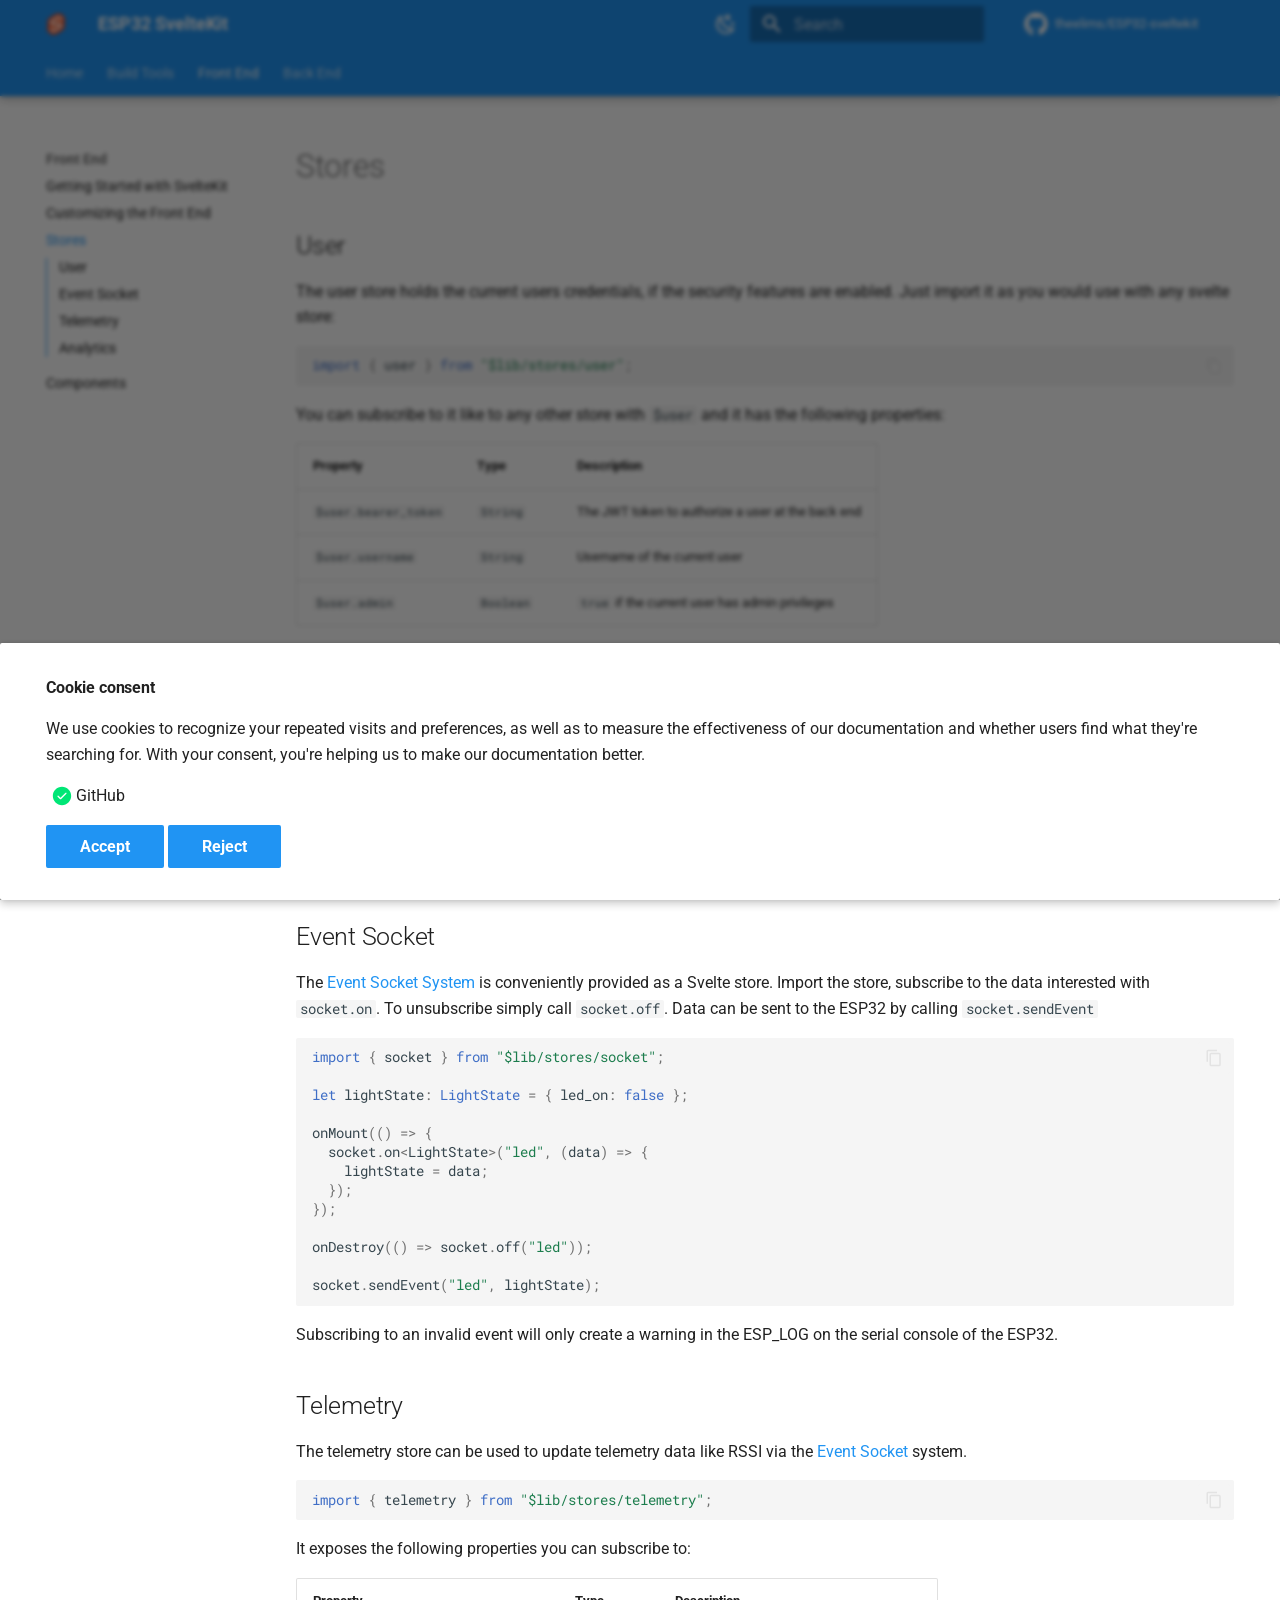
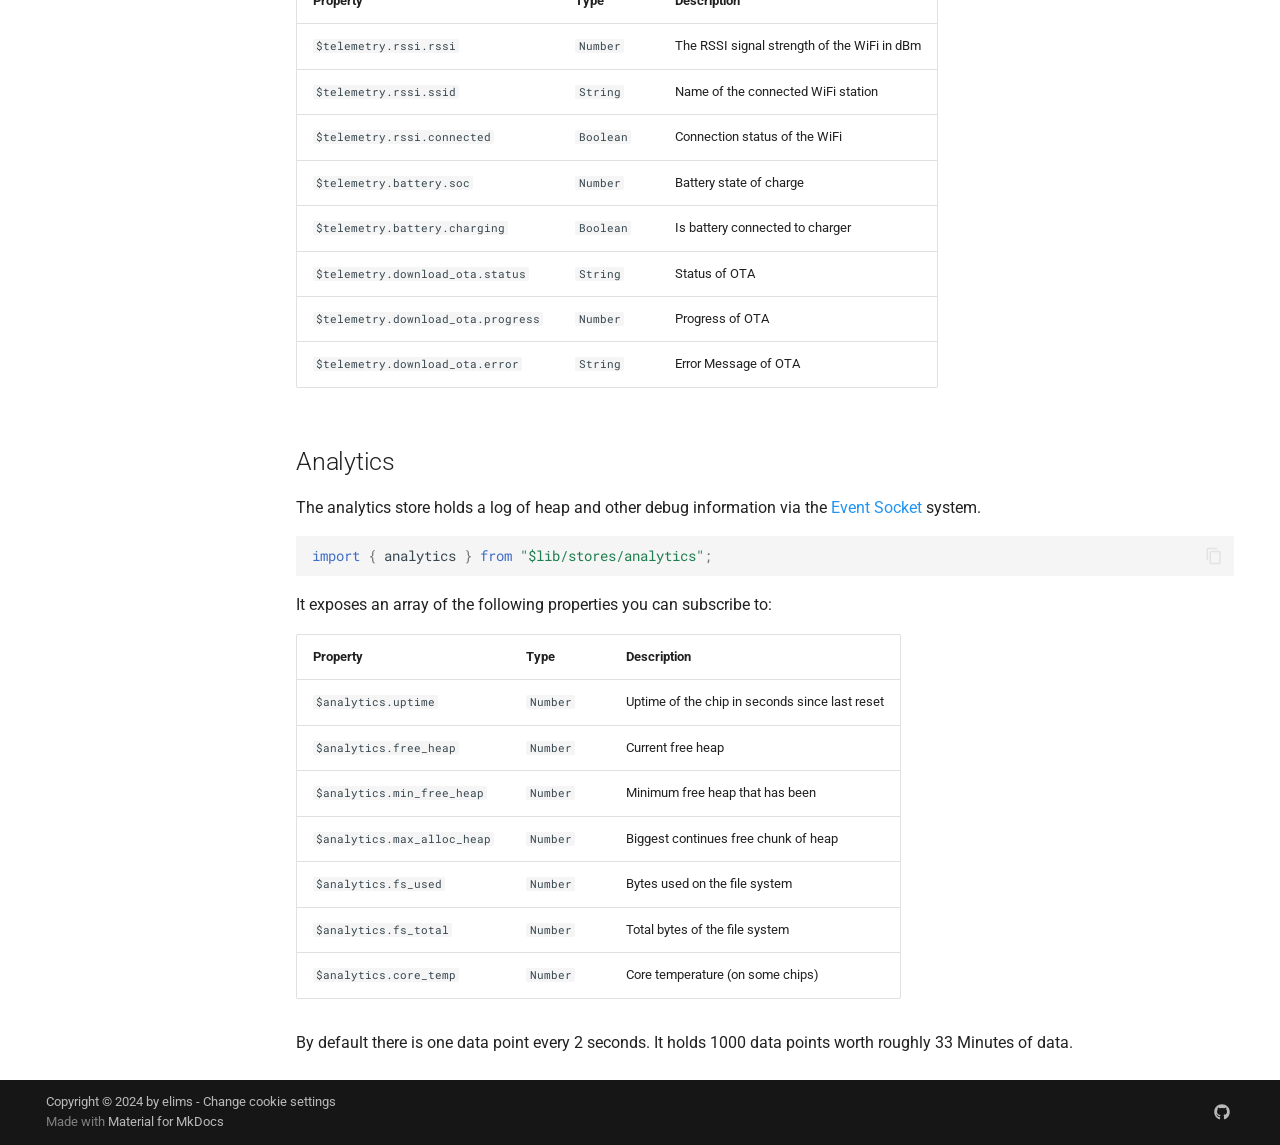
<file: stores/index.html>
<!doctype html>
<html lang="en" class="no-js">
  <head>
    
      <meta charset="utf-8">
      <meta name="viewport" content="width=device-width,initial-scale=1">
      
        <meta name="description" content="A simple, secure and extensible framework for IoT projects on ESP32 platforms with responsive Sveltekit front-end built with TailwindCSS and DaisyUI.">
      
      
        <meta name="author" content="elims">
      
      
      
        <link rel="prev" href="../structure/">
      
      
        <link rel="next" href="../components/">
      
      
        
      
      
      <link rel="icon" href="../media/favicon.png">
      <meta name="generator" content="mkdocs-1.6.1, mkdocs-material-9.8.0">
    
    
      
        <title>Stores - ESP32 SvelteKit</title>
      
    
    
      <link rel="stylesheet" href="../assets/stylesheets/main.57a0d79d.min.css">
      
        
        <link rel="stylesheet" href="../assets/stylesheets/palette.fb2fffe2.min.css">
      
      


    
    
      
    
    
      
        
        
        <link rel="preconnect" href="https://fonts.gstatic.com" crossorigin>
        <link rel="stylesheet" href="https://fonts.googleapis.com/css?family=Roboto:300,300i,400,400i,700,700i%7CRoboto+Mono:400,400i,700,700i&display=fallback">
        <style>:root{--md-text-font:"Roboto";--md-code-font:"Roboto Mono"}</style>
      
    
    
    <script>__md_scope=new URL("..",location),__md_hash=e=>[...e].reduce(((e,_)=>(e<<5)-e+_.charCodeAt(0)),0),__md_get=(e,_=localStorage,t=__md_scope)=>JSON.parse(_.getItem(t.pathname+"."+e)),__md_set=(e,_,t=localStorage,a=__md_scope)=>{try{t.setItem(a.pathname+"."+e,JSON.stringify(_))}catch(e){}}</script>
    
      

    
    
  </head>
  
  
    
    
      
    
    
    
    
    <body dir="ltr" data-md-color-scheme="default" data-md-color-primary="blue" data-md-color-accent="blue">
  
    
    <input class="md-toggle" data-md-toggle="drawer" type="checkbox" id="__drawer" autocomplete="off">
    <input class="md-toggle" data-md-toggle="search" type="checkbox" id="__search" autocomplete="off">
    <label class="md-overlay" for="__drawer"></label>
    <div data-md-component="skip">
      
        
        <a href="#stores" class="md-skip">
          Skip to content
        </a>
      
    </div>
    <div data-md-component="announce">
      
    </div>
    
    
      

  

<header class="md-header md-header--shadow md-header--lifted" data-md-component="header">
  <nav class="md-header__inner md-grid" aria-label="Header">
    <a href=".." title="ESP32 SvelteKit" class="md-header__button md-logo" aria-label="ESP32 SvelteKit" data-md-component="logo">
      
  <img src="../media/svelte-logo.png" alt="logo">

    </a>
    <label class="md-header__button md-icon" for="__drawer">
      
      <svg xmlns="http://www.w3.org/2000/svg" viewBox="0 0 24 24"><path d="M3 6h18v2H3zm0 5h18v2H3zm0 5h18v2H3z"/></svg>
    </label>
    <div class="md-header__title" data-md-component="header-title">
      <div class="md-header__ellipsis">
        <div class="md-header__topic">
          <span class="md-ellipsis">
            ESP32 SvelteKit
          </span>
        </div>
        <div class="md-header__topic" data-md-component="header-topic">
          <span class="md-ellipsis">
            
              Stores
            
          </span>
        </div>
      </div>
    </div>
    
      
        <form class="md-header__option" data-md-component="palette">
  
    
    
    
    <input class="md-option" data-md-color-media="(prefers-color-scheme: light)" data-md-color-scheme="default" data-md-color-primary="blue" data-md-color-accent="blue"  aria-label="Switch to dark mode"  type="radio" name="__palette" id="__palette_0">
    
      <label class="md-header__button md-icon" title="Switch to dark mode" for="__palette_1" hidden>
        <svg xmlns="http://www.w3.org/2000/svg" viewBox="0 0 24 24"><path d="m17.75 4.09-2.53 1.94.91 3.06-2.63-1.81-2.63 1.81.91-3.06-2.53-1.94L12.44 4l1.06-3 1.06 3zm3.5 6.91-1.64 1.25.59 1.98-1.7-1.17-1.7 1.17.59-1.98L15.75 11l2.06-.05L18.5 9l.69 1.95zm-2.28 4.95c.83-.08 1.72 1.1 1.19 1.85-.32.45-.66.87-1.08 1.27C15.17 23 8.84 23 4.94 19.07c-3.91-3.9-3.91-10.24 0-14.14.4-.4.82-.76 1.27-1.08.75-.53 1.93.36 1.85 1.19-.27 2.86.69 5.83 2.89 8.02a9.96 9.96 0 0 0 8.02 2.89m-1.64 2.02a12.08 12.08 0 0 1-7.8-3.47c-2.17-2.19-3.33-5-3.49-7.82-2.81 3.14-2.7 7.96.31 10.98 3.02 3.01 7.84 3.12 10.98.31"/></svg>
      </label>
    
  
    
    
    
    <input class="md-option" data-md-color-media="(prefers-color-scheme: dark)" data-md-color-scheme="slate" data-md-color-primary="indigo" data-md-color-accent="indigo"  aria-label="Switch to light mode"  type="radio" name="__palette" id="__palette_1">
    
      <label class="md-header__button md-icon" title="Switch to light mode" for="__palette_0" hidden>
        <svg xmlns="http://www.w3.org/2000/svg" viewBox="0 0 24 24"><path d="M12 7a5 5 0 0 1 5 5 5 5 0 0 1-5 5 5 5 0 0 1-5-5 5 5 0 0 1 5-5m0 2a3 3 0 0 0-3 3 3 3 0 0 0 3 3 3 3 0 0 0 3-3 3 3 0 0 0-3-3m0-7 2.39 3.42C13.65 5.15 12.84 5 12 5s-1.65.15-2.39.42zM3.34 7l4.16-.35A7.2 7.2 0 0 0 5.94 8.5c-.44.74-.69 1.5-.83 2.29zm.02 10 1.76-3.77a7.131 7.131 0 0 0 2.38 4.14zM20.65 7l-1.77 3.79a7.02 7.02 0 0 0-2.38-4.15zm-.01 10-4.14.36c.59-.51 1.12-1.14 1.54-1.86.42-.73.69-1.5.83-2.29zM12 22l-2.41-3.44c.74.27 1.55.44 2.41.44.82 0 1.63-.17 2.37-.44z"/></svg>
      </label>
    
  
</form>
      
    
    
      <script>var palette=__md_get("__palette");if(palette&&palette.color){if("(prefers-color-scheme)"===palette.color.media){var media=matchMedia("(prefers-color-scheme: light)"),input=document.querySelector(media.matches?"[data-md-color-media='(prefers-color-scheme: light)']":"[data-md-color-media='(prefers-color-scheme: dark)']");palette.color.media=input.getAttribute("data-md-color-media"),palette.color.scheme=input.getAttribute("data-md-color-scheme"),palette.color.primary=input.getAttribute("data-md-color-primary"),palette.color.accent=input.getAttribute("data-md-color-accent")}for(var[key,value]of Object.entries(palette.color))document.body.setAttribute("data-md-color-"+key,value)}</script>
    
    
    
      
      
        <label class="md-header__button md-icon" for="__search">
          
          <svg xmlns="http://www.w3.org/2000/svg" viewBox="0 0 24 24"><path d="M9.5 3A6.5 6.5 0 0 1 16 9.5c0 1.61-.59 3.09-1.56 4.23l.27.27h.79l5 5-1.5 1.5-5-5v-.79l-.27-.27A6.52 6.52 0 0 1 9.5 16 6.5 6.5 0 0 1 3 9.5 6.5 6.5 0 0 1 9.5 3m0 2C7 5 5 7 5 9.5S7 14 9.5 14 14 12 14 9.5 12 5 9.5 5"/></svg>
        </label>
        <div class="md-search" data-md-component="search" role="dialog">
  <label class="md-search__overlay" for="__search"></label>
  <div class="md-search__inner" role="search">
    <form class="md-search__form" name="search">
      <input type="text" class="md-search__input" name="query" aria-label="Search" placeholder="Search" autocapitalize="off" autocorrect="off" autocomplete="off" spellcheck="false" data-md-component="search-query" required>
      <label class="md-search__icon md-icon" for="__search">
        
        <svg xmlns="http://www.w3.org/2000/svg" viewBox="0 0 24 24"><path d="M9.5 3A6.5 6.5 0 0 1 16 9.5c0 1.61-.59 3.09-1.56 4.23l.27.27h.79l5 5-1.5 1.5-5-5v-.79l-.27-.27A6.52 6.52 0 0 1 9.5 16 6.5 6.5 0 0 1 3 9.5 6.5 6.5 0 0 1 9.5 3m0 2C7 5 5 7 5 9.5S7 14 9.5 14 14 12 14 9.5 12 5 9.5 5"/></svg>
        
        <svg xmlns="http://www.w3.org/2000/svg" viewBox="0 0 24 24"><path d="M20 11v2H8l5.5 5.5-1.42 1.42L4.16 12l7.92-7.92L13.5 5.5 8 11z"/></svg>
      </label>
      <nav class="md-search__options" aria-label="Search">
        
        <button type="reset" class="md-search__icon md-icon" title="Clear" aria-label="Clear" tabindex="-1">
          
          <svg xmlns="http://www.w3.org/2000/svg" viewBox="0 0 24 24"><path d="M19 6.41 17.59 5 12 10.59 6.41 5 5 6.41 10.59 12 5 17.59 6.41 19 12 13.41 17.59 19 19 17.59 13.41 12z"/></svg>
        </button>
      </nav>
      
    </form>
    <div class="md-search__output">
      <div class="md-search__scrollwrap" tabindex="0" data-md-scrollfix>
        <div class="md-search-result" data-md-component="search-result">
          <div class="md-search-result__meta">
            Initializing search
          </div>
          <ol class="md-search-result__list" role="presentation"></ol>
        </div>
      </div>
    </div>
  </div>
</div>
      
    
    
      <div class="md-header__source">
        <a href="https://github.com/theelims/ESP32-sveltekit" title="Go to repository" class="md-source" data-md-component="source">
  <div class="md-source__icon md-icon">
    
    <svg xmlns="http://www.w3.org/2000/svg" viewBox="0 0 512 512"><!--! Font Awesome Free 7.1.0 by @fontawesome - https://fontawesome.com License - https://fontawesome.com/license/free (Icons: CC BY 4.0, Fonts: SIL OFL 1.1, Code: MIT License) Copyright 2025 Fonticons, Inc.--><path d="M173.9 397.4c0 2-2.3 3.6-5.2 3.6-3.3.3-5.6-1.3-5.6-3.6 0-2 2.3-3.6 5.2-3.6 3-.3 5.6 1.3 5.6 3.6m-31.1-4.5c-.7 2 1.3 4.3 4.3 4.9 2.6 1 5.6 0 6.2-2s-1.3-4.3-4.3-5.2c-2.6-.7-5.5.3-6.2 2.3m44.2-1.7c-2.9.7-4.9 2.6-4.6 4.9.3 2 2.9 3.3 5.9 2.6 2.9-.7 4.9-2.6 4.6-4.6-.3-1.9-3-3.2-5.9-2.9M252.8 8C114.1 8 8 113.3 8 252c0 110.9 69.8 205.8 169.5 239.2 12.8 2.3 17.3-5.6 17.3-12.1 0-6.2-.3-40.4-.3-61.4 0 0-70 15-84.7-29.8 0 0-11.4-29.1-27.8-36.6 0 0-22.9-15.7 1.6-15.4 0 0 24.9 2 38.6 25.8 21.9 38.6 58.6 27.5 72.9 20.9 2.3-16 8.8-27.1 16-33.7-55.9-6.2-112.3-14.3-112.3-110.5 0-27.5 7.6-41.3 23.6-58.9-2.6-6.5-11.1-33.3 2.6-67.9 20.9-6.5 69 27 69 27 20-5.6 41.5-8.5 62.8-8.5s42.8 2.9 62.8 8.5c0 0 48.1-33.6 69-27 13.7 34.7 5.2 61.4 2.6 67.9 16 17.7 25.8 31.5 25.8 58.9 0 96.5-58.9 104.2-114.8 110.5 9.2 7.9 17 22.9 17 46.4 0 33.7-.3 75.4-.3 83.6 0 6.5 4.6 14.4 17.3 12.1C436.2 457.8 504 362.9 504 252 504 113.3 391.5 8 252.8 8M105.2 352.9c-1.3 1-1 3.3.7 5.2 1.6 1.6 3.9 2.3 5.2 1 1.3-1 1-3.3-.7-5.2-1.6-1.6-3.9-2.3-5.2-1m-10.8-8.1c-.7 1.3.3 2.9 2.3 3.9 1.6 1 3.6.7 4.3-.7.7-1.3-.3-2.9-2.3-3.9-2-.6-3.6-.3-4.3.7m32.4 35.6c-1.6 1.3-1 4.3 1.3 6.2 2.3 2.3 5.2 2.6 6.5 1 1.3-1.3.7-4.3-1.3-6.2-2.2-2.3-5.2-2.6-6.5-1m-11.4-14.7c-1.6 1-1.6 3.6 0 5.9s4.3 3.3 5.6 2.3c1.6-1.3 1.6-3.9 0-6.2-1.4-2.3-4-3.3-5.6-2"/></svg>
  </div>
  <div class="md-source__repository">
    theelims/ESP32-sveltekit
  </div>
</a>
      </div>
    
  </nav>
  
    
      
<nav class="md-tabs" aria-label="Tabs" data-md-component="tabs">
  <div class="md-grid">
    <ul class="md-tabs__list">
      
        
  
  
  
  
    <li class="md-tabs__item">
      <a href=".." class="md-tabs__link">
        
  
  
    
  
  Home

      </a>
    </li>
  

      
        
  
  
  
  
    
    
      <li class="md-tabs__item">
        <a href="../gettingstarted/" class="md-tabs__link">
          
  
  
  Build Tools

        </a>
      </li>
    
  

      
        
  
  
  
    
  
  
    
    
      <li class="md-tabs__item md-tabs__item--active">
        <a href="../sveltekit/" class="md-tabs__link">
          
  
  
  Front End

        </a>
      </li>
    
  

      
        
  
  
  
  
    
    
      <li class="md-tabs__item">
        <a href="../statefulservice/" class="md-tabs__link">
          
  
  
  Back End

        </a>
      </li>
    
  

      
    </ul>
  </div>
</nav>
    
  
</header>
    
    <div class="md-container" data-md-component="container">
      
      
        
      
      <main class="md-main" data-md-component="main">
        <div class="md-main__inner md-grid">
          
            
              
              <div class="md-sidebar md-sidebar--primary" data-md-component="sidebar" data-md-type="navigation" >
                <div class="md-sidebar__scrollwrap">
                  <div class="md-sidebar__inner">
                    


  


  

<nav class="md-nav md-nav--primary md-nav--lifted md-nav--integrated" aria-label="Navigation" data-md-level="0">
  <label class="md-nav__title" for="__drawer">
    <a href=".." title="ESP32 SvelteKit" class="md-nav__button md-logo" aria-label="ESP32 SvelteKit" data-md-component="logo">
      
  <img src="../media/svelte-logo.png" alt="logo">

    </a>
    ESP32 SvelteKit
  </label>
  
    <div class="md-nav__source">
      <a href="https://github.com/theelims/ESP32-sveltekit" title="Go to repository" class="md-source" data-md-component="source">
  <div class="md-source__icon md-icon">
    
    <svg xmlns="http://www.w3.org/2000/svg" viewBox="0 0 512 512"><!--! Font Awesome Free 7.1.0 by @fontawesome - https://fontawesome.com License - https://fontawesome.com/license/free (Icons: CC BY 4.0, Fonts: SIL OFL 1.1, Code: MIT License) Copyright 2025 Fonticons, Inc.--><path d="M173.9 397.4c0 2-2.3 3.6-5.2 3.6-3.3.3-5.6-1.3-5.6-3.6 0-2 2.3-3.6 5.2-3.6 3-.3 5.6 1.3 5.6 3.6m-31.1-4.5c-.7 2 1.3 4.3 4.3 4.9 2.6 1 5.6 0 6.2-2s-1.3-4.3-4.3-5.2c-2.6-.7-5.5.3-6.2 2.3m44.2-1.7c-2.9.7-4.9 2.6-4.6 4.9.3 2 2.9 3.3 5.9 2.6 2.9-.7 4.9-2.6 4.6-4.6-.3-1.9-3-3.2-5.9-2.9M252.8 8C114.1 8 8 113.3 8 252c0 110.9 69.8 205.8 169.5 239.2 12.8 2.3 17.3-5.6 17.3-12.1 0-6.2-.3-40.4-.3-61.4 0 0-70 15-84.7-29.8 0 0-11.4-29.1-27.8-36.6 0 0-22.9-15.7 1.6-15.4 0 0 24.9 2 38.6 25.8 21.9 38.6 58.6 27.5 72.9 20.9 2.3-16 8.8-27.1 16-33.7-55.9-6.2-112.3-14.3-112.3-110.5 0-27.5 7.6-41.3 23.6-58.9-2.6-6.5-11.1-33.3 2.6-67.9 20.9-6.5 69 27 69 27 20-5.6 41.5-8.5 62.8-8.5s42.8 2.9 62.8 8.5c0 0 48.1-33.6 69-27 13.7 34.7 5.2 61.4 2.6 67.9 16 17.7 25.8 31.5 25.8 58.9 0 96.5-58.9 104.2-114.8 110.5 9.2 7.9 17 22.9 17 46.4 0 33.7-.3 75.4-.3 83.6 0 6.5 4.6 14.4 17.3 12.1C436.2 457.8 504 362.9 504 252 504 113.3 391.5 8 252.8 8M105.2 352.9c-1.3 1-1 3.3.7 5.2 1.6 1.6 3.9 2.3 5.2 1 1.3-1 1-3.3-.7-5.2-1.6-1.6-3.9-2.3-5.2-1m-10.8-8.1c-.7 1.3.3 2.9 2.3 3.9 1.6 1 3.6.7 4.3-.7.7-1.3-.3-2.9-2.3-3.9-2-.6-3.6-.3-4.3.7m32.4 35.6c-1.6 1.3-1 4.3 1.3 6.2 2.3 2.3 5.2 2.6 6.5 1 1.3-1.3.7-4.3-1.3-6.2-2.2-2.3-5.2-2.6-6.5-1m-11.4-14.7c-1.6 1-1.6 3.6 0 5.9s4.3 3.3 5.6 2.3c1.6-1.3 1.6-3.9 0-6.2-1.4-2.3-4-3.3-5.6-2"/></svg>
  </div>
  <div class="md-source__repository">
    theelims/ESP32-sveltekit
  </div>
</a>
    </div>
  
  <ul class="md-nav__list" data-md-scrollfix>
    
      
      
  
  
  
  
    <li class="md-nav__item">
      <a href=".." class="md-nav__link">
        
  
  
  <span class="md-ellipsis">
    
  
    Home
  

    
  </span>
  
  

      </a>
    </li>
  

    
      
      
  
  
  
  
    
    
    
    
      
      
        
      
    
    
    <li class="md-nav__item md-nav__item--nested">
      
        
        
          
        
        <input class="md-nav__toggle md-toggle md-toggle--indeterminate" type="checkbox" id="__nav_2" >
        
          
          <label class="md-nav__link" for="__nav_2" id="__nav_2_label" tabindex="0">
            
  
  
  <span class="md-ellipsis">
    
  
    Build Tools
  

    
  </span>
  
  

            <span class="md-nav__icon md-icon"></span>
          </label>
        
        <nav class="md-nav" data-md-level="1" aria-labelledby="__nav_2_label" aria-expanded="false">
          <label class="md-nav__title" for="__nav_2">
            <span class="md-nav__icon md-icon"></span>
            
  
    Build Tools
  

          </label>
          <ul class="md-nav__list" data-md-scrollfix>
            
              
                
  
  
  
  
    <li class="md-nav__item">
      <a href="../gettingstarted/" class="md-nav__link">
        
  
  
  <span class="md-ellipsis">
    
  
    Getting Started
  

    
  </span>
  
  

      </a>
    </li>
  

              
            
              
                
  
  
  
  
    <li class="md-nav__item">
      <a href="../buildprocess/" class="md-nav__link">
        
  
  
  <span class="md-ellipsis">
    
  
    Build Process
  

    
  </span>
  
  

      </a>
    </li>
  

              
            
          </ul>
        </nav>
      
    </li>
  

    
      
      
  
  
    
  
  
  
    
    
    
    
      
        
        
      
      
        
      
    
    
    <li class="md-nav__item md-nav__item--active md-nav__item--section md-nav__item--nested">
      
        
        
        <input class="md-nav__toggle md-toggle " type="checkbox" id="__nav_3" checked>
        
          
          <label class="md-nav__link" for="__nav_3" id="__nav_3_label" tabindex="">
            
  
  
  <span class="md-ellipsis">
    
  
    Front End
  

    
  </span>
  
  

            <span class="md-nav__icon md-icon"></span>
          </label>
        
        <nav class="md-nav" data-md-level="1" aria-labelledby="__nav_3_label" aria-expanded="true">
          <label class="md-nav__title" for="__nav_3">
            <span class="md-nav__icon md-icon"></span>
            
  
    Front End
  

          </label>
          <ul class="md-nav__list" data-md-scrollfix>
            
              
                
  
  
  
  
    <li class="md-nav__item">
      <a href="../sveltekit/" class="md-nav__link">
        
  
  
  <span class="md-ellipsis">
    
  
    Getting Started with SvelteKit
  

    
  </span>
  
  

      </a>
    </li>
  

              
            
              
                
  
  
  
  
    <li class="md-nav__item">
      <a href="../structure/" class="md-nav__link">
        
  
  
  <span class="md-ellipsis">
    
  
    Customizing the Front End
  

    
  </span>
  
  

      </a>
    </li>
  

              
            
              
                
  
  
    
  
  
  
    <li class="md-nav__item md-nav__item--active">
      
      <input class="md-nav__toggle md-toggle" type="checkbox" id="__toc">
      
      
        
      
      
        <label class="md-nav__link md-nav__link--active" for="__toc">
          
  
  
  <span class="md-ellipsis">
    
  
    Stores
  

    
  </span>
  
  

          <span class="md-nav__icon md-icon"></span>
        </label>
      
      <a href="./" class="md-nav__link md-nav__link--active">
        
  
  
  <span class="md-ellipsis">
    
  
    Stores
  

    
  </span>
  
  

      </a>
      
        

<nav class="md-nav md-nav--secondary" aria-label="Table of contents">
  
  
  
    
  
  
    <label class="md-nav__title" for="__toc">
      <span class="md-nav__icon md-icon"></span>
      Table of contents
    </label>
    <ul class="md-nav__list" data-md-component="toc" data-md-scrollfix>
      
        <li class="md-nav__item">
  <a href="#user" class="md-nav__link">
    <span class="md-ellipsis">
      
        User
      
    </span>
  </a>
  
</li>
      
        <li class="md-nav__item">
  <a href="#event-socket" class="md-nav__link">
    <span class="md-ellipsis">
      
        Event Socket
      
    </span>
  </a>
  
</li>
      
        <li class="md-nav__item">
  <a href="#telemetry" class="md-nav__link">
    <span class="md-ellipsis">
      
        Telemetry
      
    </span>
  </a>
  
</li>
      
        <li class="md-nav__item">
  <a href="#analytics" class="md-nav__link">
    <span class="md-ellipsis">
      
        Analytics
      
    </span>
  </a>
  
</li>
      
    </ul>
  
</nav>
      
    </li>
  

              
            
              
                
  
  
  
  
    <li class="md-nav__item">
      <a href="../components/" class="md-nav__link">
        
  
  
  <span class="md-ellipsis">
    
  
    Components
  

    
  </span>
  
  

      </a>
    </li>
  

              
            
          </ul>
        </nav>
      
    </li>
  

    
      
      
  
  
  
  
    
    
    
    
      
      
        
      
    
    
    <li class="md-nav__item md-nav__item--nested">
      
        
        
          
        
        <input class="md-nav__toggle md-toggle md-toggle--indeterminate" type="checkbox" id="__nav_4" >
        
          
          <label class="md-nav__link" for="__nav_4" id="__nav_4_label" tabindex="0">
            
  
  
  <span class="md-ellipsis">
    
  
    Back End
  

    
  </span>
  
  

            <span class="md-nav__icon md-icon"></span>
          </label>
        
        <nav class="md-nav" data-md-level="1" aria-labelledby="__nav_4_label" aria-expanded="false">
          <label class="md-nav__title" for="__nav_4">
            <span class="md-nav__icon md-icon"></span>
            
  
    Back End
  

          </label>
          <ul class="md-nav__list" data-md-scrollfix>
            
              
                
  
  
  
  
    <li class="md-nav__item">
      <a href="../statefulservice/" class="md-nav__link">
        
  
  
  <span class="md-ellipsis">
    
  
    Developing with the Framework
  

    
  </span>
  
  

      </a>
    </li>
  

              
            
              
                
  
  
  
  
    <li class="md-nav__item">
      <a href="../restfulapi/" class="md-nav__link">
        
  
  
  <span class="md-ellipsis">
    
  
    RESTful API
  

    
  </span>
  
  

      </a>
    </li>
  

              
            
          </ul>
        </nav>
      
    </li>
  

    
  </ul>
</nav>
                  </div>
                </div>
              </div>
            
            
          
          
            <div class="md-content" data-md-component="content">
              
              <article class="md-content__inner md-typeset">
                
                  


  
  


<h1 id="stores">Stores</h1>
<h2 id="user">User</h2>
<p>The user store holds the current users credentials, if the security features are enabled. Just import it as you would use with any svelte store:</p>
<div class="highlight"><pre><span></span><code><span class="k">import</span><span class="w"> </span><span class="p">{</span><span class="w"> </span><span class="nx">user</span><span class="w"> </span><span class="p">}</span><span class="w"> </span><span class="kr">from</span><span class="w"> </span><span class="s2">"$lib/stores/user"</span><span class="p">;</span>
</code></pre></div>
<p>You can subscribe to it like to any other store with <code>$user</code> and it has the following properties:</p>
<table>
<thead>
<tr>
<th>Property</th>
<th>Type</th>
<th>Description</th>
</tr>
</thead>
<tbody>
<tr>
<td><code>$user.bearer_token</code></td>
<td><code>String</code></td>
<td>The JWT token to authorize a user at the back end</td>
</tr>
<tr>
<td><code>$user.username</code></td>
<td><code>String</code></td>
<td>Username of the current user</td>
</tr>
<tr>
<td><code>$user.admin</code></td>
<td><code>Boolean</code></td>
<td><code>true</code> if the current user has admin privileges</td>
</tr>
</tbody>
</table>
<p>In addition to the properties it provides two methods for initializing the user credentials and to invalidate them. <code>user.init()</code> takes a valid JWT toke as an argument and extracts the user privileges and username from it. <code>user.invalidate()</code> invalidates the user credentials and redirects to the login pages</p>
<div class="admonition warning">
<p class="admonition-title">User credentials are stored in the browsers local storage</p>
<p>The user credentials including the JWT token are stored in the browsers local storage. Any javascript executed on the browser can access this making it extremely vulnerable to XSS attacks. Also the HTTP connection between ESP32 and front end is not encrypted making it possible for everyone to read the JWT token in the same network. Fixing these severe security issues is on the todo list for upcoming releases.</p>
</div>
<h2 id="event-socket">Event Socket</h2>
<p>The <a href="../statefulservice/#event-socket">Event Socket System</a> is conveniently provided as a Svelte store. Import the store, subscribe to the data interested with <code>socket.on</code>. To unsubscribe simply call <code>socket.off</code>. Data can be sent to the ESP32 by calling <code>socket.sendEvent</code></p>
<div class="highlight"><pre><span></span><code><span class="k">import</span><span class="w"> </span><span class="p">{</span><span class="w"> </span><span class="nx">socket</span><span class="w"> </span><span class="p">}</span><span class="w"> </span><span class="kr">from</span><span class="w"> </span><span class="s2">"$lib/stores/socket"</span><span class="p">;</span>

<span class="kd">let</span><span class="w"> </span><span class="nx">lightState</span><span class="o">:</span><span class="w"> </span><span class="kt">LightState</span><span class="w"> </span><span class="o">=</span><span class="w"> </span><span class="p">{</span><span class="w"> </span><span class="nx">led_on</span><span class="o">:</span><span class="w"> </span><span class="kt">false</span><span class="w"> </span><span class="p">};</span>

<span class="nx">onMount</span><span class="p">(()</span><span class="w"> </span><span class="p">=&gt;</span><span class="w"> </span><span class="p">{</span>
<span class="w">  </span><span class="nx">socket</span><span class="p">.</span><span class="nx">on</span><span class="o">&lt;</span><span class="nx">LightState</span><span class="o">&gt;</span><span class="p">(</span><span class="s2">"led"</span><span class="p">,</span><span class="w"> </span><span class="p">(</span><span class="nx">data</span><span class="p">)</span><span class="w"> </span><span class="p">=&gt;</span><span class="w"> </span><span class="p">{</span>
<span class="w">    </span><span class="nx">lightState</span><span class="w"> </span><span class="o">=</span><span class="w"> </span><span class="nx">data</span><span class="p">;</span>
<span class="w">  </span><span class="p">});</span>
<span class="p">});</span>

<span class="nx">onDestroy</span><span class="p">(()</span><span class="w"> </span><span class="p">=&gt;</span><span class="w"> </span><span class="nx">socket</span><span class="p">.</span><span class="nx">off</span><span class="p">(</span><span class="s2">"led"</span><span class="p">));</span>

<span class="nx">socket</span><span class="p">.</span><span class="nx">sendEvent</span><span class="p">(</span><span class="s2">"led"</span><span class="p">,</span><span class="w"> </span><span class="nx">lightState</span><span class="p">);</span>
</code></pre></div>
<p>Subscribing to an invalid event will only create a warning in the ESP_LOG on the serial console of the ESP32.</p>
<h2 id="telemetry">Telemetry</h2>
<p>The telemetry store can be used to update telemetry data like RSSI via the <a href="../statefulservice/#event-socket">Event Socket</a> system.</p>
<div class="highlight"><pre><span></span><code><span class="k">import</span><span class="w"> </span><span class="p">{</span><span class="w"> </span><span class="nx">telemetry</span><span class="w"> </span><span class="p">}</span><span class="w"> </span><span class="kr">from</span><span class="w"> </span><span class="s2">"$lib/stores/telemetry"</span><span class="p">;</span>
</code></pre></div>
<p>It exposes the following properties you can subscribe to:</p>
<table>
<thead>
<tr>
<th>Property</th>
<th>Type</th>
<th>Description</th>
</tr>
</thead>
<tbody>
<tr>
<td><code>$telemetry.rssi.rssi</code></td>
<td><code>Number</code></td>
<td>The RSSI signal strength of the WiFi in dBm</td>
</tr>
<tr>
<td><code>$telemetry.rssi.ssid</code></td>
<td><code>String</code></td>
<td>Name of the connected WiFi station</td>
</tr>
<tr>
<td><code>$telemetry.rssi.connected</code></td>
<td><code>Boolean</code></td>
<td>Connection status of the WiFi</td>
</tr>
<tr>
<td><code>$telemetry.battery.soc</code></td>
<td><code>Number</code></td>
<td>Battery state of charge</td>
</tr>
<tr>
<td><code>$telemetry.battery.charging</code></td>
<td><code>Boolean</code></td>
<td>Is battery connected to charger</td>
</tr>
<tr>
<td><code>$telemetry.download_ota.status</code></td>
<td><code>String</code></td>
<td>Status of OTA</td>
</tr>
<tr>
<td><code>$telemetry.download_ota.progress</code></td>
<td><code>Number</code></td>
<td>Progress of OTA</td>
</tr>
<tr>
<td><code>$telemetry.download_ota.error</code></td>
<td><code>String</code></td>
<td>Error Message of OTA</td>
</tr>
</tbody>
</table>
<h2 id="analytics">Analytics</h2>
<p>The analytics store holds a log of heap and other debug information via the <a href="../statefulservice/#event-socket">Event Socket</a> system.</p>
<div class="highlight"><pre><span></span><code><span class="k">import</span><span class="w"> </span><span class="p">{</span><span class="w"> </span><span class="nx">analytics</span><span class="w"> </span><span class="p">}</span><span class="w"> </span><span class="kr">from</span><span class="w"> </span><span class="s2">"$lib/stores/analytics"</span><span class="p">;</span>
</code></pre></div>
<p>It exposes an array of the following properties you can subscribe to:</p>
<table>
<thead>
<tr>
<th>Property</th>
<th>Type</th>
<th>Description</th>
</tr>
</thead>
<tbody>
<tr>
<td><code>$analytics.uptime</code></td>
<td><code>Number</code></td>
<td>Uptime of the chip in seconds since last reset</td>
</tr>
<tr>
<td><code>$analytics.free_heap</code></td>
<td><code>Number</code></td>
<td>Current free heap</td>
</tr>
<tr>
<td><code>$analytics.min_free_heap</code></td>
<td><code>Number</code></td>
<td>Minimum free heap that has been</td>
</tr>
<tr>
<td><code>$analytics.max_alloc_heap</code></td>
<td><code>Number</code></td>
<td>Biggest continues free chunk of heap</td>
</tr>
<tr>
<td><code>$analytics.fs_used</code></td>
<td><code>Number</code></td>
<td>Bytes used on the file system</td>
</tr>
<tr>
<td><code>$analytics.fs_total</code></td>
<td><code>Number</code></td>
<td>Total bytes of the file system</td>
</tr>
<tr>
<td><code>$analytics.core_temp</code></td>
<td><code>Number</code></td>
<td>Core temperature (on some chips)</td>
</tr>
</tbody>
</table>
<p>By default there is one data point every 2 seconds. It holds 1000 data points worth roughly 33 Minutes of data.</p>












                
              </article>
            </div>
          
          
<script>var target=document.getElementById(location.hash.slice(1));target&&target.name&&(target.checked=target.name.startsWith("__tabbed_"))</script>
        </div>
        
          <button type="button" class="md-top md-icon" data-md-component="top" hidden>
  
  <svg xmlns="http://www.w3.org/2000/svg" viewBox="0 0 24 24"><path d="M13 20h-2V8l-5.5 5.5-1.42-1.42L12 4.16l7.92 7.92-1.42 1.42L13 8z"/></svg>
  Back to top
</button>
        
      </main>
      
        <footer class="md-footer">
  
  <div class="md-footer-meta md-typeset">
    <div class="md-footer-meta__inner md-grid">
      <div class="md-copyright">
  
    <div class="md-copyright__highlight">
      Copyright &copy; 2024 by <a href="https://github.com/theelims"  target="_blank" rel="noopener">elims</a> -
<a href="#__consent">Change cookie settings</a>

    </div>
  
  
    Made with
    <a href="https://squidfunk.github.io/mkdocs-material/" target="_blank" rel="noopener">
      Material for MkDocs
    </a>
  
</div>
      
        
<div class="md-social">
  
    
    
    
    
      
      
    
    <a href="https://github.com/theelims/" target="_blank" rel="noopener" title="github.com" class="md-social__link">
      <svg xmlns="http://www.w3.org/2000/svg" viewBox="0 0 512 512"><!--! Font Awesome Free 7.1.0 by @fontawesome - https://fontawesome.com License - https://fontawesome.com/license/free (Icons: CC BY 4.0, Fonts: SIL OFL 1.1, Code: MIT License) Copyright 2025 Fonticons, Inc.--><path d="M173.9 397.4c0 2-2.3 3.6-5.2 3.6-3.3.3-5.6-1.3-5.6-3.6 0-2 2.3-3.6 5.2-3.6 3-.3 5.6 1.3 5.6 3.6m-31.1-4.5c-.7 2 1.3 4.3 4.3 4.9 2.6 1 5.6 0 6.2-2s-1.3-4.3-4.3-5.2c-2.6-.7-5.5.3-6.2 2.3m44.2-1.7c-2.9.7-4.9 2.6-4.6 4.9.3 2 2.9 3.3 5.9 2.6 2.9-.7 4.9-2.6 4.6-4.6-.3-1.9-3-3.2-5.9-2.9M252.8 8C114.1 8 8 113.3 8 252c0 110.9 69.8 205.8 169.5 239.2 12.8 2.3 17.3-5.6 17.3-12.1 0-6.2-.3-40.4-.3-61.4 0 0-70 15-84.7-29.8 0 0-11.4-29.1-27.8-36.6 0 0-22.9-15.7 1.6-15.4 0 0 24.9 2 38.6 25.8 21.9 38.6 58.6 27.5 72.9 20.9 2.3-16 8.8-27.1 16-33.7-55.9-6.2-112.3-14.3-112.3-110.5 0-27.5 7.6-41.3 23.6-58.9-2.6-6.5-11.1-33.3 2.6-67.9 20.9-6.5 69 27 69 27 20-5.6 41.5-8.5 62.8-8.5s42.8 2.9 62.8 8.5c0 0 48.1-33.6 69-27 13.7 34.7 5.2 61.4 2.6 67.9 16 17.7 25.8 31.5 25.8 58.9 0 96.5-58.9 104.2-114.8 110.5 9.2 7.9 17 22.9 17 46.4 0 33.7-.3 75.4-.3 83.6 0 6.5 4.6 14.4 17.3 12.1C436.2 457.8 504 362.9 504 252 504 113.3 391.5 8 252.8 8M105.2 352.9c-1.3 1-1 3.3.7 5.2 1.6 1.6 3.9 2.3 5.2 1 1.3-1 1-3.3-.7-5.2-1.6-1.6-3.9-2.3-5.2-1m-10.8-8.1c-.7 1.3.3 2.9 2.3 3.9 1.6 1 3.6.7 4.3-.7.7-1.3-.3-2.9-2.3-3.9-2-.6-3.6-.3-4.3.7m32.4 35.6c-1.6 1.3-1 4.3 1.3 6.2 2.3 2.3 5.2 2.6 6.5 1 1.3-1.3.7-4.3-1.3-6.2-2.2-2.3-5.2-2.6-6.5-1m-11.4-14.7c-1.6 1-1.6 3.6 0 5.9s4.3 3.3 5.6 2.3c1.6-1.3 1.6-3.9 0-6.2-1.4-2.3-4-3.3-5.6-2"/></svg>
    </a>
  
</div>
      
    </div>
  </div>
</footer>
      
    </div>
    <div class="md-dialog" data-md-component="dialog">
      <div class="md-dialog__inner md-typeset"></div>
    </div>
    
    
      <div class="md-consent" data-md-component="consent" id="__consent" hidden>
        <div class="md-consent__overlay"></div>
        <aside class="md-consent__inner">
          <form class="md-consent__form md-grid md-typeset" name="consent">
            



  

<h4>Cookie consent</h4>
<p>We use cookies to recognize your repeated visits and preferences, as well as to measure the effectiveness of our documentation and whether users find what they're searching for. With your consent, you're helping us to make our documentation better.</p>
<input class="md-toggle" type="checkbox" id="__settings" checked>
<div class="md-consent__settings">
  <ul class="task-list">
    
    
      
    
    
      
        
  
  
    
    
  
  <li class="task-list-item">
    <label class="task-list-control">
      <input type="checkbox" name="github" checked>
      <span class="task-list-indicator"></span>
      GitHub
    </label>
  </li>

      
    
    
  </ul>
</div>
<div class="md-consent__controls">
  
    
      <button class="md-button md-button--primary">Accept</button>
    
    
    
  
    
    
      <button type="reset" class="md-button md-button--primary">Reject</button>
    
    
  
</div>
          </form>
        </aside>
      </div>
      <script>var consent=__md_get("__consent");if(consent)for(var input of document.forms.consent.elements)input.name&&(input.checked=consent[input.name]||!1);else"file:"!==location.protocol&&setTimeout((function(){document.querySelector("[data-md-component=consent]").hidden=!1}),250);var form=document.forms.consent;for(var action of["submit","reset"])form.addEventListener(action,(function(e){if(e.preventDefault(),"reset"===e.type)for(var n of document.forms.consent.elements)n.name&&(n.checked=!1);__md_set("__consent",Object.fromEntries(Array.from(new FormData(form).keys()).map((function(e){return[e,!0]})))),location.hash="",location.reload()}))</script>
    
    
      
      
      <script id="__config" type="application/json">{"annotate": null, "base": "..", "features": ["navigation.instant", "navigation.tracking", "navigation.tabs", "navigation.tabs.sticky", "navigation.sections", "navigation.expand", "toc.follow", "toc.integrate", "navigation.top", "content.code.copy"], "search": "../assets/javascripts/workers/search.a7633da7.min.js", "tags": null, "translations": {"clipboard.copied": "Copied to clipboard", "clipboard.copy": "Copy to clipboard", "search.result.more.one": "1 more on this page", "search.result.more.other": "# more on this page", "search.result.none": "No matching documents", "search.result.one": "1 matching document", "search.result.other": "# matching documents", "search.result.placeholder": "Type to start searching", "search.result.term.missing": "Missing", "select.version": "Select version"}, "version": null}</script>
    
    
      <script src="../assets/javascripts/bundle.c21346df.min.js"></script>
      
    
  </body>
</html>
</file>
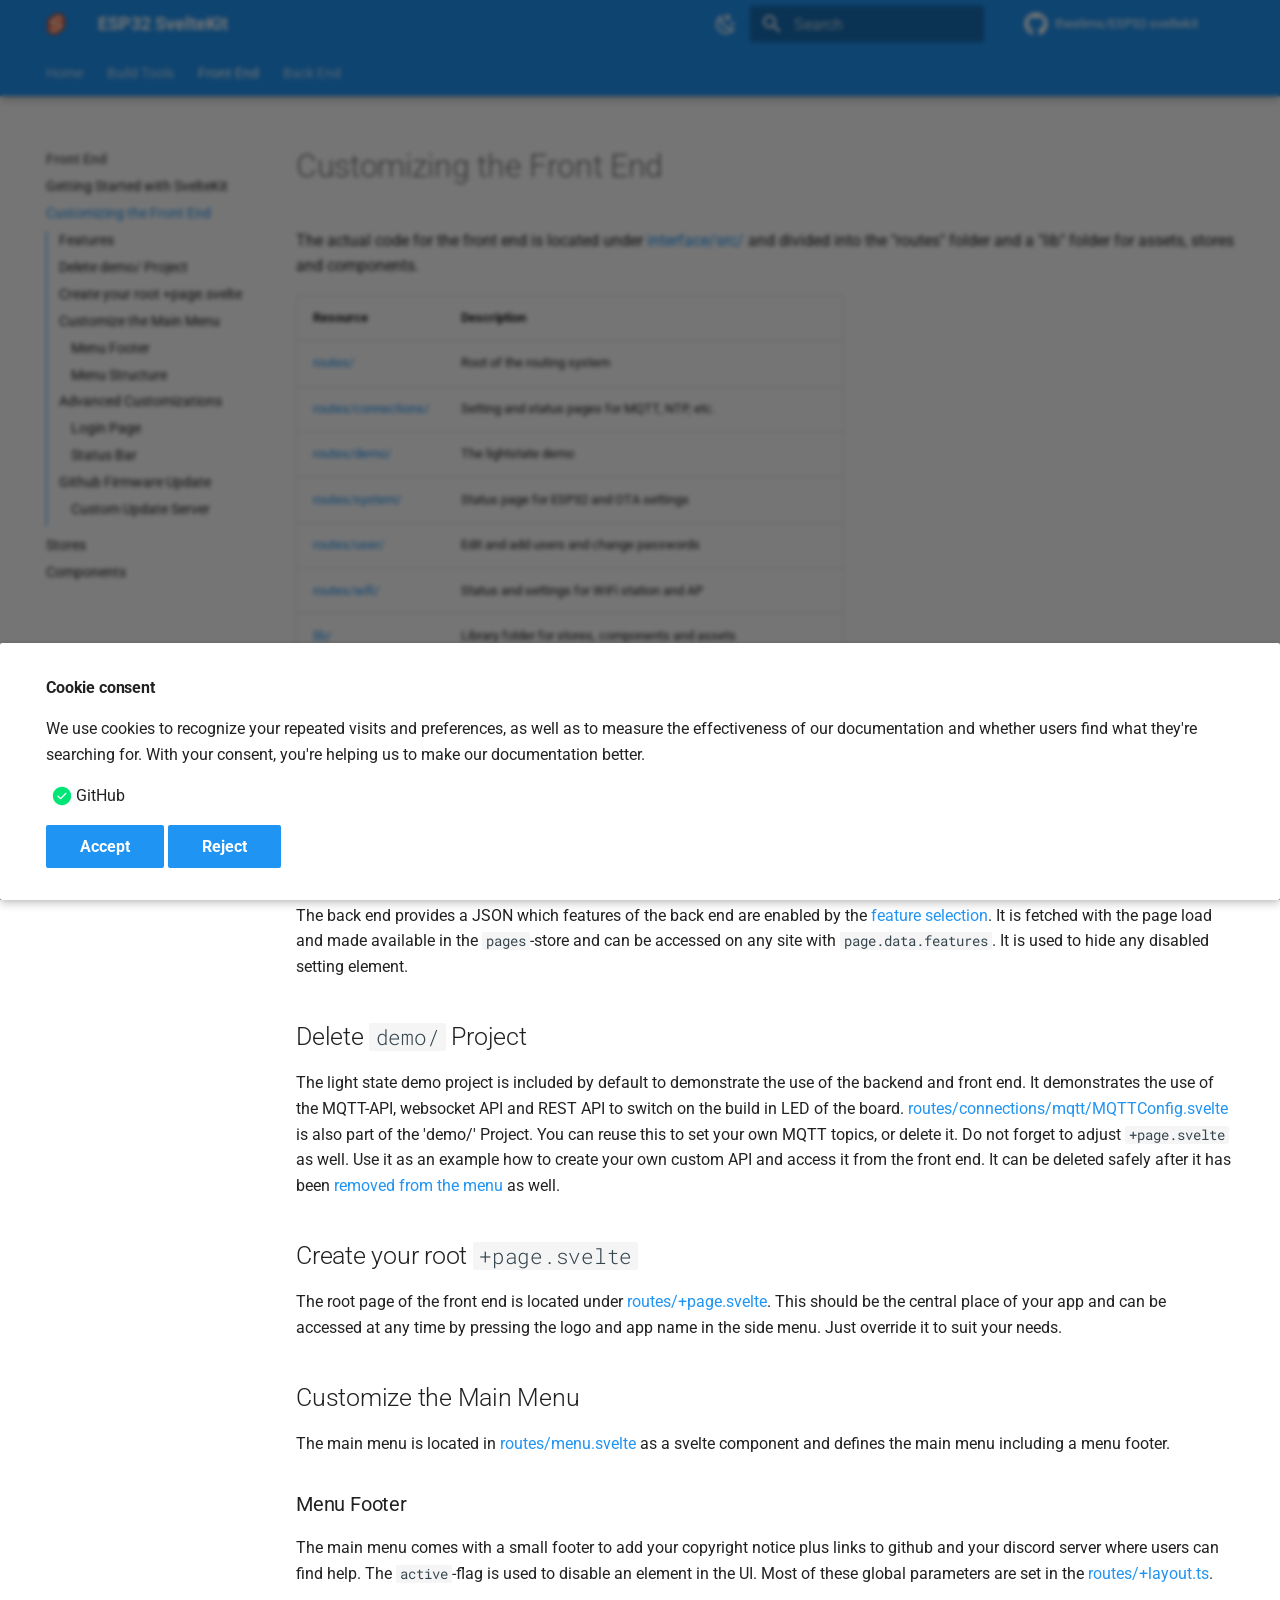
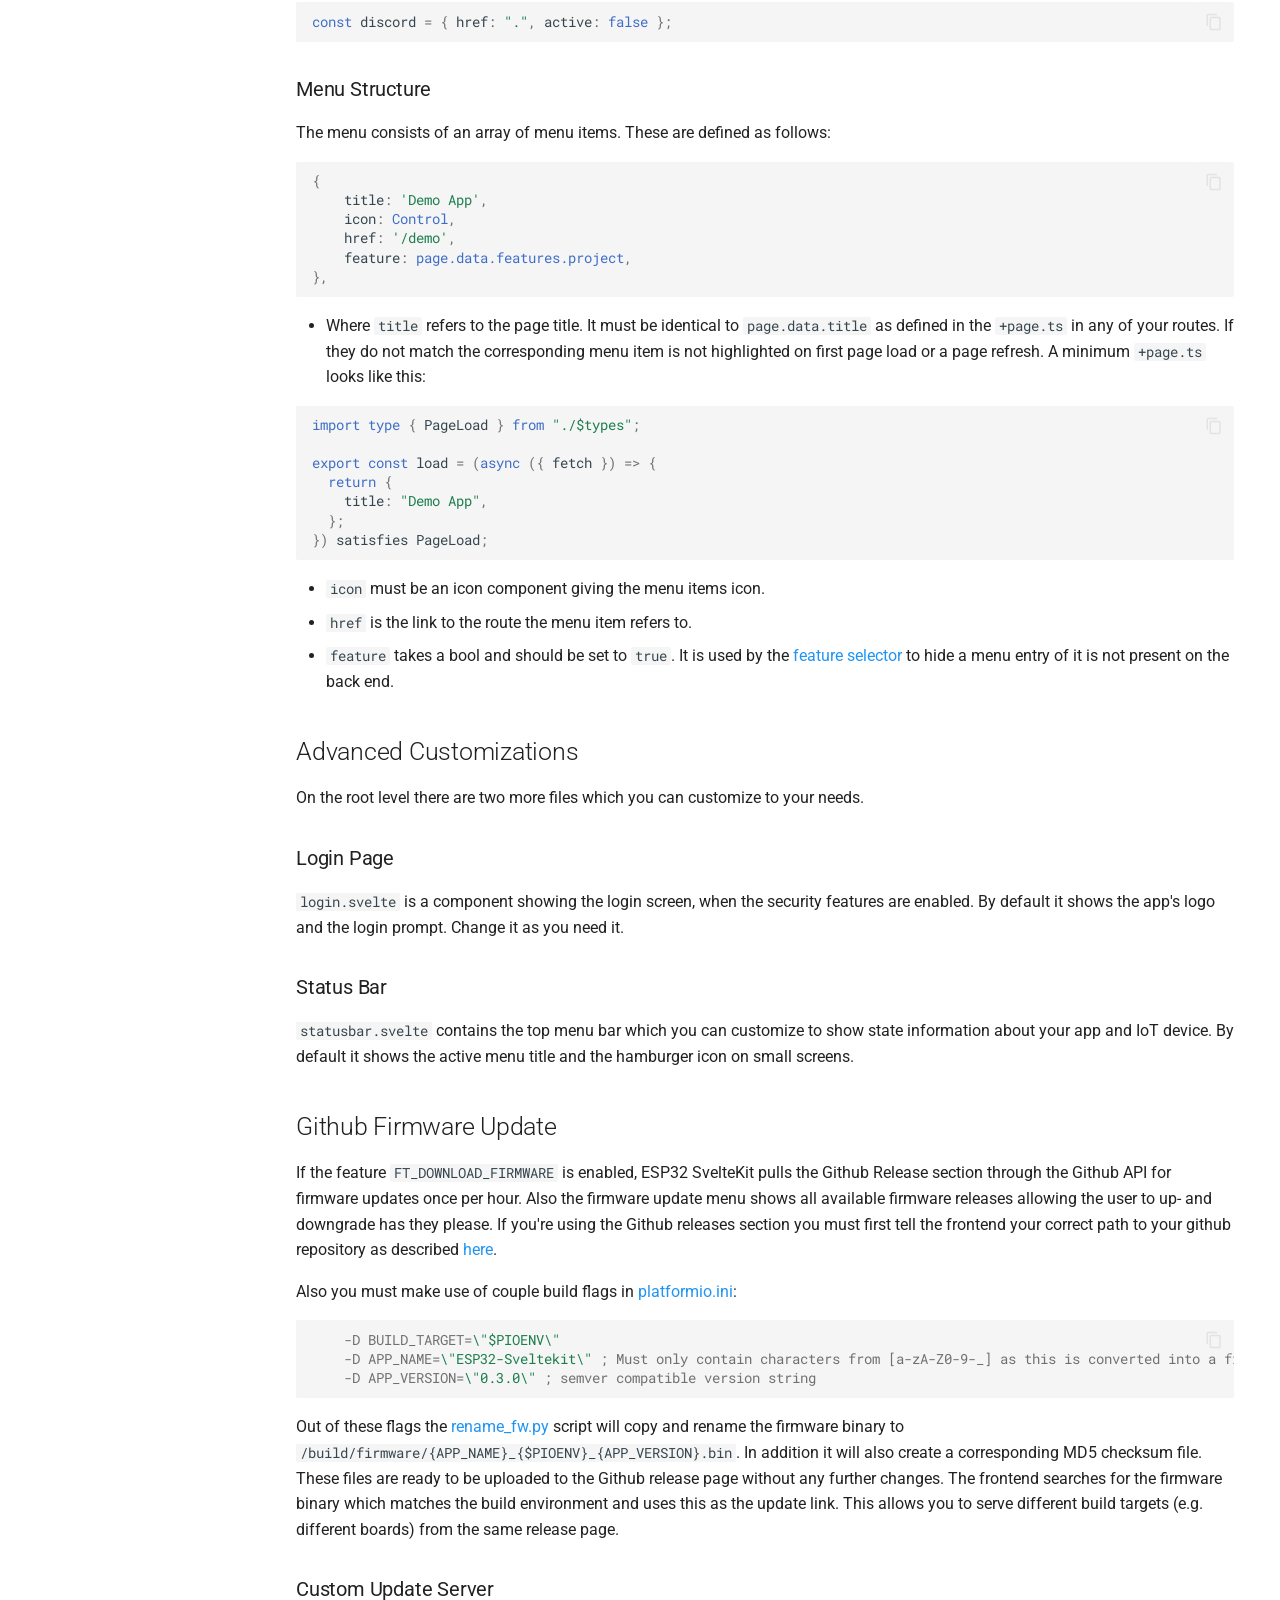
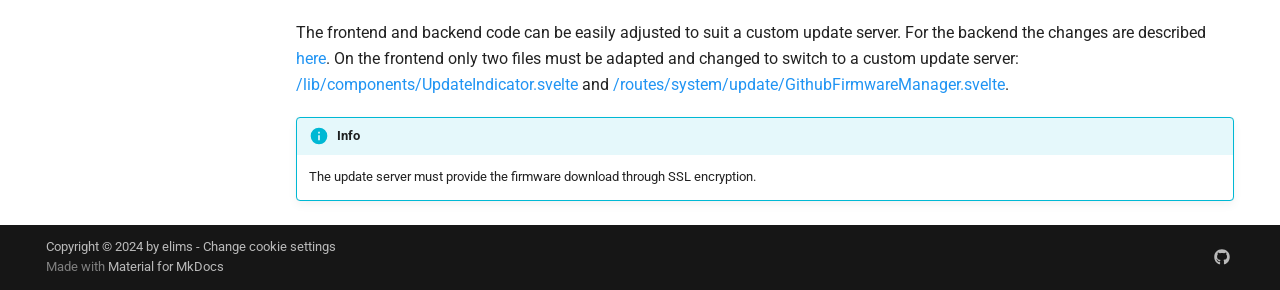
<file: structure/index.html>
<!doctype html>
<html lang="en" class="no-js">
  <head>
    
      <meta charset="utf-8">
      <meta name="viewport" content="width=device-width,initial-scale=1">
      
        <meta name="description" content="A simple, secure and extensible framework for IoT projects on ESP32 platforms with responsive Sveltekit front-end built with TailwindCSS and DaisyUI.">
      
      
        <meta name="author" content="elims">
      
      
      
        <link rel="prev" href="../sveltekit/">
      
      
        <link rel="next" href="../stores/">
      
      
        
      
      
      <link rel="icon" href="../media/favicon.png">
      <meta name="generator" content="mkdocs-1.6.1, mkdocs-material-9.8.0">
    
    
      
        <title>Customizing the Front End - ESP32 SvelteKit</title>
      
    
    
      <link rel="stylesheet" href="../assets/stylesheets/main.57a0d79d.min.css">
      
        
        <link rel="stylesheet" href="../assets/stylesheets/palette.fb2fffe2.min.css">
      
      


    
    
      
    
    
      
        
        
        <link rel="preconnect" href="https://fonts.gstatic.com" crossorigin>
        <link rel="stylesheet" href="https://fonts.googleapis.com/css?family=Roboto:300,300i,400,400i,700,700i%7CRoboto+Mono:400,400i,700,700i&display=fallback">
        <style>:root{--md-text-font:"Roboto";--md-code-font:"Roboto Mono"}</style>
      
    
    
    <script>__md_scope=new URL("..",location),__md_hash=e=>[...e].reduce(((e,_)=>(e<<5)-e+_.charCodeAt(0)),0),__md_get=(e,_=localStorage,t=__md_scope)=>JSON.parse(_.getItem(t.pathname+"."+e)),__md_set=(e,_,t=localStorage,a=__md_scope)=>{try{t.setItem(a.pathname+"."+e,JSON.stringify(_))}catch(e){}}</script>
    
      

    
    
  </head>
  
  
    
    
      
    
    
    
    
    <body dir="ltr" data-md-color-scheme="default" data-md-color-primary="blue" data-md-color-accent="blue">
  
    
    <input class="md-toggle" data-md-toggle="drawer" type="checkbox" id="__drawer" autocomplete="off">
    <input class="md-toggle" data-md-toggle="search" type="checkbox" id="__search" autocomplete="off">
    <label class="md-overlay" for="__drawer"></label>
    <div data-md-component="skip">
      
        
        <a href="#customizing-the-front-end" class="md-skip">
          Skip to content
        </a>
      
    </div>
    <div data-md-component="announce">
      
    </div>
    
    
      

  

<header class="md-header md-header--shadow md-header--lifted" data-md-component="header">
  <nav class="md-header__inner md-grid" aria-label="Header">
    <a href=".." title="ESP32 SvelteKit" class="md-header__button md-logo" aria-label="ESP32 SvelteKit" data-md-component="logo">
      
  <img src="../media/svelte-logo.png" alt="logo">

    </a>
    <label class="md-header__button md-icon" for="__drawer">
      
      <svg xmlns="http://www.w3.org/2000/svg" viewBox="0 0 24 24"><path d="M3 6h18v2H3zm0 5h18v2H3zm0 5h18v2H3z"/></svg>
    </label>
    <div class="md-header__title" data-md-component="header-title">
      <div class="md-header__ellipsis">
        <div class="md-header__topic">
          <span class="md-ellipsis">
            ESP32 SvelteKit
          </span>
        </div>
        <div class="md-header__topic" data-md-component="header-topic">
          <span class="md-ellipsis">
            
              Customizing the Front End
            
          </span>
        </div>
      </div>
    </div>
    
      
        <form class="md-header__option" data-md-component="palette">
  
    
    
    
    <input class="md-option" data-md-color-media="(prefers-color-scheme: light)" data-md-color-scheme="default" data-md-color-primary="blue" data-md-color-accent="blue"  aria-label="Switch to dark mode"  type="radio" name="__palette" id="__palette_0">
    
      <label class="md-header__button md-icon" title="Switch to dark mode" for="__palette_1" hidden>
        <svg xmlns="http://www.w3.org/2000/svg" viewBox="0 0 24 24"><path d="m17.75 4.09-2.53 1.94.91 3.06-2.63-1.81-2.63 1.81.91-3.06-2.53-1.94L12.44 4l1.06-3 1.06 3zm3.5 6.91-1.64 1.25.59 1.98-1.7-1.17-1.7 1.17.59-1.98L15.75 11l2.06-.05L18.5 9l.69 1.95zm-2.28 4.95c.83-.08 1.72 1.1 1.19 1.85-.32.45-.66.87-1.08 1.27C15.17 23 8.84 23 4.94 19.07c-3.91-3.9-3.91-10.24 0-14.14.4-.4.82-.76 1.27-1.08.75-.53 1.93.36 1.85 1.19-.27 2.86.69 5.83 2.89 8.02a9.96 9.96 0 0 0 8.02 2.89m-1.64 2.02a12.08 12.08 0 0 1-7.8-3.47c-2.17-2.19-3.33-5-3.49-7.82-2.81 3.14-2.7 7.96.31 10.98 3.02 3.01 7.84 3.12 10.98.31"/></svg>
      </label>
    
  
    
    
    
    <input class="md-option" data-md-color-media="(prefers-color-scheme: dark)" data-md-color-scheme="slate" data-md-color-primary="indigo" data-md-color-accent="indigo"  aria-label="Switch to light mode"  type="radio" name="__palette" id="__palette_1">
    
      <label class="md-header__button md-icon" title="Switch to light mode" for="__palette_0" hidden>
        <svg xmlns="http://www.w3.org/2000/svg" viewBox="0 0 24 24"><path d="M12 7a5 5 0 0 1 5 5 5 5 0 0 1-5 5 5 5 0 0 1-5-5 5 5 0 0 1 5-5m0 2a3 3 0 0 0-3 3 3 3 0 0 0 3 3 3 3 0 0 0 3-3 3 3 0 0 0-3-3m0-7 2.39 3.42C13.65 5.15 12.84 5 12 5s-1.65.15-2.39.42zM3.34 7l4.16-.35A7.2 7.2 0 0 0 5.94 8.5c-.44.74-.69 1.5-.83 2.29zm.02 10 1.76-3.77a7.131 7.131 0 0 0 2.38 4.14zM20.65 7l-1.77 3.79a7.02 7.02 0 0 0-2.38-4.15zm-.01 10-4.14.36c.59-.51 1.12-1.14 1.54-1.86.42-.73.69-1.5.83-2.29zM12 22l-2.41-3.44c.74.27 1.55.44 2.41.44.82 0 1.63-.17 2.37-.44z"/></svg>
      </label>
    
  
</form>
      
    
    
      <script>var palette=__md_get("__palette");if(palette&&palette.color){if("(prefers-color-scheme)"===palette.color.media){var media=matchMedia("(prefers-color-scheme: light)"),input=document.querySelector(media.matches?"[data-md-color-media='(prefers-color-scheme: light)']":"[data-md-color-media='(prefers-color-scheme: dark)']");palette.color.media=input.getAttribute("data-md-color-media"),palette.color.scheme=input.getAttribute("data-md-color-scheme"),palette.color.primary=input.getAttribute("data-md-color-primary"),palette.color.accent=input.getAttribute("data-md-color-accent")}for(var[key,value]of Object.entries(palette.color))document.body.setAttribute("data-md-color-"+key,value)}</script>
    
    
    
      
      
        <label class="md-header__button md-icon" for="__search">
          
          <svg xmlns="http://www.w3.org/2000/svg" viewBox="0 0 24 24"><path d="M9.5 3A6.5 6.5 0 0 1 16 9.5c0 1.61-.59 3.09-1.56 4.23l.27.27h.79l5 5-1.5 1.5-5-5v-.79l-.27-.27A6.52 6.52 0 0 1 9.5 16 6.5 6.5 0 0 1 3 9.5 6.5 6.5 0 0 1 9.5 3m0 2C7 5 5 7 5 9.5S7 14 9.5 14 14 12 14 9.5 12 5 9.5 5"/></svg>
        </label>
        <div class="md-search" data-md-component="search" role="dialog">
  <label class="md-search__overlay" for="__search"></label>
  <div class="md-search__inner" role="search">
    <form class="md-search__form" name="search">
      <input type="text" class="md-search__input" name="query" aria-label="Search" placeholder="Search" autocapitalize="off" autocorrect="off" autocomplete="off" spellcheck="false" data-md-component="search-query" required>
      <label class="md-search__icon md-icon" for="__search">
        
        <svg xmlns="http://www.w3.org/2000/svg" viewBox="0 0 24 24"><path d="M9.5 3A6.5 6.5 0 0 1 16 9.5c0 1.61-.59 3.09-1.56 4.23l.27.27h.79l5 5-1.5 1.5-5-5v-.79l-.27-.27A6.52 6.52 0 0 1 9.5 16 6.5 6.5 0 0 1 3 9.5 6.5 6.5 0 0 1 9.5 3m0 2C7 5 5 7 5 9.5S7 14 9.5 14 14 12 14 9.5 12 5 9.5 5"/></svg>
        
        <svg xmlns="http://www.w3.org/2000/svg" viewBox="0 0 24 24"><path d="M20 11v2H8l5.5 5.5-1.42 1.42L4.16 12l7.92-7.92L13.5 5.5 8 11z"/></svg>
      </label>
      <nav class="md-search__options" aria-label="Search">
        
        <button type="reset" class="md-search__icon md-icon" title="Clear" aria-label="Clear" tabindex="-1">
          
          <svg xmlns="http://www.w3.org/2000/svg" viewBox="0 0 24 24"><path d="M19 6.41 17.59 5 12 10.59 6.41 5 5 6.41 10.59 12 5 17.59 6.41 19 12 13.41 17.59 19 19 17.59 13.41 12z"/></svg>
        </button>
      </nav>
      
    </form>
    <div class="md-search__output">
      <div class="md-search__scrollwrap" tabindex="0" data-md-scrollfix>
        <div class="md-search-result" data-md-component="search-result">
          <div class="md-search-result__meta">
            Initializing search
          </div>
          <ol class="md-search-result__list" role="presentation"></ol>
        </div>
      </div>
    </div>
  </div>
</div>
      
    
    
      <div class="md-header__source">
        <a href="https://github.com/theelims/ESP32-sveltekit" title="Go to repository" class="md-source" data-md-component="source">
  <div class="md-source__icon md-icon">
    
    <svg xmlns="http://www.w3.org/2000/svg" viewBox="0 0 512 512"><!--! Font Awesome Free 7.1.0 by @fontawesome - https://fontawesome.com License - https://fontawesome.com/license/free (Icons: CC BY 4.0, Fonts: SIL OFL 1.1, Code: MIT License) Copyright 2025 Fonticons, Inc.--><path d="M173.9 397.4c0 2-2.3 3.6-5.2 3.6-3.3.3-5.6-1.3-5.6-3.6 0-2 2.3-3.6 5.2-3.6 3-.3 5.6 1.3 5.6 3.6m-31.1-4.5c-.7 2 1.3 4.3 4.3 4.9 2.6 1 5.6 0 6.2-2s-1.3-4.3-4.3-5.2c-2.6-.7-5.5.3-6.2 2.3m44.2-1.7c-2.9.7-4.9 2.6-4.6 4.9.3 2 2.9 3.3 5.9 2.6 2.9-.7 4.9-2.6 4.6-4.6-.3-1.9-3-3.2-5.9-2.9M252.8 8C114.1 8 8 113.3 8 252c0 110.9 69.8 205.8 169.5 239.2 12.8 2.3 17.3-5.6 17.3-12.1 0-6.2-.3-40.4-.3-61.4 0 0-70 15-84.7-29.8 0 0-11.4-29.1-27.8-36.6 0 0-22.9-15.7 1.6-15.4 0 0 24.9 2 38.6 25.8 21.9 38.6 58.6 27.5 72.9 20.9 2.3-16 8.8-27.1 16-33.7-55.9-6.2-112.3-14.3-112.3-110.5 0-27.5 7.6-41.3 23.6-58.9-2.6-6.5-11.1-33.3 2.6-67.9 20.9-6.5 69 27 69 27 20-5.6 41.5-8.5 62.8-8.5s42.8 2.9 62.8 8.5c0 0 48.1-33.6 69-27 13.7 34.7 5.2 61.4 2.6 67.9 16 17.7 25.8 31.5 25.8 58.9 0 96.5-58.9 104.2-114.8 110.5 9.2 7.9 17 22.9 17 46.4 0 33.7-.3 75.4-.3 83.6 0 6.5 4.6 14.4 17.3 12.1C436.2 457.8 504 362.9 504 252 504 113.3 391.5 8 252.8 8M105.2 352.9c-1.3 1-1 3.3.7 5.2 1.6 1.6 3.9 2.3 5.2 1 1.3-1 1-3.3-.7-5.2-1.6-1.6-3.9-2.3-5.2-1m-10.8-8.1c-.7 1.3.3 2.9 2.3 3.9 1.6 1 3.6.7 4.3-.7.7-1.3-.3-2.9-2.3-3.9-2-.6-3.6-.3-4.3.7m32.4 35.6c-1.6 1.3-1 4.3 1.3 6.2 2.3 2.3 5.2 2.6 6.5 1 1.3-1.3.7-4.3-1.3-6.2-2.2-2.3-5.2-2.6-6.5-1m-11.4-14.7c-1.6 1-1.6 3.6 0 5.9s4.3 3.3 5.6 2.3c1.6-1.3 1.6-3.9 0-6.2-1.4-2.3-4-3.3-5.6-2"/></svg>
  </div>
  <div class="md-source__repository">
    theelims/ESP32-sveltekit
  </div>
</a>
      </div>
    
  </nav>
  
    
      
<nav class="md-tabs" aria-label="Tabs" data-md-component="tabs">
  <div class="md-grid">
    <ul class="md-tabs__list">
      
        
  
  
  
  
    <li class="md-tabs__item">
      <a href=".." class="md-tabs__link">
        
  
  
    
  
  Home

      </a>
    </li>
  

      
        
  
  
  
  
    
    
      <li class="md-tabs__item">
        <a href="../gettingstarted/" class="md-tabs__link">
          
  
  
  Build Tools

        </a>
      </li>
    
  

      
        
  
  
  
    
  
  
    
    
      <li class="md-tabs__item md-tabs__item--active">
        <a href="../sveltekit/" class="md-tabs__link">
          
  
  
  Front End

        </a>
      </li>
    
  

      
        
  
  
  
  
    
    
      <li class="md-tabs__item">
        <a href="../statefulservice/" class="md-tabs__link">
          
  
  
  Back End

        </a>
      </li>
    
  

      
    </ul>
  </div>
</nav>
    
  
</header>
    
    <div class="md-container" data-md-component="container">
      
      
        
      
      <main class="md-main" data-md-component="main">
        <div class="md-main__inner md-grid">
          
            
              
              <div class="md-sidebar md-sidebar--primary" data-md-component="sidebar" data-md-type="navigation" >
                <div class="md-sidebar__scrollwrap">
                  <div class="md-sidebar__inner">
                    


  


  

<nav class="md-nav md-nav--primary md-nav--lifted md-nav--integrated" aria-label="Navigation" data-md-level="0">
  <label class="md-nav__title" for="__drawer">
    <a href=".." title="ESP32 SvelteKit" class="md-nav__button md-logo" aria-label="ESP32 SvelteKit" data-md-component="logo">
      
  <img src="../media/svelte-logo.png" alt="logo">

    </a>
    ESP32 SvelteKit
  </label>
  
    <div class="md-nav__source">
      <a href="https://github.com/theelims/ESP32-sveltekit" title="Go to repository" class="md-source" data-md-component="source">
  <div class="md-source__icon md-icon">
    
    <svg xmlns="http://www.w3.org/2000/svg" viewBox="0 0 512 512"><!--! Font Awesome Free 7.1.0 by @fontawesome - https://fontawesome.com License - https://fontawesome.com/license/free (Icons: CC BY 4.0, Fonts: SIL OFL 1.1, Code: MIT License) Copyright 2025 Fonticons, Inc.--><path d="M173.9 397.4c0 2-2.3 3.6-5.2 3.6-3.3.3-5.6-1.3-5.6-3.6 0-2 2.3-3.6 5.2-3.6 3-.3 5.6 1.3 5.6 3.6m-31.1-4.5c-.7 2 1.3 4.3 4.3 4.9 2.6 1 5.6 0 6.2-2s-1.3-4.3-4.3-5.2c-2.6-.7-5.5.3-6.2 2.3m44.2-1.7c-2.9.7-4.9 2.6-4.6 4.9.3 2 2.9 3.3 5.9 2.6 2.9-.7 4.9-2.6 4.6-4.6-.3-1.9-3-3.2-5.9-2.9M252.8 8C114.1 8 8 113.3 8 252c0 110.9 69.8 205.8 169.5 239.2 12.8 2.3 17.3-5.6 17.3-12.1 0-6.2-.3-40.4-.3-61.4 0 0-70 15-84.7-29.8 0 0-11.4-29.1-27.8-36.6 0 0-22.9-15.7 1.6-15.4 0 0 24.9 2 38.6 25.8 21.9 38.6 58.6 27.5 72.9 20.9 2.3-16 8.8-27.1 16-33.7-55.9-6.2-112.3-14.3-112.3-110.5 0-27.5 7.6-41.3 23.6-58.9-2.6-6.5-11.1-33.3 2.6-67.9 20.9-6.5 69 27 69 27 20-5.6 41.5-8.5 62.8-8.5s42.8 2.9 62.8 8.5c0 0 48.1-33.6 69-27 13.7 34.7 5.2 61.4 2.6 67.9 16 17.7 25.8 31.5 25.8 58.9 0 96.5-58.9 104.2-114.8 110.5 9.2 7.9 17 22.9 17 46.4 0 33.7-.3 75.4-.3 83.6 0 6.5 4.6 14.4 17.3 12.1C436.2 457.8 504 362.9 504 252 504 113.3 391.5 8 252.8 8M105.2 352.9c-1.3 1-1 3.3.7 5.2 1.6 1.6 3.9 2.3 5.2 1 1.3-1 1-3.3-.7-5.2-1.6-1.6-3.9-2.3-5.2-1m-10.8-8.1c-.7 1.3.3 2.9 2.3 3.9 1.6 1 3.6.7 4.3-.7.7-1.3-.3-2.9-2.3-3.9-2-.6-3.6-.3-4.3.7m32.4 35.6c-1.6 1.3-1 4.3 1.3 6.2 2.3 2.3 5.2 2.6 6.5 1 1.3-1.3.7-4.3-1.3-6.2-2.2-2.3-5.2-2.6-6.5-1m-11.4-14.7c-1.6 1-1.6 3.6 0 5.9s4.3 3.3 5.6 2.3c1.6-1.3 1.6-3.9 0-6.2-1.4-2.3-4-3.3-5.6-2"/></svg>
  </div>
  <div class="md-source__repository">
    theelims/ESP32-sveltekit
  </div>
</a>
    </div>
  
  <ul class="md-nav__list" data-md-scrollfix>
    
      
      
  
  
  
  
    <li class="md-nav__item">
      <a href=".." class="md-nav__link">
        
  
  
  <span class="md-ellipsis">
    
  
    Home
  

    
  </span>
  
  

      </a>
    </li>
  

    
      
      
  
  
  
  
    
    
    
    
      
      
        
      
    
    
    <li class="md-nav__item md-nav__item--nested">
      
        
        
          
        
        <input class="md-nav__toggle md-toggle md-toggle--indeterminate" type="checkbox" id="__nav_2" >
        
          
          <label class="md-nav__link" for="__nav_2" id="__nav_2_label" tabindex="0">
            
  
  
  <span class="md-ellipsis">
    
  
    Build Tools
  

    
  </span>
  
  

            <span class="md-nav__icon md-icon"></span>
          </label>
        
        <nav class="md-nav" data-md-level="1" aria-labelledby="__nav_2_label" aria-expanded="false">
          <label class="md-nav__title" for="__nav_2">
            <span class="md-nav__icon md-icon"></span>
            
  
    Build Tools
  

          </label>
          <ul class="md-nav__list" data-md-scrollfix>
            
              
                
  
  
  
  
    <li class="md-nav__item">
      <a href="../gettingstarted/" class="md-nav__link">
        
  
  
  <span class="md-ellipsis">
    
  
    Getting Started
  

    
  </span>
  
  

      </a>
    </li>
  

              
            
              
                
  
  
  
  
    <li class="md-nav__item">
      <a href="../buildprocess/" class="md-nav__link">
        
  
  
  <span class="md-ellipsis">
    
  
    Build Process
  

    
  </span>
  
  

      </a>
    </li>
  

              
            
          </ul>
        </nav>
      
    </li>
  

    
      
      
  
  
    
  
  
  
    
    
    
    
      
        
        
      
      
        
      
    
    
    <li class="md-nav__item md-nav__item--active md-nav__item--section md-nav__item--nested">
      
        
        
        <input class="md-nav__toggle md-toggle " type="checkbox" id="__nav_3" checked>
        
          
          <label class="md-nav__link" for="__nav_3" id="__nav_3_label" tabindex="">
            
  
  
  <span class="md-ellipsis">
    
  
    Front End
  

    
  </span>
  
  

            <span class="md-nav__icon md-icon"></span>
          </label>
        
        <nav class="md-nav" data-md-level="1" aria-labelledby="__nav_3_label" aria-expanded="true">
          <label class="md-nav__title" for="__nav_3">
            <span class="md-nav__icon md-icon"></span>
            
  
    Front End
  

          </label>
          <ul class="md-nav__list" data-md-scrollfix>
            
              
                
  
  
  
  
    <li class="md-nav__item">
      <a href="../sveltekit/" class="md-nav__link">
        
  
  
  <span class="md-ellipsis">
    
  
    Getting Started with SvelteKit
  

    
  </span>
  
  

      </a>
    </li>
  

              
            
              
                
  
  
    
  
  
  
    <li class="md-nav__item md-nav__item--active">
      
      <input class="md-nav__toggle md-toggle" type="checkbox" id="__toc">
      
      
        
      
      
        <label class="md-nav__link md-nav__link--active" for="__toc">
          
  
  
  <span class="md-ellipsis">
    
  
    Customizing the Front End
  

    
  </span>
  
  

          <span class="md-nav__icon md-icon"></span>
        </label>
      
      <a href="./" class="md-nav__link md-nav__link--active">
        
  
  
  <span class="md-ellipsis">
    
  
    Customizing the Front End
  

    
  </span>
  
  

      </a>
      
        

<nav class="md-nav md-nav--secondary" aria-label="Table of contents">
  
  
  
    
  
  
    <label class="md-nav__title" for="__toc">
      <span class="md-nav__icon md-icon"></span>
      Table of contents
    </label>
    <ul class="md-nav__list" data-md-component="toc" data-md-scrollfix>
      
        <li class="md-nav__item">
  <a href="#features" class="md-nav__link">
    <span class="md-ellipsis">
      
        Features
      
    </span>
  </a>
  
</li>
      
        <li class="md-nav__item">
  <a href="#delete-demo-project" class="md-nav__link">
    <span class="md-ellipsis">
      
        Delete demo/ Project
      
    </span>
  </a>
  
</li>
      
        <li class="md-nav__item">
  <a href="#create-your-root-pagesvelte" class="md-nav__link">
    <span class="md-ellipsis">
      
        Create your root +page.svelte
      
    </span>
  </a>
  
</li>
      
        <li class="md-nav__item">
  <a href="#customize-the-main-menu" class="md-nav__link">
    <span class="md-ellipsis">
      
        Customize the Main Menu
      
    </span>
  </a>
  
    <nav class="md-nav" aria-label="Customize the Main Menu">
      <ul class="md-nav__list">
        
          <li class="md-nav__item">
  <a href="#menu-footer" class="md-nav__link">
    <span class="md-ellipsis">
      
        Menu Footer
      
    </span>
  </a>
  
</li>
        
          <li class="md-nav__item">
  <a href="#menu-structure" class="md-nav__link">
    <span class="md-ellipsis">
      
        Menu Structure
      
    </span>
  </a>
  
</li>
        
      </ul>
    </nav>
  
</li>
      
        <li class="md-nav__item">
  <a href="#advanced-customizations" class="md-nav__link">
    <span class="md-ellipsis">
      
        Advanced Customizations
      
    </span>
  </a>
  
    <nav class="md-nav" aria-label="Advanced Customizations">
      <ul class="md-nav__list">
        
          <li class="md-nav__item">
  <a href="#login-page" class="md-nav__link">
    <span class="md-ellipsis">
      
        Login Page
      
    </span>
  </a>
  
</li>
        
          <li class="md-nav__item">
  <a href="#status-bar" class="md-nav__link">
    <span class="md-ellipsis">
      
        Status Bar
      
    </span>
  </a>
  
</li>
        
      </ul>
    </nav>
  
</li>
      
        <li class="md-nav__item">
  <a href="#github-firmware-update" class="md-nav__link">
    <span class="md-ellipsis">
      
        Github Firmware Update
      
    </span>
  </a>
  
    <nav class="md-nav" aria-label="Github Firmware Update">
      <ul class="md-nav__list">
        
          <li class="md-nav__item">
  <a href="#custom-update-server" class="md-nav__link">
    <span class="md-ellipsis">
      
        Custom Update Server
      
    </span>
  </a>
  
</li>
        
      </ul>
    </nav>
  
</li>
      
    </ul>
  
</nav>
      
    </li>
  

              
            
              
                
  
  
  
  
    <li class="md-nav__item">
      <a href="../stores/" class="md-nav__link">
        
  
  
  <span class="md-ellipsis">
    
  
    Stores
  

    
  </span>
  
  

      </a>
    </li>
  

              
            
              
                
  
  
  
  
    <li class="md-nav__item">
      <a href="../components/" class="md-nav__link">
        
  
  
  <span class="md-ellipsis">
    
  
    Components
  

    
  </span>
  
  

      </a>
    </li>
  

              
            
          </ul>
        </nav>
      
    </li>
  

    
      
      
  
  
  
  
    
    
    
    
      
      
        
      
    
    
    <li class="md-nav__item md-nav__item--nested">
      
        
        
          
        
        <input class="md-nav__toggle md-toggle md-toggle--indeterminate" type="checkbox" id="__nav_4" >
        
          
          <label class="md-nav__link" for="__nav_4" id="__nav_4_label" tabindex="0">
            
  
  
  <span class="md-ellipsis">
    
  
    Back End
  

    
  </span>
  
  

            <span class="md-nav__icon md-icon"></span>
          </label>
        
        <nav class="md-nav" data-md-level="1" aria-labelledby="__nav_4_label" aria-expanded="false">
          <label class="md-nav__title" for="__nav_4">
            <span class="md-nav__icon md-icon"></span>
            
  
    Back End
  

          </label>
          <ul class="md-nav__list" data-md-scrollfix>
            
              
                
  
  
  
  
    <li class="md-nav__item">
      <a href="../statefulservice/" class="md-nav__link">
        
  
  
  <span class="md-ellipsis">
    
  
    Developing with the Framework
  

    
  </span>
  
  

      </a>
    </li>
  

              
            
              
                
  
  
  
  
    <li class="md-nav__item">
      <a href="../restfulapi/" class="md-nav__link">
        
  
  
  <span class="md-ellipsis">
    
  
    RESTful API
  

    
  </span>
  
  

      </a>
    </li>
  

              
            
          </ul>
        </nav>
      
    </li>
  

    
  </ul>
</nav>
                  </div>
                </div>
              </div>
            
            
          
          
            <div class="md-content" data-md-component="content">
              
              <article class="md-content__inner md-typeset">
                
                  


  
  


<h1 id="customizing-the-front-end">Customizing the Front End</h1>
<p>The actual code for the front end is located under <a href="https://github.com/theelims/ESP32-sveltekit/tree/main/interface/src">interface/src/</a> and divided into the "routes" folder and a "lib" folder for assets, stores and components.</p>
<table>
<thead>
<tr>
<th>Resource</th>
<th>Description</th>
</tr>
</thead>
<tbody>
<tr>
<td><a href="https://github.com/theelims/ESP32-sveltekit/tree/main/interface/src/routes/">routes/</a></td>
<td>Root of the routing system</td>
</tr>
<tr>
<td><a href="https://github.com/theelims/ESP32-sveltekit/blob/main/interface/src/routes/connections">routes/connections/</a></td>
<td>Setting and status pages for MQTT, NTP, etc.</td>
</tr>
<tr>
<td><a href="https://github.com/theelims/ESP32-sveltekit/blob/main/interface/src/routes/demo/">routes/demo/</a></td>
<td>The lightstate demo</td>
</tr>
<tr>
<td><a href="https://github.com/theelims/ESP32-sveltekit/blob/main/interface/src/routes/system/">routes/system/</a></td>
<td>Status page for ESP32 and OTA settings</td>
</tr>
<tr>
<td><a href="https://github.com/theelims/ESP32-sveltekit/blob/main/interface/src/routes/user/">routes/user/</a></td>
<td>Edit and add users and change passwords</td>
</tr>
<tr>
<td><a href="https://github.com/theelims/ESP32-sveltekit/blob/main/interface/src/routes/wifi/">routes/wifi/</a></td>
<td>Status and settings for WiFi station and AP</td>
</tr>
<tr>
<td><a href="https://github.com/theelims/ESP32-sveltekit/blob/main/interface/src/lib/">lib/</a></td>
<td>Library folder for stores, components and assets</td>
</tr>
<tr>
<td><a href="https://github.com/theelims/ESP32-sveltekit/blob/main/interface/src/lib/assets/">lib/assets/</a></td>
<td>Assets like pictures</td>
</tr>
<tr>
<td><a href="https://github.com/theelims/ESP32-sveltekit/blob/main/interface/src/lib/components/">lib/components/</a></td>
<td>Reusable components like modals, password input or collapsible</td>
</tr>
<tr>
<td><a href="https://github.com/theelims/ESP32-sveltekit/blob/main/interface/src/lib/stores/">lib/stores</a></td>
<td>Svelte stores for common access to data</td>
</tr>
</tbody>
</table>
<h2 id="features">Features</h2>
<p>The back end provides a JSON which features of the back end are enabled by the <a href="../buildprocess/#selecting-features">feature selection</a>. It is fetched with the page load and made available in the <code>pages</code>-store and can be accessed on any site with <code>page.data.features</code>. It is used to hide any disabled setting element.</p>
<h2 id="delete-demo-project">Delete <code>demo/</code> Project</h2>
<p>The light state demo project is included by default to demonstrate the use of the backend and front end. It demonstrates the use of the MQTT-API, websocket API and REST API to switch on the build in LED of the board. <a href="https://github.com/theelims/ESP32-sveltekit/blob/main/interface/src/routes/connections/mqtt/MQTTConfig.svelte">routes/connections/mqtt/MQTTConfig.svelte</a> is also part of the 'demo/' Project. You can reuse this to set your own MQTT topics, or delete it. Do not forget to adjust <code>+page.svelte</code> as well. Use it as an example how to create your own custom API and access it from the front end. It can be deleted safely after it has been <a href="#adapt-the-menu">removed from the menu</a> as well.</p>
<h2 id="create-your-root-pagesvelte">Create your root <code>+page.svelte</code></h2>
<p>The root page of the front end is located under <a href="https://github.com/theelims/ESP32-sveltekit/tree/main/interface/src/routes/+page.svelte">routes/+page.svelte</a>. This should be the central place of your app and can be accessed at any time by pressing the logo and app name in the side menu. Just override it to suit your needs.</p>
<h2 id="customize-the-main-menu">Customize the Main Menu</h2>
<p>The main menu is located in <a href="https://github.com/theelims/ESP32-sveltekit/tree/main/interface/src/routes/menu.svelte">routes/menu.svelte</a> as a svelte component and defines the main menu including a menu footer.</p>
<h3 id="menu-footer">Menu Footer</h3>
<p>The main menu comes with a small footer to add your copyright notice plus links to github and your discord server where users can find help. The <code>active</code>-flag is used to disable an element in the UI. Most of these global parameters are set in the <a href="https://github.com/theelims/ESP32-sveltekit/tree/main/interface/src/routes/+layout.ts">routes/+layout.ts</a>.</p>
<div class="highlight"><pre><span></span><code><span class="kd">const</span><span class="w"> </span><span class="nx">discord</span><span class="w"> </span><span class="o">=</span><span class="w"> </span><span class="p">{</span><span class="w"> </span><span class="nx">href</span><span class="o">:</span><span class="w"> </span><span class="s2">"."</span><span class="p">,</span><span class="w"> </span><span class="nx">active</span><span class="o">:</span><span class="w"> </span><span class="kt">false</span><span class="w"> </span><span class="p">};</span>
</code></pre></div>
<h3 id="menu-structure">Menu Structure</h3>
<p>The menu consists of an array of menu items. These are defined as follows:</p>
<div class="highlight"><pre><span></span><code><span class="p">{</span>
<span class="w">    </span><span class="nx">title</span><span class="o">:</span><span class="w"> </span><span class="s1">'Demo App'</span><span class="p">,</span>
<span class="w">    </span><span class="nx">icon</span><span class="o">:</span><span class="w"> </span><span class="kt">Control</span><span class="p">,</span>
<span class="w">    </span><span class="nx">href</span><span class="o">:</span><span class="w"> </span><span class="s1">'/demo'</span><span class="p">,</span>
<span class="w">    </span><span class="nx">feature</span><span class="o">:</span><span class="w"> </span><span class="kt">page.data.features.project</span><span class="p">,</span>
<span class="p">},</span>
</code></pre></div>
<ul>
<li>Where <code>title</code> refers to the page title. It must be identical to <code>page.data.title</code> as defined in the <code>+page.ts</code> in any of your routes. If they do not match the corresponding menu item is not highlighted on first page load or a page refresh. A minimum <code>+page.ts</code> looks like this:</li>
</ul>
<div class="highlight"><pre><span></span><code><span class="k">import</span><span class="w"> </span><span class="kr">type</span><span class="w"> </span><span class="p">{</span><span class="w"> </span><span class="nx">PageLoad</span><span class="w"> </span><span class="p">}</span><span class="w"> </span><span class="kr">from</span><span class="w"> </span><span class="s2">"./$types"</span><span class="p">;</span>

<span class="k">export</span><span class="w"> </span><span class="kd">const</span><span class="w"> </span><span class="nx">load</span><span class="w"> </span><span class="o">=</span><span class="w"> </span><span class="p">(</span><span class="k">async</span><span class="w"> </span><span class="p">({</span><span class="w"> </span><span class="nx">fetch</span><span class="w"> </span><span class="p">})</span><span class="w"> </span><span class="p">=&gt;</span><span class="w"> </span><span class="p">{</span>
<span class="w">  </span><span class="k">return</span><span class="w"> </span><span class="p">{</span>
<span class="w">    </span><span class="nx">title</span><span class="o">:</span><span class="w"> </span><span class="s2">"Demo App"</span><span class="p">,</span>
<span class="w">  </span><span class="p">};</span>
<span class="p">})</span><span class="w"> </span><span class="nx">satisfies</span><span class="w"> </span><span class="nx">PageLoad</span><span class="p">;</span>
</code></pre></div>
<ul>
<li><code>icon</code> must be an icon component giving the menu items icon.</li>
<li><code>href</code> is the link to the route the menu item refers to.</li>
<li><code>feature</code> takes a bool and should be set to <code>true</code>. It is used by the <a href="#features">feature selector</a> to hide a menu entry of it is not present on the back end.</li>
</ul>
<h2 id="advanced-customizations">Advanced Customizations</h2>
<p>On the root level there are two more files which you can customize to your needs.</p>
<h3 id="login-page">Login Page</h3>
<p><code>login.svelte</code> is a component showing the login screen, when the security features are enabled. By default it shows the app's logo and the login prompt. Change it as you need it.</p>
<h3 id="status-bar">Status Bar</h3>
<p><code>statusbar.svelte</code> contains the top menu bar which you can customize to show state information about your app and IoT device. By default it shows the active menu title and the hamburger icon on small screens.</p>
<h2 id="github-firmware-update">Github Firmware Update</h2>
<p>If the feature <code>FT_DOWNLOAD_FIRMWARE</code> is enabled, ESP32 SvelteKit pulls the Github Release section through the Github API for firmware updates once per hour. Also the firmware update menu shows all available firmware releases allowing the user to up- and downgrade has they please. If you're using the Github releases section you must first tell the frontend your correct path to your github repository as described <a href="../sveltekit/#changing-the-app-name">here</a>.</p>
<p>Also you must make use of couple build flags in <a href="https://github.com/theelims/ESP32-sveltekit/blob/main/platformio.ini">platformio.ini</a>:</p>
<div class="highlight"><pre><span></span><code><span class="w">    </span><span class="na">-D BUILD_TARGET</span><span class="o">=</span><span class="s">\"$PIOENV\"</span>
<span class="w">    </span><span class="na">-D APP_NAME</span><span class="o">=</span><span class="s">\"ESP32-Sveltekit\"</span><span class="w"> </span><span class="c1">; Must only contain characters from [a-zA-Z0-9-_] as this is converted into a filename</span>
<span class="w">    </span><span class="na">-D APP_VERSION</span><span class="o">=</span><span class="s">\"0.3.0\"</span><span class="w"> </span><span class="c1">; semver compatible version string</span>
</code></pre></div>
<p>Out of these flags the <a href="https://github.com/theelims/ESP32-sveltekit/blob/main/scripts/rename_fw.py">rename_fw.py</a> script will copy and rename the firmware binary to <code>/build/firmware/{APP_NAME}_{$PIOENV}_{APP_VERSION}.bin</code>. In addition it will also create a corresponding MD5 checksum file. These files are ready to be uploaded to the Github release page without any further changes. The frontend searches for the firmware binary which matches the build environment and uses this as the update link. This allows you to serve different build targets (e.g. different boards) from the same release page.</p>
<h3 id="custom-update-server">Custom Update Server</h3>
<p>The frontend and backend code can be easily adjusted to suit a custom update server. For the backend the changes are described <a href="../statefulservice/#custom-update-server">here</a>. On the frontend only two files must be adapted and changed to switch to a custom update server: <a href="https://github.com/theelims/ESP32-sveltekit/blob/main/interface/src/lib/components/UpdateIndicator.svelte">/lib/components/UpdateIndicator.svelte</a> and <a href="https://github.com/theelims/ESP32-sveltekit/blob/main/interface/src/routes/system/update/GithubFirmwareManager.svelte">/routes/system/update/GithubFirmwareManager.svelte</a>.</p>
<div class="admonition info">
<p class="admonition-title">Info</p>
<p>The update server must provide the firmware download through SSL encryption.</p>
</div>












                
              </article>
            </div>
          
          
<script>var target=document.getElementById(location.hash.slice(1));target&&target.name&&(target.checked=target.name.startsWith("__tabbed_"))</script>
        </div>
        
          <button type="button" class="md-top md-icon" data-md-component="top" hidden>
  
  <svg xmlns="http://www.w3.org/2000/svg" viewBox="0 0 24 24"><path d="M13 20h-2V8l-5.5 5.5-1.42-1.42L12 4.16l7.92 7.92-1.42 1.42L13 8z"/></svg>
  Back to top
</button>
        
      </main>
      
        <footer class="md-footer">
  
  <div class="md-footer-meta md-typeset">
    <div class="md-footer-meta__inner md-grid">
      <div class="md-copyright">
  
    <div class="md-copyright__highlight">
      Copyright &copy; 2024 by <a href="https://github.com/theelims"  target="_blank" rel="noopener">elims</a> -
<a href="#__consent">Change cookie settings</a>

    </div>
  
  
    Made with
    <a href="https://squidfunk.github.io/mkdocs-material/" target="_blank" rel="noopener">
      Material for MkDocs
    </a>
  
</div>
      
        
<div class="md-social">
  
    
    
    
    
      
      
    
    <a href="https://github.com/theelims/" target="_blank" rel="noopener" title="github.com" class="md-social__link">
      <svg xmlns="http://www.w3.org/2000/svg" viewBox="0 0 512 512"><!--! Font Awesome Free 7.1.0 by @fontawesome - https://fontawesome.com License - https://fontawesome.com/license/free (Icons: CC BY 4.0, Fonts: SIL OFL 1.1, Code: MIT License) Copyright 2025 Fonticons, Inc.--><path d="M173.9 397.4c0 2-2.3 3.6-5.2 3.6-3.3.3-5.6-1.3-5.6-3.6 0-2 2.3-3.6 5.2-3.6 3-.3 5.6 1.3 5.6 3.6m-31.1-4.5c-.7 2 1.3 4.3 4.3 4.9 2.6 1 5.6 0 6.2-2s-1.3-4.3-4.3-5.2c-2.6-.7-5.5.3-6.2 2.3m44.2-1.7c-2.9.7-4.9 2.6-4.6 4.9.3 2 2.9 3.3 5.9 2.6 2.9-.7 4.9-2.6 4.6-4.6-.3-1.9-3-3.2-5.9-2.9M252.8 8C114.1 8 8 113.3 8 252c0 110.9 69.8 205.8 169.5 239.2 12.8 2.3 17.3-5.6 17.3-12.1 0-6.2-.3-40.4-.3-61.4 0 0-70 15-84.7-29.8 0 0-11.4-29.1-27.8-36.6 0 0-22.9-15.7 1.6-15.4 0 0 24.9 2 38.6 25.8 21.9 38.6 58.6 27.5 72.9 20.9 2.3-16 8.8-27.1 16-33.7-55.9-6.2-112.3-14.3-112.3-110.5 0-27.5 7.6-41.3 23.6-58.9-2.6-6.5-11.1-33.3 2.6-67.9 20.9-6.5 69 27 69 27 20-5.6 41.5-8.5 62.8-8.5s42.8 2.9 62.8 8.5c0 0 48.1-33.6 69-27 13.7 34.7 5.2 61.4 2.6 67.9 16 17.7 25.8 31.5 25.8 58.9 0 96.5-58.9 104.2-114.8 110.5 9.2 7.9 17 22.9 17 46.4 0 33.7-.3 75.4-.3 83.6 0 6.5 4.6 14.4 17.3 12.1C436.2 457.8 504 362.9 504 252 504 113.3 391.5 8 252.8 8M105.2 352.9c-1.3 1-1 3.3.7 5.2 1.6 1.6 3.9 2.3 5.2 1 1.3-1 1-3.3-.7-5.2-1.6-1.6-3.9-2.3-5.2-1m-10.8-8.1c-.7 1.3.3 2.9 2.3 3.9 1.6 1 3.6.7 4.3-.7.7-1.3-.3-2.9-2.3-3.9-2-.6-3.6-.3-4.3.7m32.4 35.6c-1.6 1.3-1 4.3 1.3 6.2 2.3 2.3 5.2 2.6 6.5 1 1.3-1.3.7-4.3-1.3-6.2-2.2-2.3-5.2-2.6-6.5-1m-11.4-14.7c-1.6 1-1.6 3.6 0 5.9s4.3 3.3 5.6 2.3c1.6-1.3 1.6-3.9 0-6.2-1.4-2.3-4-3.3-5.6-2"/></svg>
    </a>
  
</div>
      
    </div>
  </div>
</footer>
      
    </div>
    <div class="md-dialog" data-md-component="dialog">
      <div class="md-dialog__inner md-typeset"></div>
    </div>
    
    
      <div class="md-consent" data-md-component="consent" id="__consent" hidden>
        <div class="md-consent__overlay"></div>
        <aside class="md-consent__inner">
          <form class="md-consent__form md-grid md-typeset" name="consent">
            



  

<h4>Cookie consent</h4>
<p>We use cookies to recognize your repeated visits and preferences, as well as to measure the effectiveness of our documentation and whether users find what they're searching for. With your consent, you're helping us to make our documentation better.</p>
<input class="md-toggle" type="checkbox" id="__settings" checked>
<div class="md-consent__settings">
  <ul class="task-list">
    
    
      
    
    
      
        
  
  
    
    
  
  <li class="task-list-item">
    <label class="task-list-control">
      <input type="checkbox" name="github" checked>
      <span class="task-list-indicator"></span>
      GitHub
    </label>
  </li>

      
    
    
  </ul>
</div>
<div class="md-consent__controls">
  
    
      <button class="md-button md-button--primary">Accept</button>
    
    
    
  
    
    
      <button type="reset" class="md-button md-button--primary">Reject</button>
    
    
  
</div>
          </form>
        </aside>
      </div>
      <script>var consent=__md_get("__consent");if(consent)for(var input of document.forms.consent.elements)input.name&&(input.checked=consent[input.name]||!1);else"file:"!==location.protocol&&setTimeout((function(){document.querySelector("[data-md-component=consent]").hidden=!1}),250);var form=document.forms.consent;for(var action of["submit","reset"])form.addEventListener(action,(function(e){if(e.preventDefault(),"reset"===e.type)for(var n of document.forms.consent.elements)n.name&&(n.checked=!1);__md_set("__consent",Object.fromEntries(Array.from(new FormData(form).keys()).map((function(e){return[e,!0]})))),location.hash="",location.reload()}))</script>
    
    
      
      
      <script id="__config" type="application/json">{"annotate": null, "base": "..", "features": ["navigation.instant", "navigation.tracking", "navigation.tabs", "navigation.tabs.sticky", "navigation.sections", "navigation.expand", "toc.follow", "toc.integrate", "navigation.top", "content.code.copy"], "search": "../assets/javascripts/workers/search.a7633da7.min.js", "tags": null, "translations": {"clipboard.copied": "Copied to clipboard", "clipboard.copy": "Copy to clipboard", "search.result.more.one": "1 more on this page", "search.result.more.other": "# more on this page", "search.result.none": "No matching documents", "search.result.one": "1 matching document", "search.result.other": "# matching documents", "search.result.placeholder": "Type to start searching", "search.result.term.missing": "Missing", "select.version": "Select version"}, "version": null}</script>
    
    
      <script src="../assets/javascripts/bundle.c21346df.min.js"></script>
      
    
  </body>
</html>
</file>
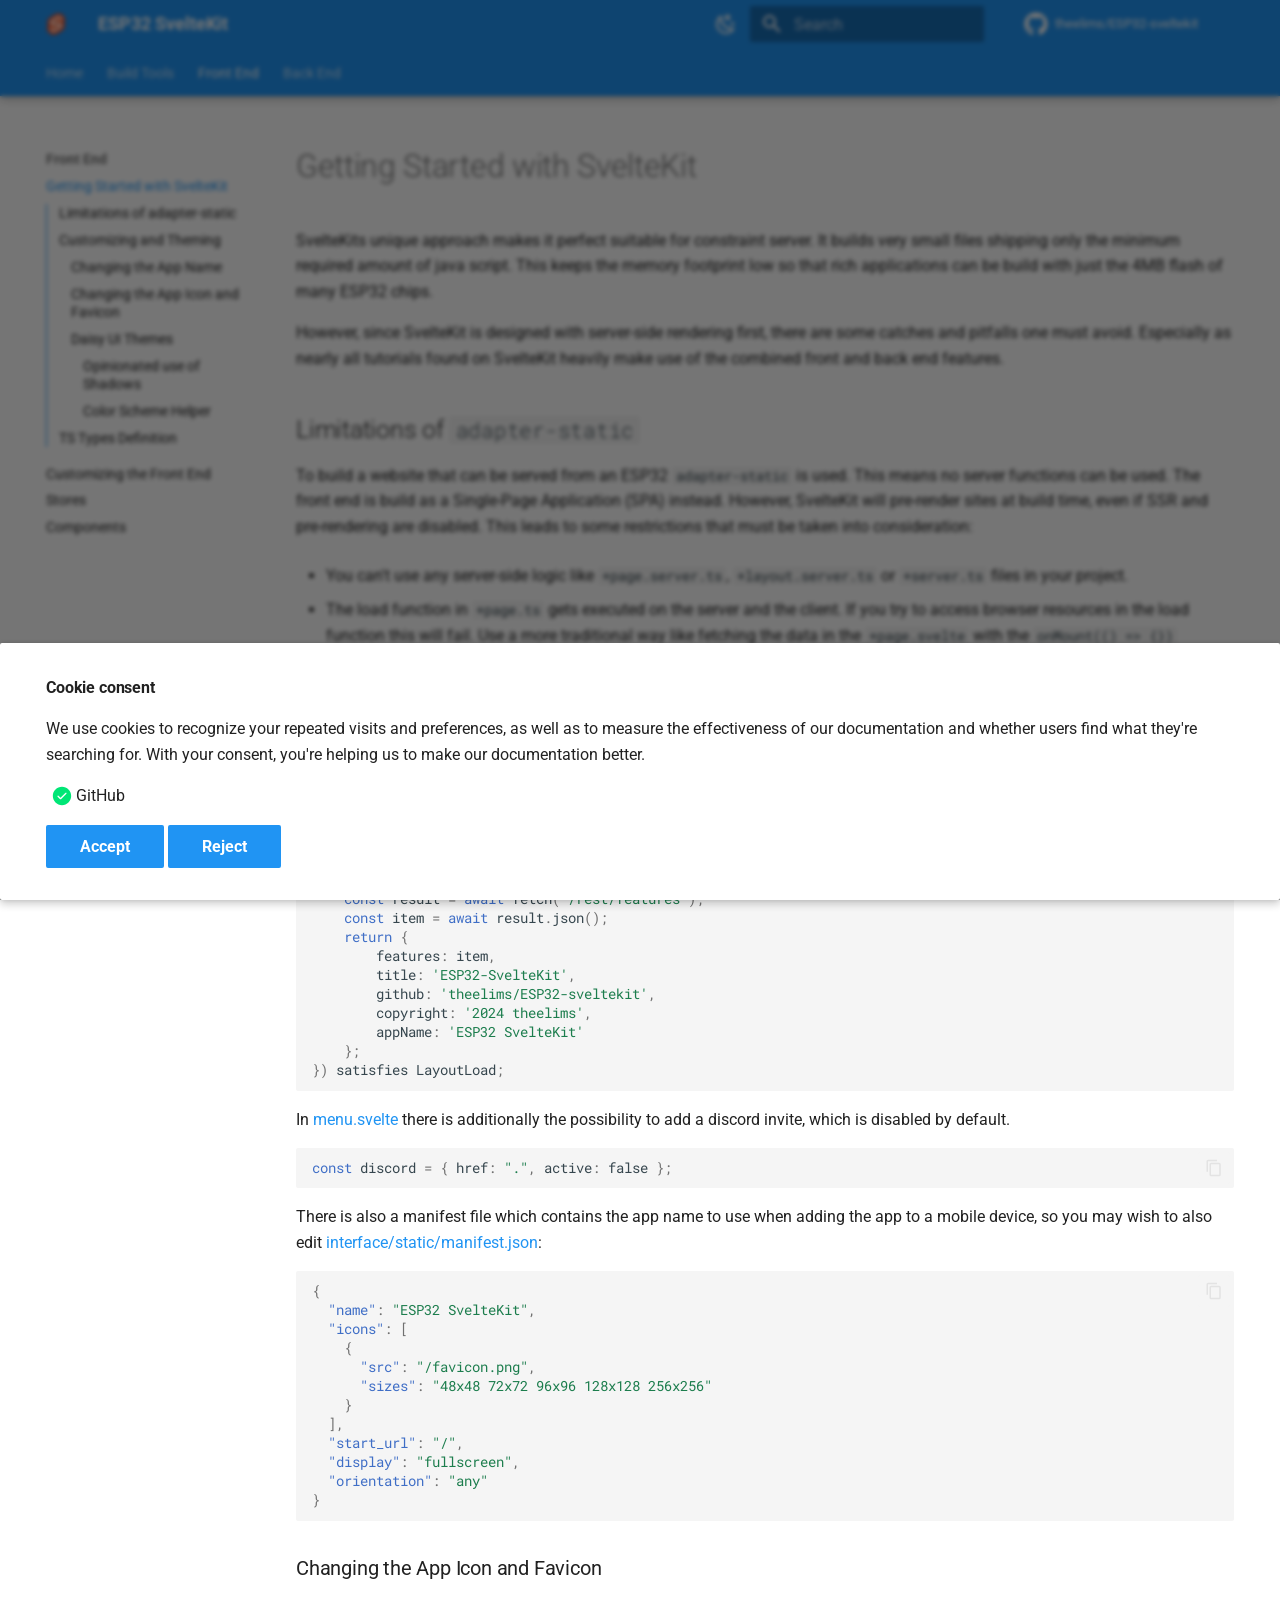
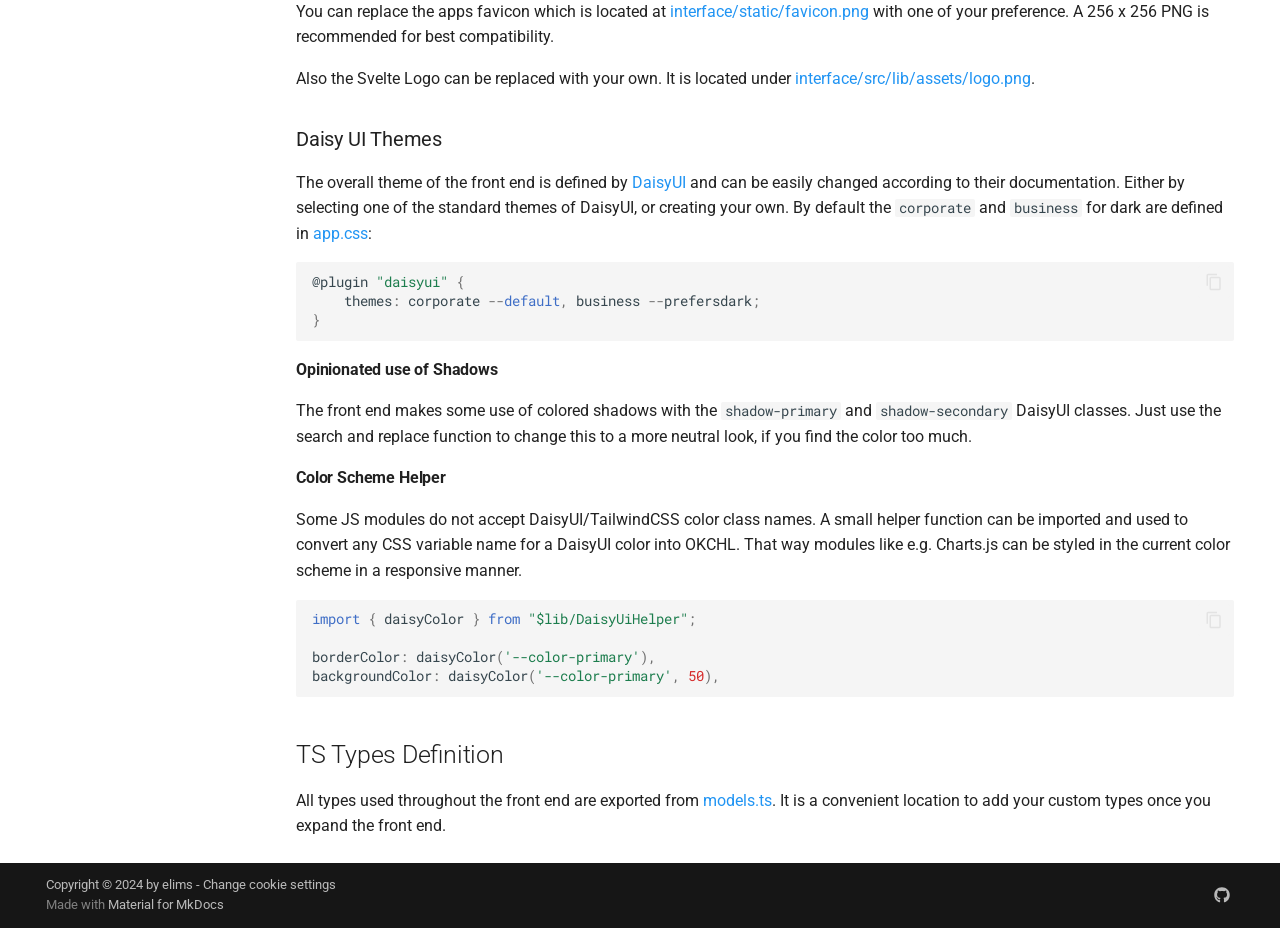
<file: sveltekit/index.html>
<!doctype html>
<html lang="en" class="no-js">
  <head>
    
      <meta charset="utf-8">
      <meta name="viewport" content="width=device-width,initial-scale=1">
      
        <meta name="description" content="A simple, secure and extensible framework for IoT projects on ESP32 platforms with responsive Sveltekit front-end built with TailwindCSS and DaisyUI.">
      
      
        <meta name="author" content="elims">
      
      
      
        <link rel="prev" href="../buildprocess/">
      
      
        <link rel="next" href="../structure/">
      
      
        
      
      
      <link rel="icon" href="../media/favicon.png">
      <meta name="generator" content="mkdocs-1.6.1, mkdocs-material-9.8.0">
    
    
      
        <title>Getting Started with SvelteKit - ESP32 SvelteKit</title>
      
    
    
      <link rel="stylesheet" href="../assets/stylesheets/main.57a0d79d.min.css">
      
        
        <link rel="stylesheet" href="../assets/stylesheets/palette.fb2fffe2.min.css">
      
      


    
    
      
    
    
      
        
        
        <link rel="preconnect" href="https://fonts.gstatic.com" crossorigin>
        <link rel="stylesheet" href="https://fonts.googleapis.com/css?family=Roboto:300,300i,400,400i,700,700i%7CRoboto+Mono:400,400i,700,700i&display=fallback">
        <style>:root{--md-text-font:"Roboto";--md-code-font:"Roboto Mono"}</style>
      
    
    
    <script>__md_scope=new URL("..",location),__md_hash=e=>[...e].reduce(((e,_)=>(e<<5)-e+_.charCodeAt(0)),0),__md_get=(e,_=localStorage,t=__md_scope)=>JSON.parse(_.getItem(t.pathname+"."+e)),__md_set=(e,_,t=localStorage,a=__md_scope)=>{try{t.setItem(a.pathname+"."+e,JSON.stringify(_))}catch(e){}}</script>
    
      

    
    
  </head>
  
  
    
    
      
    
    
    
    
    <body dir="ltr" data-md-color-scheme="default" data-md-color-primary="blue" data-md-color-accent="blue">
  
    
    <input class="md-toggle" data-md-toggle="drawer" type="checkbox" id="__drawer" autocomplete="off">
    <input class="md-toggle" data-md-toggle="search" type="checkbox" id="__search" autocomplete="off">
    <label class="md-overlay" for="__drawer"></label>
    <div data-md-component="skip">
      
        
        <a href="#getting-started-with-sveltekit" class="md-skip">
          Skip to content
        </a>
      
    </div>
    <div data-md-component="announce">
      
    </div>
    
    
      

  

<header class="md-header md-header--shadow md-header--lifted" data-md-component="header">
  <nav class="md-header__inner md-grid" aria-label="Header">
    <a href=".." title="ESP32 SvelteKit" class="md-header__button md-logo" aria-label="ESP32 SvelteKit" data-md-component="logo">
      
  <img src="../media/svelte-logo.png" alt="logo">

    </a>
    <label class="md-header__button md-icon" for="__drawer">
      
      <svg xmlns="http://www.w3.org/2000/svg" viewBox="0 0 24 24"><path d="M3 6h18v2H3zm0 5h18v2H3zm0 5h18v2H3z"/></svg>
    </label>
    <div class="md-header__title" data-md-component="header-title">
      <div class="md-header__ellipsis">
        <div class="md-header__topic">
          <span class="md-ellipsis">
            ESP32 SvelteKit
          </span>
        </div>
        <div class="md-header__topic" data-md-component="header-topic">
          <span class="md-ellipsis">
            
              Getting Started with SvelteKit
            
          </span>
        </div>
      </div>
    </div>
    
      
        <form class="md-header__option" data-md-component="palette">
  
    
    
    
    <input class="md-option" data-md-color-media="(prefers-color-scheme: light)" data-md-color-scheme="default" data-md-color-primary="blue" data-md-color-accent="blue"  aria-label="Switch to dark mode"  type="radio" name="__palette" id="__palette_0">
    
      <label class="md-header__button md-icon" title="Switch to dark mode" for="__palette_1" hidden>
        <svg xmlns="http://www.w3.org/2000/svg" viewBox="0 0 24 24"><path d="m17.75 4.09-2.53 1.94.91 3.06-2.63-1.81-2.63 1.81.91-3.06-2.53-1.94L12.44 4l1.06-3 1.06 3zm3.5 6.91-1.64 1.25.59 1.98-1.7-1.17-1.7 1.17.59-1.98L15.75 11l2.06-.05L18.5 9l.69 1.95zm-2.28 4.95c.83-.08 1.72 1.1 1.19 1.85-.32.45-.66.87-1.08 1.27C15.17 23 8.84 23 4.94 19.07c-3.91-3.9-3.91-10.24 0-14.14.4-.4.82-.76 1.27-1.08.75-.53 1.93.36 1.85 1.19-.27 2.86.69 5.83 2.89 8.02a9.96 9.96 0 0 0 8.02 2.89m-1.64 2.02a12.08 12.08 0 0 1-7.8-3.47c-2.17-2.19-3.33-5-3.49-7.82-2.81 3.14-2.7 7.96.31 10.98 3.02 3.01 7.84 3.12 10.98.31"/></svg>
      </label>
    
  
    
    
    
    <input class="md-option" data-md-color-media="(prefers-color-scheme: dark)" data-md-color-scheme="slate" data-md-color-primary="indigo" data-md-color-accent="indigo"  aria-label="Switch to light mode"  type="radio" name="__palette" id="__palette_1">
    
      <label class="md-header__button md-icon" title="Switch to light mode" for="__palette_0" hidden>
        <svg xmlns="http://www.w3.org/2000/svg" viewBox="0 0 24 24"><path d="M12 7a5 5 0 0 1 5 5 5 5 0 0 1-5 5 5 5 0 0 1-5-5 5 5 0 0 1 5-5m0 2a3 3 0 0 0-3 3 3 3 0 0 0 3 3 3 3 0 0 0 3-3 3 3 0 0 0-3-3m0-7 2.39 3.42C13.65 5.15 12.84 5 12 5s-1.65.15-2.39.42zM3.34 7l4.16-.35A7.2 7.2 0 0 0 5.94 8.5c-.44.74-.69 1.5-.83 2.29zm.02 10 1.76-3.77a7.131 7.131 0 0 0 2.38 4.14zM20.65 7l-1.77 3.79a7.02 7.02 0 0 0-2.38-4.15zm-.01 10-4.14.36c.59-.51 1.12-1.14 1.54-1.86.42-.73.69-1.5.83-2.29zM12 22l-2.41-3.44c.74.27 1.55.44 2.41.44.82 0 1.63-.17 2.37-.44z"/></svg>
      </label>
    
  
</form>
      
    
    
      <script>var palette=__md_get("__palette");if(palette&&palette.color){if("(prefers-color-scheme)"===palette.color.media){var media=matchMedia("(prefers-color-scheme: light)"),input=document.querySelector(media.matches?"[data-md-color-media='(prefers-color-scheme: light)']":"[data-md-color-media='(prefers-color-scheme: dark)']");palette.color.media=input.getAttribute("data-md-color-media"),palette.color.scheme=input.getAttribute("data-md-color-scheme"),palette.color.primary=input.getAttribute("data-md-color-primary"),palette.color.accent=input.getAttribute("data-md-color-accent")}for(var[key,value]of Object.entries(palette.color))document.body.setAttribute("data-md-color-"+key,value)}</script>
    
    
    
      
      
        <label class="md-header__button md-icon" for="__search">
          
          <svg xmlns="http://www.w3.org/2000/svg" viewBox="0 0 24 24"><path d="M9.5 3A6.5 6.5 0 0 1 16 9.5c0 1.61-.59 3.09-1.56 4.23l.27.27h.79l5 5-1.5 1.5-5-5v-.79l-.27-.27A6.52 6.52 0 0 1 9.5 16 6.5 6.5 0 0 1 3 9.5 6.5 6.5 0 0 1 9.5 3m0 2C7 5 5 7 5 9.5S7 14 9.5 14 14 12 14 9.5 12 5 9.5 5"/></svg>
        </label>
        <div class="md-search" data-md-component="search" role="dialog">
  <label class="md-search__overlay" for="__search"></label>
  <div class="md-search__inner" role="search">
    <form class="md-search__form" name="search">
      <input type="text" class="md-search__input" name="query" aria-label="Search" placeholder="Search" autocapitalize="off" autocorrect="off" autocomplete="off" spellcheck="false" data-md-component="search-query" required>
      <label class="md-search__icon md-icon" for="__search">
        
        <svg xmlns="http://www.w3.org/2000/svg" viewBox="0 0 24 24"><path d="M9.5 3A6.5 6.5 0 0 1 16 9.5c0 1.61-.59 3.09-1.56 4.23l.27.27h.79l5 5-1.5 1.5-5-5v-.79l-.27-.27A6.52 6.52 0 0 1 9.5 16 6.5 6.5 0 0 1 3 9.5 6.5 6.5 0 0 1 9.5 3m0 2C7 5 5 7 5 9.5S7 14 9.5 14 14 12 14 9.5 12 5 9.5 5"/></svg>
        
        <svg xmlns="http://www.w3.org/2000/svg" viewBox="0 0 24 24"><path d="M20 11v2H8l5.5 5.5-1.42 1.42L4.16 12l7.92-7.92L13.5 5.5 8 11z"/></svg>
      </label>
      <nav class="md-search__options" aria-label="Search">
        
        <button type="reset" class="md-search__icon md-icon" title="Clear" aria-label="Clear" tabindex="-1">
          
          <svg xmlns="http://www.w3.org/2000/svg" viewBox="0 0 24 24"><path d="M19 6.41 17.59 5 12 10.59 6.41 5 5 6.41 10.59 12 5 17.59 6.41 19 12 13.41 17.59 19 19 17.59 13.41 12z"/></svg>
        </button>
      </nav>
      
    </form>
    <div class="md-search__output">
      <div class="md-search__scrollwrap" tabindex="0" data-md-scrollfix>
        <div class="md-search-result" data-md-component="search-result">
          <div class="md-search-result__meta">
            Initializing search
          </div>
          <ol class="md-search-result__list" role="presentation"></ol>
        </div>
      </div>
    </div>
  </div>
</div>
      
    
    
      <div class="md-header__source">
        <a href="https://github.com/theelims/ESP32-sveltekit" title="Go to repository" class="md-source" data-md-component="source">
  <div class="md-source__icon md-icon">
    
    <svg xmlns="http://www.w3.org/2000/svg" viewBox="0 0 512 512"><!--! Font Awesome Free 7.1.0 by @fontawesome - https://fontawesome.com License - https://fontawesome.com/license/free (Icons: CC BY 4.0, Fonts: SIL OFL 1.1, Code: MIT License) Copyright 2025 Fonticons, Inc.--><path d="M173.9 397.4c0 2-2.3 3.6-5.2 3.6-3.3.3-5.6-1.3-5.6-3.6 0-2 2.3-3.6 5.2-3.6 3-.3 5.6 1.3 5.6 3.6m-31.1-4.5c-.7 2 1.3 4.3 4.3 4.9 2.6 1 5.6 0 6.2-2s-1.3-4.3-4.3-5.2c-2.6-.7-5.5.3-6.2 2.3m44.2-1.7c-2.9.7-4.9 2.6-4.6 4.9.3 2 2.9 3.3 5.9 2.6 2.9-.7 4.9-2.6 4.6-4.6-.3-1.9-3-3.2-5.9-2.9M252.8 8C114.1 8 8 113.3 8 252c0 110.9 69.8 205.8 169.5 239.2 12.8 2.3 17.3-5.6 17.3-12.1 0-6.2-.3-40.4-.3-61.4 0 0-70 15-84.7-29.8 0 0-11.4-29.1-27.8-36.6 0 0-22.9-15.7 1.6-15.4 0 0 24.9 2 38.6 25.8 21.9 38.6 58.6 27.5 72.9 20.9 2.3-16 8.8-27.1 16-33.7-55.9-6.2-112.3-14.3-112.3-110.5 0-27.5 7.6-41.3 23.6-58.9-2.6-6.5-11.1-33.3 2.6-67.9 20.9-6.5 69 27 69 27 20-5.6 41.5-8.5 62.8-8.5s42.8 2.9 62.8 8.5c0 0 48.1-33.6 69-27 13.7 34.7 5.2 61.4 2.6 67.9 16 17.7 25.8 31.5 25.8 58.9 0 96.5-58.9 104.2-114.8 110.5 9.2 7.9 17 22.9 17 46.4 0 33.7-.3 75.4-.3 83.6 0 6.5 4.6 14.4 17.3 12.1C436.2 457.8 504 362.9 504 252 504 113.3 391.5 8 252.8 8M105.2 352.9c-1.3 1-1 3.3.7 5.2 1.6 1.6 3.9 2.3 5.2 1 1.3-1 1-3.3-.7-5.2-1.6-1.6-3.9-2.3-5.2-1m-10.8-8.1c-.7 1.3.3 2.9 2.3 3.9 1.6 1 3.6.7 4.3-.7.7-1.3-.3-2.9-2.3-3.9-2-.6-3.6-.3-4.3.7m32.4 35.6c-1.6 1.3-1 4.3 1.3 6.2 2.3 2.3 5.2 2.6 6.5 1 1.3-1.3.7-4.3-1.3-6.2-2.2-2.3-5.2-2.6-6.5-1m-11.4-14.7c-1.6 1-1.6 3.6 0 5.9s4.3 3.3 5.6 2.3c1.6-1.3 1.6-3.9 0-6.2-1.4-2.3-4-3.3-5.6-2"/></svg>
  </div>
  <div class="md-source__repository">
    theelims/ESP32-sveltekit
  </div>
</a>
      </div>
    
  </nav>
  
    
      
<nav class="md-tabs" aria-label="Tabs" data-md-component="tabs">
  <div class="md-grid">
    <ul class="md-tabs__list">
      
        
  
  
  
  
    <li class="md-tabs__item">
      <a href=".." class="md-tabs__link">
        
  
  
    
  
  Home

      </a>
    </li>
  

      
        
  
  
  
  
    
    
      <li class="md-tabs__item">
        <a href="../gettingstarted/" class="md-tabs__link">
          
  
  
  Build Tools

        </a>
      </li>
    
  

      
        
  
  
  
    
  
  
    
    
      <li class="md-tabs__item md-tabs__item--active">
        <a href="./" class="md-tabs__link">
          
  
  
  Front End

        </a>
      </li>
    
  

      
        
  
  
  
  
    
    
      <li class="md-tabs__item">
        <a href="../statefulservice/" class="md-tabs__link">
          
  
  
  Back End

        </a>
      </li>
    
  

      
    </ul>
  </div>
</nav>
    
  
</header>
    
    <div class="md-container" data-md-component="container">
      
      
        
      
      <main class="md-main" data-md-component="main">
        <div class="md-main__inner md-grid">
          
            
              
              <div class="md-sidebar md-sidebar--primary" data-md-component="sidebar" data-md-type="navigation" >
                <div class="md-sidebar__scrollwrap">
                  <div class="md-sidebar__inner">
                    


  


  

<nav class="md-nav md-nav--primary md-nav--lifted md-nav--integrated" aria-label="Navigation" data-md-level="0">
  <label class="md-nav__title" for="__drawer">
    <a href=".." title="ESP32 SvelteKit" class="md-nav__button md-logo" aria-label="ESP32 SvelteKit" data-md-component="logo">
      
  <img src="../media/svelte-logo.png" alt="logo">

    </a>
    ESP32 SvelteKit
  </label>
  
    <div class="md-nav__source">
      <a href="https://github.com/theelims/ESP32-sveltekit" title="Go to repository" class="md-source" data-md-component="source">
  <div class="md-source__icon md-icon">
    
    <svg xmlns="http://www.w3.org/2000/svg" viewBox="0 0 512 512"><!--! Font Awesome Free 7.1.0 by @fontawesome - https://fontawesome.com License - https://fontawesome.com/license/free (Icons: CC BY 4.0, Fonts: SIL OFL 1.1, Code: MIT License) Copyright 2025 Fonticons, Inc.--><path d="M173.9 397.4c0 2-2.3 3.6-5.2 3.6-3.3.3-5.6-1.3-5.6-3.6 0-2 2.3-3.6 5.2-3.6 3-.3 5.6 1.3 5.6 3.6m-31.1-4.5c-.7 2 1.3 4.3 4.3 4.9 2.6 1 5.6 0 6.2-2s-1.3-4.3-4.3-5.2c-2.6-.7-5.5.3-6.2 2.3m44.2-1.7c-2.9.7-4.9 2.6-4.6 4.9.3 2 2.9 3.3 5.9 2.6 2.9-.7 4.9-2.6 4.6-4.6-.3-1.9-3-3.2-5.9-2.9M252.8 8C114.1 8 8 113.3 8 252c0 110.9 69.8 205.8 169.5 239.2 12.8 2.3 17.3-5.6 17.3-12.1 0-6.2-.3-40.4-.3-61.4 0 0-70 15-84.7-29.8 0 0-11.4-29.1-27.8-36.6 0 0-22.9-15.7 1.6-15.4 0 0 24.9 2 38.6 25.8 21.9 38.6 58.6 27.5 72.9 20.9 2.3-16 8.8-27.1 16-33.7-55.9-6.2-112.3-14.3-112.3-110.5 0-27.5 7.6-41.3 23.6-58.9-2.6-6.5-11.1-33.3 2.6-67.9 20.9-6.5 69 27 69 27 20-5.6 41.5-8.5 62.8-8.5s42.8 2.9 62.8 8.5c0 0 48.1-33.6 69-27 13.7 34.7 5.2 61.4 2.6 67.9 16 17.7 25.8 31.5 25.8 58.9 0 96.5-58.9 104.2-114.8 110.5 9.2 7.9 17 22.9 17 46.4 0 33.7-.3 75.4-.3 83.6 0 6.5 4.6 14.4 17.3 12.1C436.2 457.8 504 362.9 504 252 504 113.3 391.5 8 252.8 8M105.2 352.9c-1.3 1-1 3.3.7 5.2 1.6 1.6 3.9 2.3 5.2 1 1.3-1 1-3.3-.7-5.2-1.6-1.6-3.9-2.3-5.2-1m-10.8-8.1c-.7 1.3.3 2.9 2.3 3.9 1.6 1 3.6.7 4.3-.7.7-1.3-.3-2.9-2.3-3.9-2-.6-3.6-.3-4.3.7m32.4 35.6c-1.6 1.3-1 4.3 1.3 6.2 2.3 2.3 5.2 2.6 6.5 1 1.3-1.3.7-4.3-1.3-6.2-2.2-2.3-5.2-2.6-6.5-1m-11.4-14.7c-1.6 1-1.6 3.6 0 5.9s4.3 3.3 5.6 2.3c1.6-1.3 1.6-3.9 0-6.2-1.4-2.3-4-3.3-5.6-2"/></svg>
  </div>
  <div class="md-source__repository">
    theelims/ESP32-sveltekit
  </div>
</a>
    </div>
  
  <ul class="md-nav__list" data-md-scrollfix>
    
      
      
  
  
  
  
    <li class="md-nav__item">
      <a href=".." class="md-nav__link">
        
  
  
  <span class="md-ellipsis">
    
  
    Home
  

    
  </span>
  
  

      </a>
    </li>
  

    
      
      
  
  
  
  
    
    
    
    
      
      
        
      
    
    
    <li class="md-nav__item md-nav__item--nested">
      
        
        
          
        
        <input class="md-nav__toggle md-toggle md-toggle--indeterminate" type="checkbox" id="__nav_2" >
        
          
          <label class="md-nav__link" for="__nav_2" id="__nav_2_label" tabindex="0">
            
  
  
  <span class="md-ellipsis">
    
  
    Build Tools
  

    
  </span>
  
  

            <span class="md-nav__icon md-icon"></span>
          </label>
        
        <nav class="md-nav" data-md-level="1" aria-labelledby="__nav_2_label" aria-expanded="false">
          <label class="md-nav__title" for="__nav_2">
            <span class="md-nav__icon md-icon"></span>
            
  
    Build Tools
  

          </label>
          <ul class="md-nav__list" data-md-scrollfix>
            
              
                
  
  
  
  
    <li class="md-nav__item">
      <a href="../gettingstarted/" class="md-nav__link">
        
  
  
  <span class="md-ellipsis">
    
  
    Getting Started
  

    
  </span>
  
  

      </a>
    </li>
  

              
            
              
                
  
  
  
  
    <li class="md-nav__item">
      <a href="../buildprocess/" class="md-nav__link">
        
  
  
  <span class="md-ellipsis">
    
  
    Build Process
  

    
  </span>
  
  

      </a>
    </li>
  

              
            
          </ul>
        </nav>
      
    </li>
  

    
      
      
  
  
    
  
  
  
    
    
    
    
      
        
        
      
      
        
      
    
    
    <li class="md-nav__item md-nav__item--active md-nav__item--section md-nav__item--nested">
      
        
        
        <input class="md-nav__toggle md-toggle " type="checkbox" id="__nav_3" checked>
        
          
          <label class="md-nav__link" for="__nav_3" id="__nav_3_label" tabindex="">
            
  
  
  <span class="md-ellipsis">
    
  
    Front End
  

    
  </span>
  
  

            <span class="md-nav__icon md-icon"></span>
          </label>
        
        <nav class="md-nav" data-md-level="1" aria-labelledby="__nav_3_label" aria-expanded="true">
          <label class="md-nav__title" for="__nav_3">
            <span class="md-nav__icon md-icon"></span>
            
  
    Front End
  

          </label>
          <ul class="md-nav__list" data-md-scrollfix>
            
              
                
  
  
    
  
  
  
    <li class="md-nav__item md-nav__item--active">
      
      <input class="md-nav__toggle md-toggle" type="checkbox" id="__toc">
      
      
        
      
      
        <label class="md-nav__link md-nav__link--active" for="__toc">
          
  
  
  <span class="md-ellipsis">
    
  
    Getting Started with SvelteKit
  

    
  </span>
  
  

          <span class="md-nav__icon md-icon"></span>
        </label>
      
      <a href="./" class="md-nav__link md-nav__link--active">
        
  
  
  <span class="md-ellipsis">
    
  
    Getting Started with SvelteKit
  

    
  </span>
  
  

      </a>
      
        

<nav class="md-nav md-nav--secondary" aria-label="Table of contents">
  
  
  
    
  
  
    <label class="md-nav__title" for="__toc">
      <span class="md-nav__icon md-icon"></span>
      Table of contents
    </label>
    <ul class="md-nav__list" data-md-component="toc" data-md-scrollfix>
      
        <li class="md-nav__item">
  <a href="#limitations-of-adapter-static" class="md-nav__link">
    <span class="md-ellipsis">
      
        Limitations of adapter-static
      
    </span>
  </a>
  
</li>
      
        <li class="md-nav__item">
  <a href="#customizing-and-theming" class="md-nav__link">
    <span class="md-ellipsis">
      
        Customizing and Theming
      
    </span>
  </a>
  
    <nav class="md-nav" aria-label="Customizing and Theming">
      <ul class="md-nav__list">
        
          <li class="md-nav__item">
  <a href="#changing-the-app-name" class="md-nav__link">
    <span class="md-ellipsis">
      
        Changing the App Name
      
    </span>
  </a>
  
</li>
        
          <li class="md-nav__item">
  <a href="#changing-the-app-icon-and-favicon" class="md-nav__link">
    <span class="md-ellipsis">
      
        Changing the App Icon and Favicon
      
    </span>
  </a>
  
</li>
        
          <li class="md-nav__item">
  <a href="#daisy-ui-themes" class="md-nav__link">
    <span class="md-ellipsis">
      
        Daisy UI Themes
      
    </span>
  </a>
  
    <nav class="md-nav" aria-label="Daisy UI Themes">
      <ul class="md-nav__list">
        
          <li class="md-nav__item">
  <a href="#opinionated-use-of-shadows" class="md-nav__link">
    <span class="md-ellipsis">
      
        Opinionated use of Shadows
      
    </span>
  </a>
  
</li>
        
          <li class="md-nav__item">
  <a href="#color-scheme-helper" class="md-nav__link">
    <span class="md-ellipsis">
      
        Color Scheme Helper
      
    </span>
  </a>
  
</li>
        
      </ul>
    </nav>
  
</li>
        
      </ul>
    </nav>
  
</li>
      
        <li class="md-nav__item">
  <a href="#ts-types-definition" class="md-nav__link">
    <span class="md-ellipsis">
      
        TS Types Definition
      
    </span>
  </a>
  
</li>
      
    </ul>
  
</nav>
      
    </li>
  

              
            
              
                
  
  
  
  
    <li class="md-nav__item">
      <a href="../structure/" class="md-nav__link">
        
  
  
  <span class="md-ellipsis">
    
  
    Customizing the Front End
  

    
  </span>
  
  

      </a>
    </li>
  

              
            
              
                
  
  
  
  
    <li class="md-nav__item">
      <a href="../stores/" class="md-nav__link">
        
  
  
  <span class="md-ellipsis">
    
  
    Stores
  

    
  </span>
  
  

      </a>
    </li>
  

              
            
              
                
  
  
  
  
    <li class="md-nav__item">
      <a href="../components/" class="md-nav__link">
        
  
  
  <span class="md-ellipsis">
    
  
    Components
  

    
  </span>
  
  

      </a>
    </li>
  

              
            
          </ul>
        </nav>
      
    </li>
  

    
      
      
  
  
  
  
    
    
    
    
      
      
        
      
    
    
    <li class="md-nav__item md-nav__item--nested">
      
        
        
          
        
        <input class="md-nav__toggle md-toggle md-toggle--indeterminate" type="checkbox" id="__nav_4" >
        
          
          <label class="md-nav__link" for="__nav_4" id="__nav_4_label" tabindex="0">
            
  
  
  <span class="md-ellipsis">
    
  
    Back End
  

    
  </span>
  
  

            <span class="md-nav__icon md-icon"></span>
          </label>
        
        <nav class="md-nav" data-md-level="1" aria-labelledby="__nav_4_label" aria-expanded="false">
          <label class="md-nav__title" for="__nav_4">
            <span class="md-nav__icon md-icon"></span>
            
  
    Back End
  

          </label>
          <ul class="md-nav__list" data-md-scrollfix>
            
              
                
  
  
  
  
    <li class="md-nav__item">
      <a href="../statefulservice/" class="md-nav__link">
        
  
  
  <span class="md-ellipsis">
    
  
    Developing with the Framework
  

    
  </span>
  
  

      </a>
    </li>
  

              
            
              
                
  
  
  
  
    <li class="md-nav__item">
      <a href="../restfulapi/" class="md-nav__link">
        
  
  
  <span class="md-ellipsis">
    
  
    RESTful API
  

    
  </span>
  
  

      </a>
    </li>
  

              
            
          </ul>
        </nav>
      
    </li>
  

    
  </ul>
</nav>
                  </div>
                </div>
              </div>
            
            
          
          
            <div class="md-content" data-md-component="content">
              
              <article class="md-content__inner md-typeset">
                
                  


  
  


<h1 id="getting-started-with-sveltekit">Getting Started with SvelteKit</h1>
<p>SvelteKits unique approach makes it perfect suitable for constraint server. It builds very small files shipping only the minimum required amount of java script. This keeps the memory footprint low so that rich applications can be build with just the 4MB flash of many ESP32 chips.</p>
<p>However, since SvelteKit is designed with server-side rendering first, there are some catches and pitfalls one must avoid. Especially as nearly all tutorials found on SvelteKit heavily make use of the combined front and back end features.</p>
<h2 id="limitations-of-adapter-static">Limitations of <code>adapter-static</code></h2>
<p>To build a website that can be served from an ESP32 <code>adapter-static</code> is used. This means no server functions can be used. The front end is build as a Single-Page Application (SPA) instead. However, SvelteKit will pre-render sites at build time, even if SSR and pre-rendering are disabled. This leads to some restrictions that must be taken into consideration:</p>
<ul>
<li>
<p>You can't use any server-side logic like <code>+page.server.ts</code>, <code>+layout.server.ts</code> or <code>+server.ts</code> files in your project.</p>
</li>
<li>
<p>The load function in <code>+page.ts</code> gets executed on the server and the client. If you try to access browser resources in the load function this will fail. Use a more traditional way like fetching the data in the <code>+page.svelte</code> with the <code>onMount(() =&gt; {})</code> callback.</p>
</li>
</ul>
<h2 id="customizing-and-theming">Customizing and Theming</h2>
<h3 id="changing-the-app-name">Changing the App Name</h3>
<p><a href="https://github.com/theelims/ESP32-sveltekit/blob/main/interface/src/routes/%2Blayout.ts">+layout.ts</a> bundles a few globally customizable properties like github repository, app name and copyright notice:</p>
<div class="highlight"><pre><span></span><code><span class="k">export</span><span class="w"> </span><span class="kd">const</span><span class="w"> </span><span class="nx">load</span><span class="w"> </span><span class="o">=</span><span class="w"> </span><span class="p">(</span><span class="k">async</span><span class="w"> </span><span class="p">()</span><span class="w"> </span><span class="p">=&gt;</span><span class="w"> </span><span class="p">{</span>
<span class="w">    </span><span class="kd">const</span><span class="w"> </span><span class="nx">result</span><span class="w"> </span><span class="o">=</span><span class="w"> </span><span class="k">await</span><span class="w"> </span><span class="nx">fetch</span><span class="p">(</span><span class="s1">'/rest/features'</span><span class="p">);</span>
<span class="w">    </span><span class="kd">const</span><span class="w"> </span><span class="nx">item</span><span class="w"> </span><span class="o">=</span><span class="w"> </span><span class="k">await</span><span class="w"> </span><span class="nx">result</span><span class="p">.</span><span class="nx">json</span><span class="p">();</span>
<span class="w">    </span><span class="k">return</span><span class="w"> </span><span class="p">{</span>
<span class="w">        </span><span class="nx">features</span><span class="o">:</span><span class="w"> </span><span class="nx">item</span><span class="p">,</span>
<span class="w">        </span><span class="nx">title</span><span class="o">:</span><span class="w"> </span><span class="s1">'ESP32-SvelteKit'</span><span class="p">,</span>
<span class="w">        </span><span class="nx">github</span><span class="o">:</span><span class="w"> </span><span class="s1">'theelims/ESP32-sveltekit'</span><span class="p">,</span>
<span class="w">        </span><span class="nx">copyright</span><span class="o">:</span><span class="w"> </span><span class="s1">'2024 theelims'</span><span class="p">,</span>
<span class="w">        </span><span class="nx">appName</span><span class="o">:</span><span class="w"> </span><span class="s1">'ESP32 SvelteKit'</span>
<span class="w">    </span><span class="p">};</span>
<span class="p">})</span><span class="w"> </span><span class="nx">satisfies</span><span class="w"> </span><span class="nx">LayoutLoad</span><span class="p">;</span>
</code></pre></div>
<p>In <a href="https://github.com/theelims/ESP32-sveltekit/blob/main/interface/src/routes/menu.svelte">menu.svelte</a> there is additionally the possibility to add a discord invite, which is disabled by default.</p>
<div class="highlight"><pre><span></span><code><span class="kd">const</span><span class="w"> </span><span class="nx">discord</span><span class="w"> </span><span class="o">=</span><span class="w"> </span><span class="p">{</span><span class="w"> </span><span class="nx">href</span><span class="o">:</span><span class="w"> </span><span class="s2">"."</span><span class="p">,</span><span class="w"> </span><span class="nx">active</span><span class="o">:</span><span class="w"> </span><span class="kc">false</span><span class="w"> </span><span class="p">};</span>
</code></pre></div>
<p>There is also a manifest file which contains the app name to use when adding the app to a mobile device, so you may wish to also edit <a href="https://github.com/theelims/ESP32-sveltekit/blob/main/interface/static/manifest.json">interface/static/manifest.json</a>:</p>
<div class="highlight"><pre><span></span><code><span class="p">{</span>
<span class="w">  </span><span class="nt">"name"</span><span class="p">:</span><span class="w"> </span><span class="s2">"ESP32 SvelteKit"</span><span class="p">,</span>
<span class="w">  </span><span class="nt">"icons"</span><span class="p">:</span><span class="w"> </span><span class="p">[</span>
<span class="w">    </span><span class="p">{</span>
<span class="w">      </span><span class="nt">"src"</span><span class="p">:</span><span class="w"> </span><span class="s2">"/favicon.png"</span><span class="p">,</span>
<span class="w">      </span><span class="nt">"sizes"</span><span class="p">:</span><span class="w"> </span><span class="s2">"48x48 72x72 96x96 128x128 256x256"</span>
<span class="w">    </span><span class="p">}</span>
<span class="w">  </span><span class="p">],</span>
<span class="w">  </span><span class="nt">"start_url"</span><span class="p">:</span><span class="w"> </span><span class="s2">"/"</span><span class="p">,</span>
<span class="w">  </span><span class="nt">"display"</span><span class="p">:</span><span class="w"> </span><span class="s2">"fullscreen"</span><span class="p">,</span>
<span class="w">  </span><span class="nt">"orientation"</span><span class="p">:</span><span class="w"> </span><span class="s2">"any"</span>
<span class="p">}</span>
</code></pre></div>
<h3 id="changing-the-app-icon-and-favicon">Changing the App Icon and Favicon</h3>
<p>You can replace the apps favicon which is located at <a href="https://github.com/theelims/ESP32-sveltekit/blob/main/interface/static/favicon.png">interface/static/favicon.png</a> with one of your preference. A 256 x 256 PNG is recommended for best compatibility.</p>
<p>Also the Svelte Logo can be replaced with your own. It is located under <a href="https://github.com/theelims/ESP32-sveltekit/blob/main/interface/src/lib/assets/logo.png">interface/src/lib/assets/logo.png</a>.</p>
<h3 id="daisy-ui-themes">Daisy UI Themes</h3>
<p>The overall theme of the front end is defined by <a href="https://daisyui.com/docs/themes/">DaisyUI</a> and can be easily changed according to their documentation. Either by selecting one of the standard themes of DaisyUI, or creating your own. By default the <code>corporate</code> and <code>business</code> for dark are defined in <a href="https://github.com/theelims/ESP32-sveltekit/blob/main/interface/src/app.css">app.css</a>:</p>
<div class="highlight"><pre><span></span><code><span class="err">@</span><span class="nx">plugin</span><span class="w"> </span><span class="s2">"daisyui"</span><span class="w"> </span><span class="p">{</span>
<span class="w">    </span><span class="nx">themes</span><span class="o">:</span><span class="w"> </span><span class="nx">corporate</span><span class="w"> </span><span class="o">--</span><span class="k">default</span><span class="p">,</span><span class="w"> </span><span class="nx">business</span><span class="w"> </span><span class="o">--</span><span class="nx">prefersdark</span><span class="p">;</span>
<span class="p">}</span>
</code></pre></div>
<h4 id="opinionated-use-of-shadows">Opinionated use of Shadows</h4>
<p>The front end makes some use of colored shadows with the <code>shadow-primary</code> and <code>shadow-secondary</code> DaisyUI classes. Just use the search and replace function to change this to a more neutral look, if you find the color too much.</p>
<h4 id="color-scheme-helper">Color Scheme Helper</h4>
<p>Some JS modules do not accept DaisyUI/TailwindCSS color class names. A small helper function can be imported and used to convert any CSS variable name for a DaisyUI color into OKCHL. That way modules like e.g. Charts.js can be styled in the current color scheme in a responsive manner.</p>
<div class="highlight"><pre><span></span><code><span class="k">import</span><span class="w"> </span><span class="p">{</span><span class="w"> </span><span class="nx">daisyColor</span><span class="w"> </span><span class="p">}</span><span class="w"> </span><span class="kr">from</span><span class="w"> </span><span class="s2">"$lib/DaisyUiHelper"</span><span class="p">;</span>

<span class="nx">borderColor</span><span class="o">:</span><span class="w"> </span><span class="nx">daisyColor</span><span class="p">(</span><span class="s1">'--color-primary'</span><span class="p">),</span>
<span class="nx">backgroundColor</span><span class="o">:</span><span class="w"> </span><span class="nx">daisyColor</span><span class="p">(</span><span class="s1">'--color-primary'</span><span class="p">,</span><span class="w"> </span><span class="mf">50</span><span class="p">),</span>
</code></pre></div>
<h2 id="ts-types-definition">TS Types Definition</h2>
<p>All types used throughout the front end are exported from <a href="https://github.com/theelims/ESP32-sveltekit/blob/main/interface/src/lib/types/models.ts">models.ts</a>. It is a convenient location to add your custom types once you expand the front end.</p>












                
              </article>
            </div>
          
          
<script>var target=document.getElementById(location.hash.slice(1));target&&target.name&&(target.checked=target.name.startsWith("__tabbed_"))</script>
        </div>
        
          <button type="button" class="md-top md-icon" data-md-component="top" hidden>
  
  <svg xmlns="http://www.w3.org/2000/svg" viewBox="0 0 24 24"><path d="M13 20h-2V8l-5.5 5.5-1.42-1.42L12 4.16l7.92 7.92-1.42 1.42L13 8z"/></svg>
  Back to top
</button>
        
      </main>
      
        <footer class="md-footer">
  
  <div class="md-footer-meta md-typeset">
    <div class="md-footer-meta__inner md-grid">
      <div class="md-copyright">
  
    <div class="md-copyright__highlight">
      Copyright &copy; 2024 by <a href="https://github.com/theelims"  target="_blank" rel="noopener">elims</a> -
<a href="#__consent">Change cookie settings</a>

    </div>
  
  
    Made with
    <a href="https://squidfunk.github.io/mkdocs-material/" target="_blank" rel="noopener">
      Material for MkDocs
    </a>
  
</div>
      
        
<div class="md-social">
  
    
    
    
    
      
      
    
    <a href="https://github.com/theelims/" target="_blank" rel="noopener" title="github.com" class="md-social__link">
      <svg xmlns="http://www.w3.org/2000/svg" viewBox="0 0 512 512"><!--! Font Awesome Free 7.1.0 by @fontawesome - https://fontawesome.com License - https://fontawesome.com/license/free (Icons: CC BY 4.0, Fonts: SIL OFL 1.1, Code: MIT License) Copyright 2025 Fonticons, Inc.--><path d="M173.9 397.4c0 2-2.3 3.6-5.2 3.6-3.3.3-5.6-1.3-5.6-3.6 0-2 2.3-3.6 5.2-3.6 3-.3 5.6 1.3 5.6 3.6m-31.1-4.5c-.7 2 1.3 4.3 4.3 4.9 2.6 1 5.6 0 6.2-2s-1.3-4.3-4.3-5.2c-2.6-.7-5.5.3-6.2 2.3m44.2-1.7c-2.9.7-4.9 2.6-4.6 4.9.3 2 2.9 3.3 5.9 2.6 2.9-.7 4.9-2.6 4.6-4.6-.3-1.9-3-3.2-5.9-2.9M252.8 8C114.1 8 8 113.3 8 252c0 110.9 69.8 205.8 169.5 239.2 12.8 2.3 17.3-5.6 17.3-12.1 0-6.2-.3-40.4-.3-61.4 0 0-70 15-84.7-29.8 0 0-11.4-29.1-27.8-36.6 0 0-22.9-15.7 1.6-15.4 0 0 24.9 2 38.6 25.8 21.9 38.6 58.6 27.5 72.9 20.9 2.3-16 8.8-27.1 16-33.7-55.9-6.2-112.3-14.3-112.3-110.5 0-27.5 7.6-41.3 23.6-58.9-2.6-6.5-11.1-33.3 2.6-67.9 20.9-6.5 69 27 69 27 20-5.6 41.5-8.5 62.8-8.5s42.8 2.9 62.8 8.5c0 0 48.1-33.6 69-27 13.7 34.7 5.2 61.4 2.6 67.9 16 17.7 25.8 31.5 25.8 58.9 0 96.5-58.9 104.2-114.8 110.5 9.2 7.9 17 22.9 17 46.4 0 33.7-.3 75.4-.3 83.6 0 6.5 4.6 14.4 17.3 12.1C436.2 457.8 504 362.9 504 252 504 113.3 391.5 8 252.8 8M105.2 352.9c-1.3 1-1 3.3.7 5.2 1.6 1.6 3.9 2.3 5.2 1 1.3-1 1-3.3-.7-5.2-1.6-1.6-3.9-2.3-5.2-1m-10.8-8.1c-.7 1.3.3 2.9 2.3 3.9 1.6 1 3.6.7 4.3-.7.7-1.3-.3-2.9-2.3-3.9-2-.6-3.6-.3-4.3.7m32.4 35.6c-1.6 1.3-1 4.3 1.3 6.2 2.3 2.3 5.2 2.6 6.5 1 1.3-1.3.7-4.3-1.3-6.2-2.2-2.3-5.2-2.6-6.5-1m-11.4-14.7c-1.6 1-1.6 3.6 0 5.9s4.3 3.3 5.6 2.3c1.6-1.3 1.6-3.9 0-6.2-1.4-2.3-4-3.3-5.6-2"/></svg>
    </a>
  
</div>
      
    </div>
  </div>
</footer>
      
    </div>
    <div class="md-dialog" data-md-component="dialog">
      <div class="md-dialog__inner md-typeset"></div>
    </div>
    
    
      <div class="md-consent" data-md-component="consent" id="__consent" hidden>
        <div class="md-consent__overlay"></div>
        <aside class="md-consent__inner">
          <form class="md-consent__form md-grid md-typeset" name="consent">
            



  

<h4>Cookie consent</h4>
<p>We use cookies to recognize your repeated visits and preferences, as well as to measure the effectiveness of our documentation and whether users find what they're searching for. With your consent, you're helping us to make our documentation better.</p>
<input class="md-toggle" type="checkbox" id="__settings" checked>
<div class="md-consent__settings">
  <ul class="task-list">
    
    
      
    
    
      
        
  
  
    
    
  
  <li class="task-list-item">
    <label class="task-list-control">
      <input type="checkbox" name="github" checked>
      <span class="task-list-indicator"></span>
      GitHub
    </label>
  </li>

      
    
    
  </ul>
</div>
<div class="md-consent__controls">
  
    
      <button class="md-button md-button--primary">Accept</button>
    
    
    
  
    
    
      <button type="reset" class="md-button md-button--primary">Reject</button>
    
    
  
</div>
          </form>
        </aside>
      </div>
      <script>var consent=__md_get("__consent");if(consent)for(var input of document.forms.consent.elements)input.name&&(input.checked=consent[input.name]||!1);else"file:"!==location.protocol&&setTimeout((function(){document.querySelector("[data-md-component=consent]").hidden=!1}),250);var form=document.forms.consent;for(var action of["submit","reset"])form.addEventListener(action,(function(e){if(e.preventDefault(),"reset"===e.type)for(var n of document.forms.consent.elements)n.name&&(n.checked=!1);__md_set("__consent",Object.fromEntries(Array.from(new FormData(form).keys()).map((function(e){return[e,!0]})))),location.hash="",location.reload()}))</script>
    
    
      
      
      <script id="__config" type="application/json">{"annotate": null, "base": "..", "features": ["navigation.instant", "navigation.tracking", "navigation.tabs", "navigation.tabs.sticky", "navigation.sections", "navigation.expand", "toc.follow", "toc.integrate", "navigation.top", "content.code.copy"], "search": "../assets/javascripts/workers/search.a7633da7.min.js", "tags": null, "translations": {"clipboard.copied": "Copied to clipboard", "clipboard.copy": "Copy to clipboard", "search.result.more.one": "1 more on this page", "search.result.more.other": "# more on this page", "search.result.none": "No matching documents", "search.result.one": "1 matching document", "search.result.other": "# matching documents", "search.result.placeholder": "Type to start searching", "search.result.term.missing": "Missing", "select.version": "Select version"}, "version": null}</script>
    
    
      <script src="../assets/javascripts/bundle.c21346df.min.js"></script>
      
    
  </body>
</html>
</file>
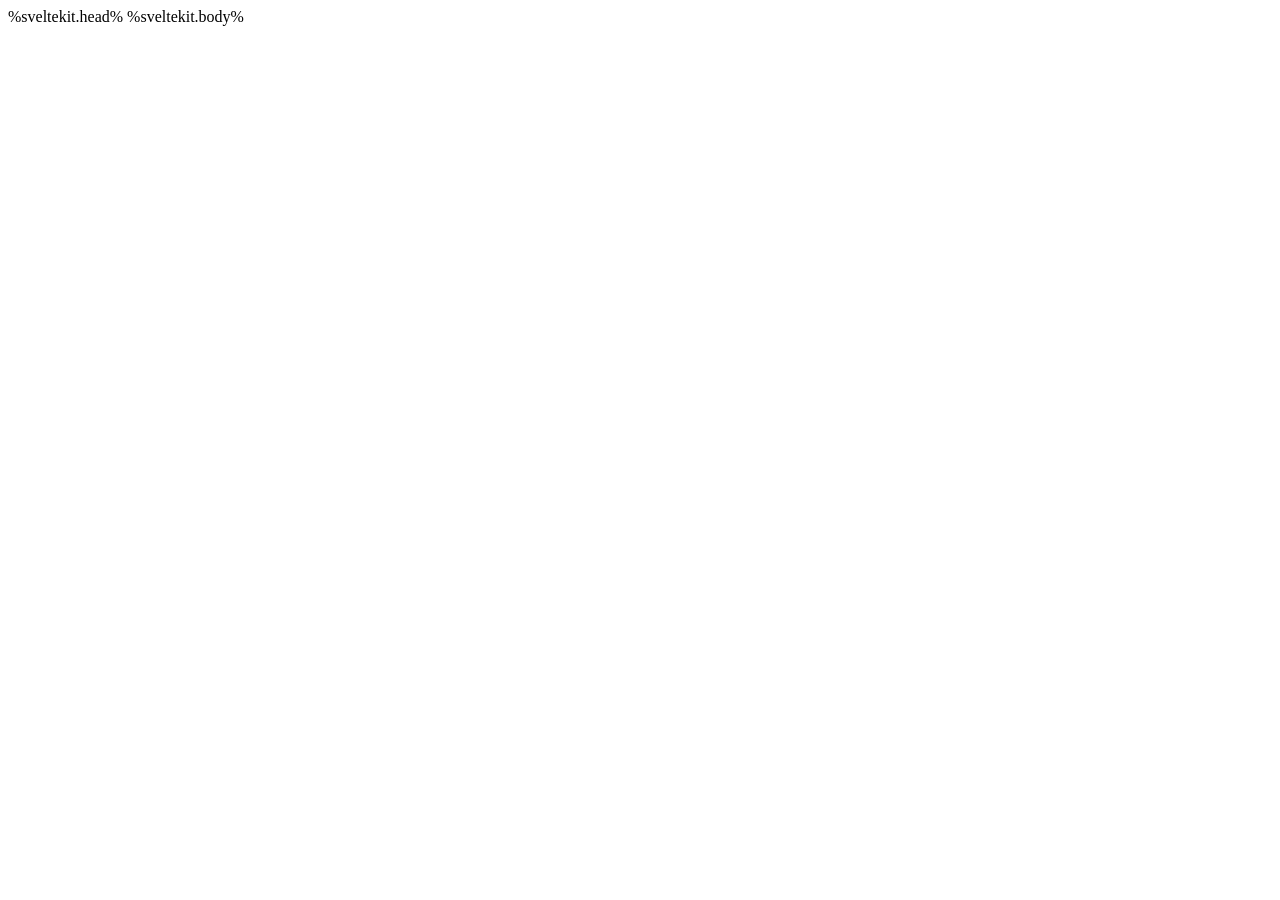
<file: interface/src/app.html>
<!DOCTYPE html>
<html lang="en">
	<head>
		<meta charset="utf-8" />
		<link rel="icon" href="%sveltekit.assets%/favicon.png" />
		<meta name="viewport" content="width=device-width, initial-scale=1.0" />
		%sveltekit.head%
	</head>
	<body data-sveltekit-preload-data="hover">
		<div style="display: contents">%sveltekit.body%</div>
	</body>
</html>
</file>
<file: assets/stylesheets/main.57a0d79d.min.css>
@charset "UTF-8";html{box-sizing:border-box;-webkit-text-size-adjust:none;-moz-text-size-adjust:none;text-size-adjust:none}*,:after,:before{box-sizing:inherit}@media(prefers-reduced-motion){*,:after,:before{transition:none!important}}body{margin:0;-webkit-font-smoothing:antialiased;-moz-osx-font-smoothing:grayscale;--md-text-font-family:var(--md-text-font, _),
    -apple-system, BlinkMacSystemFont, Helvetica, Arial, sans-serif;--md-code-font-family:var(--md-code-font, _),
    SFMono-Regular, Consolas, Menlo, monospace}.md-typeset code:not(.focus-visible),a,button,input,label{-webkit-tap-highlight-color:transparent}a{color:inherit;text-decoration:none}hr{box-sizing:initial;display:block;height:.05rem;padding:0;overflow:visible;border:0}small{font-size:80%}sub,sup{line-height:1em}img{border-style:none}table{border-spacing:0;border-collapse:initial}td,th{font-weight:400;vertical-align:top}button{padding:0;margin:0;font-family:inherit;font-size:inherit;background:#0000;border:0}input{border:0;outline:none}:root{--md-primary-fg-color:#4051b5;--md-primary-fg-color--light:#5d6cc0;--md-primary-fg-color--dark:#303fa1;--md-primary-bg-color:#fff;--md-primary-bg-color--light:#ffffffb3;--md-accent-fg-color:#526cfe;--md-accent-fg-color--transparent:#526cfe1a;--md-accent-bg-color:#fff;--md-accent-bg-color--light:#ffffffb3;--md-typeset-table-sort-icon:url("data:image/svg+xml;charset=utf-8,<svg xmlns='http://www.w3.org/2000/svg' viewBox='0 0 24 24'><path d='m18 21-4-4h3V7h-3l4-4 4 4h-3v10h3M2 19v-2h10v2M2 13v-2h7v2M2 7V5h4v2z'/></svg>");--md-typeset-table-sort-icon--asc:url("data:image/svg+xml;charset=utf-8,<svg xmlns='http://www.w3.org/2000/svg' viewBox='0 0 24 24'><path d='M19 17h3l-4 4-4-4h3V3h2M2 17h10v2H2M6 5v2H2V5m0 6h7v2H2z'/></svg>");--md-typeset-table-sort-icon--desc:url("data:image/svg+xml;charset=utf-8,<svg xmlns='http://www.w3.org/2000/svg' viewBox='0 0 24 24'><path d='M19 7h3l-4-4-4 4h3v14h2M2 17h10v2H2M6 5v2H2V5m0 6h7v2H2z'/></svg>")}[data-md-color-scheme=default]{color-scheme:light}[data-md-color-scheme=default] img[src$="#gh-dark-mode-only"],[data-md-color-scheme=default] img[src$="#only-dark"]{display:none}:root,[data-md-color-scheme=default]{--md-hue:225deg;--md-default-fg-color:#000000de;--md-default-fg-color--light:#0000008a;--md-default-fg-color--lighter:#00000052;--md-default-fg-color--lightest:#00000012;--md-default-bg-color:#fff;--md-default-bg-color--light:#ffffffb3;--md-default-bg-color--lighter:#ffffff4d;--md-default-bg-color--lightest:#ffffff1f;--md-code-fg-color:#36464e;--md-code-bg-color:#f5f5f5;--md-code-bg-color--light:#f5f5f5b3;--md-code-bg-color--lighter:#f5f5f54d;--md-code-hl-color:#4287ff;--md-code-hl-color--light:#4287ff1a;--md-code-hl-number-color:#d52a2a;--md-code-hl-special-color:#db1457;--md-code-hl-function-color:#a846b9;--md-code-hl-constant-color:#6e59d9;--md-code-hl-keyword-color:#3f6ec6;--md-code-hl-string-color:#1c7d4d;--md-code-hl-name-color:var(--md-code-fg-color);--md-code-hl-operator-color:var(--md-default-fg-color--light);--md-code-hl-punctuation-color:var(--md-default-fg-color--light);--md-code-hl-comment-color:var(--md-default-fg-color--light);--md-code-hl-generic-color:var(--md-default-fg-color--light);--md-code-hl-variable-color:var(--md-default-fg-color--light);--md-typeset-color:var(--md-default-fg-color);--md-typeset-a-color:var(--md-primary-fg-color);--md-typeset-del-color:#f5503d26;--md-typeset-ins-color:#0bd57026;--md-typeset-kbd-color:#fafafa;--md-typeset-kbd-accent-color:#fff;--md-typeset-kbd-border-color:#b8b8b8;--md-typeset-mark-color:#ffff0080;--md-typeset-table-color:#0000001f;--md-typeset-table-color--light:#00000009;--md-admonition-fg-color:var(--md-default-fg-color);--md-admonition-bg-color:var(--md-default-bg-color);--md-warning-fg-color:#000000de;--md-warning-bg-color:#ff9;--md-footer-fg-color:#fff;--md-footer-fg-color--light:#ffffffb3;--md-footer-fg-color--lighter:#ffffff73;--md-footer-bg-color:#000000de;--md-footer-bg-color--dark:#00000052;--md-shadow-z1:0 0.2rem 0.5rem #0000000d,
    0 0 0.05rem #0000001a;--md-shadow-z2:0 0.2rem 0.5rem #0000001a,
    0 0 0.05rem #00000040;--md-shadow-z3:0 0.2rem 0.5rem #0003,
    0 0 0.05rem #00000059}.md-icon svg{display:block;width:1.2rem;height:1.2rem;fill:currentcolor}aside,body,input{font-family:var(--md-text-font-family);font-feature-settings:"kern","liga";color:var(--md-typeset-color)}code,kbd,pre{font-family:var(--md-code-font-family);font-feature-settings:"kern"}.md-typeset{font-size:.8rem;line-height:1.6;overflow-wrap:break-word;-webkit-print-color-adjust:exact;color-adjust:exact}@media print{.md-typeset{font-size:.68rem}.md-typeset code,.md-typeset kbd,.md-typeset pre{white-space:pre-wrap}}.md-typeset blockquote,.md-typeset dl,.md-typeset figure,.md-typeset ol,.md-typeset pre,.md-typeset ul{margin-top:1em;margin-bottom:1em}.md-typeset h1{margin:0 0 1.25em;font-size:2em;line-height:1.3;color:var(--md-default-fg-color--light)}.md-typeset h1,.md-typeset h2{font-weight:300;letter-spacing:-.01em}.md-typeset h2{margin:1.6em 0 .64em;font-size:1.5625em;line-height:1.4}.md-typeset h3{margin:1.6em 0 .8em;font-size:1.25em;font-weight:400;line-height:1.5;letter-spacing:-.01em}.md-typeset h2+h3{margin-top:.8em}.md-typeset h4{margin:1em 0;font-weight:700;letter-spacing:-.01em}.md-typeset h5,.md-typeset h6{margin:1.25em 0;font-size:.8em;font-weight:700;color:var(--md-default-fg-color--light);letter-spacing:-.01em}.md-typeset h5{text-transform:uppercase}.md-typeset h5 code{text-transform:none}.md-typeset hr{display:flow-root;margin:1.5em 0;border-bottom:.05rem solid var(--md-default-fg-color--lightest)}.md-typeset a{color:var(--md-typeset-a-color);word-break:break-word}.md-typeset a,.md-typeset a:before{transition:color 125ms}.md-typeset a:focus,.md-typeset a:hover{color:var(--md-accent-fg-color)}.md-typeset a:focus code,.md-typeset a:hover code{color:var(--md-accent-fg-color);background-color:var(--md-accent-fg-color--transparent)}.md-typeset a code{color:var(--md-typeset-a-color)}.md-typeset a.focus-visible{outline-color:var(--md-accent-fg-color);outline-offset:.2rem}.md-typeset code,.md-typeset kbd,.md-typeset pre{font-variant-ligatures:none;color:var(--md-code-fg-color);direction:ltr;transition:background-color 125ms}.md-typeset code{padding:0 .2941176471em;font-size:.85em;word-break:break-word;background-color:var(--md-code-bg-color);border-radius:.1rem;-webkit-box-decoration-break:clone;box-decoration-break:clone;transition:color 125ms,background-color 125ms}.md-typeset code:not(.focus-visible){outline:none}.md-typeset pre{position:relative;display:flow-root;line-height:1.4}.md-typeset pre>code{display:block;padding:.7720588235em 1.1764705882em;margin:0;overflow:auto;word-break:normal;touch-action:auto;scrollbar-color:var(--md-default-fg-color--lighter) #0000;scrollbar-width:thin;outline-color:var(--md-accent-fg-color);box-shadow:none;-webkit-box-decoration-break:slice;box-decoration-break:slice}.md-typeset pre>code:hover{scrollbar-color:var(--md-accent-fg-color) #0000}.md-typeset pre>code::-webkit-scrollbar{width:.2rem;height:.2rem}.md-typeset pre>code::-webkit-scrollbar-thumb{background-color:var(--md-default-fg-color--lighter)}.md-typeset pre>code::-webkit-scrollbar-thumb:hover{background-color:var(--md-accent-fg-color)}.md-typeset kbd{display:inline-block;padding:0 .6666666667em;font-size:.75em;color:var(--md-default-fg-color);word-break:break-word;vertical-align:text-top;background-color:var(--md-typeset-kbd-color);border-radius:.1rem;box-shadow:0 .1rem 0 .05rem var(--md-typeset-kbd-border-color),0 .1rem 0 var(--md-typeset-kbd-border-color),0 -.1rem .2rem var(--md-typeset-kbd-accent-color) inset}.md-typeset mark{color:inherit;word-break:break-word;background-color:var(--md-typeset-mark-color);-webkit-box-decoration-break:clone;box-decoration-break:clone}.md-typeset abbr{text-decoration:none;cursor:help}.md-typeset [data-preview],.md-typeset abbr{border-bottom:.05rem dotted var(--md-default-fg-color--light)}.md-typeset small{opacity:.75}[dir=ltr] .md-typeset sub,[dir=ltr] .md-typeset sup{margin-left:.078125em}[dir=rtl] .md-typeset sub,[dir=rtl] .md-typeset sup{margin-right:.078125em}[dir=ltr] .md-typeset blockquote{padding-left:.6rem;border-left:.2rem solid var(--md-default-fg-color--lighter)}[dir=rtl] .md-typeset blockquote{padding-right:.6rem;border-right:.2rem solid var(--md-default-fg-color--lighter)}.md-typeset blockquote{margin-left:0;margin-right:0;color:var(--md-default-fg-color--light)}.md-typeset ul{list-style-type:disc}.md-typeset ul[type]{list-style-type:revert-layer}[dir=ltr] .md-typeset ol,[dir=ltr] .md-typeset ol li ol,[dir=ltr] .md-typeset ol li ul,[dir=ltr] .md-typeset ul,[dir=ltr] .md-typeset ul li ol,[dir=ltr] .md-typeset ul li ul{margin-left:.625em}[dir=rtl] .md-typeset ol,[dir=rtl] .md-typeset ol li ol,[dir=rtl] .md-typeset ol li ul,[dir=rtl] .md-typeset ul,[dir=rtl] .md-typeset ul li ol,[dir=rtl] .md-typeset ul li ul{margin-right:.625em}.md-typeset ol,.md-typeset ul{padding:0}.md-typeset ol:not([hidden]),.md-typeset ul:not([hidden]){display:flow-root}.md-typeset ol ol,.md-typeset ul ol{list-style-type:lower-alpha}.md-typeset ol ol ol,.md-typeset ul ol ol{list-style-type:lower-roman}.md-typeset ol ol ol ol,.md-typeset ul ol ol ol{list-style-type:upper-alpha}.md-typeset ol ol ol ol ol,.md-typeset ul ol ol ol ol{list-style-type:upper-roman}.md-typeset ol[type],.md-typeset ul[type]{list-style-type:revert-layer}[dir=ltr] .md-typeset ol li,[dir=ltr] .md-typeset ul li{margin-left:1.25em}[dir=rtl] .md-typeset ol li,[dir=rtl] .md-typeset ul li{margin-right:1.25em}.md-typeset ol li,.md-typeset ul li{margin-bottom:.5em}.md-typeset ol li blockquote,.md-typeset ol li p,.md-typeset ul li blockquote,.md-typeset ul li p{margin:.5em 0}.md-typeset ol li:last-child,.md-typeset ul li:last-child{margin-bottom:0}.md-typeset ol li ol,.md-typeset ol li ul,.md-typeset ul li ol,.md-typeset ul li ul{margin-top:.5em;margin-bottom:.5em}[dir=ltr] .md-typeset dd{margin-left:1.875em}[dir=rtl] .md-typeset dd{margin-right:1.875em}.md-typeset dd{margin-top:1em;margin-bottom:1.5em}.md-typeset img,.md-typeset svg,.md-typeset video{max-width:100%;height:auto}.md-typeset img[align=left]{margin:1em 1em 1em 0}.md-typeset img[align=right]{margin:1em 0 1em 1em}.md-typeset img[align]:only-child{margin-top:0}.md-typeset figure{display:flow-root;width:fit-content;max-width:100%;margin:1em auto;text-align:center}.md-typeset figure img{display:block;margin:0 auto}.md-typeset figcaption{max-width:24rem;margin:1em auto;font-style:italic}.md-typeset iframe{max-width:100%}.md-typeset table:not([class]){display:inline-block;max-width:100%;overflow:auto;font-size:.64rem;touch-action:auto;background-color:var(--md-default-bg-color);border:.05rem solid var(--md-typeset-table-color);border-radius:.1rem}@media print{.md-typeset table:not([class]){display:table}}.md-typeset table:not([class])+*{margin-top:1.5em}.md-typeset table:not([class]) td>:first-child,.md-typeset table:not([class]) th>:first-child{margin-top:0}.md-typeset table:not([class]) td>:last-child,.md-typeset table:not([class]) th>:last-child{margin-bottom:0}.md-typeset table:not([class]) td:not([align]),.md-typeset table:not([class]) th:not([align]){text-align:left}[dir=rtl] .md-typeset table:not([class]) td:not([align]),[dir=rtl] .md-typeset table:not([class]) th:not([align]){text-align:right}.md-typeset table:not([class]) th{min-width:5rem;padding:.9375em 1.25em;font-weight:700;vertical-align:top}.md-typeset table:not([class]) td{padding:.9375em 1.25em;vertical-align:top;border-top:.05rem solid var(--md-typeset-table-color)}.md-typeset table:not([class]) tbody tr{transition:background-color 125ms}.md-typeset table:not([class]) tbody tr:hover{background-color:var(--md-typeset-table-color--light);box-shadow:0 .05rem 0 var(--md-default-bg-color) inset}.md-typeset table:not([class]) a{word-break:normal}.md-typeset table th[role=columnheader]{cursor:pointer}[dir=ltr] .md-typeset table th[role=columnheader]:after{margin-left:.5em}[dir=rtl] .md-typeset table th[role=columnheader]:after{margin-right:.5em}.md-typeset table th[role=columnheader]:after{display:inline-block;width:1.2em;height:1.2em;vertical-align:text-bottom;content:"";-webkit-mask-image:var(--md-typeset-table-sort-icon);mask-image:var(--md-typeset-table-sort-icon);-webkit-mask-repeat:no-repeat;mask-repeat:no-repeat;-webkit-mask-size:contain;mask-size:contain;transition:background-color 125ms}.md-typeset table th[role=columnheader]:hover:after{background-color:var(--md-default-fg-color--lighter)}.md-typeset table th[role=columnheader][aria-sort=ascending]:after{background-color:var(--md-default-fg-color--light);-webkit-mask-image:var(--md-typeset-table-sort-icon--asc);mask-image:var(--md-typeset-table-sort-icon--asc)}.md-typeset table th[role=columnheader][aria-sort=descending]:after{background-color:var(--md-default-fg-color--light);-webkit-mask-image:var(--md-typeset-table-sort-icon--desc);mask-image:var(--md-typeset-table-sort-icon--desc)}.md-typeset__scrollwrap{margin:1em -.8rem;overflow-x:auto;touch-action:auto}.md-typeset__table{display:inline-block;padding:0 .8rem;margin-bottom:.5em}@media print{.md-typeset__table{display:block}}html .md-typeset__table table{display:table;width:100%;margin:0;overflow:hidden}@media screen and (max-width:44.984375em){.md-content__inner>pre{margin:1em -.8rem}.md-content__inner>pre code{border-radius:0}}.md-typeset .md-author{position:relative;display:block;flex-shrink:0;width:1.6rem;height:1.6rem;overflow:hidden;border-radius:100%;transition:color 125ms,transform 125ms}.md-typeset .md-author img{display:block}.md-typeset .md-author--more{font-size:.6rem;font-weight:700;line-height:1.6rem;color:var(--md-default-fg-color--lighter);text-align:center;background:var(--md-default-fg-color--lightest)}.md-typeset .md-author--long{width:2.4rem;height:2.4rem}.md-typeset a.md-author{transform:scale(1)}.md-typeset a.md-author img{filter:grayscale(100%) opacity(75%);border-radius:100%;transition:filter 125ms}.md-typeset a.md-author:focus,.md-typeset a.md-author:hover{z-index:1;transform:scale(1.1)}.md-typeset a.md-author:focus img,.md-typeset a.md-author:hover img{filter:grayscale(0)}.md-banner{overflow:auto;color:var(--md-footer-fg-color);background-color:var(--md-footer-bg-color)}@media print{.md-banner{display:none}}.md-banner--warning{color:var(--md-warning-fg-color);background-color:var(--md-warning-bg-color)}.md-banner__inner{padding:0 .8rem;margin:.6rem auto;font-size:.7rem}[dir=ltr] .md-banner__button{float:right}[dir=rtl] .md-banner__button{float:left}.md-banner__button{color:inherit;cursor:pointer;transition:opacity .25s}.no-js .md-banner__button{display:none}.md-banner__button:hover{opacity:.7}html{height:100%;overflow-x:hidden;font-size:125%}@media screen and (min-width:100em){html{font-size:137.5%}}@media screen and (min-width:125em){html{font-size:150%}}body{position:relative;display:flex;flex-direction:column;width:100%;min-height:100%;font-size:.5rem;background-color:var(--md-default-bg-color)}@media print{body{display:block}}@media screen and (max-width:59.984375em){body[data-md-scrolllock]{position:fixed}}.md-grid{max-width:61rem;margin-left:auto;margin-right:auto}.md-container{display:flex;flex-grow:1;flex-direction:column}@media print{.md-container{display:block}}.md-main{flex-grow:1}.md-main__inner{display:flex;height:100%;margin-top:1.5rem}.md-ellipsis{overflow:hidden;text-overflow:ellipsis}.md-toggle{display:none}.md-option{position:absolute;width:0;height:0;opacity:0}.md-option:checked+label:not([hidden]){display:block}.md-option.focus-visible+label{outline-style:auto;outline-color:var(--md-accent-fg-color)}.md-skip{position:fixed;z-index:-1;padding:.3rem .5rem;margin:.5rem;font-size:.64rem;color:var(--md-default-bg-color);background-color:var(--md-default-fg-color);border-radius:.1rem;outline-color:var(--md-accent-fg-color);opacity:0;transform:translateY(.4rem)}.md-skip:focus{z-index:10;opacity:1;transition:transform .25s cubic-bezier(.4,0,.2,1),opacity 175ms 75ms;transform:translateY(0)}@page{margin:25mm}:root{--md-clipboard-icon:url("data:image/svg+xml;charset=utf-8,<svg xmlns='http://www.w3.org/2000/svg' viewBox='0 0 24 24'><path d='M19 21H8V7h11m0-2H8a2 2 0 0 0-2 2v14a2 2 0 0 0 2 2h11a2 2 0 0 0 2-2V7a2 2 0 0 0-2-2m-3-4H4a2 2 0 0 0-2 2v14h2V3h12z'/></svg>");--md-code-select-icon:url("data:image/svg+xml;charset=utf-8,<svg xmlns='http://www.w3.org/2000/svg' viewBox='0 0 24 24'><path d='M19 19h-4v2h4c1.1 0 2-.9 2-2v-4h-2m0-12h-4v2h4v4h2V5c0-1.1-.9-2-2-2M5 5h4V3H5c-1.1 0-2 .9-2 2v4h2m0 6H3v4c0 1.1.9 2 2 2h4v-2H5zm2-4h2v2H7zm4 0h2v2h-2zm4 0h2v2h-2zM7 7h2v2H7zm4 0h2v2h-2zm4 0h2v2h-2zm-8 8h2v2H7zm4 0h2v2h-2zm4 0h2v2h-2z'/></svg>");--md-code-copy-icon:url("data:image/svg+xml;charset=utf-8,<svg xmlns='http://www.w3.org/2000/svg' viewBox='0 0 24 24'><path d='M19 21H8V7h11m0-2H8a2 2 0 0 0-2 2v14a2 2 0 0 0 2 2h11a2 2 0 0 0 2-2V7a2 2 0 0 0-2-2m-3-4H4a2 2 0 0 0-2 2v14h2V3h12z'/></svg>")}.md-clipboard{z-index:1;width:1.5em;height:1.5em;color:var(--md-default-fg-color--lightest);cursor:pointer;border-radius:.1rem;outline-color:var(--md-accent-fg-color);outline-offset:.1rem;transition:color .25s}@media print{.md-clipboard{display:none}}.md-clipboard:not(.focus-visible){outline:none;-webkit-tap-highlight-color:transparent}:hover>.md-clipboard{color:var(--md-default-fg-color--light)}.md-clipboard:focus,.md-clipboard:hover{color:var(--md-accent-fg-color)}.md-clipboard:after{display:block;width:1.125em;height:1.125em;margin:0 auto;content:"";background-color:currentcolor;-webkit-mask-image:var(--md-clipboard-icon);mask-image:var(--md-clipboard-icon);-webkit-mask-repeat:no-repeat;mask-repeat:no-repeat;-webkit-mask-position:center;mask-position:center;-webkit-mask-size:contain;mask-size:contain}.md-clipboard--inline{cursor:pointer}.md-clipboard--inline code{transition:color .25s,background-color .25s}.md-clipboard--inline:focus code,.md-clipboard--inline:hover code{color:var(--md-accent-fg-color);background-color:var(--md-accent-fg-color--transparent)}.md-typeset .md-code__content{display:grid}.md-code__nav{position:absolute;top:.25em;right:.25em;z-index:1;display:flex;gap:.2rem;padding:.2rem;background-color:var(--md-code-bg-color--lighter);border-radius:.1rem;transition:background-color .25s}:hover>.md-code__nav{background-color:var(--md-code-bg-color--light)}.md-code__button{display:block;width:1.5em;height:1.5em;color:var(--md-default-fg-color--lightest);cursor:pointer;outline-color:var(--md-accent-fg-color);outline-offset:.1rem;transition:color .25s}:hover>*>.md-code__button{color:var(--md-default-fg-color--light)}.md-code__button.focus-visible,.md-code__button:hover{color:var(--md-accent-fg-color)}.md-code__button--active{color:var(--md-default-fg-color)!important}.md-code__button:after{display:block;width:1.125em;height:1.125em;margin:0 auto;content:"";background-color:currentcolor;-webkit-mask-repeat:no-repeat;mask-repeat:no-repeat;-webkit-mask-position:center;mask-position:center;-webkit-mask-size:contain;mask-size:contain}.md-code__button[data-md-type=select]:after{-webkit-mask-image:var(--md-code-select-icon);mask-image:var(--md-code-select-icon)}.md-code__button[data-md-type=copy]:after{-webkit-mask-image:var(--md-code-copy-icon);mask-image:var(--md-code-copy-icon)}@keyframes consent{0%{opacity:0;transform:translateY(100%)}to{opacity:1;transform:translateY(0)}}@keyframes overlay{0%{opacity:0}to{opacity:1}}.md-consent__overlay{position:fixed;top:0;z-index:5;width:100%;height:100%;background-color:#0000008a;-webkit-backdrop-filter:blur(.1rem);backdrop-filter:blur(.1rem);opacity:1;animation:overlay .25s both}.md-consent__inner{position:fixed;bottom:0;z-index:5;width:100%;max-height:100%;padding:0;overflow:auto;background-color:var(--md-default-bg-color);border:0;border-radius:.1rem;box-shadow:0 0 .2rem #0000001a,0 .2rem .4rem #0003;animation:consent .5s cubic-bezier(.1,.7,.1,1) both}.md-consent__form{padding:.8rem}.md-consent__settings{display:none;margin:1em 0}input:checked+.md-consent__settings{display:block}.md-consent__controls{margin-bottom:.8rem}.md-typeset .md-consent__controls .md-button{display:inline}@media screen and (max-width:44.984375em){.md-typeset .md-consent__controls .md-button{display:block;width:100%;margin-top:.4rem;text-align:center}}.md-consent label{cursor:pointer}.md-content{flex-grow:1;min-width:0}.md-content__inner{padding-top:.6rem;margin:0 .8rem 1.2rem}@media screen and (min-width:76.25em){[dir=ltr] .md-sidebar--primary:not([hidden])~.md-content>.md-content__inner,[dir=rtl] .md-sidebar--secondary:not([hidden])~.md-content>.md-content__inner{margin-left:1.2rem}[dir=ltr] .md-sidebar--secondary:not([hidden])~.md-content>.md-content__inner,[dir=rtl] .md-sidebar--primary:not([hidden])~.md-content>.md-content__inner{margin-right:1.2rem}}.md-content__inner:before{display:block;height:.4rem;content:""}.md-content__inner>:last-child{margin-bottom:0}[dir=ltr] .md-content__button{float:right;margin-left:.4rem}[dir=rtl] .md-content__button{float:left;margin-right:.4rem}.md-content__button{padding:0;margin:.4rem 0}@media print{.md-content__button{display:none}}.md-typeset .md-content__button{color:var(--md-default-fg-color--lighter)}.md-content__button svg{display:inline;vertical-align:top}[dir=rtl] .md-content__button svg{transform:scaleX(-1)}[dir=ltr] .md-dialog{right:.8rem}[dir=rtl] .md-dialog{left:.8rem}.md-dialog{position:fixed;bottom:.8rem;z-index:4;min-width:11.1rem;padding:.4rem .6rem;pointer-events:none;background-color:var(--md-default-fg-color);border-radius:.1rem;box-shadow:var(--md-shadow-z3);opacity:0;transition:transform 0s .4s,opacity .4s;transform:translateY(100%)}@media print{.md-dialog{display:none}}.md-dialog--active{pointer-events:auto;opacity:1;transition:transform .4s cubic-bezier(.075,.85,.175,1),opacity .4s;transform:translateY(0)}.md-dialog__inner{font-size:.7rem;color:var(--md-default-bg-color)}.md-feedback{margin:2em 0 1em;text-align:center}.md-feedback fieldset{padding:0;margin:0;border:none}.md-feedback__title{margin:1em auto;font-weight:700}.md-feedback__inner{position:relative}.md-feedback__list{position:relative;display:flex;flex-wrap:wrap;place-content:baseline center}.md-feedback__list:hover .md-icon:not(:disabled){color:var(--md-default-fg-color--lighter)}:disabled .md-feedback__list{min-height:1.8rem}.md-feedback__icon{flex-shrink:0;margin:0 .1rem;color:var(--md-default-fg-color--light);cursor:pointer;transition:color 125ms}.md-feedback__icon:not(:disabled).md-icon:hover{color:var(--md-accent-fg-color)}.md-feedback__icon:disabled{color:var(--md-default-fg-color--lightest);pointer-events:none}.md-feedback__note{position:relative;opacity:0;transition:transform .4s cubic-bezier(.1,.7,.1,1),opacity .15s;transform:translateY(.4rem)}.md-feedback__note>*{max-width:16rem;margin:0 auto}:disabled .md-feedback__note{opacity:1;transform:translateY(0)}@media print{.md-feedback,.md-footer{display:none}}.md-footer{color:var(--md-footer-fg-color);background-color:var(--md-footer-bg-color)}.md-footer__inner{justify-content:space-between;padding:.2rem;overflow:auto}.md-footer__inner:not([hidden]){display:flex}.md-footer__link{display:flex;flex-grow:.01;align-items:end;max-width:100%;margin-top:1rem;margin-bottom:.4rem;overflow:hidden;outline-color:var(--md-accent-fg-color);transition:opacity .25s}.md-footer__link:focus,.md-footer__link:hover{opacity:.7}[dir=rtl] .md-footer__link svg{transform:scaleX(-1)}@media screen and (max-width:44.984375em){.md-footer__link--prev{flex-shrink:0}.md-footer__link--prev .md-footer__title{display:none}}[dir=ltr] .md-footer__link--next{margin-left:auto}.md-footer__link--next{text-align:right}[dir=rtl] .md-footer__link--next{margin-right:auto;text-align:left}.md-footer__title{flex-grow:1;max-width:calc(100% - 2.4rem);padding:0 1rem;margin-bottom:.7rem;font-size:.9rem;white-space:nowrap}.md-footer__button{padding:.4rem;margin:.2rem}.md-footer__direction{font-size:.64rem;opacity:.7}.md-footer-meta{background-color:var(--md-footer-bg-color--dark)}.md-footer-meta__inner{display:flex;flex-wrap:wrap;justify-content:space-between;padding:.2rem}html .md-footer-meta.md-typeset a{color:var(--md-footer-fg-color--light)}html .md-footer-meta.md-typeset a:focus,html .md-footer-meta.md-typeset a:hover{color:var(--md-footer-fg-color)}.md-copyright{width:100%;padding:.4rem 0;margin:auto .6rem;font-size:.64rem;color:var(--md-footer-fg-color--lighter)}.md-copyright__highlight{color:var(--md-footer-fg-color--light)}.md-social{display:inline-flex;gap:.2rem;padding:.2rem 0 .6rem;margin:0 .4rem}@media screen and (min-width:45em){.md-copyright{width:auto}.md-social{padding:.6rem 0}}.md-social__link{display:inline-block;width:1.6rem;height:1.6rem;text-align:center}.md-social__link:before{line-height:1.9}.md-social__link svg{max-height:.8rem;vertical-align:-25%;fill:currentcolor}.md-typeset .md-button{display:inline-block;padding:.625em 2em;font-weight:700;color:var(--md-primary-fg-color);cursor:pointer;border:.1rem solid;border-radius:.1rem;transition:color 125ms,background-color 125ms,border-color 125ms}.md-typeset .md-button--primary{color:var(--md-primary-bg-color);background-color:var(--md-primary-fg-color);border-color:var(--md-primary-fg-color)}.md-typeset .md-button:focus,.md-typeset .md-button:hover{color:var(--md-accent-bg-color);background-color:var(--md-accent-fg-color);border-color:var(--md-accent-fg-color)}[dir=ltr] .md-typeset .md-input,[dir=rtl] .md-typeset .md-input{border-top-left-radius:.1rem}[dir=ltr] .md-typeset .md-input,[dir=rtl] .md-typeset .md-input{border-top-right-radius:.1rem}.md-typeset .md-input{height:1.8rem;padding:0 .6rem;font-size:.8rem;border-bottom:.1rem solid var(--md-default-fg-color--lighter);box-shadow:var(--md-shadow-z1);transition:border .25s,box-shadow .25s}.md-typeset .md-input:focus,.md-typeset .md-input:hover{border-bottom-color:var(--md-accent-fg-color);box-shadow:var(--md-shadow-z2)}.md-typeset .md-input--stretch{width:100%}.md-header{position:sticky;left:0;right:0;top:0;z-index:4;display:block;color:var(--md-primary-bg-color);background-color:var(--md-primary-fg-color);box-shadow:0 0 .2rem #0000,0 .2rem .4rem #0000}@media print{.md-header{display:none}}.md-header[hidden]{transition:transform .25s cubic-bezier(.8,0,.6,1),box-shadow .25s;transform:translateY(-100%)}.md-header--shadow{box-shadow:0 0 .2rem #0000001a,0 .2rem .4rem #0003;transition:transform .25s cubic-bezier(.1,.7,.1,1),box-shadow .25s}.md-header__inner{display:flex;align-items:center;padding:0 .2rem}.md-header__button{position:relative;z-index:1;padding:.4rem;margin:.2rem;color:currentcolor;vertical-align:middle;cursor:pointer;outline-color:var(--md-accent-fg-color);transition:opacity .25s}.md-header__button:hover{opacity:.7}.md-header__button:not([hidden]){display:inline-block}.md-header__button:not(.focus-visible){outline:none;-webkit-tap-highlight-color:transparent}.md-header__button.md-logo{padding:.4rem;margin:.2rem}@media screen and (max-width:76.234375em){.md-header__button.md-logo{display:none}}.md-header__button.md-logo img,.md-header__button.md-logo svg{display:block;width:auto;height:1.2rem;fill:currentcolor}@media screen and (min-width:60em){.md-header__button[for=__search]{display:none}}.no-js .md-header__button[for=__search]{display:none}[dir=rtl] .md-header__button[for=__search] svg{transform:scaleX(-1)}@media screen and (min-width:76.25em){.md-header__button[for=__drawer]{display:none}}.md-header__topic{position:absolute;display:flex;max-width:100%;white-space:nowrap;transition:transform .4s cubic-bezier(.1,.7,.1,1),opacity .15s}.md-header__topic+.md-header__topic{z-index:-1;pointer-events:none;opacity:0;transition:transform .4s cubic-bezier(1,.7,.1,.1),opacity .15s;transform:translateX(1.25rem)}[dir=rtl] .md-header__topic+.md-header__topic{transform:translateX(-1.25rem)}.md-draft,.md-header__topic:first-child,.md-nav__title{font-weight:700}[dir=ltr] .md-header__title{margin-left:1rem;margin-right:.4rem}[dir=rtl] .md-header__title{margin-right:1rem;margin-left:.4rem}.md-header__title{flex-grow:1;height:2.4rem;font-size:.9rem;line-height:2.4rem}.md-header__title--active .md-header__topic{z-index:-1;pointer-events:none;opacity:0;transition:transform .4s cubic-bezier(1,.7,.1,.1),opacity .15s;transform:translateX(-1.25rem)}[dir=rtl] .md-header__title--active .md-header__topic{transform:translateX(1.25rem)}.md-header__title--active .md-header__topic+.md-header__topic{z-index:0;pointer-events:auto;opacity:1;transition:transform .4s cubic-bezier(.1,.7,.1,1),opacity .15s;transform:translateX(0)}.md-header__title>.md-header__ellipsis{position:relative;width:100%;height:100%}.md-header__option{display:flex;flex-shrink:0;max-width:100%;white-space:nowrap;transition:max-width 0s .25s,opacity .25s .25s}[data-md-toggle=search]:checked~.md-header .md-header__option{max-width:0;opacity:0;transition:max-width,opacity}.md-header__option>input{bottom:0}.md-header__source{display:none}@media screen and (min-width:60em){[dir=ltr] .md-header__source{margin-left:1rem}[dir=rtl] .md-header__source{margin-right:1rem}.md-header__source{display:block;width:11.7rem;max-width:11.7rem}}@media screen and (min-width:76.25em){[dir=ltr] .md-header__source{margin-left:1.4rem}[dir=rtl] .md-header__source{margin-right:1.4rem}}.md-meta{font-size:.7rem;line-height:1.3;color:var(--md-default-fg-color--light)}.md-meta__list{display:inline-flex;flex-wrap:wrap;padding:0;margin:0;list-style:none}.md-meta__item:not(:last-child):after{margin-left:.2rem;margin-right:.2rem;content:"·"}.md-meta__link{color:var(--md-typeset-a-color)}.md-meta__link:focus,.md-meta__link:hover{color:var(--md-accent-fg-color)}.md-draft{display:inline-block;padding-left:.5714285714em;padding-right:.5714285714em;color:#fff;background-color:#ff1744;border-radius:.125em}:root{--md-nav-icon--prev:url("data:image/svg+xml;charset=utf-8,<svg xmlns='http://www.w3.org/2000/svg' viewBox='0 0 24 24'><path d='M20 11v2H8l5.5 5.5-1.42 1.42L4.16 12l7.92-7.92L13.5 5.5 8 11z'/></svg>");--md-nav-icon--next:url("data:image/svg+xml;charset=utf-8,<svg xmlns='http://www.w3.org/2000/svg' viewBox='0 0 24 24'><path d='M8.59 16.58 13.17 12 8.59 7.41 10 6l6 6-6 6z'/></svg>");--md-toc-icon:url("data:image/svg+xml;charset=utf-8,<svg xmlns='http://www.w3.org/2000/svg' viewBox='0 0 24 24'><path d='M3 9h14V7H3zm0 4h14v-2H3zm0 4h14v-2H3zm16 0h2v-2h-2zm0-10v2h2V7zm0 6h2v-2h-2z'/></svg>");--md-path-icon:url("data:image/svg+xml;charset=utf-8,<svg xmlns='http://www.w3.org/2000/svg' viewBox='0 0 24 24'><path d='M8.59 16.58 13.17 12 8.59 7.41 10 6l6 6-6 6z'/></svg>");--md-post-pin-icon:url("data:image/svg+xml;charset=utf-8,<svg xmlns='http://www.w3.org/2000/svg' viewBox='0 0 24 24'><path d='M16 12V4h1V2H7v2h1v8l-2 2v2h5.2v6h1.6v-6H18v-2z'/></svg>");--md-progress-value:0;--md-progress-delay:400ms;--md-search-result-icon:url("data:image/svg+xml;charset=utf-8,<svg xmlns='http://www.w3.org/2000/svg' viewBox='0 0 24 24'><path d='M14 2H6a2 2 0 0 0-2 2v16a2 2 0 0 0 2 2h7c-.41-.25-.8-.56-1.14-.9-.33-.33-.61-.7-.86-1.1H6V4h7v5h5v1.18c.71.16 1.39.43 2 .82V8zm6.31 16.9c1.33-2.11.69-4.9-1.4-6.22-2.11-1.33-4.91-.68-6.22 1.4-1.34 2.11-.69 4.89 1.4 6.22 1.46.93 3.32.93 4.79.02L22 23.39 23.39 22zm-3.81.1a2.5 2.5 0 0 1-2.5-2.5 2.5 2.5 0 0 1 2.5-2.5 2.5 2.5 0 0 1 2.5 2.5 2.5 2.5 0 0 1-2.5 2.5'/></svg>")}.md-nav,.md-nav__link .md-typeset{font-size:.7rem;line-height:1.3}.md-nav__title{display:block;padding:0 .6rem;overflow:hidden;color:var(--md-default-fg-color--light);text-overflow:ellipsis}.md-nav__title .md-nav__button{display:none}.md-nav__title .md-nav__button img{width:auto;height:100%}.md-nav__title .md-nav__button.md-logo img,.md-nav__title .md-nav__button.md-logo svg{display:block;width:auto;max-width:100%;height:2.4rem;object-fit:contain;fill:currentcolor}.md-nav__list{padding:0;margin:0;list-style:none}.md-nav__link{display:flex;gap:.4rem;align-items:flex-start;margin-top:.625em;scroll-snap-align:start;transition:color 125ms}.md-nav__link--passed,.md-nav__link--passed code{color:var(--md-default-fg-color--light)}.md-nav__item .md-nav__link--active,.md-nav__item .md-nav__link--active code{color:var(--md-typeset-a-color)}.md-nav__link .md-ellipsis{position:relative}.md-nav__link .md-ellipsis code{word-break:normal}[dir=ltr] .md-nav__link .md-icon:last-child{margin-left:auto}[dir=rtl] .md-nav__link .md-icon:last-child{margin-right:auto}.md-nav__link svg{position:relative;flex-shrink:0;height:1.3em;fill:currentcolor}.md-nav__link[for]:focus,.md-nav__link[for]:hover,.md-nav__link[href]:focus,.md-nav__link[href]:hover{color:var(--md-accent-fg-color);cursor:pointer}.md-nav__link[for]:focus code,.md-nav__link[for]:hover code,.md-nav__link[href]:focus code,.md-nav__link[href]:hover code{color:var(--md-accent-fg-color);background-color:var(--md-accent-fg-color--transparent)}.md-nav__link.focus-visible,.md-pagination__link.focus-visible{outline-color:var(--md-accent-fg-color);outline-offset:.2rem}.md-nav--primary .md-nav__link[for=__toc]{display:none}.md-nav--primary .md-nav__link[for=__toc] .md-icon:after{display:block;width:100%;height:100%;background-color:currentcolor;-webkit-mask-image:var(--md-toc-icon);mask-image:var(--md-toc-icon)}.md-nav--primary .md-nav__link[for=__toc]~.md-nav,.md-nav__source{display:none}.md-nav__container>.md-nav__link{margin-top:0}.md-nav__container>.md-nav__link:first-child{flex-grow:1;min-width:0}.md-nav__icon{flex-shrink:0}@media screen and (max-width:76.234375em){.md-nav--primary,.md-nav--primary .md-nav{position:absolute;left:0;right:0;top:0;z-index:1;display:flex;flex-direction:column;height:100%;background-color:var(--md-default-bg-color)}.md-nav--primary .md-nav__item,.md-nav--primary .md-nav__title{font-size:.8rem;line-height:1.5}.md-nav--primary .md-nav__title{position:relative;height:5.6rem;padding:3rem .8rem .2rem;line-height:2.4rem;color:var(--md-default-fg-color--light);white-space:nowrap;cursor:pointer;background-color:var(--md-default-fg-color--lightest)}[dir=ltr] .md-nav--primary .md-nav__title .md-nav__icon{left:.4rem}[dir=rtl] .md-nav--primary .md-nav__title .md-nav__icon{right:.4rem}.md-nav--primary .md-nav__title .md-nav__icon{position:absolute;top:.4rem;display:block;width:1.2rem;height:1.2rem;margin:.2rem}.md-nav--primary .md-nav__title .md-nav__icon:after{display:block;width:100%;height:100%;content:"";background-color:currentcolor;-webkit-mask-image:var(--md-nav-icon--prev);mask-image:var(--md-nav-icon--prev);-webkit-mask-repeat:no-repeat;mask-repeat:no-repeat;-webkit-mask-position:center;mask-position:center;-webkit-mask-size:contain;mask-size:contain}.md-nav--primary .md-nav__title~.md-nav__list{overflow-y:auto;touch-action:pan-y;scroll-snap-type:y mandatory;background-color:var(--md-default-bg-color);box-shadow:0 .05rem 0 var(--md-default-fg-color--lightest) inset}.md-nav--primary .md-nav__title~.md-nav__list>:first-child{border-top:0}.md-nav--primary .md-nav__title[for=__drawer]{font-weight:700;color:var(--md-primary-bg-color);background-color:var(--md-primary-fg-color)}.md-nav--primary .md-nav__title .md-logo{position:absolute;left:.2rem;right:.2rem;top:.2rem;display:block;padding:.4rem;margin:.2rem}.md-nav--primary .md-nav__list{flex:1}.md-nav--primary .md-nav__item{border-top:.05rem solid var(--md-default-fg-color--lightest)}.md-nav--primary .md-nav__item--active>.md-nav__link{color:var(--md-typeset-a-color)}.md-nav--primary .md-nav__item--active>.md-nav__link:focus,.md-nav--primary .md-nav__item--active>.md-nav__link:hover{color:var(--md-accent-fg-color)}.md-nav--primary .md-nav__link{padding:.6rem .8rem;margin-top:0}.md-nav--primary .md-nav__link svg{margin-top:.1em}.md-nav--primary .md-nav__link>.md-nav__link{padding:0}[dir=ltr] .md-nav--primary .md-nav__link .md-nav__icon{margin-right:-.2rem}[dir=rtl] .md-nav--primary .md-nav__link .md-nav__icon{margin-left:-.2rem}.md-nav--primary .md-nav__link .md-nav__icon{width:1.2rem;height:1.2rem;font-size:1.2rem}.md-nav--primary .md-nav__link .md-nav__icon:after{display:block;width:100%;height:100%;content:"";background-color:currentcolor;-webkit-mask-image:var(--md-nav-icon--next);mask-image:var(--md-nav-icon--next);-webkit-mask-repeat:no-repeat;mask-repeat:no-repeat;-webkit-mask-position:center;mask-position:center;-webkit-mask-size:contain;mask-size:contain}[dir=rtl] .md-nav--primary .md-nav__icon:after{transform:scale(-1)}.md-nav--primary .md-nav--secondary .md-nav{position:static;background-color:initial}[dir=ltr] .md-nav--primary .md-nav--secondary .md-nav .md-nav__link{padding-left:1.4rem}[dir=rtl] .md-nav--primary .md-nav--secondary .md-nav .md-nav__link{padding-right:1.4rem}[dir=ltr] .md-nav--primary .md-nav--secondary .md-nav .md-nav .md-nav__link{padding-left:2rem}[dir=rtl] .md-nav--primary .md-nav--secondary .md-nav .md-nav .md-nav__link{padding-right:2rem}[dir=ltr] .md-nav--primary .md-nav--secondary .md-nav .md-nav .md-nav .md-nav__link{padding-left:2.6rem}[dir=rtl] .md-nav--primary .md-nav--secondary .md-nav .md-nav .md-nav .md-nav__link{padding-right:2.6rem}[dir=ltr] .md-nav--primary .md-nav--secondary .md-nav .md-nav .md-nav .md-nav .md-nav__link{padding-left:3.2rem}[dir=rtl] .md-nav--primary .md-nav--secondary .md-nav .md-nav .md-nav .md-nav .md-nav__link{padding-right:3.2rem}.md-nav--secondary{background-color:initial}.md-nav__toggle~.md-nav{display:flex;opacity:0;transition:transform .25s cubic-bezier(.8,0,.6,1),opacity 125ms 50ms;transform:translateX(100%)}[dir=rtl] .md-nav__toggle~.md-nav{transform:translateX(-100%)}.md-nav__toggle:checked~.md-nav{opacity:1;transition:transform .25s cubic-bezier(.4,0,.2,1),opacity 125ms 125ms;transform:translateX(0)}.md-nav__toggle:checked~.md-nav>.md-nav__list{backface-visibility:hidden}}@media screen and (max-width:59.984375em){.md-nav--primary .md-nav__link[for=__toc]{display:flex}.md-nav--primary .md-nav__link[for=__toc] .md-icon:after{content:""}.md-nav--primary .md-nav__link[for=__toc]+.md-nav__link{display:none}.md-nav--primary .md-nav__link[for=__toc]~.md-nav{display:flex}.md-nav__source{display:block;padding:0 .2rem;color:var(--md-primary-bg-color);background-color:var(--md-primary-fg-color--dark)}}@media screen and (min-width:60em) and (max-width:76.234375em){.md-nav--integrated .md-nav__link[for=__toc]{display:flex}.md-nav--integrated .md-nav__link[for=__toc] .md-icon:after{content:""}.md-nav--integrated .md-nav__link[for=__toc]+.md-nav__link{display:none}.md-nav--integrated .md-nav__link[for=__toc]~.md-nav{display:flex}}@media screen and (min-width:60em){.md-nav{margin-bottom:-.4rem}.md-nav--secondary .md-nav__title{position:sticky;top:0;z-index:1;background:var(--md-default-bg-color);box-shadow:0 0 .4rem .4rem var(--md-default-bg-color)}.md-nav--secondary .md-nav__title[for=__toc]{scroll-snap-align:start}.md-nav--secondary .md-nav__title .md-nav__icon{display:none}[dir=ltr] .md-nav--secondary .md-nav__list{padding-left:.6rem}[dir=rtl] .md-nav--secondary .md-nav__list{padding-right:.6rem}.md-nav--secondary .md-nav__list{padding-bottom:.4rem}[dir=ltr] .md-nav--secondary .md-nav__item>.md-nav__link{margin-right:.4rem}[dir=rtl] .md-nav--secondary .md-nav__item>.md-nav__link{margin-left:.4rem}}@media screen and (min-width:76.25em){.md-nav{margin-bottom:-.4rem;transition:max-height .25s cubic-bezier(.86,0,.07,1)}.md-nav--primary .md-nav__title{position:sticky;top:0;z-index:1;background:var(--md-default-bg-color);box-shadow:0 0 .4rem .4rem var(--md-default-bg-color)}.md-nav--primary .md-nav__title[for=__drawer]{scroll-snap-align:start}.md-nav--primary .md-nav__title .md-nav__icon{display:none}[dir=ltr] .md-nav--primary .md-nav__list{padding-left:.6rem}[dir=rtl] .md-nav--primary .md-nav__list{padding-right:.6rem}.md-nav--primary .md-nav__list{padding-bottom:.4rem}[dir=ltr] .md-nav--primary .md-nav__item>.md-nav__link{margin-right:.4rem}[dir=rtl] .md-nav--primary .md-nav__item>.md-nav__link{margin-left:.4rem}.md-nav__toggle~.md-nav{display:grid;grid-template-rows:minmax(.4rem,0fr);visibility:collapse;opacity:0;transition:grid-template-rows .25s cubic-bezier(.86,0,.07,1),opacity .25s,visibility 0s .25s}.md-nav__toggle~.md-nav>.md-nav__list{overflow:hidden}.md-nav__toggle.md-toggle--indeterminate~.md-nav,.md-nav__toggle:checked~.md-nav{grid-template-rows:minmax(.4rem,1fr);visibility:visible;opacity:1;transition:grid-template-rows .25s cubic-bezier(.86,0,.07,1),opacity .15s .1s,visibility}.md-nav__toggle.md-toggle--indeterminate~.md-nav{transition:none}.md-nav__item--nested>.md-nav>.md-nav__title{display:none}.md-nav__item--section{display:block;margin:1.25em 0}.md-nav__item--section:last-child{margin-bottom:0}.md-nav__item--section>.md-nav__link{font-weight:700}.md-nav--lifted>.md-nav__list>.md-nav__item>[for],.md-nav__item--section>.md-nav__link[for]{color:var(--md-default-fg-color--light)}.md-nav--lifted>.md-nav__list>.md-nav__item--active>.md-nav__link:not(.md-nav__container),.md-nav__item--section>.md-nav__link:not(.md-nav__container){pointer-events:none}.md-nav__item--section>.md-nav__link .md-icon,.md-nav__item--section>.md-nav__link>[for]{display:none}[dir=ltr] .md-nav__item--section>.md-nav{margin-left:-.6rem}[dir=rtl] .md-nav__item--section>.md-nav{margin-right:-.6rem}.md-nav__item--section>.md-nav{display:block;visibility:visible;opacity:1}.md-nav__item--section>.md-nav>.md-nav__list>.md-nav__item{padding:0}.md-nav__icon{width:.9rem;height:.9rem;border-radius:100%;transition:background-color .25s}.md-nav__icon:hover{background-color:var(--md-accent-fg-color--transparent)}.md-nav__icon:after{display:inline-block;width:100%;height:100%;vertical-align:-.1rem;content:"";background-color:currentcolor;border-radius:100%;-webkit-mask-image:var(--md-nav-icon--next);mask-image:var(--md-nav-icon--next);-webkit-mask-repeat:no-repeat;mask-repeat:no-repeat;-webkit-mask-position:center;mask-position:center;-webkit-mask-size:contain;mask-size:contain;transition:transform .25s}[dir=rtl] .md-nav__icon:after{transform:rotate(180deg)}.md-nav__item--nested .md-nav__toggle:checked~.md-nav__link .md-nav__icon:after,.md-nav__item--nested .md-toggle--indeterminate~.md-nav__link .md-nav__icon:after{transform:rotate(90deg)}.md-nav--lifted>.md-nav__list>.md-nav__item,.md-nav--lifted>.md-nav__title{display:none}.md-nav--lifted>.md-nav__list>.md-nav__item--active{display:block}.md-nav--lifted>.md-nav__list>.md-nav__item--active>.md-nav__link{position:sticky;top:0;z-index:1;margin-top:0;background:var(--md-default-bg-color);box-shadow:0 0 .4rem .4rem var(--md-default-bg-color)}.md-nav--lifted>.md-nav__list>.md-nav__item--active.md-nav__item--section{margin:0}[dir=ltr] .md-nav--lifted>.md-nav__list>.md-nav__item>.md-nav:not(.md-nav--secondary){margin-left:-.6rem}[dir=rtl] .md-nav--lifted>.md-nav__list>.md-nav__item>.md-nav:not(.md-nav--secondary){margin-right:-.6rem}.md-nav--lifted .md-nav[data-md-level="1"]{grid-template-rows:minmax(.4rem,1fr);visibility:visible;opacity:1}[dir=ltr] .md-nav--integrated>.md-nav__list>.md-nav__item--active .md-nav--secondary{border-left:.05rem solid var(--md-primary-fg-color)}[dir=rtl] .md-nav--integrated>.md-nav__list>.md-nav__item--active .md-nav--secondary{border-right:.05rem solid var(--md-primary-fg-color)}.md-nav--integrated>.md-nav__list>.md-nav__item--active .md-nav--secondary{display:block;margin-bottom:1.25em;visibility:visible;opacity:1}.md-nav--integrated>.md-nav__list>.md-nav__item--active .md-nav--secondary>.md-nav__list{padding-bottom:0;overflow:visible}.md-nav--integrated>.md-nav__list>.md-nav__item--active .md-nav--secondary>.md-nav__title{display:none}}.md-pagination{gap:.4rem;font-size:.8rem;font-weight:700}.md-pagination,.md-pagination>*{display:flex;align-items:center;justify-content:center}.md-pagination>*{min-width:1.8rem;height:1.8rem;text-align:center;border-radius:.2rem}.md-pagination__current{color:var(--md-default-fg-color--light);background-color:var(--md-default-fg-color--lightest)}.md-pagination__link{transition:color 125ms,background-color 125ms}.md-pagination__link:focus,.md-pagination__link:hover{color:var(--md-accent-fg-color);background-color:var(--md-accent-fg-color--transparent)}.md-pagination__link:focus svg,.md-pagination__link:hover svg{color:var(--md-accent-fg-color)}.md-pagination__link svg{display:block;width:1.2rem;max-height:100%;color:var(--md-default-fg-color--lighter);fill:currentcolor}.md-path{padding-top:1.2rem;margin:0 .8rem;overflow:auto;font-size:.7rem}.md-path:not([hidden]){display:block}@media screen and (min-width:76.25em){.md-path{margin:0 1.2rem}}.md-path__list{display:flex;gap:.2rem;align-items:center;padding:0;margin:0;list-style:none}.md-path__item:not(:first-child){display:inline-flex;gap:.2rem;white-space:nowrap}.md-path__item:not(:first-child):before{display:inline;width:.8rem;height:.8rem;content:"";background-color:var(--md-default-fg-color--lighter);-webkit-mask-image:var(--md-path-icon);mask-image:var(--md-path-icon)}.md-path__link{display:flex;align-items:center;color:var(--md-default-fg-color--light)}.md-path__link:focus,.md-path__link:hover,.md-post .md-post__meta a:focus,.md-post .md-post__meta a:hover{color:var(--md-accent-fg-color)}.md-post__back{padding-bottom:1.2rem;margin-bottom:1.2rem;border-bottom:.05rem solid var(--md-default-fg-color--lightest)}@media screen and (max-width:76.234375em){.md-post__back{display:none}}[dir=rtl] .md-post__back svg{transform:scaleX(-1)}.md-post__authors{display:flex;flex-direction:column;gap:.6rem;margin:0 .6rem 1.2rem}.md-post .md-post__meta a{transition:color 125ms}.md-post__title{font-weight:700;color:var(--md-default-fg-color--light)}.md-post--excerpt{margin-bottom:3.2rem}.md-post--excerpt .md-post__header{display:flex;gap:.6rem;align-items:center;min-height:1.6rem}.md-post--excerpt .md-post__authors{display:inline-flex;flex-direction:row;gap:.2rem;align-items:center;min-height:2.4rem;margin:0}[dir=ltr] .md-post--excerpt .md-post__meta .md-meta__list{margin-right:.4rem}[dir=rtl] .md-post--excerpt .md-post__meta .md-meta__list{margin-left:.4rem}.md-post--excerpt .md-post__content>:first-child{--md-scroll-margin:6rem;margin-top:0}.md-post>.md-nav--secondary{margin:1em 0}.md-pin{padding:.2rem;margin-top:-.05rem;background:var(--md-default-fg-color--lightest);border-radius:1rem}.md-pin:after{display:block;width:.6rem;height:.6rem;margin:0 auto;content:"";background-color:currentcolor;-webkit-mask-image:var(--md-post-pin-icon);mask-image:var(--md-post-pin-icon);-webkit-mask-repeat:no-repeat;mask-repeat:no-repeat;-webkit-mask-position:center;mask-position:center;-webkit-mask-size:contain;mask-size:contain}.md-profile{display:flex;gap:.6rem;align-items:center;width:100%;font-size:.7rem;line-height:1.4}.md-profile__description{flex-grow:1}.md-content--post{display:flex}.md-content--post>.md-content__inner{flex-grow:1;min-width:0}@media screen and (min-width:76.25em){[dir=ltr] .md-content--post>.md-content__inner{margin-left:1.2rem}[dir=rtl] .md-content--post>.md-content__inner{margin-right:1.2rem}}@media screen and (max-width:76.234375em){.md-content--post{flex-flow:column-reverse}.md-sidebar.md-sidebar--post{position:static;width:100%;padding:0}.md-sidebar.md-sidebar--post .md-sidebar__scrollwrap{overflow:visible}.md-sidebar.md-sidebar--post .md-sidebar__inner{padding:0}.md-sidebar.md-sidebar--post .md-post__meta{margin-left:.6rem;margin-right:.6rem}.md-sidebar.md-sidebar--post .md-nav__item{display:inline;border:none}.md-sidebar.md-sidebar--post .md-nav__list{display:inline-flex;flex-wrap:wrap;gap:.6rem;padding-top:.6rem;padding-bottom:.6rem}.md-sidebar.md-sidebar--post .md-nav__link{padding:0}.md-sidebar.md-sidebar--post .md-nav{position:static;height:auto;margin-bottom:0}}.md-progress{position:fixed;top:0;z-index:4;width:100%;height:.075rem;background:var(--md-primary-bg-color);opacity:min(clamp(0,var(--md-progress-value),1),clamp(0,100 - var(--md-progress-value),1));transition:transform .5s cubic-bezier(.19,1,.22,1),opacity .25s var(--md-progress-delay);transform:scaleX(calc(var(--md-progress-value) * 1%));transform-origin:left}.md-search{position:relative}.no-js .md-search{display:none}.md-search__overlay{z-index:1;opacity:0}@media screen and (max-width:59.984375em){[dir=ltr] .md-search__overlay{left:-2.2rem}[dir=rtl] .md-search__overlay{right:-2.2rem}.md-search__overlay{position:absolute;top:-1rem;width:2rem;height:2rem;overflow:hidden;pointer-events:none;background-color:var(--md-default-bg-color);border-radius:1rem;transition:transform .3s .1s,opacity .2s .2s;transform-origin:center}[data-md-toggle=search]:checked~.md-header .md-search__overlay{opacity:1;transition:transform .4s,opacity .1s}}@media screen and (min-width:60em){.md-search{padding:.2rem 0}[dir=ltr] .md-search__overlay{left:0}[dir=rtl] .md-search__overlay{right:0}.md-search__overlay{position:fixed;top:0;width:0;height:0;cursor:pointer;background-color:#0000008a;transition:width 0s .25s,height 0s .25s,opacity .25s}[data-md-toggle=search]:checked~.md-header .md-search__overlay{width:100%;height:200vh;opacity:1;transition:width,height,opacity .25s}}@media screen and (max-width:29.984375em){[data-md-toggle=search]:checked~.md-header .md-search__overlay{transform:scale(45)}}@media screen and (min-width:30em) and (max-width:44.984375em){[data-md-toggle=search]:checked~.md-header .md-search__overlay{transform:scale(60)}}@media screen and (min-width:45em) and (max-width:59.984375em){[data-md-toggle=search]:checked~.md-header .md-search__overlay{transform:scale(75)}}.md-search__inner,.md-search__scrollwrap,.md-sidebar__scrollwrap{backface-visibility:hidden}@media screen and (max-width:59.984375em){[dir=ltr] .md-search__inner{left:0}.md-search__inner{position:fixed;top:0;z-index:2;width:0;height:0;overflow:hidden;opacity:0;transition:width 0s .3s,height 0s .3s,transform .15s cubic-bezier(.4,0,.2,1) .15s,opacity .15s .15s;transform:translateX(5%)}[dir=rtl] .md-search__inner{right:0;transform:translateX(-5%)}[data-md-toggle=search]:checked~.md-header .md-search__inner{width:100%;height:100%;opacity:1;transition:width,height,transform .15s cubic-bezier(.1,.7,.1,1) .15s,opacity .15s .15s;transform:translateX(0)}}@media screen and (min-width:60em){[dir=ltr] .md-search__inner{float:right}[dir=rtl] .md-search__inner{float:left}.md-search__inner{position:relative;width:11.7rem;padding:.1rem 0;transition:width .25s cubic-bezier(.1,.7,.1,1)}}@media screen and (min-width:60em) and (max-width:76.234375em){[data-md-toggle=search]:checked~.md-header .md-search__inner{width:23.4rem}}@media screen and (min-width:76.25em){[data-md-toggle=search]:checked~.md-header .md-search__inner{width:34.4rem}}.md-search__form{position:relative;z-index:2;height:2.4rem;background-color:var(--md-default-bg-color);box-shadow:0 0 .6rem #0000;transition:color .25s,background-color .25s}@media screen and (min-width:60em){.md-search__form{height:1.8rem;background-color:#00000042;border-radius:.1rem}.md-search__form:hover{background-color:#ffffff1f}}[data-md-toggle=search]:checked~.md-header .md-search__form{color:var(--md-default-fg-color);background-color:var(--md-default-bg-color);border-radius:.1rem .1rem 0 0;box-shadow:0 0 .6rem #00000012}[dir=ltr] .md-search__input{padding-left:3.6rem;padding-right:2.2rem}[dir=rtl] .md-search__input{padding-right:3.6rem;padding-left:2.2rem}.md-search__input{position:relative;z-index:2;width:100%;height:100%;font-size:.9rem;text-overflow:ellipsis;background:#0000}.md-search__input::placeholder{transition:color .25s}.md-search__input::placeholder,.md-search__input~.md-search__icon{color:var(--md-default-fg-color--light)}.md-search__input::-ms-clear{display:none}@media screen and (max-width:59.984375em){.md-search__input{width:100%;height:2.4rem;font-size:.9rem}}.md-search__icon{display:inline-block;width:1.2rem;height:1.2rem;cursor:pointer;transition:color .25s,opacity .25s}.md-search__icon:hover{opacity:.7}[dir=ltr] .md-search__icon[for=__search]{left:.5rem}[dir=rtl] .md-search__icon[for=__search]{right:.5rem}.md-search__icon[for=__search]{position:absolute;top:.3rem;z-index:2}[dir=rtl] .md-search__icon[for=__search] svg{transform:scaleX(-1)}@media screen and (max-width:59.984375em){[dir=ltr] .md-search__icon[for=__search]{left:.8rem}[dir=rtl] .md-search__icon[for=__search]{right:.8rem}.md-search__icon[for=__search]{top:.6rem}.md-search__icon[for=__search] svg:first-child{display:none}}@media screen and (min-width:60em){[dir=ltr] .md-search__input{padding-left:2.2rem}[dir=rtl] .md-search__input{padding-right:2.2rem}.md-search__input{font-size:.8rem;color:inherit}.md-search__input::placeholder{color:var(--md-primary-bg-color--light)}.md-search__input+.md-search__icon{color:var(--md-primary-bg-color)}[data-md-toggle=search]:checked~.md-header .md-search__input{text-overflow:clip}[data-md-toggle=search]:checked~.md-header .md-search__input+.md-search__icon{color:var(--md-default-fg-color--light)}[data-md-toggle=search]:checked~.md-header .md-search__input::placeholder{color:#0000}.md-search__icon[for=__search]{pointer-events:none}.md-search__icon[for=__search] svg:last-child{display:none}}[dir=ltr] .md-search__options{right:.5rem}[dir=rtl] .md-search__options{left:.5rem}.md-search__options{position:absolute;top:.3rem;z-index:2;pointer-events:none}@media screen and (max-width:59.984375em){[dir=ltr] .md-search__options{right:.8rem}[dir=rtl] .md-search__options{left:.8rem}.md-search__options{top:.6rem}}[dir=ltr] .md-search__options>.md-icon{margin-left:.2rem}[dir=rtl] .md-search__options>.md-icon{margin-right:.2rem}.md-search__options>.md-icon{color:var(--md-default-fg-color--light);opacity:0;transition:transform .15s cubic-bezier(.1,.7,.1,1),opacity .15s;transform:scale(.75)}.md-search__options>.md-icon:not(.focus-visible){outline:none;-webkit-tap-highlight-color:transparent}[data-md-toggle=search]:checked~.md-header .md-search__input:valid~.md-search__options>.md-icon{pointer-events:auto;opacity:1;transform:scale(1)}[data-md-toggle=search]:checked~.md-header .md-search__input:valid~.md-search__options>.md-icon:hover{opacity:.7}[dir=ltr] .md-search__suggest{padding-left:3.6rem;padding-right:2.2rem}[dir=rtl] .md-search__suggest{padding-right:3.6rem;padding-left:2.2rem}.md-search__suggest{position:absolute;top:0;display:flex;align-items:center;width:100%;height:100%;font-size:.9rem;color:var(--md-default-fg-color--lighter);white-space:pre;opacity:0;transition:opacity 50ms}[data-md-toggle=search]:checked~.md-header .md-search__suggest{opacity:1;transition:opacity .3s .1s}[dir=ltr] .md-search__output,[dir=rtl] .md-search__output{border-bottom-left-radius:.1rem}[dir=ltr] .md-search__output,[dir=rtl] .md-search__output{border-bottom-right-radius:.1rem}.md-search__output{position:absolute;z-index:1;width:100%;overflow:hidden}@media screen and (max-width:59.984375em){.md-search__output{top:2.4rem;bottom:0}}.md-search__scrollwrap{height:100%;overflow-y:auto;touch-action:pan-y;background-color:var(--md-default-bg-color)}@media(max-resolution:1dppx){.md-search__scrollwrap{transform:translateZ(0)}}@media screen and (min-width:60em) and (max-width:76.234375em){.md-search__scrollwrap{width:23.4rem}}@media screen and (min-width:76.25em){.md-search__scrollwrap{width:34.4rem}}@media screen and (min-width:60em){[dir=ltr] .md-search__suggest{padding-left:2.2rem}[dir=rtl] .md-search__suggest{padding-right:2.2rem}.md-search__suggest{font-size:.8rem}.md-search__output{top:1.9rem;opacity:0;transition:opacity .4s}[data-md-toggle=search]:checked~.md-header .md-search__output{box-shadow:var(--md-shadow-z3);opacity:1}.md-search__scrollwrap{max-height:0;scrollbar-color:var(--md-default-fg-color--lighter) #0000;scrollbar-width:thin}[data-md-toggle=search]:checked~.md-header .md-search__scrollwrap{max-height:75vh}.md-search__scrollwrap:hover{scrollbar-color:var(--md-accent-fg-color) #0000}.md-search__scrollwrap::-webkit-scrollbar{width:.2rem;height:.2rem}.md-search__scrollwrap::-webkit-scrollbar-thumb{background-color:var(--md-default-fg-color--lighter)}.md-search__scrollwrap::-webkit-scrollbar-thumb:hover{background-color:var(--md-accent-fg-color)}}.md-search-result{color:var(--md-default-fg-color);word-break:break-word}.md-search-result__meta{padding:0 .8rem;font-size:.64rem;line-height:1.8rem;color:var(--md-default-fg-color--light);scroll-snap-align:start;background-color:var(--md-default-fg-color--lightest)}@media screen and (min-width:60em){[dir=ltr] .md-search-result__meta{padding-left:2.2rem}[dir=rtl] .md-search-result__meta{padding-right:2.2rem}}.md-search-result__list{padding:0;margin:0;list-style:none;-webkit-user-select:none;user-select:none}.md-search-result__item{box-shadow:0 -.05rem var(--md-default-fg-color--lightest)}.md-search-result__item:first-child{box-shadow:none}.md-search-result__link{display:block;scroll-snap-align:start;outline:none;transition:background-color .25s}.md-search-result__link:focus,.md-search-result__link:hover{background-color:var(--md-accent-fg-color--transparent)}.md-search-result__link:last-child p:last-child{margin-bottom:.6rem}.md-search-result__more>summary{position:sticky;top:0;z-index:1;display:block;cursor:pointer;scroll-snap-align:start;outline:none}.md-search-result__more>summary::marker{display:none}.md-search-result__more>summary::-webkit-details-marker{display:none}.md-search-result__more>summary>div{padding:.75em .8rem;font-size:.64rem;color:var(--md-typeset-a-color);transition:color .25s,background-color .25s}@media screen and (min-width:60em){[dir=ltr] .md-search-result__more>summary>div{padding-left:2.2rem}[dir=rtl] .md-search-result__more>summary>div{padding-right:2.2rem}}.md-search-result__more>summary:focus>div,.md-search-result__more>summary:hover>div{color:var(--md-accent-fg-color);background-color:var(--md-accent-fg-color--transparent)}.md-search-result__more[open]>summary{background-color:var(--md-default-bg-color)}.md-search-result__article{position:relative;padding:0 .8rem;overflow:hidden}@media screen and (min-width:60em){[dir=ltr] .md-search-result__article{padding-left:2.2rem}[dir=rtl] .md-search-result__article{padding-right:2.2rem}}[dir=ltr] .md-search-result__icon{left:0}[dir=rtl] .md-search-result__icon{right:0}.md-search-result__icon{position:absolute;width:1.2rem;height:1.2rem;margin:.5rem;color:var(--md-default-fg-color--light)}@media screen and (max-width:59.984375em){.md-search-result__icon{display:none}}.md-search-result__icon:after{display:inline-block;width:100%;height:100%;content:"";background-color:currentcolor;-webkit-mask-image:var(--md-search-result-icon);mask-image:var(--md-search-result-icon);-webkit-mask-repeat:no-repeat;mask-repeat:no-repeat;-webkit-mask-position:center;mask-position:center;-webkit-mask-size:contain;mask-size:contain}[dir=rtl] .md-search-result__icon:after{transform:scaleX(-1)}.md-search-result .md-typeset{font-size:.64rem;line-height:1.6;color:var(--md-default-fg-color--light)}.md-search-result .md-typeset h1{margin:.55rem 0;font-size:.8rem;font-weight:400;line-height:1.4;color:var(--md-default-fg-color)}.md-search-result .md-typeset h1 mark,.md-search-result .md-typeset h2 mark{text-decoration:none}.md-search-result .md-typeset h2{font-weight:700;line-height:1.6}.md-search-result .md-typeset h2,.md-search-result__terms{margin:.5em 0;font-size:.64rem;color:var(--md-default-fg-color)}.md-search-result__terms{display:block;font-style:italic}.md-search-result mark{color:var(--md-accent-fg-color);text-decoration:underline;background-color:initial}.md-select{position:relative;z-index:1}.md-select__inner{position:absolute;top:calc(100% - .2rem);left:50%;max-height:0;margin-top:.2rem;color:var(--md-default-fg-color);background-color:var(--md-default-bg-color);border-radius:.1rem;box-shadow:var(--md-shadow-z2);opacity:0;transition:transform .25s 375ms,opacity .25s .25s,max-height 0s .5s;transform:translate3d(-50%,.3rem,0)}.md-select:focus-within .md-select__inner,.md-select:hover .md-select__inner{max-height:10rem;opacity:1;transition:transform .25s cubic-bezier(.1,.7,.1,1),opacity .25s,max-height;transform:translate3d(-50%,0,0)}.md-select__inner:after{position:absolute;top:0;left:50%;width:0;height:0;margin-top:-.2rem;margin-left:-.2rem;content:"";border:.2rem solid #0000;border-top:0;border-bottom-color:var(--md-default-bg-color)}.md-select__list{max-height:inherit;padding:0;margin:0;overflow:auto;font-size:.8rem;list-style-type:none;border-radius:.1rem}.md-select__item{line-height:1.8rem}[dir=ltr] .md-select__link{padding-left:.6rem;padding-right:1.2rem}[dir=rtl] .md-select__link{padding-right:.6rem;padding-left:1.2rem}.md-select__link{display:block;width:100%;cursor:pointer;scroll-snap-align:start;outline:none;transition:background-color .25s,color .25s}.md-select__link:focus,.md-select__link:hover{color:var(--md-accent-fg-color)}.md-select__link:focus{background-color:var(--md-default-fg-color--lightest)}.md-sidebar{position:sticky;top:2.4rem;flex-shrink:0;align-self:flex-start;width:12.1rem;padding:1.2rem 0}@media print{.md-sidebar{display:none}}@media screen and (max-width:76.234375em){[dir=ltr] .md-sidebar--primary{left:-12.1rem}[dir=rtl] .md-sidebar--primary{right:-12.1rem}.md-sidebar--primary{position:fixed;top:0;z-index:5;display:block;width:12.1rem;height:100%;background-color:var(--md-default-bg-color);transition:transform .25s cubic-bezier(.4,0,.2,1),box-shadow .25s;transform:translateX(0)}[data-md-toggle=drawer]:checked~.md-container .md-sidebar--primary{box-shadow:var(--md-shadow-z3);transform:translateX(12.1rem)}[dir=rtl] [data-md-toggle=drawer]:checked~.md-container .md-sidebar--primary{transform:translateX(-12.1rem)}.md-sidebar--primary .md-sidebar__scrollwrap{position:absolute;top:0;right:0;bottom:0;left:0;margin:0;overflow:hidden;scroll-snap-type:none}}@media screen and (min-width:76.25em){.md-sidebar{height:0}.no-js .md-sidebar{height:auto}.md-header--lifted~.md-container .md-sidebar{top:4.8rem}}.md-sidebar--secondary{display:none;order:2}@media screen and (min-width:60em){.md-sidebar--secondary{height:0}.no-js .md-sidebar--secondary{height:auto}.md-sidebar--secondary:not([hidden]){display:block}.md-sidebar--secondary .md-sidebar__scrollwrap{touch-action:pan-y}.md-sidebar__scrollwrap{scrollbar-gutter:stable;scrollbar-width:thin}}.md-sidebar__scrollwrap{margin:0 .2rem;overflow-y:auto;scrollbar-color:var(--md-default-fg-color--lighter) #0000}.md-sidebar__scrollwrap::-webkit-scrollbar{width:.2rem;height:.2rem}.md-sidebar__scrollwrap:focus-within,.md-sidebar__scrollwrap:hover{scrollbar-color:var(--md-accent-fg-color) #0000}.md-sidebar__scrollwrap:focus-within::-webkit-scrollbar-thumb,.md-sidebar__scrollwrap:hover::-webkit-scrollbar-thumb{background-color:var(--md-default-fg-color--lighter)}.md-sidebar__scrollwrap:focus-within::-webkit-scrollbar-thumb:hover,.md-sidebar__scrollwrap:hover::-webkit-scrollbar-thumb:hover{background-color:var(--md-accent-fg-color)}@supports selector(::-webkit-scrollbar){.md-sidebar__scrollwrap{scrollbar-gutter:auto}[dir=ltr] .md-sidebar__inner{padding-right:calc(100% - 11.5rem)}[dir=rtl] .md-sidebar__inner{padding-left:calc(100% - 11.5rem)}}@media screen and (max-width:76.234375em){.md-overlay{position:fixed;top:0;z-index:5;width:0;height:0;background-color:#0000008a;opacity:0;transition:width 0s .25s,height 0s .25s,opacity .25s}[data-md-toggle=drawer]:checked~.md-overlay{width:100%;height:100%;opacity:1;transition:width,height,opacity .25s}}@keyframes facts{0%{height:0}to{height:.65rem}}@keyframes fact{0%{opacity:0;transform:translateY(100%)}50%{opacity:0}to{opacity:1;transform:translateY(0)}}:root{--md-source-forks-icon:url("data:image/svg+xml;charset=utf-8,<svg xmlns='http://www.w3.org/2000/svg' viewBox='0 0 16 16'><path d='M5 5.372v.878c0 .414.336.75.75.75h4.5a.75.75 0 0 0 .75-.75v-.878a2.25 2.25 0 1 1 1.5 0v.878a2.25 2.25 0 0 1-2.25 2.25h-1.5v2.128a2.251 2.251 0 1 1-1.5 0V8.5h-1.5A2.25 2.25 0 0 1 3.5 6.25v-.878a2.25 2.25 0 1 1 1.5 0M5 3.25a.75.75 0 1 0-1.5 0 .75.75 0 0 0 1.5 0m6.75.75a.75.75 0 1 0 0-1.5.75.75 0 0 0 0 1.5m-3 8.75a.75.75 0 1 0-1.5 0 .75.75 0 0 0 1.5 0'/></svg>");--md-source-repositories-icon:url("data:image/svg+xml;charset=utf-8,<svg xmlns='http://www.w3.org/2000/svg' viewBox='0 0 16 16'><path d='M2 2.5A2.5 2.5 0 0 1 4.5 0h8.75a.75.75 0 0 1 .75.75v12.5a.75.75 0 0 1-.75.75h-2.5a.75.75 0 0 1 0-1.5h1.75v-2h-8a1 1 0 0 0-.714 1.7.75.75 0 1 1-1.072 1.05A2.5 2.5 0 0 1 2 11.5Zm10.5-1h-8a1 1 0 0 0-1 1v6.708A2.5 2.5 0 0 1 4.5 9h8ZM5 12.25a.25.25 0 0 1 .25-.25h3.5a.25.25 0 0 1 .25.25v3.25a.25.25 0 0 1-.4.2l-1.45-1.087a.25.25 0 0 0-.3 0L5.4 15.7a.25.25 0 0 1-.4-.2Z'/></svg>");--md-source-stars-icon:url("data:image/svg+xml;charset=utf-8,<svg xmlns='http://www.w3.org/2000/svg' viewBox='0 0 16 16'><path d='M8 .25a.75.75 0 0 1 .673.418l1.882 3.815 4.21.612a.75.75 0 0 1 .416 1.279l-3.046 2.97.719 4.192a.751.751 0 0 1-1.088.791L8 12.347l-3.766 1.98a.75.75 0 0 1-1.088-.79l.72-4.194L.818 6.374a.75.75 0 0 1 .416-1.28l4.21-.611L7.327.668A.75.75 0 0 1 8 .25m0 2.445L6.615 5.5a.75.75 0 0 1-.564.41l-3.097.45 2.24 2.184a.75.75 0 0 1 .216.664l-.528 3.084 2.769-1.456a.75.75 0 0 1 .698 0l2.77 1.456-.53-3.084a.75.75 0 0 1 .216-.664l2.24-2.183-3.096-.45a.75.75 0 0 1-.564-.41z'/></svg>");--md-source-version-icon:url("data:image/svg+xml;charset=utf-8,<svg xmlns='http://www.w3.org/2000/svg' viewBox='0 0 16 16'><path d='M1 7.775V2.75C1 1.784 1.784 1 2.75 1h5.025c.464 0 .91.184 1.238.513l6.25 6.25a1.75 1.75 0 0 1 0 2.474l-5.026 5.026a1.75 1.75 0 0 1-2.474 0l-6.25-6.25A1.75 1.75 0 0 1 1 7.775m1.5 0c0 .066.026.13.073.177l6.25 6.25a.25.25 0 0 0 .354 0l5.025-5.025a.25.25 0 0 0 0-.354l-6.25-6.25a.25.25 0 0 0-.177-.073H2.75a.25.25 0 0 0-.25.25ZM6 5a1 1 0 1 1 0 2 1 1 0 0 1 0-2'/></svg>");--md-status:url("data:image/svg+xml;charset=utf-8,<svg xmlns='http://www.w3.org/2000/svg' viewBox='0 0 24 24'><path d='M11 9h2V7h-2m1 13c-4.41 0-8-3.59-8-8s3.59-8 8-8 8 3.59 8 8-3.59 8-8 8m0-18A10 10 0 0 0 2 12a10 10 0 0 0 10 10 10 10 0 0 0 10-10A10 10 0 0 0 12 2m-1 15h2v-6h-2z'/></svg>");--md-status--new:url("data:image/svg+xml;charset=utf-8,<svg xmlns='http://www.w3.org/2000/svg' viewBox='0 0 24 24'><path d='m23 12-2.44-2.78.34-3.68-3.61-.82-1.89-3.18L12 3 8.6 1.54 6.71 4.72l-3.61.81.34 3.68L1 12l2.44 2.78-.34 3.69 3.61.82 1.89 3.18L12 21l3.4 1.46 1.89-3.18 3.61-.82-.34-3.68zm-10 5h-2v-2h2zm0-4h-2V7h2z'/></svg>");--md-status--deprecated:url("data:image/svg+xml;charset=utf-8,<svg xmlns='http://www.w3.org/2000/svg' viewBox='0 0 24 24'><path d='M9 3v1H4v2h1v13a2 2 0 0 0 2 2h10a2 2 0 0 0 2-2V6h1V4h-5V3zm0 5h2v9H9zm4 0h2v9h-2z'/></svg>");--md-status--encrypted:url("data:image/svg+xml;charset=utf-8,<svg xmlns='http://www.w3.org/2000/svg' viewBox='0 0 24 24'><path d='M12 1 3 5v6c0 5.55 3.84 10.74 9 12 5.16-1.26 9-6.45 9-12V5zm0 6c1.4 0 2.8 1.1 2.8 2.5V11c.6 0 1.2.6 1.2 1.3v3.5c0 .6-.6 1.2-1.3 1.2H9.2c-.6 0-1.2-.6-1.2-1.3v-3.5c0-.6.6-1.2 1.2-1.2V9.5C9.2 8.1 10.6 7 12 7m0 1.2c-.8 0-1.5.5-1.5 1.3V11h3V9.5c0-.8-.7-1.3-1.5-1.3'/></svg>");--md-tag-icon:url("data:image/svg+xml;charset=utf-8,<svg xmlns='http://www.w3.org/2000/svg' viewBox='0 0 24 24'><path d='m5.41 21 .71-4h-4l.35-2h4l1.06-6h-4l.35-2h4l.71-4h2l-.71 4h6l.71-4h2l-.71 4h4l-.35 2h-4l-1.06 6h4l-.35 2h-4l-.71 4h-2l.71-4h-6l-.71 4zM9.53 9l-1.06 6h6l1.06-6z'/></svg>")}.md-source{display:block;font-size:.65rem;line-height:1.2;white-space:nowrap;outline-color:var(--md-accent-fg-color);backface-visibility:hidden;transition:opacity .25s}.md-source:hover{opacity:.7}.md-source__icon{display:inline-block;width:2rem;height:2.4rem;vertical-align:middle}[dir=ltr] .md-source__icon svg{margin-left:.6rem}[dir=rtl] .md-source__icon svg{margin-right:.6rem}.md-source__icon svg{margin-top:.6rem}[dir=ltr] .md-source__icon+.md-source__repository{padding-left:2rem;margin-left:-2rem}[dir=rtl] .md-source__icon+.md-source__repository{padding-right:2rem;margin-right:-2rem}[dir=ltr] .md-source__repository{margin-left:.6rem}[dir=rtl] .md-source__repository{margin-right:.6rem}.md-source__repository{display:inline-block;max-width:calc(100% - 1.2rem);overflow:hidden;text-overflow:ellipsis;vertical-align:middle}.md-source__facts{display:flex;gap:.4rem;width:100%;padding:0;margin:.1rem 0 0;overflow:hidden;font-size:.55rem;list-style-type:none;opacity:.75}.md-source__repository--active .md-source__facts{animation:facts .25s ease-in}.md-source__fact{overflow:hidden;text-overflow:ellipsis}.md-source__repository--active .md-source__fact{animation:fact .4s ease-out}[dir=ltr] .md-source__fact:before{margin-right:.1rem}[dir=rtl] .md-source__fact:before{margin-left:.1rem}.md-source__fact:before{display:inline-block;width:.6rem;height:.6rem;vertical-align:text-top;content:"";background-color:currentcolor;-webkit-mask-repeat:no-repeat;mask-repeat:no-repeat;-webkit-mask-position:center;mask-position:center;-webkit-mask-size:contain;mask-size:contain}.md-source__fact:nth-child(1n+2){flex-shrink:0}.md-source__fact--version:before{-webkit-mask-image:var(--md-source-version-icon);mask-image:var(--md-source-version-icon)}.md-source__fact--stars:before{-webkit-mask-image:var(--md-source-stars-icon);mask-image:var(--md-source-stars-icon)}.md-source__fact--forks:before{-webkit-mask-image:var(--md-source-forks-icon);mask-image:var(--md-source-forks-icon)}.md-source__fact--repositories:before{-webkit-mask-image:var(--md-source-repositories-icon);mask-image:var(--md-source-repositories-icon)}.md-source-file{margin:1em 0}[dir=ltr] .md-source-file__fact{margin-right:.6rem}[dir=rtl] .md-source-file__fact{margin-left:.6rem}.md-source-file__fact{display:inline-flex;gap:.3rem;align-items:center;font-size:.68rem;color:var(--md-default-fg-color--light)}.md-source-file__fact .md-icon{flex-shrink:0;margin-bottom:.05rem}[dir=ltr] .md-source-file__fact .md-author{float:left}[dir=rtl] .md-source-file__fact .md-author{float:right}.md-source-file__fact .md-author,[dir=rtl] .md-tabs__list{margin-right:.2rem}.md-source-file__fact svg{width:.9rem}.md-status:after{display:inline-block;width:1.125em;height:1.125em;vertical-align:text-bottom;content:"";background-color:var(--md-default-fg-color--light);-webkit-mask-image:var(--md-status);mask-image:var(--md-status);-webkit-mask-repeat:no-repeat;mask-repeat:no-repeat;-webkit-mask-position:center;mask-position:center;-webkit-mask-size:contain;mask-size:contain}.md-status:hover:after{background-color:currentcolor}.md-status--new:after{-webkit-mask-image:var(--md-status--new);mask-image:var(--md-status--new)}.md-status--deprecated:after{-webkit-mask-image:var(--md-status--deprecated);mask-image:var(--md-status--deprecated)}.md-status--encrypted:after{-webkit-mask-image:var(--md-status--encrypted);mask-image:var(--md-status--encrypted)}.md-tabs{z-index:3;display:block;width:100%;overflow:auto;line-height:1.3;color:var(--md-primary-bg-color);background-color:var(--md-primary-fg-color)}@media print{.md-tabs{display:none}}@media screen and (max-width:76.234375em){.md-tabs{display:none}}.md-tabs[hidden]{pointer-events:none}[dir=ltr] .md-tabs__list{margin-left:.2rem}.md-tabs__list{display:flex;padding:0;margin:0;overflow:auto;white-space:nowrap;list-style:none;contain:content;scrollbar-width:none}.md-tabs__list::-webkit-scrollbar{display:none}.md-tabs__item{height:2.4rem;padding-left:.6rem;padding-right:.6rem}.md-tabs__item--active .md-tabs__link{color:inherit;opacity:1}.md-tabs__link{display:flex;margin-top:.8rem;font-size:.7rem;outline-color:var(--md-accent-fg-color);outline-offset:.2rem;backface-visibility:hidden;opacity:.7;transition:transform .4s cubic-bezier(.1,.7,.1,1),opacity .25s}.md-tabs__link:focus,.md-tabs__link:hover{color:inherit;opacity:1}[dir=ltr] .md-tabs__link svg{margin-right:.4rem}[dir=rtl] .md-tabs__link svg{margin-left:.4rem}.md-tabs__link svg{height:1.3em;fill:currentcolor}.md-tabs__item:nth-child(2) .md-tabs__link{transition-delay:20ms}.md-tabs__item:nth-child(3) .md-tabs__link{transition-delay:40ms}.md-tabs__item:nth-child(4) .md-tabs__link{transition-delay:60ms}.md-tabs__item:nth-child(5) .md-tabs__link{transition-delay:80ms}.md-tabs__item:nth-child(6) .md-tabs__link{transition-delay:.1s}.md-tabs__item:nth-child(7) .md-tabs__link{transition-delay:.12s}.md-tabs__item:nth-child(8) .md-tabs__link{transition-delay:.14s}.md-tabs__item:nth-child(9) .md-tabs__link{transition-delay:.16s}.md-tabs__item:nth-child(10) .md-tabs__link{transition-delay:.18s}.md-tabs__item:nth-child(11) .md-tabs__link{transition-delay:.2s}.md-tabs__item:nth-child(12) .md-tabs__link{transition-delay:.22s}.md-tabs__item:nth-child(13) .md-tabs__link{transition-delay:.24s}.md-tabs__item:nth-child(14) .md-tabs__link{transition-delay:.26s}.md-tabs__item:nth-child(15) .md-tabs__link{transition-delay:.28s}.md-tabs__item:nth-child(16) .md-tabs__link{transition-delay:.3s}.md-tabs[hidden] .md-tabs__link{opacity:0;transition:transform 0s .1s,opacity .1s;transform:translateY(50%)}.md-typeset .md-tags:not([hidden]){display:inline-flex;flex-wrap:wrap;gap:.5em;margin-top:-.125em;margin-bottom:.75em}.md-typeset .md-tag{display:inline-flex;gap:.5em;align-items:center;padding:.3125em .78125em;font-size:.64rem;font-size:calc(min(.8em,.64rem));font-weight:700;line-height:1.6;letter-spacing:normal;background:var(--md-default-fg-color--lightest);border-radius:2.4rem}.md-typeset .md-tag[href]{color:inherit;outline:none;-webkit-tap-highlight-color:transparent;transition:color 125ms,background-color 125ms}.md-typeset .md-tag[href]:focus,.md-typeset .md-tag[href]:hover{color:var(--md-accent-bg-color);background-color:var(--md-accent-fg-color)}[id]>.md-typeset .md-tag{vertical-align:text-top}.md-typeset .md-tag-shadow{opacity:.5}.md-typeset .md-tag-icon:before{display:inline-block;width:1.2em;height:1.2em;vertical-align:text-bottom;content:"";background-color:var(--md-default-fg-color--lighter);-webkit-mask-image:var(--md-tag-icon);mask-image:var(--md-tag-icon);-webkit-mask-repeat:no-repeat;mask-repeat:no-repeat;-webkit-mask-position:center;mask-position:center;-webkit-mask-size:contain;mask-size:contain;transition:background-color 125ms}.md-typeset .md-tag-icon[href]:focus:before,.md-typeset .md-tag-icon[href]:hover:before{background-color:var(--md-accent-bg-color)}@keyframes pulse{0%{transform:scale(.95)}75%{transform:scale(1)}to{transform:scale(.95)}}:root{--md-annotation-bg-icon:url("data:image/svg+xml;charset=utf-8,<svg xmlns='http://www.w3.org/2000/svg' viewBox='0 0 24 24'><path d='M12 2A10 10 0 0 0 2 12a10 10 0 0 0 10 10 10 10 0 0 0 10-10A10 10 0 0 0 12 2'/></svg>");--md-annotation-icon:url("data:image/svg+xml;charset=utf-8,<svg xmlns='http://www.w3.org/2000/svg' viewBox='0 0 24 24'><path d='M17 13h-4v4h-2v-4H7v-2h4V7h2v4h4m-5-9A10 10 0 0 0 2 12a10 10 0 0 0 10 10 10 10 0 0 0 10-10A10 10 0 0 0 12 2'/></svg>");--md-tooltip-width:20rem;--md-tooltip-tail:0.3rem}.md-tooltip{position:absolute;top:var(--md-tooltip-y);left:clamp(.8rem + var(--md-tooltip-0,0rem),var(--md-tooltip-x),100vw - .8rem + var(--md-tooltip-0,0rem) - var(--md-tooltip-width));z-index:0;width:var(--md-tooltip-width);max-width:calc(100vw - 1.6rem);font-family:var(--md-text-font-family);color:var(--md-default-fg-color);background-color:var(--md-default-bg-color);border-radius:.1rem;box-shadow:var(--md-shadow-z2);opacity:0;transition:transform 0s .25s,opacity .25s,z-index .25s;transform:translateY(-.4rem);backface-visibility:hidden}.md-tooltip--active{z-index:2;opacity:1;transition:transform .25s cubic-bezier(.1,.7,.1,1),opacity .25s,z-index;transform:translateY(0)}.md-tooltip--inline{width:auto;font-weight:700;-webkit-user-select:none;user-select:none}.md-tooltip--inline:not(.md-tooltip--active){transform:translateY(.2rem) scale(.9)}.md-tooltip--inline .md-tooltip__inner{padding:.2rem .4rem;font-size:.5rem}[hidden]+.md-tooltip--inline{display:none}.focus-visible>.md-tooltip,.md-tooltip:target{outline:var(--md-accent-fg-color) auto}.md-tooltip__inner{padding:.8rem;font-size:.64rem}.md-tooltip2__inner.md-typeset>:first-child,.md-tooltip__inner.md-typeset>:first-child{margin-top:0}.md-tooltip2__inner.md-typeset>:last-child,.md-tooltip__inner.md-typeset>:last-child{margin-bottom:0}.md-annotation{font-style:normal;font-weight:400;text-align:initial;white-space:normal;vertical-align:text-bottom;outline:none}[dir=rtl] .md-annotation{direction:rtl}code .md-annotation{font-family:var(--md-code-font-family);font-size:inherit}.md-annotation:not([hidden]){display:inline-block;line-height:1.25}.md-annotation__index{position:relative;z-index:0;display:inline-block;margin-left:.4ch;margin-right:.4ch;vertical-align:text-top;cursor:pointer;-webkit-user-select:none;user-select:none;outline:none;overflow:hidden;border-radius:.01px}.md-annotation .md-annotation__index{transition:z-index .25s}@media screen{.md-annotation__index{width:2.2ch}[data-md-visible]>.md-annotation__index{animation:pulse 2s infinite}.md-annotation__index:before{background:var(--md-default-bg-color);-webkit-mask-image:var(--md-annotation-bg-icon);mask-image:var(--md-annotation-bg-icon)}.md-annotation__index:after,.md-annotation__index:before{position:absolute;top:-.1ch;z-index:-1;width:2.2ch;height:2.2ch;content:"";-webkit-mask-repeat:no-repeat;mask-repeat:no-repeat;-webkit-mask-position:center;mask-position:center;-webkit-mask-size:contain;mask-size:contain}.md-annotation__index:after{background-color:var(--md-default-fg-color--lighter);-webkit-mask-image:var(--md-annotation-icon);mask-image:var(--md-annotation-icon);transition:background-color .25s,transform .25s;transform:scale(1.0001)}.md-tooltip--active+.md-annotation__index:after{transform:rotate(45deg)}.md-tooltip--active+.md-annotation__index:after,:hover>.md-annotation__index:after{background-color:var(--md-accent-fg-color)}}.md-tooltip--active+.md-annotation__index{z-index:2;transition-duration:0s;animation-play-state:paused}.md-annotation__index [data-md-annotation-id]{display:inline-block}@media print{.md-annotation__index [data-md-annotation-id]{padding:0 .6ch;font-weight:700;color:var(--md-default-bg-color);white-space:nowrap;background:var(--md-default-fg-color--lighter);border-radius:2ch}.md-annotation__index [data-md-annotation-id]:after{content:attr(data-md-annotation-id)}}.md-typeset .md-annotation-list{list-style:none!important;counter-reset:annotation}.md-typeset .md-annotation-list li{position:relative}[dir=ltr] .md-typeset .md-annotation-list li:before{left:-2.125em}[dir=rtl] .md-typeset .md-annotation-list li:before{right:-2.125em}.md-typeset .md-annotation-list li:before{position:absolute;top:.25em;min-width:2ch;height:2ch;padding:0 .6ch;font-size:.8875em;font-weight:700;line-height:1.25;color:var(--md-default-bg-color);text-align:center;content:counter(annotation);counter-increment:annotation;background:var(--md-default-fg-color--lighter);border-radius:2ch}.md-tooltip2{position:absolute;top:calc(var(--md-tooltip-host-y) + var(--md-tooltip-y));z-index:0;width:100%;font-family:var(--md-text-font-family);color:var(--md-default-fg-color);pointer-events:none;opacity:0;transition:transform 0s .25s,opacity .25s,z-index .25s;transform:translateY(-.4rem);transform-origin:calc(var(--md-tooltip-host-x) + var(--md-tooltip-x)) 0;backface-visibility:hidden}.md-tooltip2:before{position:absolute;left:clamp(1.2rem,var(--md-tooltip-host-x) + var(--md-tooltip-x) - var(--md-tooltip-tail),100vw - 1.2rem - 2 * var(--md-tooltip-tail));z-index:1;display:block;content:"";border-left:var(--md-tooltip-tail) solid #0000;border-right:var(--md-tooltip-tail) solid #0000}.md-tooltip2--top:before{bottom:calc(.025rem + -1 * var(--md-tooltip-tail));filter:drop-shadow(0 1px 0 hsla(0,0%,0%,.05));border-top:var(--md-tooltip-tail) solid var(--md-default-bg-color)}.md-tooltip2--bottom:before{top:calc(.025rem + -1 * var(--md-tooltip-tail));filter:drop-shadow(0 -1px 0 hsla(0,0%,0%,.05));border-bottom:var(--md-tooltip-tail) solid var(--md-default-bg-color)}.md-tooltip2--active{z-index:2;opacity:1;transition:transform .4s cubic-bezier(0,1,.5,1),opacity .25s,z-index;transform:translateY(0)}.md-tooltip2__inner{position:relative;left:clamp(.8rem,-.8rem + var(--md-tooltip-host-x),100vw - .8rem - var(--md-tooltip-width));max-width:calc(100vw - 1.6rem);max-height:40vh;scrollbar-gutter:stable;scrollbar-width:thin;background-color:var(--md-default-bg-color);border-radius:.1rem;box-shadow:var(--md-shadow-z2)}.md-tooltip2__inner::-webkit-scrollbar{width:.2rem;height:.2rem}.md-tooltip2__inner::-webkit-scrollbar-thumb{background-color:var(--md-default-fg-color--lighter)}.md-tooltip2__inner::-webkit-scrollbar-thumb:hover{background-color:var(--md-accent-fg-color)}[role=dialog]>.md-tooltip2__inner{width:var(--md-tooltip-width);padding:0 .8rem;overflow:auto;font-size:.64rem;pointer-events:auto}[role=dialog]>.md-tooltip2__inner:after,[role=dialog]>.md-tooltip2__inner:before{position:sticky;z-index:10;display:block;width:100%;height:.8rem;content:""}[role=dialog]>.md-tooltip2__inner:before{top:0;background:linear-gradient(var(--md-default-bg-color),#0000 75%)}[role=dialog]>.md-tooltip2__inner:after{bottom:0;background:linear-gradient(#0000,var(--md-default-bg-color) 75%)}[role=tooltip]>.md-tooltip2__inner{left:clamp(.8rem,var(--md-tooltip-host-x) + var(--md-tooltip-x) - var(--md-tooltip-width) / 2,100vw - .8rem - var(--md-tooltip-width));width:fit-content;max-width:calc(min(100vw - 1.6rem,400px));padding:.2rem .4rem;font-size:.5rem;font-weight:700;-webkit-user-select:none;user-select:none}[dir=ltr] .md-top{margin-left:50%}.md-top{position:fixed;top:3.2rem;z-index:2;display:block;padding:.4rem .8rem;font-size:.7rem;color:var(--md-default-fg-color--light);cursor:pointer;background-color:var(--md-default-bg-color);border-radius:1.6rem;outline:none;box-shadow:var(--md-shadow-z2);transition:color 125ms,background-color 125ms,transform 125ms cubic-bezier(.4,0,.2,1),opacity 125ms;transform:translate(-50%)}@media print{.md-top{display:none}}[dir=rtl] .md-top{margin-right:50%;transform:translate(50%)}.md-top[hidden]{pointer-events:none;opacity:0;transition-duration:0s;transform:translate(-50%,.2rem)}[dir=rtl] .md-top[hidden]{transform:translate(50%,.2rem)}.md-top:focus,.md-top:hover{color:var(--md-accent-bg-color);background-color:var(--md-accent-fg-color)}.md-top svg{display:inline-block;vertical-align:-.5em}@keyframes hoverfix{0%{pointer-events:none}}:root{--md-version-icon:url("data:image/svg+xml;charset=utf-8,<svg xmlns='http://www.w3.org/2000/svg' viewBox='0 0 320 512'>\3c !--! Font Awesome Free 7.1.0 by @fontawesome - https://fontawesome.com License - https://fontawesome.com/license/free (Icons: CC BY 4.0, Fonts: SIL OFL 1.1, Code: MIT License) Copyright 2025 Fonticons, Inc.--><path d='M140.3 376.8c12.6 10.2 31.1 9.5 42.8-2.2l128-128c9.2-9.2 11.9-22.9 6.9-34.9S301.4 192 288.5 192h-256c-12.9 0-24.6 7.8-29.6 19.8s-2.2 25.7 7 34.8l128 128z'/></svg>");--md-admonition-icon--note:url("data:image/svg+xml;charset=utf-8,<svg xmlns='http://www.w3.org/2000/svg' viewBox='0 0 24 24'><path d='M12 2C6.47 2 2 6.47 2 12s4.47 10 10 10 10-4.47 10-10S17.53 2 12 2m3.1 5.07c.14 0 .28.05.4.16l1.27 1.27c.23.22.23.57 0 .78l-1 1-2.05-2.05 1-1c.1-.11.24-.16.38-.16m-1.97 1.74 2.06 2.06-6.06 6.06H7.07v-2.06z'/></svg>");--md-admonition-icon--abstract:url("data:image/svg+xml;charset=utf-8,<svg xmlns='http://www.w3.org/2000/svg' viewBox='0 0 24 24'><path d='M17 9H7V7h10m0 6H7v-2h10m-3 6H7v-2h7M12 3a1 1 0 0 1 1 1 1 1 0 0 1-1 1 1 1 0 0 1-1-1 1 1 0 0 1 1-1m7 0h-4.18C14.4 1.84 13.3 1 12 1s-2.4.84-2.82 2H5a2 2 0 0 0-2 2v14a2 2 0 0 0 2 2h14a2 2 0 0 0 2-2V5a2 2 0 0 0-2-2'/></svg>");--md-admonition-icon--info:url("data:image/svg+xml;charset=utf-8,<svg xmlns='http://www.w3.org/2000/svg' viewBox='0 0 24 24'><path d='M13 9h-2V7h2m0 10h-2v-6h2m-1-9A10 10 0 0 0 2 12a10 10 0 0 0 10 10 10 10 0 0 0 10-10A10 10 0 0 0 12 2'/></svg>");--md-admonition-icon--tip:url("data:image/svg+xml;charset=utf-8,<svg xmlns='http://www.w3.org/2000/svg' viewBox='0 0 24 24'><path d='M17.66 11.2c-.23-.3-.51-.56-.77-.82-.67-.6-1.43-1.03-2.07-1.66C13.33 7.26 13 4.85 13.95 3c-.95.23-1.78.75-2.49 1.32-2.59 2.08-3.61 5.75-2.39 8.9.04.1.08.2.08.33 0 .22-.15.42-.35.5-.23.1-.47.04-.66-.12a.6.6 0 0 1-.14-.17c-1.13-1.43-1.31-3.48-.55-5.12C5.78 10 4.87 12.3 5 14.47c.06.5.12 1 .29 1.5.14.6.41 1.2.71 1.73 1.08 1.73 2.95 2.97 4.96 3.22 2.14.27 4.43-.12 6.07-1.6 1.83-1.66 2.47-4.32 1.53-6.6l-.13-.26c-.21-.46-.77-1.26-.77-1.26m-3.16 6.3c-.28.24-.74.5-1.1.6-1.12.4-2.24-.16-2.9-.82 1.19-.28 1.9-1.16 2.11-2.05.17-.8-.15-1.46-.28-2.23-.12-.74-.1-1.37.17-2.06.19.38.39.76.63 1.06.77 1 1.98 1.44 2.24 2.8.04.14.06.28.06.43.03.82-.33 1.72-.93 2.27'/></svg>");--md-admonition-icon--success:url("data:image/svg+xml;charset=utf-8,<svg xmlns='http://www.w3.org/2000/svg' viewBox='0 0 24 24'><path d='M21 7 9 19l-5.5-5.5 1.41-1.41L9 16.17 19.59 5.59z'/></svg>");--md-admonition-icon--question:url("data:image/svg+xml;charset=utf-8,<svg xmlns='http://www.w3.org/2000/svg' viewBox='0 0 24 24'><path d='m15.07 11.25-.9.92C13.45 12.89 13 13.5 13 15h-2v-.5c0-1.11.45-2.11 1.17-2.83l1.24-1.26c.37-.36.59-.86.59-1.41a2 2 0 0 0-2-2 2 2 0 0 0-2 2H8a4 4 0 0 1 4-4 4 4 0 0 1 4 4 3.2 3.2 0 0 1-.93 2.25M13 19h-2v-2h2M12 2A10 10 0 0 0 2 12a10 10 0 0 0 10 10 10 10 0 0 0 10-10c0-5.53-4.5-10-10-10'/></svg>");--md-admonition-icon--warning:url("data:image/svg+xml;charset=utf-8,<svg xmlns='http://www.w3.org/2000/svg' viewBox='0 0 24 24'><path d='M13 14h-2V9h2m0 9h-2v-2h2M1 21h22L12 2z'/></svg>");--md-admonition-icon--failure:url("data:image/svg+xml;charset=utf-8,<svg xmlns='http://www.w3.org/2000/svg' viewBox='0 0 24 24'><path d='M19 6.41 17.59 5 12 10.59 6.41 5 5 6.41 10.59 12 5 17.59 6.41 19 12 13.41 17.59 19 19 17.59 13.41 12z'/></svg>");--md-admonition-icon--danger:url("data:image/svg+xml;charset=utf-8,<svg xmlns='http://www.w3.org/2000/svg' viewBox='0 0 24 24'><path d='m11.5 20 4.86-9.73H13V4l-5 9.73h3.5zM12 2c2.75 0 5.1 1 7.05 2.95S22 9.25 22 12s-1 5.1-2.95 7.05S14.75 22 12 22s-5.1-1-7.05-2.95S2 14.75 2 12s1-5.1 2.95-7.05S9.25 2 12 2'/></svg>");--md-admonition-icon--bug:url("data:image/svg+xml;charset=utf-8,<svg xmlns='http://www.w3.org/2000/svg' viewBox='0 0 24 24'><path d='M11 13h2v1h-2zm10-8v6c0 5.5-3.8 10.7-9 12-5.2-1.3-9-6.5-9-12V5l9-4zm-4 5h-2.2c-.2-.6-.6-1.1-1.1-1.5l1.2-1.2-.7-.7L12.8 8H12c-.2 0-.5 0-.7.1L9.9 6.6l-.8.8 1.2 1.2c-.5.3-.9.8-1.1 1.4H7v1h2v1H7v1h2v1H7v1h2.2c.4 1.2 1.5 2 2.8 2s2.4-.8 2.8-2H17v-1h-2v-1h2v-1h-2v-1h2zm-6 2h2v-1h-2z'/></svg>");--md-admonition-icon--example:url("data:image/svg+xml;charset=utf-8,<svg xmlns='http://www.w3.org/2000/svg' viewBox='0 0 24 24'><path d='M7 2v2h1v14a4 4 0 0 0 4 4 4 4 0 0 0 4-4V4h1V2zm4 14c-.6 0-1-.4-1-1s.4-1 1-1 1 .4 1 1-.4 1-1 1m2-4c-.6 0-1-.4-1-1s.4-1 1-1 1 .4 1 1-.4 1-1 1m1-5h-4V4h4z'/></svg>");--md-admonition-icon--quote:url("data:image/svg+xml;charset=utf-8,<svg xmlns='http://www.w3.org/2000/svg' viewBox='0 0 24 24'><path d='M14 17h3l2-4V7h-6v6h3M6 17h3l2-4V7H5v6h3z'/></svg>");--md-footnotes-icon:url("data:image/svg+xml;charset=utf-8,<svg xmlns='http://www.w3.org/2000/svg' viewBox='0 0 24 24'><path d='M19 7v4H5.83l3.58-3.59L8 6l-6 6 6 6 1.41-1.42L5.83 13H21V7z'/></svg>");--md-details-icon:url("data:image/svg+xml;charset=utf-8,<svg xmlns='http://www.w3.org/2000/svg' viewBox='0 0 24 24'><path d='M8.59 16.58 13.17 12 8.59 7.41 10 6l6 6-6 6z'/></svg>");--md-tabbed-icon--prev:url("data:image/svg+xml;charset=utf-8,<svg xmlns='http://www.w3.org/2000/svg' viewBox='0 0 24 24'><path d='M15.41 16.58 10.83 12l4.58-4.59L14 6l-6 6 6 6z'/></svg>");--md-tabbed-icon--next:url("data:image/svg+xml;charset=utf-8,<svg xmlns='http://www.w3.org/2000/svg' viewBox='0 0 24 24'><path d='M8.59 16.58 13.17 12 8.59 7.41 10 6l6 6-6 6z'/></svg>");--md-tasklist-icon:url("data:image/svg+xml;charset=utf-8,<svg xmlns='http://www.w3.org/2000/svg' viewBox='0 0 24 24'><path d='M1 12C1 5.925 5.925 1 12 1s11 4.925 11 11-4.925 11-11 11S1 18.075 1 12m16.28-2.72a.75.75 0 0 0-.018-1.042.75.75 0 0 0-1.042-.018l-5.97 5.97-2.47-2.47a.75.75 0 0 0-1.042.018.75.75 0 0 0-.018 1.042l3 3a.75.75 0 0 0 1.06 0Z'/></svg>");--md-tasklist-icon--checked:url("data:image/svg+xml;charset=utf-8,<svg xmlns='http://www.w3.org/2000/svg' viewBox='0 0 24 24'><path d='M1 12C1 5.925 5.925 1 12 1s11 4.925 11 11-4.925 11-11 11S1 18.075 1 12m16.28-2.72a.75.75 0 0 0-.018-1.042.75.75 0 0 0-1.042-.018l-5.97 5.97-2.47-2.47a.75.75 0 0 0-1.042.018.75.75 0 0 0-.018 1.042l3 3a.75.75 0 0 0 1.06 0Z'/></svg>")}.md-version{flex-shrink:0;height:2.4rem;font-size:.8rem}[dir=ltr] .md-version__current{margin-left:1.4rem;margin-right:.4rem}[dir=rtl] .md-version__current{margin-right:1.4rem;margin-left:.4rem}.md-version__current{position:relative;top:.05rem;color:inherit;cursor:pointer;outline:none}[dir=ltr] .md-version__current:after{margin-left:.4rem}[dir=rtl] .md-version__current:after{margin-right:.4rem}.md-version__current:after{display:inline-block;width:.4rem;height:.6rem;content:"";background-color:currentcolor;-webkit-mask-image:var(--md-version-icon);mask-image:var(--md-version-icon);-webkit-mask-repeat:no-repeat;mask-repeat:no-repeat;-webkit-mask-position:center;mask-position:center;-webkit-mask-size:contain;mask-size:contain}.md-version__alias{margin-left:.3rem;opacity:.7}.md-version__list{position:absolute;top:.15rem;z-index:3;max-height:0;padding:0;margin:.2rem .8rem;overflow:auto;color:var(--md-default-fg-color);list-style-type:none;scroll-snap-type:y mandatory;background-color:var(--md-default-bg-color);border-radius:.1rem;box-shadow:var(--md-shadow-z2);opacity:0;transition:max-height 0s .5s,opacity .25s .25s}.md-version:focus-within .md-version__list,.md-version:hover .md-version__list{max-height:10rem;opacity:1;transition:max-height,opacity .25s}@media(hover:none),(pointer:coarse){.md-version:hover .md-version__list{animation:hoverfix .25s forwards}.md-version:focus-within .md-version__list{animation:none}}.md-version__item{line-height:1.8rem}[dir=ltr] .md-version__link{padding-left:.6rem;padding-right:1.2rem}[dir=rtl] .md-version__link{padding-right:.6rem;padding-left:1.2rem}.md-version__link{display:block;width:100%;white-space:nowrap;cursor:pointer;scroll-snap-align:start;outline:none;transition:color .25s,background-color .25s}.md-version__link:focus,.md-version__link:hover{color:var(--md-accent-fg-color)}.md-version__link:focus{background-color:var(--md-default-fg-color--lightest)}.md-typeset .admonition,.md-typeset details{display:flow-root;padding:0 .6rem;margin:1.5625em 0;font-size:.64rem;color:var(--md-admonition-fg-color);background-color:var(--md-admonition-bg-color);border:.075rem solid #448aff;border-radius:.2rem;box-shadow:var(--md-shadow-z1);transition:box-shadow 125ms;page-break-inside:avoid}@media print{.md-typeset .admonition,.md-typeset details{box-shadow:none}}.md-typeset .admonition:focus-within,.md-typeset details:focus-within{box-shadow:0 0 0 .2rem #448aff1a}.md-typeset .admonition>*,.md-typeset details>*{box-sizing:border-box}.md-typeset .admonition .admonition,.md-typeset .admonition details,.md-typeset details .admonition,.md-typeset details details{margin-top:1em;margin-bottom:1em}.md-typeset .admonition .md-typeset__scrollwrap,.md-typeset details .md-typeset__scrollwrap{margin:1em -.6rem}.md-typeset .admonition .md-typeset__table,.md-typeset details .md-typeset__table{padding:0 .6rem}.md-typeset .admonition>.tabbed-set:only-child,.md-typeset details>.tabbed-set:only-child{margin-top:0}html .md-typeset .admonition>:last-child,html .md-typeset details>:last-child{margin-bottom:.6rem}[dir=ltr] .md-typeset .admonition-title,[dir=ltr] .md-typeset summary{padding-left:2rem;padding-right:.6rem;border-left-width:.2rem;border-top-left-radius:.1rem}[dir=rtl] .md-typeset .admonition-title,[dir=rtl] .md-typeset summary{padding-right:2rem;padding-left:.6rem;border-right-width:.2rem;border-top-left-radius:.1rem}[dir=ltr] .md-typeset .admonition-title,[dir=ltr] .md-typeset summary,[dir=rtl] .md-typeset .admonition-title,[dir=rtl] .md-typeset summary{border-top-right-radius:.1rem}.md-typeset .admonition-title,.md-typeset summary{position:relative;padding-top:.4rem;padding-bottom:.4rem;margin:0 -.6rem;font-weight:700;background-color:#448aff1a;border:none}html .md-typeset .admonition-title:last-child,html .md-typeset summary:last-child{margin-bottom:0}[dir=ltr] .md-typeset .admonition-title:before,[dir=ltr] .md-typeset summary:before{left:.6rem}[dir=rtl] .md-typeset .admonition-title:before,[dir=rtl] .md-typeset summary:before{right:.6rem}.md-typeset .admonition-title:before,.md-typeset summary:before{position:absolute;top:.625em;width:1rem;height:1rem;content:"";background-color:#448aff;-webkit-mask-image:var(--md-admonition-icon--note);mask-image:var(--md-admonition-icon--note);-webkit-mask-repeat:no-repeat;mask-repeat:no-repeat;-webkit-mask-position:center;mask-position:center;-webkit-mask-size:contain;mask-size:contain}.md-typeset .admonition-title code,.md-typeset summary code{box-shadow:0 0 0 .05rem var(--md-default-fg-color--lightest)}.md-typeset .admonition.note,.md-typeset details.note{border-color:#448aff}.md-typeset .admonition.note:focus-within,.md-typeset details.note:focus-within{box-shadow:0 0 0 .2rem #448aff1a}.md-typeset .note>.admonition-title,.md-typeset .note>summary{background-color:#448aff1a}.md-typeset .note>.admonition-title:before,.md-typeset .note>summary:before{background-color:#448aff;-webkit-mask-image:var(--md-admonition-icon--note);mask-image:var(--md-admonition-icon--note)}.md-typeset .note>.admonition-title:after,.md-typeset .note>summary:after{color:#448aff}.md-typeset .admonition.abstract,.md-typeset details.abstract{border-color:#00b0ff}.md-typeset .admonition.abstract:focus-within,.md-typeset details.abstract:focus-within{box-shadow:0 0 0 .2rem #00b0ff1a}.md-typeset .abstract>.admonition-title,.md-typeset .abstract>summary{background-color:#00b0ff1a}.md-typeset .abstract>.admonition-title:before,.md-typeset .abstract>summary:before{background-color:#00b0ff;-webkit-mask-image:var(--md-admonition-icon--abstract);mask-image:var(--md-admonition-icon--abstract)}.md-typeset .abstract>.admonition-title:after,.md-typeset .abstract>summary:after{color:#00b0ff}.md-typeset .admonition.info,.md-typeset details.info{border-color:#00b8d4}.md-typeset .admonition.info:focus-within,.md-typeset details.info:focus-within{box-shadow:0 0 0 .2rem #00b8d41a}.md-typeset .info>.admonition-title,.md-typeset .info>summary{background-color:#00b8d41a}.md-typeset .info>.admonition-title:before,.md-typeset .info>summary:before{background-color:#00b8d4;-webkit-mask-image:var(--md-admonition-icon--info);mask-image:var(--md-admonition-icon--info)}.md-typeset .info>.admonition-title:after,.md-typeset .info>summary:after{color:#00b8d4}.md-typeset .admonition.tip,.md-typeset details.tip{border-color:#00bfa5}.md-typeset .admonition.tip:focus-within,.md-typeset details.tip:focus-within{box-shadow:0 0 0 .2rem #00bfa51a}.md-typeset .tip>.admonition-title,.md-typeset .tip>summary{background-color:#00bfa51a}.md-typeset .tip>.admonition-title:before,.md-typeset .tip>summary:before{background-color:#00bfa5;-webkit-mask-image:var(--md-admonition-icon--tip);mask-image:var(--md-admonition-icon--tip)}.md-typeset .tip>.admonition-title:after,.md-typeset .tip>summary:after{color:#00bfa5}.md-typeset .admonition.success,.md-typeset details.success{border-color:#00c853}.md-typeset .admonition.success:focus-within,.md-typeset details.success:focus-within{box-shadow:0 0 0 .2rem #00c8531a}.md-typeset .success>.admonition-title,.md-typeset .success>summary{background-color:#00c8531a}.md-typeset .success>.admonition-title:before,.md-typeset .success>summary:before{background-color:#00c853;-webkit-mask-image:var(--md-admonition-icon--success);mask-image:var(--md-admonition-icon--success)}.md-typeset .success>.admonition-title:after,.md-typeset .success>summary:after{color:#00c853}.md-typeset .admonition.question,.md-typeset details.question{border-color:#64dd17}.md-typeset .admonition.question:focus-within,.md-typeset details.question:focus-within{box-shadow:0 0 0 .2rem #64dd171a}.md-typeset .question>.admonition-title,.md-typeset .question>summary{background-color:#64dd171a}.md-typeset .question>.admonition-title:before,.md-typeset .question>summary:before{background-color:#64dd17;-webkit-mask-image:var(--md-admonition-icon--question);mask-image:var(--md-admonition-icon--question)}.md-typeset .question>.admonition-title:after,.md-typeset .question>summary:after{color:#64dd17}.md-typeset .admonition.warning,.md-typeset details.warning{border-color:#ff9100}.md-typeset .admonition.warning:focus-within,.md-typeset details.warning:focus-within{box-shadow:0 0 0 .2rem #ff91001a}.md-typeset .warning>.admonition-title,.md-typeset .warning>summary{background-color:#ff91001a}.md-typeset .warning>.admonition-title:before,.md-typeset .warning>summary:before{background-color:#ff9100;-webkit-mask-image:var(--md-admonition-icon--warning);mask-image:var(--md-admonition-icon--warning)}.md-typeset .warning>.admonition-title:after,.md-typeset .warning>summary:after{color:#ff9100}.md-typeset .admonition.failure,.md-typeset details.failure{border-color:#ff5252}.md-typeset .admonition.failure:focus-within,.md-typeset details.failure:focus-within{box-shadow:0 0 0 .2rem #ff52521a}.md-typeset .failure>.admonition-title,.md-typeset .failure>summary{background-color:#ff52521a}.md-typeset .failure>.admonition-title:before,.md-typeset .failure>summary:before{background-color:#ff5252;-webkit-mask-image:var(--md-admonition-icon--failure);mask-image:var(--md-admonition-icon--failure)}.md-typeset .failure>.admonition-title:after,.md-typeset .failure>summary:after{color:#ff5252}.md-typeset .admonition.danger,.md-typeset details.danger{border-color:#ff1744}.md-typeset .admonition.danger:focus-within,.md-typeset details.danger:focus-within{box-shadow:0 0 0 .2rem #ff17441a}.md-typeset .danger>.admonition-title,.md-typeset .danger>summary{background-color:#ff17441a}.md-typeset .danger>.admonition-title:before,.md-typeset .danger>summary:before{background-color:#ff1744;-webkit-mask-image:var(--md-admonition-icon--danger);mask-image:var(--md-admonition-icon--danger)}.md-typeset .danger>.admonition-title:after,.md-typeset .danger>summary:after{color:#ff1744}.md-typeset .admonition.bug,.md-typeset details.bug{border-color:#f50057}.md-typeset .admonition.bug:focus-within,.md-typeset details.bug:focus-within{box-shadow:0 0 0 .2rem #f500571a}.md-typeset .bug>.admonition-title,.md-typeset .bug>summary{background-color:#f500571a}.md-typeset .bug>.admonition-title:before,.md-typeset .bug>summary:before{background-color:#f50057;-webkit-mask-image:var(--md-admonition-icon--bug);mask-image:var(--md-admonition-icon--bug)}.md-typeset .bug>.admonition-title:after,.md-typeset .bug>summary:after{color:#f50057}.md-typeset .admonition.example,.md-typeset details.example{border-color:#7c4dff}.md-typeset .admonition.example:focus-within,.md-typeset details.example:focus-within{box-shadow:0 0 0 .2rem #7c4dff1a}.md-typeset .example>.admonition-title,.md-typeset .example>summary{background-color:#7c4dff1a}.md-typeset .example>.admonition-title:before,.md-typeset .example>summary:before{background-color:#7c4dff;-webkit-mask-image:var(--md-admonition-icon--example);mask-image:var(--md-admonition-icon--example)}.md-typeset .example>.admonition-title:after,.md-typeset .example>summary:after{color:#7c4dff}.md-typeset .admonition.quote,.md-typeset details.quote{border-color:#9e9e9e}.md-typeset .admonition.quote:focus-within,.md-typeset details.quote:focus-within{box-shadow:0 0 0 .2rem #9e9e9e1a}.md-typeset .quote>.admonition-title,.md-typeset .quote>summary{background-color:#9e9e9e1a}.md-typeset .quote>.admonition-title:before,.md-typeset .quote>summary:before{background-color:#9e9e9e;-webkit-mask-image:var(--md-admonition-icon--quote);mask-image:var(--md-admonition-icon--quote)}.md-typeset .quote>.admonition-title:after,.md-typeset .quote>summary:after{color:#9e9e9e}.md-typeset .footnote{font-size:.64rem;color:var(--md-default-fg-color--light)}[dir=ltr] .md-typeset .footnote>ol{margin-left:0}[dir=rtl] .md-typeset .footnote>ol{margin-right:0}.md-typeset .footnote>ol>li{transition:color 125ms}.md-typeset .footnote>ol>li:target{color:var(--md-default-fg-color)}.md-typeset .footnote>ol>li:focus-within .footnote-backref{opacity:1;transition:none;transform:translateX(0)}.md-typeset .footnote>ol>li:hover .footnote-backref,.md-typeset .footnote>ol>li:target .footnote-backref{opacity:1;transform:translateX(0)}.md-typeset .footnote>ol>li>:first-child{margin-top:0}.md-typeset .footnote-ref{font-size:.75em;font-weight:700}html .md-typeset .footnote-ref{outline-offset:.1rem}.md-typeset [id^="fnref:"]:target>.footnote-ref{outline:auto}.md-typeset .footnote-backref{display:inline-block;font-size:0;color:var(--md-typeset-a-color);vertical-align:text-bottom;opacity:0;transition:color .25s,transform .25s .25s,opacity 125ms .25s;transform:translateX(.25rem)}@media print{.md-typeset .footnote-backref{color:var(--md-typeset-a-color);opacity:1;transform:translateX(0)}}[dir=rtl] .md-typeset .footnote-backref{transform:translateX(-.25rem)}.md-typeset .footnote-backref:hover{color:var(--md-accent-fg-color)}.md-typeset .footnote-backref:before{display:inline-block;width:.8rem;height:.8rem;content:"";background-color:currentcolor;-webkit-mask-image:var(--md-footnotes-icon);mask-image:var(--md-footnotes-icon);-webkit-mask-repeat:no-repeat;mask-repeat:no-repeat;-webkit-mask-position:center;mask-position:center;-webkit-mask-size:contain;mask-size:contain}[dir=rtl] .md-typeset .footnote-backref:before{transform:scaleX(-1)}[dir=ltr] .md-typeset .headerlink{margin-left:.5rem}[dir=rtl] .md-typeset .headerlink{margin-right:.5rem}.md-typeset .headerlink{display:inline-block;color:var(--md-default-fg-color--lighter);opacity:0;transition:color .25s,opacity 125ms}@media print{.md-typeset .headerlink{display:none}}.md-typeset .headerlink:focus,.md-typeset :hover>.headerlink,.md-typeset :target>.headerlink{opacity:1;transition:color .25s,opacity 125ms}.md-typeset .headerlink:focus,.md-typeset .headerlink:hover,.md-typeset :target>.headerlink{color:var(--md-accent-fg-color)}.md-typeset :target{--md-scroll-margin:3.6rem;--md-scroll-offset:0rem;scroll-margin-top:calc(var(--md-scroll-margin) - var(--md-scroll-offset))}@media screen and (min-width:76.25em){.md-header--lifted~.md-container .md-typeset :target{--md-scroll-margin:6rem}}.md-typeset h1:target,.md-typeset h2:target,.md-typeset h3:target{--md-scroll-offset:0.2rem}.md-typeset h4:target{--md-scroll-offset:0.15rem}.md-typeset div.arithmatex{overflow:auto}@media screen and (max-width:44.984375em){.md-typeset div.arithmatex{margin:0 -.8rem}.md-typeset div.arithmatex>*{width:min-content}}.md-typeset div.arithmatex>*{padding:0 .8rem;margin-left:auto!important;margin-right:auto!important;touch-action:auto}.md-typeset div.arithmatex>* mjx-container{margin:0!important}.md-typeset div.arithmatex mjx-assistive-mml{height:0}.md-typeset .katex-html svg{max-width:revert}.md-typeset del.critic{background-color:var(--md-typeset-del-color)}.md-typeset .critic.comment,.md-typeset del.critic,.md-typeset ins.critic{-webkit-box-decoration-break:clone;box-decoration-break:clone}.md-typeset ins.critic{background-color:var(--md-typeset-ins-color)}.md-typeset .critic.comment{color:var(--md-code-hl-comment-color)}.md-typeset .critic.comment:before{content:"/* "}.md-typeset .critic.comment:after{content:" */"}.md-typeset .critic.block{display:block;padding-left:.8rem;padding-right:.8rem;margin:1em 0;overflow:auto;box-shadow:none}.md-typeset .critic.block>:first-child{margin-top:.5em}.md-typeset .critic.block>:last-child{margin-bottom:.5em}.md-typeset details{display:flow-root;padding-top:0;overflow:visible}.md-typeset details[open]>summary:after{transform:rotate(90deg)}.md-typeset details:not([open]){padding-bottom:0;box-shadow:none}.md-typeset details:not([open])>summary{border-radius:.1rem}[dir=ltr] .md-typeset summary{padding-right:1.8rem;border-top-left-radius:.1rem}[dir=rtl] .md-typeset summary{padding-left:1.8rem;border-top-left-radius:.1rem}[dir=ltr] .md-typeset summary,[dir=rtl] .md-typeset summary{border-top-right-radius:.1rem}.md-typeset summary{display:block;min-height:1rem;overflow:hidden;cursor:pointer}.md-typeset summary.focus-visible{outline-color:var(--md-accent-fg-color);outline-offset:.2rem}.md-typeset summary:not(.focus-visible){outline:none;-webkit-tap-highlight-color:transparent}[dir=ltr] .md-typeset summary:after{right:.4rem}.md-typeset summary:after{position:absolute;top:.625em;width:1rem;height:1rem;content:"";background-color:currentcolor;-webkit-mask-image:var(--md-details-icon);mask-image:var(--md-details-icon);-webkit-mask-repeat:no-repeat;mask-repeat:no-repeat;-webkit-mask-position:center;mask-position:center;-webkit-mask-size:contain;mask-size:contain;transition:transform .25s;transform:rotate(0deg)}[dir=rtl] .md-typeset summary:after{left:.4rem;transform:rotate(180deg)}.md-typeset summary::marker{display:none}.md-typeset summary::-webkit-details-marker{display:none}.md-typeset .emojione,.md-typeset .gemoji,.md-typeset .twemoji{--md-icon-size:1.125em;display:inline-flex;height:var(--md-icon-size);vertical-align:text-top}.md-typeset .emojione svg,.md-typeset .gemoji svg,.md-typeset .twemoji svg{width:var(--md-icon-size);max-height:100%;fill:currentcolor}.md-typeset .lg,.md-typeset .xl,.md-typeset .xxl,.md-typeset .xxxl{vertical-align:text-bottom}.md-typeset .middle{vertical-align:middle}.md-typeset .lg{--md-icon-size:1.5em}.md-typeset .xl{--md-icon-size:2.25em}.md-typeset .xxl{--md-icon-size:3em}.md-typeset .xxxl{--md-icon-size:4em}.highlight .o,.highlight .ow{color:var(--md-code-hl-operator-color)}.highlight .p{color:var(--md-code-hl-punctuation-color)}.highlight .cpf,.highlight .l,.highlight .s,.highlight .s1,.highlight .s2,.highlight .sb,.highlight .sc,.highlight .si,.highlight .ss{color:var(--md-code-hl-string-color)}.highlight .cp,.highlight .se,.highlight .sh,.highlight .sr,.highlight .sx{color:var(--md-code-hl-special-color)}.highlight .il,.highlight .m,.highlight .mb,.highlight .mf,.highlight .mh,.highlight .mi,.highlight .mo{color:var(--md-code-hl-number-color)}.highlight .k,.highlight .kd,.highlight .kn,.highlight .kp,.highlight .kr,.highlight .kt{color:var(--md-code-hl-keyword-color)}.highlight .kc,.highlight .n{color:var(--md-code-hl-name-color)}.highlight .bp,.highlight .nb,.highlight .no{color:var(--md-code-hl-constant-color)}.highlight .nc,.highlight .ne,.highlight .nf,.highlight .nn{color:var(--md-code-hl-function-color)}.highlight .nd,.highlight .ni,.highlight .nl,.highlight .nt{color:var(--md-code-hl-keyword-color)}.highlight .c,.highlight .c1,.highlight .ch,.highlight .cm,.highlight .cs,.highlight .sd{color:var(--md-code-hl-comment-color)}.highlight .na,.highlight .nv,.highlight .vc,.highlight .vg,.highlight .vi{color:var(--md-code-hl-variable-color)}.highlight .ge,.highlight .gh,.highlight .go,.highlight .gp,.highlight .gr,.highlight .gs,.highlight .gt,.highlight .gu{color:var(--md-code-hl-generic-color)}.highlight .gd,.highlight .gi{padding:0 .125em;margin:0 -.125em;border-radius:.1rem}.highlight .gd{background-color:var(--md-typeset-del-color)}.highlight .gi{background-color:var(--md-typeset-ins-color)}.highlight .hll{display:block;padding:0 1.1764705882em;margin:0 -1.1764705882em;background-color:var(--md-code-hl-color--light);box-shadow:2px 0 0 0 var(--md-code-hl-color) inset}.highlight span.filename{position:relative;display:flow-root;padding:.6617647059em 1.1764705882em;margin-top:1em;font-size:.85em;font-weight:700;background-color:var(--md-code-bg-color);border-bottom:.05rem solid var(--md-default-fg-color--lightest);border-top-left-radius:.1rem;border-top-right-radius:.1rem}.highlight span.filename+pre{margin-top:0}.highlight span.filename+pre>code{border-top-left-radius:0;border-top-right-radius:0}.highlight [data-linenos]:before{position:sticky;left:-1.1764705882em;z-index:3;float:left;padding-left:1.1764705882em;margin-right:1.1764705882em;margin-left:-1.1764705882em;color:var(--md-default-fg-color--light);content:attr(data-linenos);-webkit-user-select:none;user-select:none;background-color:var(--md-code-bg-color);box-shadow:-.05rem 0 var(--md-default-fg-color--lightest) inset}.highlight code a[id]{position:absolute;visibility:hidden}.highlight code[data-md-copying]{display:initial}.highlight code[data-md-copying] .hll{display:contents}.highlight code[data-md-copying] .md-annotation{display:none}.highlighttable{display:flow-root}.highlighttable tbody,.highlighttable td{display:block;padding:0}.highlighttable tr{display:flex}.highlighttable pre{margin:0}.highlighttable th.filename{flex-grow:1;padding:0;text-align:left}.highlighttable th.filename span.filename{margin-top:0}.highlighttable .linenos{padding:.7720588235em 0 .7720588235em 1.1764705882em;font-size:.85em;-webkit-user-select:none;user-select:none;background-color:var(--md-code-bg-color);border-top-left-radius:.1rem;border-bottom-left-radius:.1rem}.highlighttable .linenodiv{box-shadow:-.05rem 0 var(--md-default-fg-color--lightest) inset}.highlighttable .linenodiv pre{color:var(--md-default-fg-color--light);text-align:right}.highlighttable .linenodiv span[class]{padding-right:.5882352941em}.highlighttable .code{flex:1;min-width:0}.linenodiv a{color:inherit}.md-typeset .highlighttable{margin:1em 0;direction:ltr}.md-typeset .highlighttable>tbody>tr>.code>div>pre>code{border-top-left-radius:0;border-bottom-left-radius:0}.md-typeset .highlight+.result{padding:0 1em;margin-top:calc(-1.125em);overflow:visible;border:.05rem solid var(--md-code-bg-color);border-top-width:.1rem;border-bottom-right-radius:.1rem;border-bottom-left-radius:.1rem}.md-typeset .highlight+.result:after{display:block;clear:both;content:""}@media screen and (max-width:44.984375em){.md-content__inner>.highlight{margin:1em -.8rem}.md-content__inner>.highlight>.filename,.md-content__inner>.highlight>.highlighttable>tbody>tr>.code>div>pre>code,.md-content__inner>.highlight>.highlighttable>tbody>tr>.filename span.filename,.md-content__inner>.highlight>.highlighttable>tbody>tr>.linenos,.md-content__inner>.highlight>pre>code{border-radius:0}.md-content__inner>.highlight+.result{margin-left:-.8rem;margin-right:-.8rem;border-left-width:0;border-right-width:0;border-radius:0}}.md-typeset .keys kbd:after,.md-typeset .keys kbd:before{position:relative;margin:0;color:inherit;-moz-osx-font-smoothing:initial;-webkit-font-smoothing:initial}.md-typeset .keys span{padding:0 .2em;color:var(--md-default-fg-color--light)}.md-typeset .keys .key-alt:before,.md-typeset .keys .key-left-alt:before,.md-typeset .keys .key-right-alt:before{padding-right:.4em;content:"⎇"}.md-typeset .keys .key-command:before,.md-typeset .keys .key-left-command:before,.md-typeset .keys .key-right-command:before{padding-right:.4em;content:"⌘"}.md-typeset .keys .key-control:before,.md-typeset .keys .key-left-control:before,.md-typeset .keys .key-right-control:before{padding-right:.4em;content:"⌃"}.md-typeset .keys .key-left-meta:before,.md-typeset .keys .key-meta:before,.md-typeset .keys .key-right-meta:before{padding-right:.4em;content:"◆"}.md-typeset .keys .key-left-option:before,.md-typeset .keys .key-option:before,.md-typeset .keys .key-right-option:before{padding-right:.4em;content:"⌥"}.md-typeset .keys .key-left-shift:before,.md-typeset .keys .key-right-shift:before,.md-typeset .keys .key-shift:before{padding-right:.4em;content:"⇧"}.md-typeset .keys .key-left-super:before,.md-typeset .keys .key-right-super:before,.md-typeset .keys .key-super:before{padding-right:.4em;content:"❖"}.md-typeset .keys .key-left-windows:before,.md-typeset .keys .key-right-windows:before,.md-typeset .keys .key-windows:before{padding-right:.4em;content:"⊞"}.md-typeset .keys .key-arrow-down:before{padding-right:.4em;content:"↓"}.md-typeset .keys .key-arrow-left:before{padding-right:.4em;content:"←"}.md-typeset .keys .key-arrow-right:before{padding-right:.4em;content:"→"}.md-typeset .keys .key-arrow-up:before{padding-right:.4em;content:"↑"}.md-typeset .keys .key-backspace:before{padding-right:.4em;content:"⌫"}.md-typeset .keys .key-backtab:before{padding-right:.4em;content:"⇤"}.md-typeset .keys .key-caps-lock:before{padding-right:.4em;content:"⇪"}.md-typeset .keys .key-clear:before{padding-right:.4em;content:"⌧"}.md-typeset .keys .key-context-menu:before{padding-right:.4em;content:"☰"}.md-typeset .keys .key-delete:before{padding-right:.4em;content:"⌦"}.md-typeset .keys .key-eject:before{padding-right:.4em;content:"⏏"}.md-typeset .keys .key-end:before{padding-right:.4em;content:"⤓"}.md-typeset .keys .key-escape:before{padding-right:.4em;content:"⎋"}.md-typeset .keys .key-home:before{padding-right:.4em;content:"⤒"}.md-typeset .keys .key-insert:before{padding-right:.4em;content:"⎀"}.md-typeset .keys .key-page-down:before{padding-right:.4em;content:"⇟"}.md-typeset .keys .key-page-up:before{padding-right:.4em;content:"⇞"}.md-typeset .keys .key-print-screen:before{padding-right:.4em;content:"⎙"}.md-typeset .keys .key-tab:after{padding-left:.4em;content:"⇥"}.md-typeset .keys .key-num-enter:after{padding-left:.4em;content:"⌤"}.md-typeset .keys .key-enter:after{padding-left:.4em;content:"⏎"}.md-typeset .tabbed-set{position:relative;display:flex;flex-flow:column wrap;margin:1em 0;border-radius:.1rem}.md-typeset .tabbed-set>input{position:absolute;width:0;height:0;opacity:0}.md-typeset .tabbed-set>input:target{--md-scroll-offset:0.625em}.md-typeset .tabbed-set>input.focus-visible~.tabbed-labels:before{background-color:var(--md-accent-fg-color)}.md-typeset .tabbed-labels{display:flex;max-width:100%;overflow:auto;scrollbar-width:none;box-shadow:0 -.05rem var(--md-default-fg-color--lightest) inset;-ms-overflow-style:none}@media print{.md-typeset .tabbed-labels{display:contents}.md-typeset .tabbed-labels>label:first-child{order:1}.md-typeset .tabbed-labels>label:nth-child(2){order:2}.md-typeset .tabbed-labels>label:nth-child(3){order:3}.md-typeset .tabbed-labels>label:nth-child(4){order:4}.md-typeset .tabbed-labels>label:nth-child(5){order:5}.md-typeset .tabbed-labels>label:nth-child(6){order:6}.md-typeset .tabbed-labels>label:nth-child(7){order:7}.md-typeset .tabbed-labels>label:nth-child(8){order:8}.md-typeset .tabbed-labels>label:nth-child(9){order:9}.md-typeset .tabbed-labels>label:nth-child(10){order:10}.md-typeset .tabbed-labels>label:nth-child(11){order:11}.md-typeset .tabbed-labels>label:nth-child(12){order:12}.md-typeset .tabbed-labels>label:nth-child(13){order:13}.md-typeset .tabbed-labels>label:nth-child(14){order:14}.md-typeset .tabbed-labels>label:nth-child(15){order:15}.md-typeset .tabbed-labels>label:nth-child(16){order:16}.md-typeset .tabbed-labels>label:nth-child(17){order:17}.md-typeset .tabbed-labels>label:nth-child(18){order:18}.md-typeset .tabbed-labels>label:nth-child(19){order:19}.md-typeset .tabbed-labels>label:nth-child(20){order:20}}@media screen{.js .md-typeset .tabbed-labels{position:relative}.js .md-typeset .tabbed-labels:before{position:absolute;bottom:0;left:0;display:block;width:var(--md-indicator-width);height:2px;content:"";background:var(--md-default-fg-color);transition:width 225ms,background-color .25s,transform .25s;transition-timing-function:cubic-bezier(.4,0,.2,1);transform:translateX(var(--md-indicator-x))}}.md-typeset .tabbed-labels::-webkit-scrollbar{display:none}.md-typeset .tabbed-labels>label{flex-shrink:0;width:auto;padding:.78125em 1.25em .625em;font-size:.64rem;font-weight:700;color:var(--md-default-fg-color--light);white-space:nowrap;cursor:pointer;scroll-margin-inline-start:1rem;border-bottom:.1rem solid #0000;border-radius:.1rem .1rem 0 0;transition:background-color .25s,color .25s}.md-typeset .tabbed-labels>label:hover{color:var(--md-default-fg-color)}.md-typeset .tabbed-labels>label>[href]:first-child{color:inherit}.md-typeset .tabbed-labels--linked>label{padding:0}.md-typeset .tabbed-labels--linked>label>a{display:block;padding:.78125em 1.25em .625em}.md-typeset .tabbed-content{width:100%}@media print{.md-typeset .tabbed-content{display:contents}}.md-typeset .tabbed-block{display:none}@media print{.md-typeset .tabbed-block{display:block}.md-typeset .tabbed-block:first-child{order:1}.md-typeset .tabbed-block:nth-child(2){order:2}.md-typeset .tabbed-block:nth-child(3){order:3}.md-typeset .tabbed-block:nth-child(4){order:4}.md-typeset .tabbed-block:nth-child(5){order:5}.md-typeset .tabbed-block:nth-child(6){order:6}.md-typeset .tabbed-block:nth-child(7){order:7}.md-typeset .tabbed-block:nth-child(8){order:8}.md-typeset .tabbed-block:nth-child(9){order:9}.md-typeset .tabbed-block:nth-child(10){order:10}.md-typeset .tabbed-block:nth-child(11){order:11}.md-typeset .tabbed-block:nth-child(12){order:12}.md-typeset .tabbed-block:nth-child(13){order:13}.md-typeset .tabbed-block:nth-child(14){order:14}.md-typeset .tabbed-block:nth-child(15){order:15}.md-typeset .tabbed-block:nth-child(16){order:16}.md-typeset .tabbed-block:nth-child(17){order:17}.md-typeset .tabbed-block:nth-child(18){order:18}.md-typeset .tabbed-block:nth-child(19){order:19}.md-typeset .tabbed-block:nth-child(20){order:20}}.md-typeset .tabbed-block>.highlight:first-child>pre,.md-typeset .tabbed-block>pre:first-child{margin:0}.md-typeset .tabbed-block>.highlight:first-child>pre>code,.md-typeset .tabbed-block>pre:first-child>code{border-top-left-radius:0;border-top-right-radius:0}.md-typeset .tabbed-block>.highlight:first-child>.filename{margin:0;border-top-left-radius:0;border-top-right-radius:0}.md-typeset .tabbed-block>.highlight:first-child>.highlighttable{margin:0}.md-typeset .tabbed-block>.highlight:first-child>.highlighttable>tbody>tr>.filename span.filename,.md-typeset .tabbed-block>.highlight:first-child>.highlighttable>tbody>tr>.linenos{margin:0;border-top-left-radius:0;border-top-right-radius:0}.md-typeset .tabbed-block>.highlight:first-child>.highlighttable>tbody>tr>.code>div>pre>code{border-top-left-radius:0;border-top-right-radius:0}.md-typeset .tabbed-block>.highlight:first-child+.result{margin-top:-.125em}.md-typeset .tabbed-block>.tabbed-set{margin:0}.md-typeset .tabbed-button{display:block;align-self:center;width:.9rem;height:.9rem;margin-top:.1rem;color:var(--md-default-fg-color--light);pointer-events:auto;cursor:pointer;border-radius:100%;transition:background-color .25s}.md-typeset .tabbed-button:hover{color:var(--md-accent-fg-color);background-color:var(--md-accent-fg-color--transparent)}.md-typeset .tabbed-button:after{display:block;width:100%;height:100%;content:"";background-color:currentcolor;-webkit-mask-image:var(--md-tabbed-icon--prev);mask-image:var(--md-tabbed-icon--prev);-webkit-mask-repeat:no-repeat;mask-repeat:no-repeat;-webkit-mask-position:center;mask-position:center;-webkit-mask-size:contain;mask-size:contain;transition:background-color .25s,transform .25s}.md-typeset .tabbed-control{position:absolute;display:flex;justify-content:start;width:1.2rem;height:1.9rem;pointer-events:none;background:linear-gradient(to right,var(--md-default-bg-color) 60%,#0000);transition:opacity 125ms}[dir=rtl] .md-typeset .tabbed-control{transform:rotate(180deg)}.md-typeset .tabbed-control[hidden]{opacity:0}.md-typeset .tabbed-control--next{right:0;justify-content:end;background:linear-gradient(to left,var(--md-default-bg-color) 60%,#0000)}.md-typeset .tabbed-control--next .tabbed-button:after{-webkit-mask-image:var(--md-tabbed-icon--next);mask-image:var(--md-tabbed-icon--next)}@media screen and (max-width:44.984375em){[dir=ltr] .md-content__inner>.tabbed-set .tabbed-labels,[dir=rtl] .md-content__inner>.tabbed-set .tabbed-labels:after{padding-left:.8rem}[dir=ltr] .md-content__inner>.tabbed-set .tabbed-labels:after,[dir=rtl] .md-content__inner>.tabbed-set .tabbed-labels{padding-right:.8rem}.md-content__inner>.tabbed-set .tabbed-labels{max-width:100vw;margin:0 -.8rem;scroll-padding-inline-start:.8rem}.md-content__inner>.tabbed-set .tabbed-labels:after{content:""}[dir=ltr] .md-content__inner>.tabbed-set .tabbed-labels~.tabbed-control--prev,[dir=rtl] .md-content__inner>.tabbed-set .tabbed-labels~.tabbed-control--next{padding-left:.8rem;margin-left:-.8rem}[dir=ltr] .md-content__inner>.tabbed-set .tabbed-labels~.tabbed-control--next,[dir=rtl] .md-content__inner>.tabbed-set .tabbed-labels~.tabbed-control--prev{padding-right:.8rem;margin-right:-.8rem}.md-content__inner>.tabbed-set .tabbed-labels~.tabbed-control--next,.md-content__inner>.tabbed-set .tabbed-labels~.tabbed-control--prev{width:2rem}}@media screen{.md-typeset .tabbed-set>input:first-child:checked~.tabbed-labels>:first-child,.md-typeset .tabbed-set>input:nth-child(10):checked~.tabbed-labels>:nth-child(10),.md-typeset .tabbed-set>input:nth-child(11):checked~.tabbed-labels>:nth-child(11),.md-typeset .tabbed-set>input:nth-child(12):checked~.tabbed-labels>:nth-child(12),.md-typeset .tabbed-set>input:nth-child(13):checked~.tabbed-labels>:nth-child(13),.md-typeset .tabbed-set>input:nth-child(14):checked~.tabbed-labels>:nth-child(14),.md-typeset .tabbed-set>input:nth-child(15):checked~.tabbed-labels>:nth-child(15),.md-typeset .tabbed-set>input:nth-child(16):checked~.tabbed-labels>:nth-child(16),.md-typeset .tabbed-set>input:nth-child(17):checked~.tabbed-labels>:nth-child(17),.md-typeset .tabbed-set>input:nth-child(18):checked~.tabbed-labels>:nth-child(18),.md-typeset .tabbed-set>input:nth-child(19):checked~.tabbed-labels>:nth-child(19),.md-typeset .tabbed-set>input:nth-child(2):checked~.tabbed-labels>:nth-child(2),.md-typeset .tabbed-set>input:nth-child(20):checked~.tabbed-labels>:nth-child(20),.md-typeset .tabbed-set>input:nth-child(3):checked~.tabbed-labels>:nth-child(3),.md-typeset .tabbed-set>input:nth-child(4):checked~.tabbed-labels>:nth-child(4),.md-typeset .tabbed-set>input:nth-child(5):checked~.tabbed-labels>:nth-child(5),.md-typeset .tabbed-set>input:nth-child(6):checked~.tabbed-labels>:nth-child(6),.md-typeset .tabbed-set>input:nth-child(7):checked~.tabbed-labels>:nth-child(7),.md-typeset .tabbed-set>input:nth-child(8):checked~.tabbed-labels>:nth-child(8),.md-typeset .tabbed-set>input:nth-child(9):checked~.tabbed-labels>:nth-child(9){color:var(--md-default-fg-color)}.md-typeset .no-js .tabbed-set>input:first-child:checked~.tabbed-labels>:first-child,.md-typeset .no-js .tabbed-set>input:nth-child(10):checked~.tabbed-labels>:nth-child(10),.md-typeset .no-js .tabbed-set>input:nth-child(11):checked~.tabbed-labels>:nth-child(11),.md-typeset .no-js .tabbed-set>input:nth-child(12):checked~.tabbed-labels>:nth-child(12),.md-typeset .no-js .tabbed-set>input:nth-child(13):checked~.tabbed-labels>:nth-child(13),.md-typeset .no-js .tabbed-set>input:nth-child(14):checked~.tabbed-labels>:nth-child(14),.md-typeset .no-js .tabbed-set>input:nth-child(15):checked~.tabbed-labels>:nth-child(15),.md-typeset .no-js .tabbed-set>input:nth-child(16):checked~.tabbed-labels>:nth-child(16),.md-typeset .no-js .tabbed-set>input:nth-child(17):checked~.tabbed-labels>:nth-child(17),.md-typeset .no-js .tabbed-set>input:nth-child(18):checked~.tabbed-labels>:nth-child(18),.md-typeset .no-js .tabbed-set>input:nth-child(19):checked~.tabbed-labels>:nth-child(19),.md-typeset .no-js .tabbed-set>input:nth-child(2):checked~.tabbed-labels>:nth-child(2),.md-typeset .no-js .tabbed-set>input:nth-child(20):checked~.tabbed-labels>:nth-child(20),.md-typeset .no-js .tabbed-set>input:nth-child(3):checked~.tabbed-labels>:nth-child(3),.md-typeset .no-js .tabbed-set>input:nth-child(4):checked~.tabbed-labels>:nth-child(4),.md-typeset .no-js .tabbed-set>input:nth-child(5):checked~.tabbed-labels>:nth-child(5),.md-typeset .no-js .tabbed-set>input:nth-child(6):checked~.tabbed-labels>:nth-child(6),.md-typeset .no-js .tabbed-set>input:nth-child(7):checked~.tabbed-labels>:nth-child(7),.md-typeset .no-js .tabbed-set>input:nth-child(8):checked~.tabbed-labels>:nth-child(8),.md-typeset .no-js .tabbed-set>input:nth-child(9):checked~.tabbed-labels>:nth-child(9),.md-typeset [role=dialog] .tabbed-set>input:first-child:checked~.tabbed-labels>:first-child,.md-typeset [role=dialog] .tabbed-set>input:nth-child(10):checked~.tabbed-labels>:nth-child(10),.md-typeset [role=dialog] .tabbed-set>input:nth-child(11):checked~.tabbed-labels>:nth-child(11),.md-typeset [role=dialog] .tabbed-set>input:nth-child(12):checked~.tabbed-labels>:nth-child(12),.md-typeset [role=dialog] .tabbed-set>input:nth-child(13):checked~.tabbed-labels>:nth-child(13),.md-typeset [role=dialog] .tabbed-set>input:nth-child(14):checked~.tabbed-labels>:nth-child(14),.md-typeset [role=dialog] .tabbed-set>input:nth-child(15):checked~.tabbed-labels>:nth-child(15),.md-typeset [role=dialog] .tabbed-set>input:nth-child(16):checked~.tabbed-labels>:nth-child(16),.md-typeset [role=dialog] .tabbed-set>input:nth-child(17):checked~.tabbed-labels>:nth-child(17),.md-typeset [role=dialog] .tabbed-set>input:nth-child(18):checked~.tabbed-labels>:nth-child(18),.md-typeset [role=dialog] .tabbed-set>input:nth-child(19):checked~.tabbed-labels>:nth-child(19),.md-typeset [role=dialog] .tabbed-set>input:nth-child(2):checked~.tabbed-labels>:nth-child(2),.md-typeset [role=dialog] .tabbed-set>input:nth-child(20):checked~.tabbed-labels>:nth-child(20),.md-typeset [role=dialog] .tabbed-set>input:nth-child(3):checked~.tabbed-labels>:nth-child(3),.md-typeset [role=dialog] .tabbed-set>input:nth-child(4):checked~.tabbed-labels>:nth-child(4),.md-typeset [role=dialog] .tabbed-set>input:nth-child(5):checked~.tabbed-labels>:nth-child(5),.md-typeset [role=dialog] .tabbed-set>input:nth-child(6):checked~.tabbed-labels>:nth-child(6),.md-typeset [role=dialog] .tabbed-set>input:nth-child(7):checked~.tabbed-labels>:nth-child(7),.md-typeset [role=dialog] .tabbed-set>input:nth-child(8):checked~.tabbed-labels>:nth-child(8),.md-typeset [role=dialog] .tabbed-set>input:nth-child(9):checked~.tabbed-labels>:nth-child(9),.no-js .md-typeset .tabbed-set>input:first-child:checked~.tabbed-labels>:first-child,.no-js .md-typeset .tabbed-set>input:nth-child(10):checked~.tabbed-labels>:nth-child(10),.no-js .md-typeset .tabbed-set>input:nth-child(11):checked~.tabbed-labels>:nth-child(11),.no-js .md-typeset .tabbed-set>input:nth-child(12):checked~.tabbed-labels>:nth-child(12),.no-js .md-typeset .tabbed-set>input:nth-child(13):checked~.tabbed-labels>:nth-child(13),.no-js .md-typeset .tabbed-set>input:nth-child(14):checked~.tabbed-labels>:nth-child(14),.no-js .md-typeset .tabbed-set>input:nth-child(15):checked~.tabbed-labels>:nth-child(15),.no-js .md-typeset .tabbed-set>input:nth-child(16):checked~.tabbed-labels>:nth-child(16),.no-js .md-typeset .tabbed-set>input:nth-child(17):checked~.tabbed-labels>:nth-child(17),.no-js .md-typeset .tabbed-set>input:nth-child(18):checked~.tabbed-labels>:nth-child(18),.no-js .md-typeset .tabbed-set>input:nth-child(19):checked~.tabbed-labels>:nth-child(19),.no-js .md-typeset .tabbed-set>input:nth-child(2):checked~.tabbed-labels>:nth-child(2),.no-js .md-typeset .tabbed-set>input:nth-child(20):checked~.tabbed-labels>:nth-child(20),.no-js .md-typeset .tabbed-set>input:nth-child(3):checked~.tabbed-labels>:nth-child(3),.no-js .md-typeset .tabbed-set>input:nth-child(4):checked~.tabbed-labels>:nth-child(4),.no-js .md-typeset .tabbed-set>input:nth-child(5):checked~.tabbed-labels>:nth-child(5),.no-js .md-typeset .tabbed-set>input:nth-child(6):checked~.tabbed-labels>:nth-child(6),.no-js .md-typeset .tabbed-set>input:nth-child(7):checked~.tabbed-labels>:nth-child(7),.no-js .md-typeset .tabbed-set>input:nth-child(8):checked~.tabbed-labels>:nth-child(8),.no-js .md-typeset .tabbed-set>input:nth-child(9):checked~.tabbed-labels>:nth-child(9),[role=dialog] .md-typeset .tabbed-set>input:first-child:checked~.tabbed-labels>:first-child,[role=dialog] .md-typeset .tabbed-set>input:nth-child(10):checked~.tabbed-labels>:nth-child(10),[role=dialog] .md-typeset .tabbed-set>input:nth-child(11):checked~.tabbed-labels>:nth-child(11),[role=dialog] .md-typeset .tabbed-set>input:nth-child(12):checked~.tabbed-labels>:nth-child(12),[role=dialog] .md-typeset .tabbed-set>input:nth-child(13):checked~.tabbed-labels>:nth-child(13),[role=dialog] .md-typeset .tabbed-set>input:nth-child(14):checked~.tabbed-labels>:nth-child(14),[role=dialog] .md-typeset .tabbed-set>input:nth-child(15):checked~.tabbed-labels>:nth-child(15),[role=dialog] .md-typeset .tabbed-set>input:nth-child(16):checked~.tabbed-labels>:nth-child(16),[role=dialog] .md-typeset .tabbed-set>input:nth-child(17):checked~.tabbed-labels>:nth-child(17),[role=dialog] .md-typeset .tabbed-set>input:nth-child(18):checked~.tabbed-labels>:nth-child(18),[role=dialog] .md-typeset .tabbed-set>input:nth-child(19):checked~.tabbed-labels>:nth-child(19),[role=dialog] .md-typeset .tabbed-set>input:nth-child(2):checked~.tabbed-labels>:nth-child(2),[role=dialog] .md-typeset .tabbed-set>input:nth-child(20):checked~.tabbed-labels>:nth-child(20),[role=dialog] .md-typeset .tabbed-set>input:nth-child(3):checked~.tabbed-labels>:nth-child(3),[role=dialog] .md-typeset .tabbed-set>input:nth-child(4):checked~.tabbed-labels>:nth-child(4),[role=dialog] .md-typeset .tabbed-set>input:nth-child(5):checked~.tabbed-labels>:nth-child(5),[role=dialog] .md-typeset .tabbed-set>input:nth-child(6):checked~.tabbed-labels>:nth-child(6),[role=dialog] .md-typeset .tabbed-set>input:nth-child(7):checked~.tabbed-labels>:nth-child(7),[role=dialog] .md-typeset .tabbed-set>input:nth-child(8):checked~.tabbed-labels>:nth-child(8),[role=dialog] .md-typeset .tabbed-set>input:nth-child(9):checked~.tabbed-labels>:nth-child(9){border-color:var(--md-default-fg-color)}}.md-typeset .tabbed-set>input:first-child.focus-visible~.tabbed-labels>:first-child,.md-typeset .tabbed-set>input:nth-child(10).focus-visible~.tabbed-labels>:nth-child(10),.md-typeset .tabbed-set>input:nth-child(11).focus-visible~.tabbed-labels>:nth-child(11),.md-typeset .tabbed-set>input:nth-child(12).focus-visible~.tabbed-labels>:nth-child(12),.md-typeset .tabbed-set>input:nth-child(13).focus-visible~.tabbed-labels>:nth-child(13),.md-typeset .tabbed-set>input:nth-child(14).focus-visible~.tabbed-labels>:nth-child(14),.md-typeset .tabbed-set>input:nth-child(15).focus-visible~.tabbed-labels>:nth-child(15),.md-typeset .tabbed-set>input:nth-child(16).focus-visible~.tabbed-labels>:nth-child(16),.md-typeset .tabbed-set>input:nth-child(17).focus-visible~.tabbed-labels>:nth-child(17),.md-typeset .tabbed-set>input:nth-child(18).focus-visible~.tabbed-labels>:nth-child(18),.md-typeset .tabbed-set>input:nth-child(19).focus-visible~.tabbed-labels>:nth-child(19),.md-typeset .tabbed-set>input:nth-child(2).focus-visible~.tabbed-labels>:nth-child(2),.md-typeset .tabbed-set>input:nth-child(20).focus-visible~.tabbed-labels>:nth-child(20),.md-typeset .tabbed-set>input:nth-child(3).focus-visible~.tabbed-labels>:nth-child(3),.md-typeset .tabbed-set>input:nth-child(4).focus-visible~.tabbed-labels>:nth-child(4),.md-typeset .tabbed-set>input:nth-child(5).focus-visible~.tabbed-labels>:nth-child(5),.md-typeset .tabbed-set>input:nth-child(6).focus-visible~.tabbed-labels>:nth-child(6),.md-typeset .tabbed-set>input:nth-child(7).focus-visible~.tabbed-labels>:nth-child(7),.md-typeset .tabbed-set>input:nth-child(8).focus-visible~.tabbed-labels>:nth-child(8),.md-typeset .tabbed-set>input:nth-child(9).focus-visible~.tabbed-labels>:nth-child(9){color:var(--md-accent-fg-color)}.md-typeset .tabbed-set>input:first-child:checked~.tabbed-content>:first-child,.md-typeset .tabbed-set>input:nth-child(10):checked~.tabbed-content>:nth-child(10),.md-typeset .tabbed-set>input:nth-child(11):checked~.tabbed-content>:nth-child(11),.md-typeset .tabbed-set>input:nth-child(12):checked~.tabbed-content>:nth-child(12),.md-typeset .tabbed-set>input:nth-child(13):checked~.tabbed-content>:nth-child(13),.md-typeset .tabbed-set>input:nth-child(14):checked~.tabbed-content>:nth-child(14),.md-typeset .tabbed-set>input:nth-child(15):checked~.tabbed-content>:nth-child(15),.md-typeset .tabbed-set>input:nth-child(16):checked~.tabbed-content>:nth-child(16),.md-typeset .tabbed-set>input:nth-child(17):checked~.tabbed-content>:nth-child(17),.md-typeset .tabbed-set>input:nth-child(18):checked~.tabbed-content>:nth-child(18),.md-typeset .tabbed-set>input:nth-child(19):checked~.tabbed-content>:nth-child(19),.md-typeset .tabbed-set>input:nth-child(2):checked~.tabbed-content>:nth-child(2),.md-typeset .tabbed-set>input:nth-child(20):checked~.tabbed-content>:nth-child(20),.md-typeset .tabbed-set>input:nth-child(3):checked~.tabbed-content>:nth-child(3),.md-typeset .tabbed-set>input:nth-child(4):checked~.tabbed-content>:nth-child(4),.md-typeset .tabbed-set>input:nth-child(5):checked~.tabbed-content>:nth-child(5),.md-typeset .tabbed-set>input:nth-child(6):checked~.tabbed-content>:nth-child(6),.md-typeset .tabbed-set>input:nth-child(7):checked~.tabbed-content>:nth-child(7),.md-typeset .tabbed-set>input:nth-child(8):checked~.tabbed-content>:nth-child(8),.md-typeset .tabbed-set>input:nth-child(9):checked~.tabbed-content>:nth-child(9){display:block}.md-typeset .task-list-item{position:relative;list-style-type:none}[dir=ltr] .md-typeset .task-list-item [type=checkbox]{left:-2em}[dir=rtl] .md-typeset .task-list-item [type=checkbox]{right:-2em}.md-typeset .task-list-item [type=checkbox]{position:absolute;top:.45em}.md-typeset .task-list-control [type=checkbox]{z-index:-1;opacity:0}[dir=ltr] .md-typeset .task-list-indicator:before{left:-1.5em}[dir=rtl] .md-typeset .task-list-indicator:before{right:-1.5em}.md-typeset .task-list-indicator:before{position:absolute;top:.15em;width:1.25em;height:1.25em;content:"";background-color:var(--md-default-fg-color--lightest);-webkit-mask-image:var(--md-tasklist-icon);mask-image:var(--md-tasklist-icon);-webkit-mask-repeat:no-repeat;mask-repeat:no-repeat;-webkit-mask-position:center;mask-position:center;-webkit-mask-size:contain;mask-size:contain}.md-typeset [type=checkbox]:checked+.task-list-indicator:before{background-color:#00e676;-webkit-mask-image:var(--md-tasklist-icon--checked);mask-image:var(--md-tasklist-icon--checked)}@media print{.giscus,[id=__comments]{display:none}}:root>*{--md-mermaid-font-family:var(--md-text-font-family), sans-serif;--md-mermaid-edge-color:var(--md-code-fg-color);--md-mermaid-node-bg-color:var(--md-accent-fg-color--transparent);--md-mermaid-node-fg-color:var(--md-accent-fg-color);--md-mermaid-label-bg-color:var(--md-default-bg-color);--md-mermaid-label-fg-color:var(--md-code-fg-color);--md-mermaid-sequence-actor-bg-color:var(--md-mermaid-label-bg-color);--md-mermaid-sequence-actor-fg-color:var(--md-mermaid-label-fg-color);--md-mermaid-sequence-actor-border-color:var(--md-mermaid-node-fg-color);--md-mermaid-sequence-actor-line-color:var(--md-default-fg-color--lighter);--md-mermaid-sequence-actorman-bg-color:var(--md-mermaid-label-bg-color);--md-mermaid-sequence-actorman-line-color:var(--md-mermaid-node-fg-color);--md-mermaid-sequence-box-bg-color:var(--md-mermaid-node-bg-color);--md-mermaid-sequence-box-fg-color:var(--md-mermaid-edge-color);--md-mermaid-sequence-label-bg-color:var(--md-mermaid-node-bg-color);--md-mermaid-sequence-label-fg-color:var(--md-mermaid-node-fg-color);--md-mermaid-sequence-loop-bg-color:var(--md-mermaid-node-bg-color);--md-mermaid-sequence-loop-fg-color:var(--md-mermaid-edge-color);--md-mermaid-sequence-loop-border-color:var(--md-mermaid-node-fg-color);--md-mermaid-sequence-message-fg-color:var(--md-mermaid-edge-color);--md-mermaid-sequence-message-line-color:var(--md-mermaid-edge-color);--md-mermaid-sequence-note-bg-color:var(--md-mermaid-label-bg-color);--md-mermaid-sequence-note-fg-color:var(--md-mermaid-edge-color);--md-mermaid-sequence-note-border-color:var(--md-mermaid-label-fg-color);--md-mermaid-sequence-number-bg-color:var(--md-mermaid-node-fg-color);--md-mermaid-sequence-number-fg-color:var(--md-accent-bg-color)}.mermaid{margin:1em 0;line-height:normal}.md-typeset .grid{display:grid;grid-template-columns:repeat(auto-fit,minmax(min(100%,16rem),1fr));grid-gap:.4rem;margin:1em 0}.md-typeset .grid.cards>ol,.md-typeset .grid.cards>ul{display:contents}.md-typeset .grid.cards>ol>li,.md-typeset .grid.cards>ul>li,.md-typeset .grid>.card{display:block;padding:.8rem;margin:0;border:.05rem solid var(--md-default-fg-color--lightest);border-radius:.1rem;transition:border .25s,box-shadow .25s}.md-typeset .grid.cards>ol>li:focus-within,.md-typeset .grid.cards>ol>li:hover,.md-typeset .grid.cards>ul>li:focus-within,.md-typeset .grid.cards>ul>li:hover,.md-typeset .grid>.card:focus-within,.md-typeset .grid>.card:hover{border-color:#0000;box-shadow:var(--md-shadow-z2)}.md-typeset .grid.cards>ol>li>hr,.md-typeset .grid.cards>ul>li>hr,.md-typeset .grid>.card>hr{margin-top:1em;margin-bottom:1em}.md-typeset .grid.cards>ol>li>:first-child,.md-typeset .grid.cards>ul>li>:first-child,.md-typeset .grid>.card>:first-child{margin-top:0}.md-typeset .grid.cards>ol>li>:last-child,.md-typeset .grid.cards>ul>li>:last-child,.md-typeset .grid>.card>:last-child{margin-bottom:0}.md-typeset .grid>*,.md-typeset .grid>.admonition,.md-typeset .grid>.highlight>*,.md-typeset .grid>.highlighttable,.md-typeset .grid>.md-typeset details,.md-typeset .grid>.tabbed-set,.md-typeset .grid>details,.md-typeset .grid>pre{margin-top:0;margin-bottom:0}.md-typeset .grid>.highlight>pre:only-child,.md-typeset .grid>.highlight>pre>code,.md-typeset .grid>.highlighttable,.md-typeset .grid>.highlighttable>tbody,.md-typeset .grid>.highlighttable>tbody>tr,.md-typeset .grid>.highlighttable>tbody>tr>.code,.md-typeset .grid>.highlighttable>tbody>tr>.code>.highlight,.md-typeset .grid>.highlighttable>tbody>tr>.code>.highlight>pre,.md-typeset .grid>.highlighttable>tbody>tr>.code>.highlight>pre>code{height:100%}@media screen and (min-width:45em){[dir=ltr] .md-typeset .inline{float:left;margin-right:.8rem}[dir=rtl] .md-typeset .inline{float:right;margin-left:.8rem}.md-typeset .inline{width:11.7rem;margin-top:0;margin-bottom:.8rem}[dir=ltr] .md-typeset .inline.end{float:right;margin-left:.8rem;margin-right:0}[dir=rtl] .md-typeset .inline.end{float:left;margin-right:.8rem;margin-left:0}}
</file>
<file: assets/stylesheets/palette.fb2fffe2.min.css>
@media screen{[data-md-color-scheme=slate]{color-scheme:dark;--md-default-fg-color:hsla(var(--md-hue), 15%, 90%, 0.82);--md-default-fg-color--light:hsla(var(--md-hue), 15%, 90%, 0.56);--md-default-fg-color--lighter:hsla(var(--md-hue), 15%, 90%, 0.32);--md-default-fg-color--lightest:hsla(var(--md-hue), 15%, 90%, 0.12);--md-default-bg-color:hsla(var(--md-hue), 15%, 14%, 1);--md-default-bg-color--light:hsla(var(--md-hue), 15%, 14%, 0.54);--md-default-bg-color--lighter:hsla(var(--md-hue), 15%, 14%, 0.26);--md-default-bg-color--lightest:hsla(var(--md-hue), 15%, 14%, 0.07);--md-code-fg-color:hsla(var(--md-hue), 18%, 86%, 0.82);--md-code-bg-color:hsla(var(--md-hue), 15%, 18%, 1);--md-code-bg-color--light:hsla(var(--md-hue), 15%, 18%, 0.9);--md-code-bg-color--lighter:hsla(var(--md-hue), 15%, 18%, 0.54);--md-code-hl-color:#2977ff;--md-code-hl-color--light:#2977ff1a;--md-code-hl-number-color:#e6695b;--md-code-hl-special-color:#f06090;--md-code-hl-function-color:#c973d9;--md-code-hl-constant-color:#9383e2;--md-code-hl-keyword-color:#6791e0;--md-code-hl-string-color:#2fb170;--md-code-hl-name-color:var(--md-code-fg-color);--md-code-hl-operator-color:var(--md-default-fg-color--light);--md-code-hl-punctuation-color:var(--md-default-fg-color--light);--md-code-hl-comment-color:var(--md-default-fg-color--light);--md-code-hl-generic-color:var(--md-default-fg-color--light);--md-code-hl-variable-color:var(--md-default-fg-color--light);--md-typeset-color:var(--md-default-fg-color);--md-typeset-a-color:var(--md-primary-fg-color);--md-typeset-kbd-color:hsla(var(--md-hue), 15%, 90%, 0.12);--md-typeset-kbd-accent-color:hsla(var(--md-hue), 15%, 90%, 0.2);--md-typeset-kbd-border-color:hsla(var(--md-hue), 15%, 14%, 1);--md-typeset-mark-color:#4287ff4d;--md-typeset-table-color:hsla(var(--md-hue), 15%, 95%, 0.12);--md-typeset-table-color--light:hsla(var(--md-hue), 15%, 95%, 0.035);--md-admonition-fg-color:var(--md-default-fg-color);--md-admonition-bg-color:var(--md-default-bg-color);--md-footer-bg-color:hsla(var(--md-hue), 15%, 10%, 0.87);--md-footer-bg-color--dark:hsla(var(--md-hue), 15%, 8%, 1);--md-shadow-z1:0 0.2rem 0.5rem #0000000d,
      0 0 0.05rem #0000001a;--md-shadow-z2:0 0.2rem 0.5rem #00000040,
      0 0 0.05rem #00000040;--md-shadow-z3:0 0.2rem 0.5rem #0006,
      0 0 0.05rem #00000059}[data-md-color-scheme=slate] img[src$="#gh-light-mode-only"],[data-md-color-scheme=slate] img[src$="#only-light"]{display:none}[data-md-color-scheme=slate][data-md-color-primary=pink]{--md-typeset-a-color:#ed5487}[data-md-color-scheme=slate][data-md-color-primary=purple]{--md-typeset-a-color:#c46fd3}[data-md-color-scheme=slate][data-md-color-primary=deep-purple]{--md-typeset-a-color:#a47bea}[data-md-color-scheme=slate][data-md-color-primary=indigo]{--md-typeset-a-color:#5488e8}[data-md-color-scheme=slate][data-md-color-primary=teal]{--md-typeset-a-color:#00ccb8}[data-md-color-scheme=slate][data-md-color-primary=green]{--md-typeset-a-color:#71c174}[data-md-color-scheme=slate][data-md-color-primary=deep-orange]{--md-typeset-a-color:#ff764d}[data-md-color-scheme=slate][data-md-color-primary=brown]{--md-typeset-a-color:#c1775c}[data-md-color-scheme=slate][data-md-color-primary=black],[data-md-color-scheme=slate][data-md-color-primary=blue-grey],[data-md-color-scheme=slate][data-md-color-primary=grey],[data-md-color-scheme=slate][data-md-color-primary=white]{--md-typeset-a-color:#5e8bde}[data-md-color-switching] *,[data-md-color-switching] :after,[data-md-color-switching] :before{transition-duration:0s!important}}[data-md-color-accent=red]{--md-accent-fg-color:#ff1a47;--md-accent-fg-color--transparent:#ff1a471a}[data-md-color-accent=blue],[data-md-color-accent=cyan],[data-md-color-accent=deep-purple],[data-md-color-accent=green],[data-md-color-accent=indigo],[data-md-color-accent=light-blue],[data-md-color-accent=light-green],[data-md-color-accent=pink],[data-md-color-accent=purple],[data-md-color-accent=red],[data-md-color-accent=teal]{--md-accent-bg-color:#fff;--md-accent-bg-color--light:#ffffffb3}[data-md-color-accent=pink]{--md-accent-fg-color:#f50056;--md-accent-fg-color--transparent:#f500561a}[data-md-color-accent=purple]{--md-accent-fg-color:#df41fb;--md-accent-fg-color--transparent:#df41fb1a}[data-md-color-accent=deep-purple]{--md-accent-fg-color:#7c4dff;--md-accent-fg-color--transparent:#7c4dff1a}[data-md-color-accent=indigo]{--md-accent-fg-color:#526cfe;--md-accent-fg-color--transparent:#526cfe1a}[data-md-color-accent=blue]{--md-accent-fg-color:#4287ff;--md-accent-fg-color--transparent:#4287ff1a}[data-md-color-accent=light-blue]{--md-accent-fg-color:#0091eb;--md-accent-fg-color--transparent:#0091eb1a}[data-md-color-accent=cyan]{--md-accent-fg-color:#00bad6;--md-accent-fg-color--transparent:#00bad61a}[data-md-color-accent=teal]{--md-accent-fg-color:#00bda4;--md-accent-fg-color--transparent:#00bda41a}[data-md-color-accent=green]{--md-accent-fg-color:#00c753;--md-accent-fg-color--transparent:#00c7531a}[data-md-color-accent=light-green]{--md-accent-fg-color:#63de17;--md-accent-fg-color--transparent:#63de171a}[data-md-color-accent=lime]{--md-accent-fg-color:#b0eb00;--md-accent-fg-color--transparent:#b0eb001a}[data-md-color-accent=amber],[data-md-color-accent=lime],[data-md-color-accent=orange],[data-md-color-accent=yellow]{--md-accent-bg-color:#000000de;--md-accent-bg-color--light:#0000008a}[data-md-color-accent=yellow]{--md-accent-fg-color:hsl(50,100%,50%);--md-accent-fg-color--transparent:hsla(50,100%,50%,.1)}[data-md-color-accent=amber]{--md-accent-fg-color:#fa0;--md-accent-fg-color--transparent:#ffaa001a}[data-md-color-accent=orange]{--md-accent-fg-color:hsl(34,100%,50%);--md-accent-fg-color--transparent:hsla(34,100%,50%,.1)}[data-md-color-accent=deep-orange]{--md-accent-fg-color:#ff6e42;--md-accent-fg-color--transparent:#ff6e421a;--md-accent-bg-color:#fff;--md-accent-bg-color--light:#ffffffb3}[data-md-color-primary=red]{--md-primary-fg-color:#ef5552;--md-primary-fg-color--light:#e57171;--md-primary-fg-color--dark:#e53734}[data-md-color-primary=blue],[data-md-color-primary=cyan],[data-md-color-primary=deep-purple],[data-md-color-primary=green],[data-md-color-primary=indigo],[data-md-color-primary=light-blue],[data-md-color-primary=light-green],[data-md-color-primary=pink],[data-md-color-primary=purple],[data-md-color-primary=red],[data-md-color-primary=teal]{--md-primary-bg-color:#fff;--md-primary-bg-color--light:#ffffffb3}[data-md-color-primary=pink]{--md-primary-fg-color:#e92063;--md-primary-fg-color--light:#ec417a;--md-primary-fg-color--dark:#c3185d}[data-md-color-primary=purple]{--md-primary-fg-color:#ab47bd;--md-primary-fg-color--light:#bb69c9;--md-primary-fg-color--dark:#8c24a8}[data-md-color-primary=deep-purple]{--md-primary-fg-color:#7e56c2;--md-primary-fg-color--light:#9574cd;--md-primary-fg-color--dark:#673ab6}[data-md-color-primary=indigo]{--md-primary-fg-color:#4051b5;--md-primary-fg-color--light:#5d6cc0;--md-primary-fg-color--dark:#303fa1}[data-md-color-primary=blue]{--md-primary-fg-color:#2094f3;--md-primary-fg-color--light:hsl(207,90%,61%);--md-primary-fg-color--dark:#1975d2}[data-md-color-primary=light-blue]{--md-primary-fg-color:#02a6f2;--md-primary-fg-color--light:#28b5f6;--md-primary-fg-color--dark:#0287cf}[data-md-color-primary=cyan]{--md-primary-fg-color:#00bdd6;--md-primary-fg-color--light:#25c5da;--md-primary-fg-color--dark:#0097a8}[data-md-color-primary=teal]{--md-primary-fg-color:#009485;--md-primary-fg-color--light:#26a699;--md-primary-fg-color--dark:#007a6c}[data-md-color-primary=green]{--md-primary-fg-color:#4cae4f;--md-primary-fg-color--light:#68bb6c;--md-primary-fg-color--dark:#398e3d}[data-md-color-primary=light-green]{--md-primary-fg-color:#8bc34b;--md-primary-fg-color--light:#9ccc66;--md-primary-fg-color--dark:#689f38}[data-md-color-primary=lime]{--md-primary-fg-color:#cbdc38;--md-primary-fg-color--light:#d3e156;--md-primary-fg-color--dark:#b0b52c}[data-md-color-primary=amber],[data-md-color-primary=lime],[data-md-color-primary=orange],[data-md-color-primary=yellow]{--md-primary-bg-color:#000000de;--md-primary-bg-color--light:#0000008a}[data-md-color-primary=yellow]{--md-primary-fg-color:#ffec3d;--md-primary-fg-color--light:#ffee57;--md-primary-fg-color--dark:#fbc02d}[data-md-color-primary=amber]{--md-primary-fg-color:#ffc105;--md-primary-fg-color--light:#ffc929;--md-primary-fg-color--dark:hsl(38,100%,50%)}[data-md-color-primary=orange]{--md-primary-fg-color:#ffa724;--md-primary-fg-color--light:#ffa724;--md-primary-fg-color--dark:#fa8900}[data-md-color-primary=deep-orange]{--md-primary-fg-color:#ff6e42;--md-primary-fg-color--light:#ff8a66;--md-primary-fg-color--dark:#f4511f}[data-md-color-primary=blue-grey],[data-md-color-primary=brown],[data-md-color-primary=deep-orange],[data-md-color-primary=grey]{--md-primary-bg-color:#fff;--md-primary-bg-color--light:#ffffffb3}[data-md-color-primary=brown]{--md-primary-fg-color:#795649;--md-primary-fg-color--light:#8d6e62;--md-primary-fg-color--dark:#5d4037}[data-md-color-primary=grey]{--md-primary-fg-color:#757575;--md-primary-fg-color--light:#9e9e9e;--md-primary-fg-color--dark:#616161;--md-typeset-a-color:#4051b5}[data-md-color-primary=blue-grey]{--md-primary-fg-color:#546d78;--md-primary-fg-color--light:#607c8a;--md-primary-fg-color--dark:#455a63;--md-typeset-a-color:#4051b5}[data-md-color-primary=light-green]:not([data-md-color-scheme=slate]){--md-typeset-a-color:#72ad2e}[data-md-color-primary=lime]:not([data-md-color-scheme=slate]){--md-typeset-a-color:#8b990a}[data-md-color-primary=yellow]:not([data-md-color-scheme=slate]){--md-typeset-a-color:#b8a500}[data-md-color-primary=amber]:not([data-md-color-scheme=slate]){--md-typeset-a-color:#d19d00}[data-md-color-primary=orange]:not([data-md-color-scheme=slate]){--md-typeset-a-color:#e68a00}[data-md-color-primary=white]{--md-primary-fg-color:hsla(var(--md-hue), 0%, 100%, 1);--md-primary-fg-color--light:hsla(var(--md-hue), 0%, 100%, 0.7);--md-primary-fg-color--dark:hsla(var(--md-hue), 0%, 0%, 0.07);--md-primary-bg-color:hsla(var(--md-hue), 0%, 0%, 0.87);--md-primary-bg-color--light:hsla(var(--md-hue), 0%, 0%, 0.54);--md-typeset-a-color:#4051b5}[data-md-color-primary=white] .md-button{color:var(--md-typeset-a-color)}[data-md-color-primary=white] .md-button--primary{color:hsla(var(--md-hue),0%,100%,1);background-color:var(--md-typeset-a-color);border-color:var(--md-typeset-a-color)}@media screen and (min-width:60em){[data-md-color-primary=white] .md-search__form{background-color:hsla(var(--md-hue),0%,0%,.07)}[data-md-color-primary=white] .md-search__form:hover{background-color:hsla(var(--md-hue),0%,0%,.32)}[data-md-color-primary=white] .md-search__input+.md-search__icon{color:hsla(var(--md-hue),0%,0%,.87)}}@media screen and (min-width:76.25em){[data-md-color-primary=white] .md-tabs{border-bottom:.05rem solid #00000012}}[data-md-color-primary=black]{--md-primary-fg-color:hsla(var(--md-hue), 15%, 9%, 1);--md-primary-fg-color--light:hsla(var(--md-hue), 15%, 9%, 0.54);--md-primary-fg-color--dark:hsla(var(--md-hue), 15%, 9%, 1);--md-primary-bg-color:hsla(var(--md-hue), 15%, 100%, 1);--md-primary-bg-color--light:hsla(var(--md-hue), 15%, 100%, 0.7);--md-typeset-a-color:#4051b5}[data-md-color-primary=black] .md-button{color:var(--md-typeset-a-color)}[data-md-color-primary=black] .md-button--primary{color:hsla(var(--md-hue),0%,100%,1);background-color:var(--md-typeset-a-color);border-color:var(--md-typeset-a-color)}[data-md-color-primary=black] .md-header{background-color:hsla(var(--md-hue),15%,9%,1)}@media screen and (max-width:59.984375em){[data-md-color-primary=black] .md-nav__source{background-color:hsla(var(--md-hue),15%,11%,.87)}}@media screen and (max-width:76.234375em){html [data-md-color-primary=black] .md-nav--primary .md-nav__title[for=__drawer]{background-color:hsla(var(--md-hue),15%,9%,1)}}@media screen and (min-width:76.25em){[data-md-color-primary=black] .md-tabs{background-color:hsla(var(--md-hue),15%,9%,1)}}
</file>
